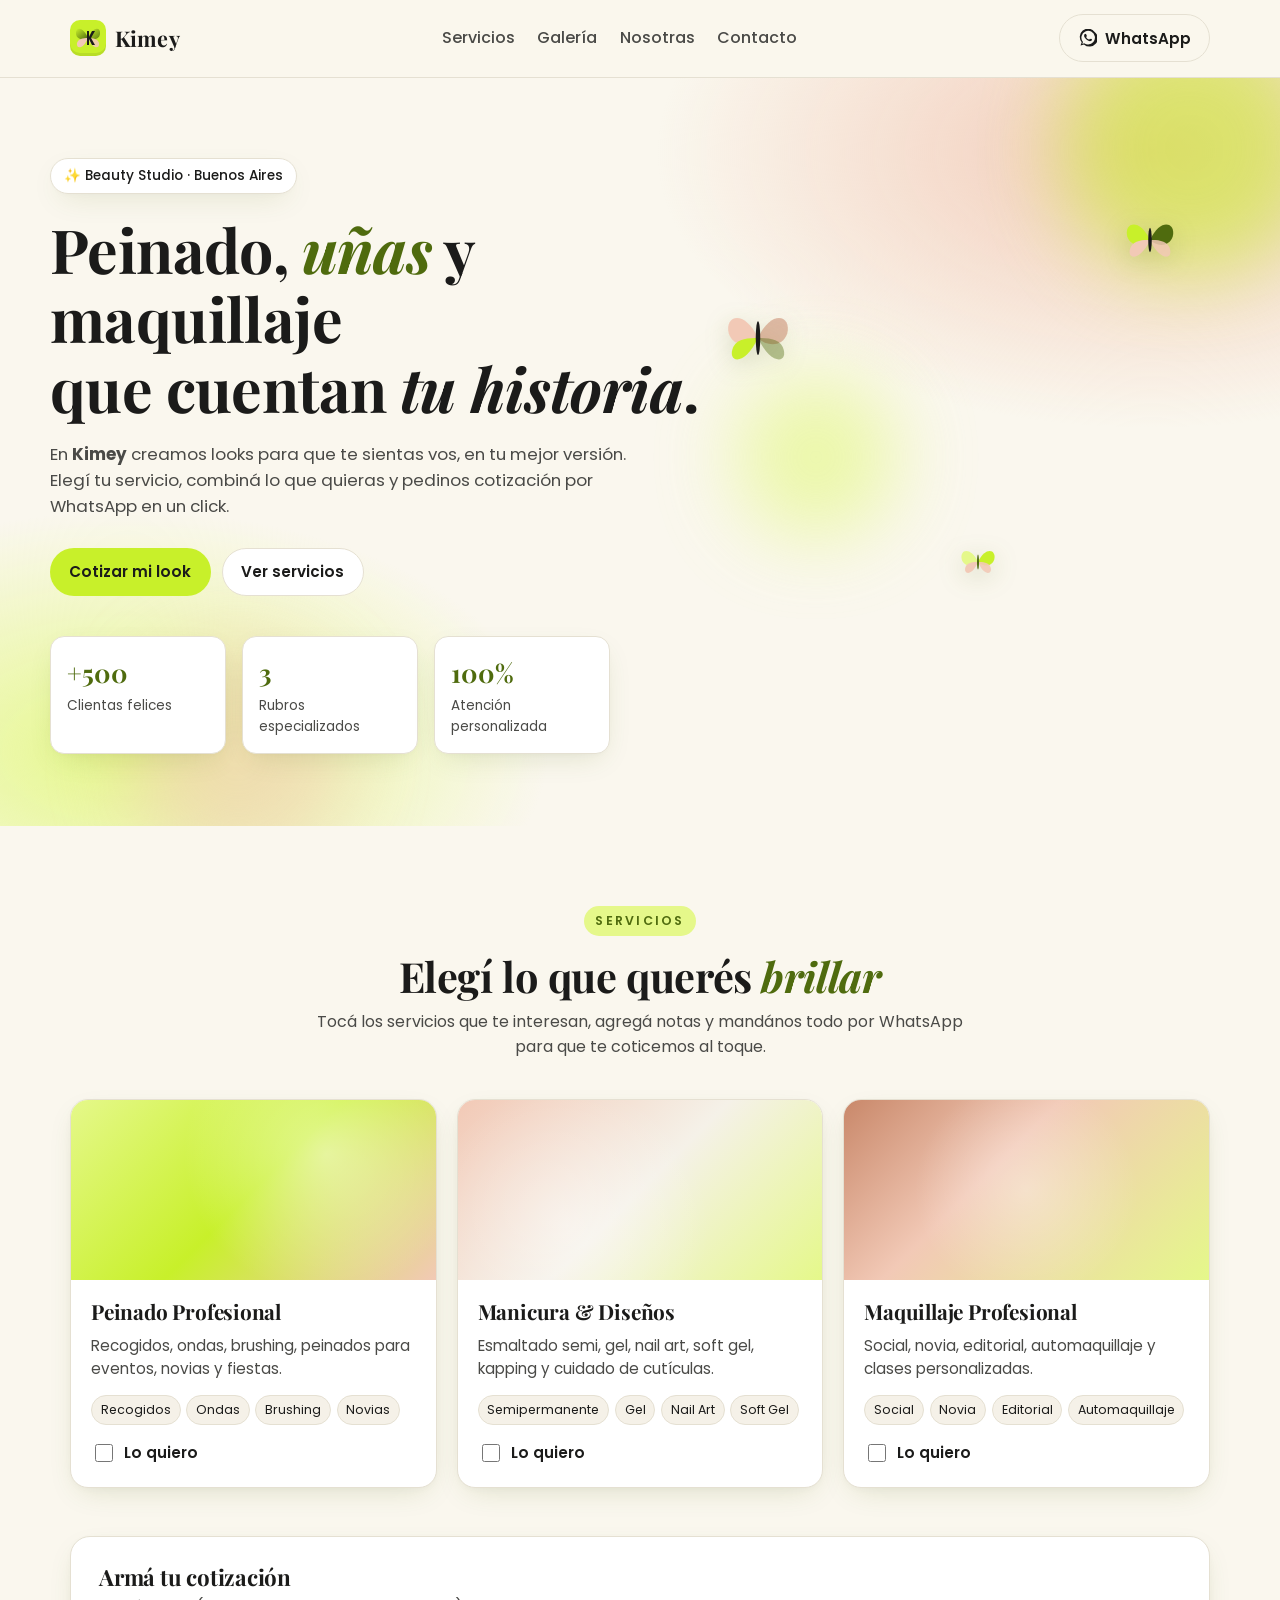
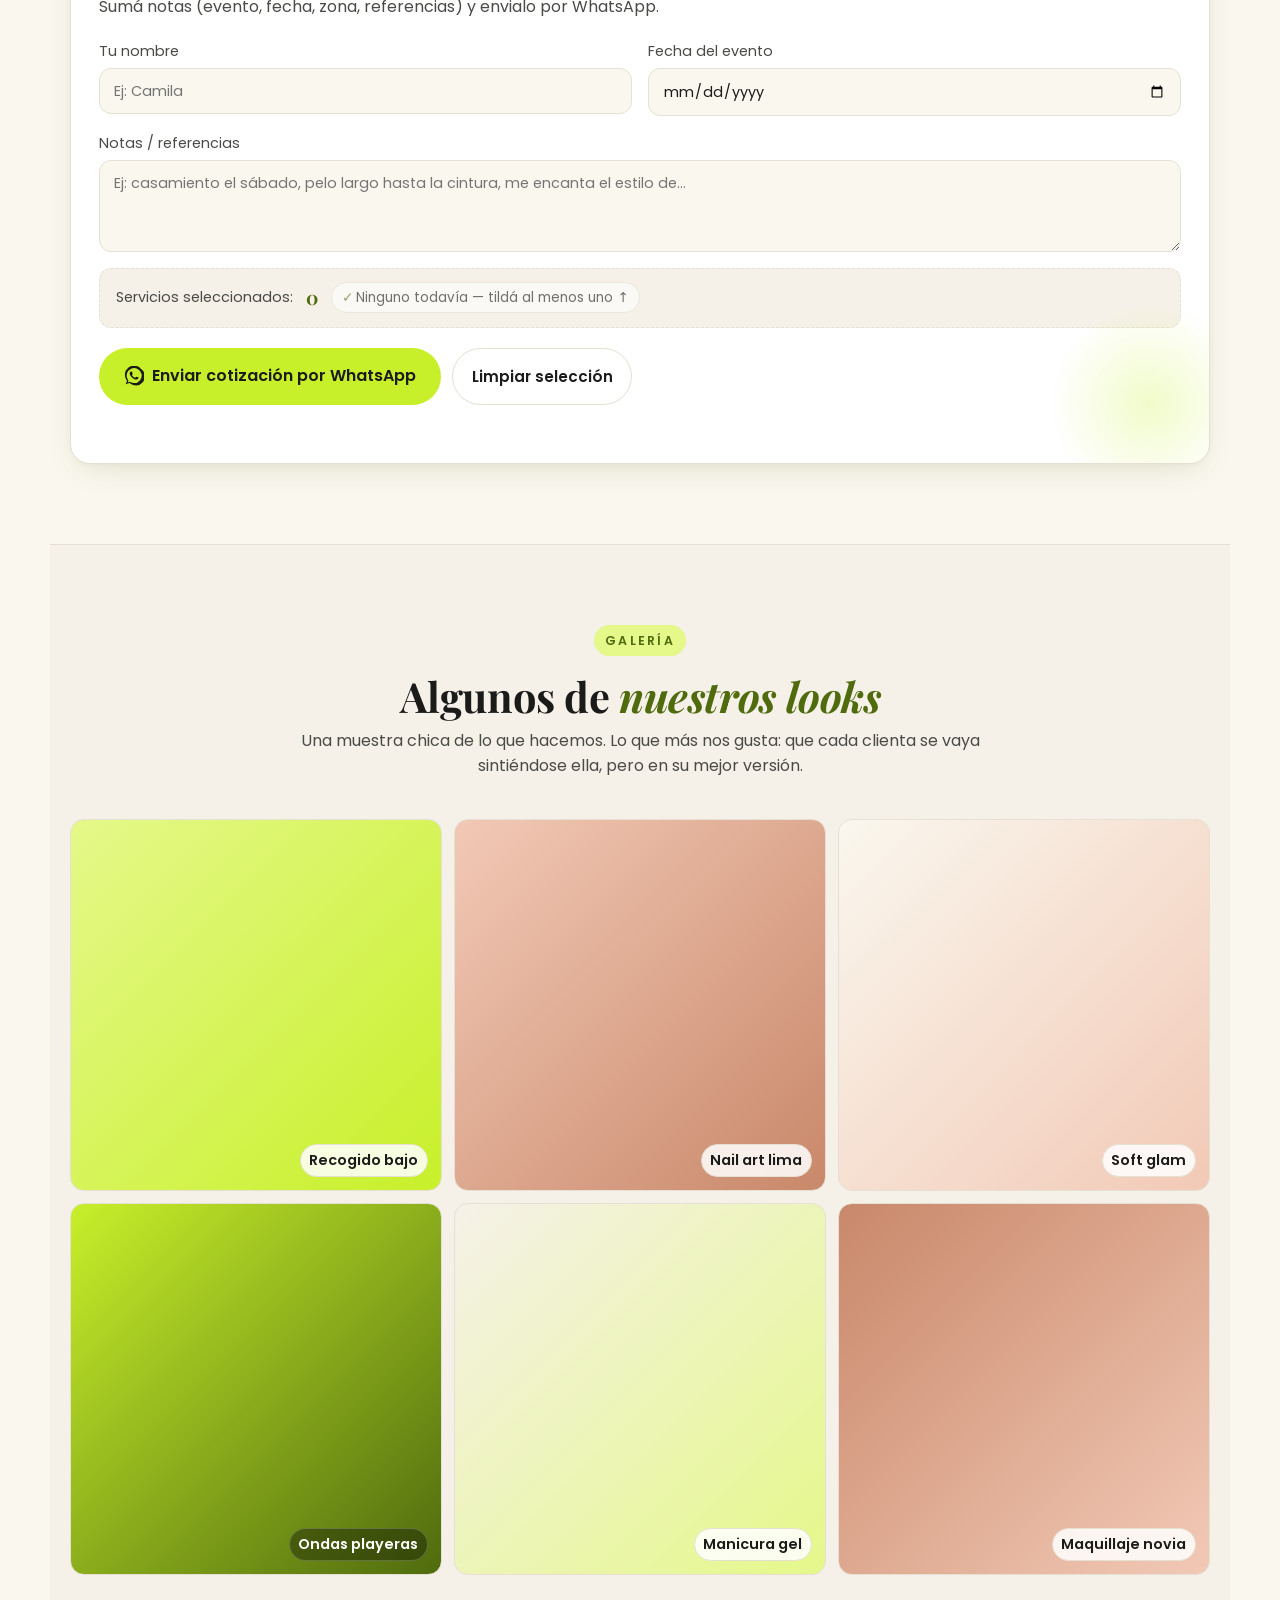
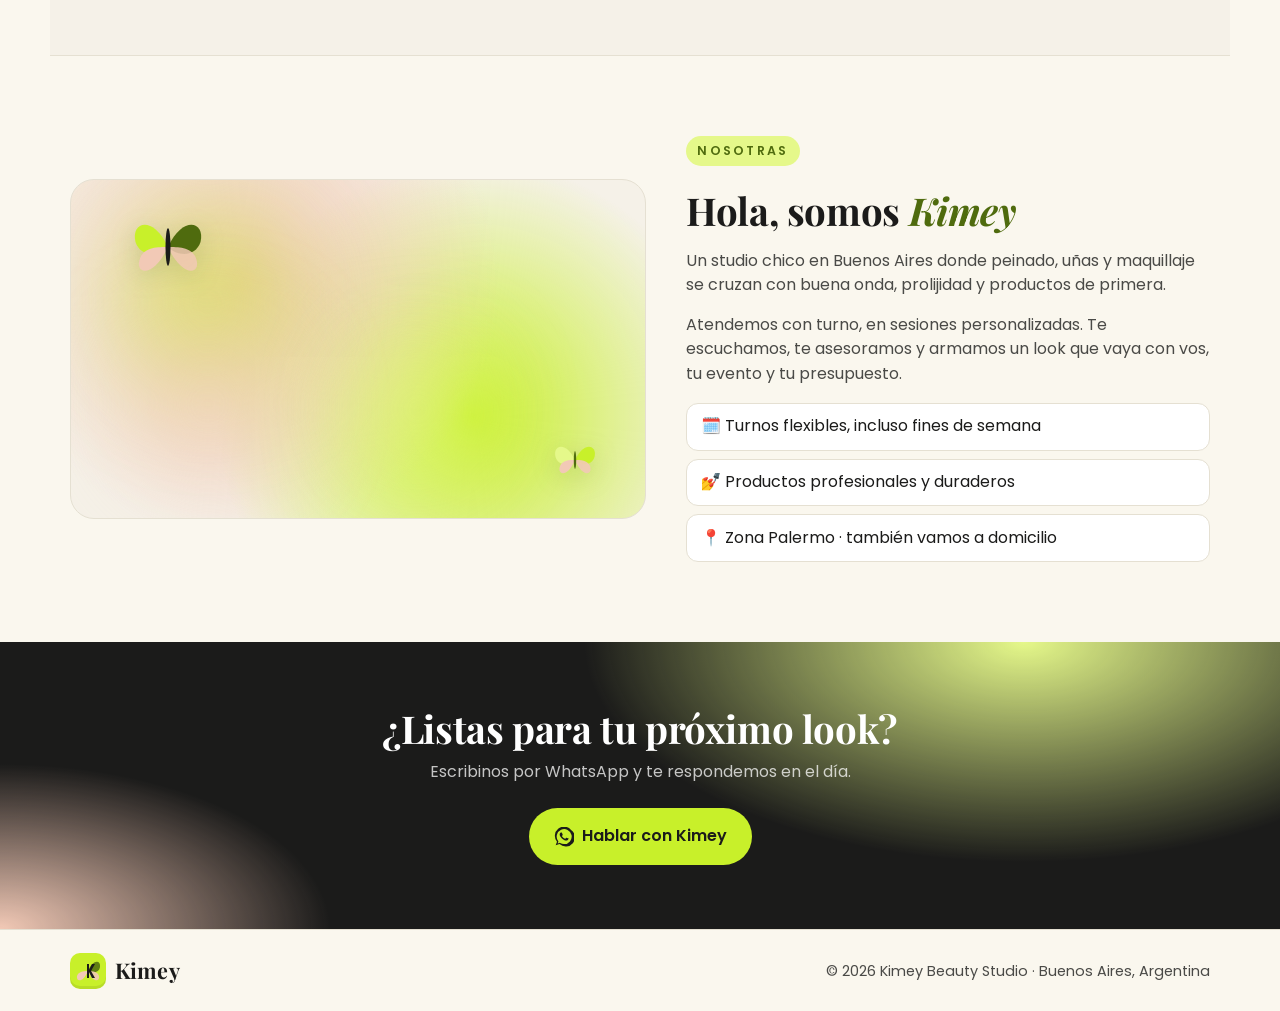
<file: Kimey/index.html>
<!DOCTYPE html>
<html lang="es">
<head>
  <meta charset="UTF-8" />
  <meta name="viewport" content="width=device-width, initial-scale=1.0" />
  <title>Kimey · Peinado, Uñas & Maquillaje</title>
  <meta name="description" content="Kimey - Servicios de peinado, manicura y maquillaje profesional. Pedí tu cotización por WhatsApp." />
  <link rel="preconnect" href="https://fonts.googleapis.com">
  <link rel="preconnect" href="https://fonts.gstatic.com" crossorigin>
  <link href="https://fonts.googleapis.com/css2?family=Playfair+Display:wght@600;700&family=Poppins:wght@300;400;500;600;700&display=swap" rel="stylesheet">
  <link rel="stylesheet" href="styles.css" />
</head>
<body>

  <!-- NAV -->
  <header class="nav">
    <div class="nav__inner">
      <a href="#top" class="brand">
        <span class="brand__logo" aria-hidden="true">
          <!-- Mariposa logo: alas + cuerpo estilizado, formas de 'K' implícitas -->
          <svg viewBox="0 0 64 64" width="32" height="32" class="logo-bf">
            <defs>
              <linearGradient id="logoGrad" x1="0" y1="0" x2="1" y2="1">
                <stop offset="0%" stop-color="#C8F02A"/>
                <stop offset="100%" stop-color="#4F6B0E"/>
              </linearGradient>
            </defs>
            <!-- Ala superior izq -->
            <path d="M32 32 C 22 8, 6 10, 8 24 C 10 36, 22 36, 32 32 Z" fill="url(#logoGrad)"/>
            <!-- Ala superior der -->
            <path d="M32 32 C 42 8, 58 10, 56 24 C 54 36, 42 36, 32 32 Z" fill="url(#logoGrad)" opacity=".85"/>
            <!-- Ala inferior izq -->
            <path d="M32 32 C 22 56, 8 54, 10 42 C 12 34, 22 32, 32 32 Z" fill="#F2C9B6"/>
            <!-- Ala inferior der -->
            <path d="M32 32 C 42 56, 56 54, 54 42 C 52 34, 42 32, 32 32 Z" fill="#F2C9B6" opacity=".9"/>
            <!-- Cuerpo con forma de K -->
            <path d="M30 18 L30 46 L34 46 L34 34 L40 46 L46 46 L38 32 L46 18 L40 18 L34 30 L34 18 Z" fill="#1B1B1A"/>
          </svg>
        </span>
        <span class="brand__name">Kimey</span>
      </a>
      <nav class="nav__links">
        <a href="#servicios">Servicios</a>
        <a href="#galeria">Galería</a>
        <a href="#nosotras">Nosotras</a>
        <a href="#contacto">Contacto</a>
      </nav>
      <a class="btn btn--ghost" href="https://wa.me/5491100000000" target="_blank" rel="noopener">
        <svg viewBox="0 0 24 24" width="18" height="18" aria-hidden="true"><path fill="currentColor" d="M20.5 3.5A11 11 0 0 0 3.6 17.6L2 22l4.6-1.5A11 11 0 1 0 20.5 3.5Zm-8.5 17a8.9 8.9 0 0 1-4.6-1.3l-.3-.2-2.7.9.9-2.6-.2-.3A9 9 0 1 1 12 20.5Zm5-6.7c-.3-.1-1.6-.8-1.9-.9s-.4-.1-.6.1-.7.9-.8 1.1-.3.1-.5 0a7.4 7.4 0 0 1-3.6-3.1c-.3-.5.3-.5.8-1.5a.4.4 0 0 0 0-.4l-.9-2.2c-.2-.5-.4-.4-.6-.4h-.5a1 1 0 0 0-.7.3 3 3 0 0 0-.9 2.2c0 1.3.9 2.5 1.1 2.7s1.9 3 4.7 4.1a4.8 4.8 0 0 0 3 .3 2.5 2.5 0 0 0 1.6-1.4 2 2 0 0 0 .1-1.4c-.1-.1-.2-.2-.5-.3Z"/></svg>
        WhatsApp
      </a>
    </div>
  </header>

  <!-- HERO -->
  <section id="top" class="hero">
    <div class="hero__bg" aria-hidden="true"></div>
    <div class="hero__inner">
      <span class="chip">✨ Beauty Studio · Buenos Aires</span>
      <h1 class="hero__title">
        Peinado, <span class="accent">uñas</span> y maquillaje<br>
        que cuentan <em>tu historia</em>.
      </h1>
      <p class="hero__sub">
        En <strong>Kimey</strong> creamos looks para que te sientas vos, en tu mejor versión.
        Elegí tu servicio, combiná lo que quieras y pedinos cotización por WhatsApp en un click.
      </p>
      <div class="hero__cta">
        <a href="#cotizar" class="btn btn--primary">Cotizar mi look</a>
        <a href="#servicios" class="btn btn--soft">Ver servicios</a>
      </div>
      <div class="hero__stats">
        <div><strong>+500</strong><span>Clientas felices</span></div>
        <div><strong>3</strong><span>Rubros especializados</span></div>
        <div><strong>100%</strong><span>Atención personalizada</span></div>
      </div>
    </div>
    <div class="hero__art" aria-hidden="true">
      <div class="blob blob--1"></div>
      <div class="blob blob--2"></div>
      <div class="blob blob--3"></div>

      <!-- Mariposas flotando -->
      <svg class="bf bf--1" viewBox="0 0 64 64" width="56" height="56">
        <path d="M32 32 C 20 6, 2 12, 6 28 C 10 40, 24 40, 32 32 Z" fill="#C8F02A"/>
        <path d="M32 32 C 44 6, 62 12, 58 28 C 54 40, 40 40, 32 32 Z" fill="#4F6B0E"/>
        <path d="M32 32 C 20 58, 4 54, 10 40 C 14 32, 24 32, 32 32 Z" fill="#F2C9B6"/>
        <path d="M32 32 C 44 58, 60 54, 54 40 C 50 32, 40 32, 32 32 Z" fill="#F2C9B6" opacity=".85"/>
        <ellipse cx="32" cy="32" rx="2" ry="14" fill="#1B1B1A"/>
      </svg>
      <svg class="bf bf--2" viewBox="0 0 64 64" width="40" height="40">
        <path d="M32 32 C 20 6, 2 12, 6 28 C 10 40, 24 40, 32 32 Z" fill="#E5F88A"/>
        <path d="M32 32 C 44 6, 62 12, 58 28 C 54 40, 40 40, 32 32 Z" fill="#C8F02A"/>
        <path d="M32 32 C 22 56, 8 52, 12 40 C 16 32, 24 32, 32 32 Z" fill="#F2C9B6"/>
        <path d="M32 32 C 42 56, 56 52, 52 40 C 48 32, 40 32, 32 32 Z" fill="#F2C9B6" opacity=".9"/>
        <ellipse cx="32" cy="32" rx="1.6" ry="12" fill="#4F6B0E"/>
      </svg>
      <svg class="bf bf--3" viewBox="0 0 64 64" width="72" height="72">
        <path d="M32 32 C 20 6, 2 12, 6 28 C 10 40, 24 40, 32 32 Z" fill="#F2C9B6"/>
        <path d="M32 32 C 44 6, 62 12, 58 28 C 54 40, 40 40, 32 32 Z" fill="#C9886A" opacity=".55"/>
        <path d="M32 32 C 20 58, 4 54, 10 40 C 14 32, 24 32, 32 32 Z" fill="#C8F02A"/>
        <path d="M32 32 C 44 58, 60 54, 54 40 C 50 32, 40 32, 32 32 Z" fill="#4F6B0E" opacity=".4"/>
        <ellipse cx="32" cy="32" rx="2" ry="15" fill="#1B1B1A"/>
      </svg>
    </div>
  </section>

  <!-- SERVICIOS -->
  <section id="servicios" class="section">
    <div class="section__head">
      <span class="eyebrow">Servicios</span>
      <h2>Elegí lo que querés <span class="accent">brillar</span></h2>
      <p>Tocá los servicios que te interesan, agregá notas y mandános todo por WhatsApp para que te coticemos al toque.</p>
    </div>

    <div id="cotizar" class="cards">

      <article class="card" data-cat="Peinado" data-name="Peinado Profesional">
        <div class="card__media card__media--hair"></div>
        <div class="card__body">
          <h3>Peinado Profesional</h3>
          <p>Recogidos, ondas, brushing, peinados para eventos, novias y fiestas.</p>
          <ul class="tags">
            <li>Recogidos</li><li>Ondas</li><li>Brushing</li><li>Novias</li>
          </ul>
          <label class="pick">
            <input type="checkbox" class="svc" value="Peinado Profesional" />
            <span>Lo quiero</span>
          </label>
        </div>
      </article>

      <article class="card" data-cat="Uñas" data-name="Manicura & Diseños">
        <div class="card__media card__media--nails"></div>
        <div class="card__body">
          <h3>Manicura & Diseños</h3>
          <p>Esmaltado semi, gel, nail art, soft gel, kapping y cuidado de cutículas.</p>
          <ul class="tags">
            <li>Semipermanente</li><li>Gel</li><li>Nail Art</li><li>Soft Gel</li>
          </ul>
          <label class="pick">
            <input type="checkbox" class="svc" value="Manicura & Diseños" />
            <span>Lo quiero</span>
          </label>
        </div>
      </article>

      <article class="card" data-cat="Maquillaje" data-name="Maquillaje Profesional">
        <div class="card__media card__media--makeup"></div>
        <div class="card__body">
          <h3>Maquillaje Profesional</h3>
          <p>Social, novia, editorial, automaquillaje y clases personalizadas.</p>
          <ul class="tags">
            <li>Social</li><li>Novia</li><li>Editorial</li><li>Automaquillaje</li>
          </ul>
          <label class="pick">
            <input type="checkbox" class="svc" value="Maquillaje Profesional" />
            <span>Lo quiero</span>
          </label>
        </div>
      </article>

    </div>

    <!-- Form de cotización -->
    <div class="quote">
      <div class="quote__head">
        <h3>Armá tu cotización</h3>
        <p>Sumá notas (evento, fecha, zona, referencias) y envialo por WhatsApp.</p>
      </div>
      <div class="quote__grid">
        <label class="field">
          <span>Tu nombre</span>
          <input id="q-name" type="text" placeholder="Ej: Camila" autocomplete="name">
        </label>
        <label class="field">
          <span>Fecha del evento</span>
          <input id="q-date" type="date">
        </label>
        <label class="field field--full">
          <span>Notas / referencias</span>
          <textarea id="q-notes" rows="3" placeholder="Ej: casamiento el sábado, pelo largo hasta la cintura, me encanta el estilo de..."></textarea>
        </label>
      </div>
      <div class="quote__summary">
        <span>Servicios seleccionados:</span>
        <strong id="q-count">0</strong>
        <ul id="q-list" class="q-list"></ul>
      </div>
      <div class="quote__actions">
        <button id="btn-wsp" class="btn btn--primary btn--lg" type="button">
          <svg viewBox="0 0 24 24" width="20" height="20" aria-hidden="true"><path fill="currentColor" d="M20.5 3.5A11 11 0 0 0 3.6 17.6L2 22l4.6-1.5A11 11 0 1 0 20.5 3.5Zm-8.5 17a8.9 8.9 0 0 1-4.6-1.3l-.3-.2-2.7.9.9-2.6-.2-.3A9 9 0 1 1 12 20.5Zm5-6.7c-.3-.1-1.6-.8-1.9-.9s-.4-.1-.6.1-.7.9-.8 1.1-.3.1-.5 0a7.4 7.4 0 0 1-3.6-3.1c-.3-.5.3-.5.8-1.5a.4.4 0 0 0 0-.4l-.9-2.2c-.2-.5-.4-.4-.6-.4h-.5a1 1 0 0 0-.7.3 3 3 0 0 0-.9 2.2c0 1.3.9 2.5 1.1 2.7s1.9 3 4.7 4.1a4.8 4.8 0 0 0 3 .3 2.5 2.5 0 0 0 1.6-1.4 2 2 0 0 0 .1-1.4c-.1-.1-.2-.2-.5-.3Z"/></svg>
          Enviar cotización por WhatsApp
        </button>
        <button id="btn-clear" class="btn btn--soft" type="button">Limpiar selección</button>
      </div>
      <p id="q-msg" class="quote__msg" role="status" aria-live="polite"></p>
    </div>
  </section>

  <!-- GALERIA -->
  <section id="galeria" class="section section--alt">
    <div class="section__head">
      <span class="eyebrow">Galería</span>
      <h2>Algunos de <span class="accent">nuestros looks</span></h2>
      <p>Una muestra chica de lo que hacemos. Lo que más nos gusta: que cada clienta se vaya sintiéndose ella, pero en su mejor versión.</p>
    </div>
    <div class="gallery">
      <div class="g g--1"><span>Recogido bajo</span></div>
      <div class="g g--2"><span>Nail art lima</span></div>
      <div class="g g--3"><span>Soft glam</span></div>
      <div class="g g--4"><span>Ondas playeras</span></div>
      <div class="g g--5"><span>Manicura gel</span></div>
      <div class="g g--6"><span>Maquillaje novia</span></div>
    </div>
  </section>

  <!-- NOSOTRAS -->
  <section id="nosotras" class="section">
    <div class="about">
      <div class="about__art" aria-hidden="true">
        <div class="blob blob--1"></div>
        <div class="blob blob--2"></div>
        <div class="blob blob--3"></div>

        <!-- Mariposas sobre el panel -->
        <svg class="bf bf--a1" viewBox="0 0 64 64" width="80" height="80">
          <path d="M32 32 C 20 6, 2 12, 6 28 C 10 40, 24 40, 32 32 Z" fill="#C8F02A"/>
          <path d="M32 32 C 44 6, 62 12, 58 28 C 54 40, 40 40, 32 32 Z" fill="#4F6B0E"/>
          <path d="M32 32 C 20 58, 4 54, 10 40 C 14 32, 24 32, 32 32 Z" fill="#F2C9B6"/>
          <path d="M32 32 C 44 58, 60 54, 54 40 C 50 32, 40 32, 32 32 Z" fill="#F2C9B6" opacity=".85"/>
          <ellipse cx="32" cy="32" rx="2" ry="15" fill="#1B1B1A"/>
        </svg>
        <svg class="bf bf--a2" viewBox="0 0 64 64" width="48" height="48">
          <path d="M32 32 C 20 6, 2 12, 6 28 C 10 40, 24 40, 32 32 Z" fill="#E5F88A"/>
          <path d="M32 32 C 44 6, 62 12, 58 28 C 54 40, 40 40, 32 32 Z" fill="#C8F02A"/>
          <path d="M32 32 C 22 56, 8 52, 12 40 C 16 32, 24 32, 32 32 Z" fill="#F2C9B6"/>
          <path d="M32 32 C 42 56, 56 52, 52 40 C 48 32, 40 32, 32 32 Z" fill="#F2C9B6" opacity=".9"/>
          <ellipse cx="32" cy="32" rx="1.6" ry="12" fill="#4F6B0E"/>
        </svg>
      </div>
      <div class="about__text">
        <span class="eyebrow">Nosotras</span>
        <h2>Hola, somos <span class="accent">Kimey</span></h2>
        <p>Un studio chico en Buenos Aires donde peinado, uñas y maquillaje se cruzan con buena onda, prolijidad y productos de primera.</p>
        <p>Atendemos con turno, en sesiones personalizadas. Te escuchamos, te asesoramos y armamos un look que vaya con vos, tu evento y tu presupuesto.</p>
        <ul class="bullets">
          <li>🗓️ Turnos flexibles, incluso fines de semana</li>
          <li>💅 Productos profesionales y duraderos</li>
          <li>📍 Zona Palermo · también vamos a domicilio</li>
        </ul>
      </div>
    </div>
  </section>

  <!-- CTA + CONTACTO -->
  <section id="contacto" class="cta">
    <div class="cta__inner">
      <h2>¿Listas para tu próximo look?</h2>
      <p>Escribinos por WhatsApp y te respondemos en el día.</p>
      <a id="cta-wsp" class="btn btn--primary btn--lg" href="#" target="_blank" rel="noopener">
        <svg viewBox="0 0 24 24" width="20" height="20" aria-hidden="true"><path fill="currentColor" d="M20.5 3.5A11 11 0 0 0 3.6 17.6L2 22l4.6-1.5A11 11 0 1 0 20.5 3.5Zm-8.5 17a8.9 8.9 0 0 1-4.6-1.3l-.3-.2-2.7.9.9-2.6-.2-.3A9 9 0 1 1 12 20.5Zm5-6.7c-.3-.1-1.6-.8-1.9-.9s-.4-.1-.6.1-.7.9-.8 1.1-.3.1-.5 0a7.4 7.4 0 0 1-3.6-3.1c-.3-.5.3-.5.8-1.5a.4.4 0 0 0 0-.4l-.9-2.2c-.2-.5-.4-.4-.6-.4h-.5a1 1 0 0 0-.7.3 3 3 0 0 0-.9 2.2c0 1.3.9 2.5 1.1 2.7s1.9 3 4.7 4.1a4.8 4.8 0 0 0 3 .3 2.5 2.5 0 0 0 1.6-1.4 2 2 0 0 0 .1-1.4c-.1-.1-.2-.2-.5-.3Z"/></svg>
        Hablar con Kimey
      </a>
    </div>
  </section>

  <footer class="footer">
    <div class="footer__inner">
      <div class="brand">
        <span class="brand__logo" aria-hidden="true">
          <svg viewBox="0 0 64 64" width="32" height="32" class="logo-bf">
            <path d="M32 32 C 22 8, 6 10, 8 24 C 10 36, 22 36, 32 32 Z" fill="#C8F02A"/>
            <path d="M32 32 C 42 8, 58 10, 56 24 C 54 36, 42 36, 32 32 Z" fill="#4F6B0E" opacity=".85"/>
            <path d="M32 32 C 22 56, 8 54, 10 42 C 12 34, 22 32, 32 32 Z" fill="#F2C9B6"/>
            <path d="M32 32 C 42 56, 56 54, 54 42 C 52 34, 42 32, 32 32 Z" fill="#F2C9B6" opacity=".9"/>
            <path d="M30 18 L30 46 L34 46 L34 34 L40 46 L46 46 L38 32 L46 18 L40 18 L34 30 L34 18 Z" fill="#1B1B1A"/>
          </svg>
        </span>
        <span class="brand__name">Kimey</span>
      </div>
      <p>© <span id="year"></span> Kimey Beauty Studio · Buenos Aires, Argentina</p>
    </div>
  </footer>

  <script src="app.js"></script>
</body>
</html>
</file>
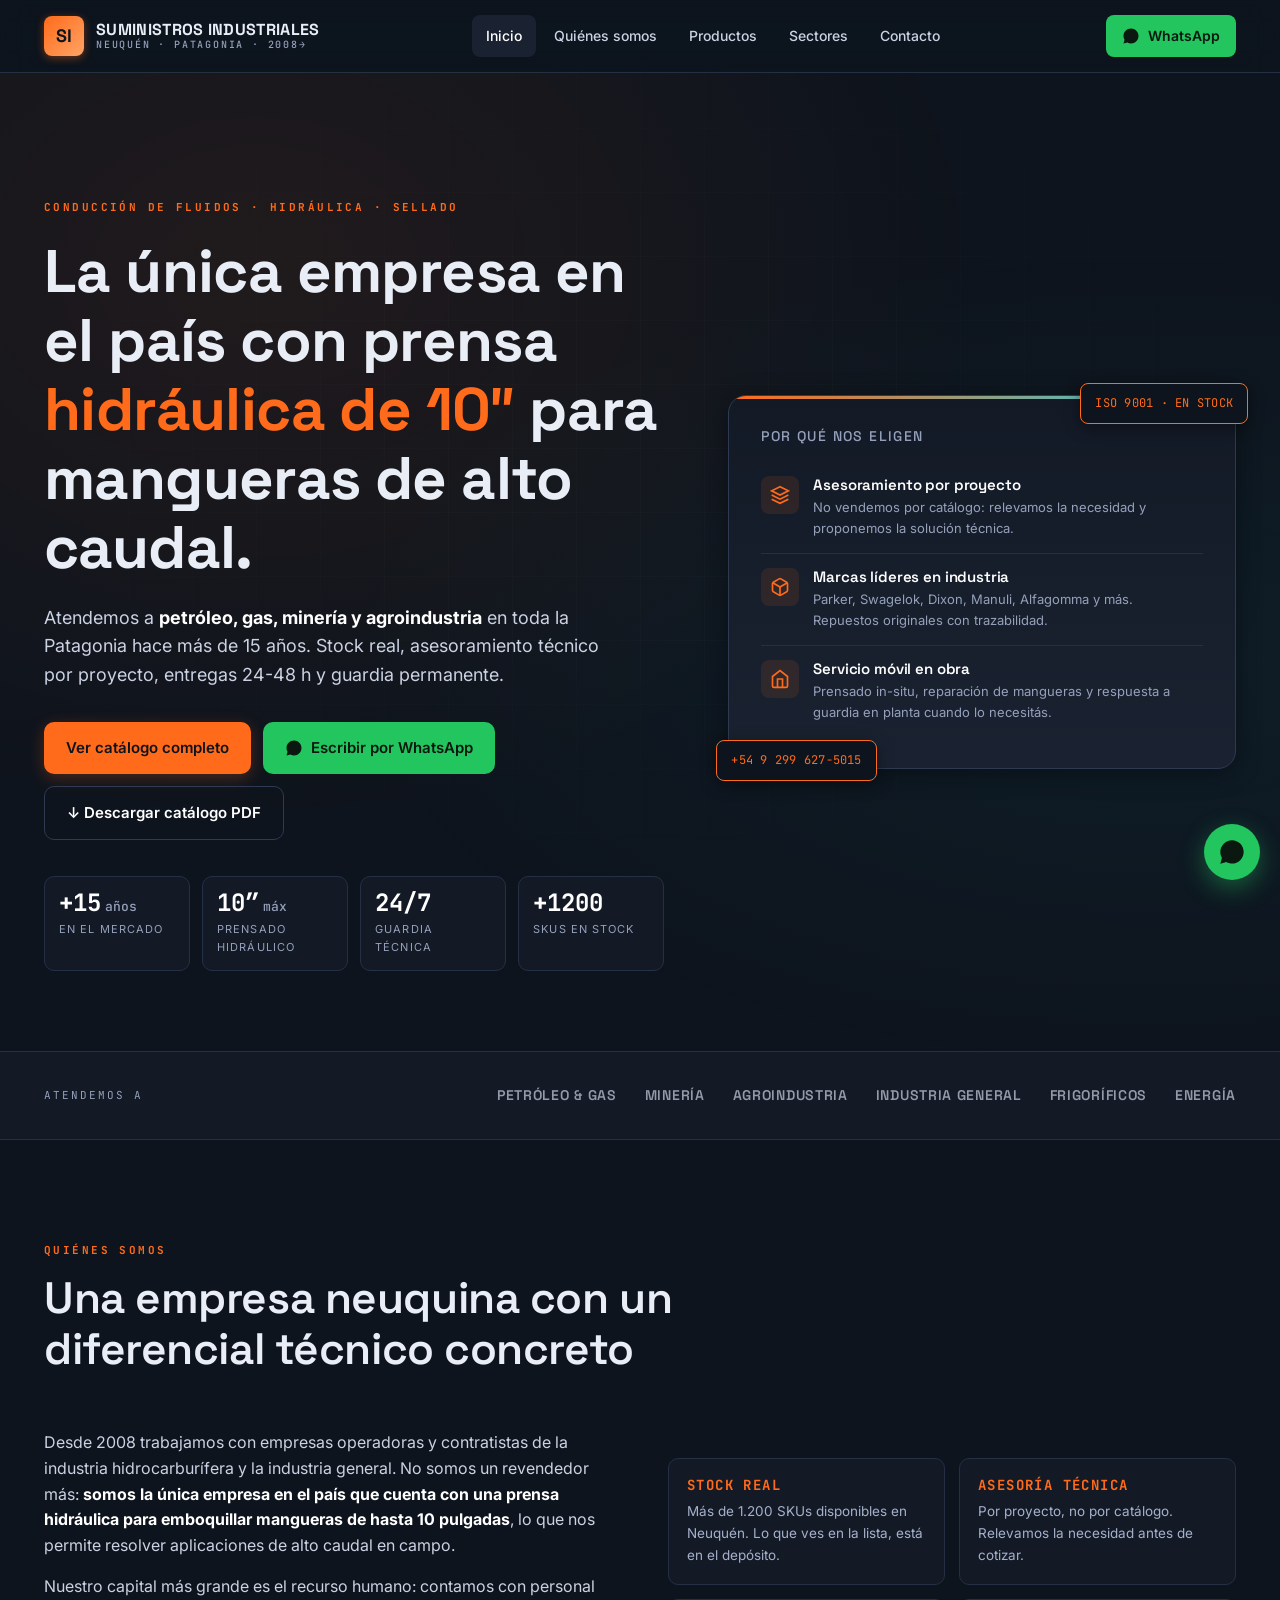
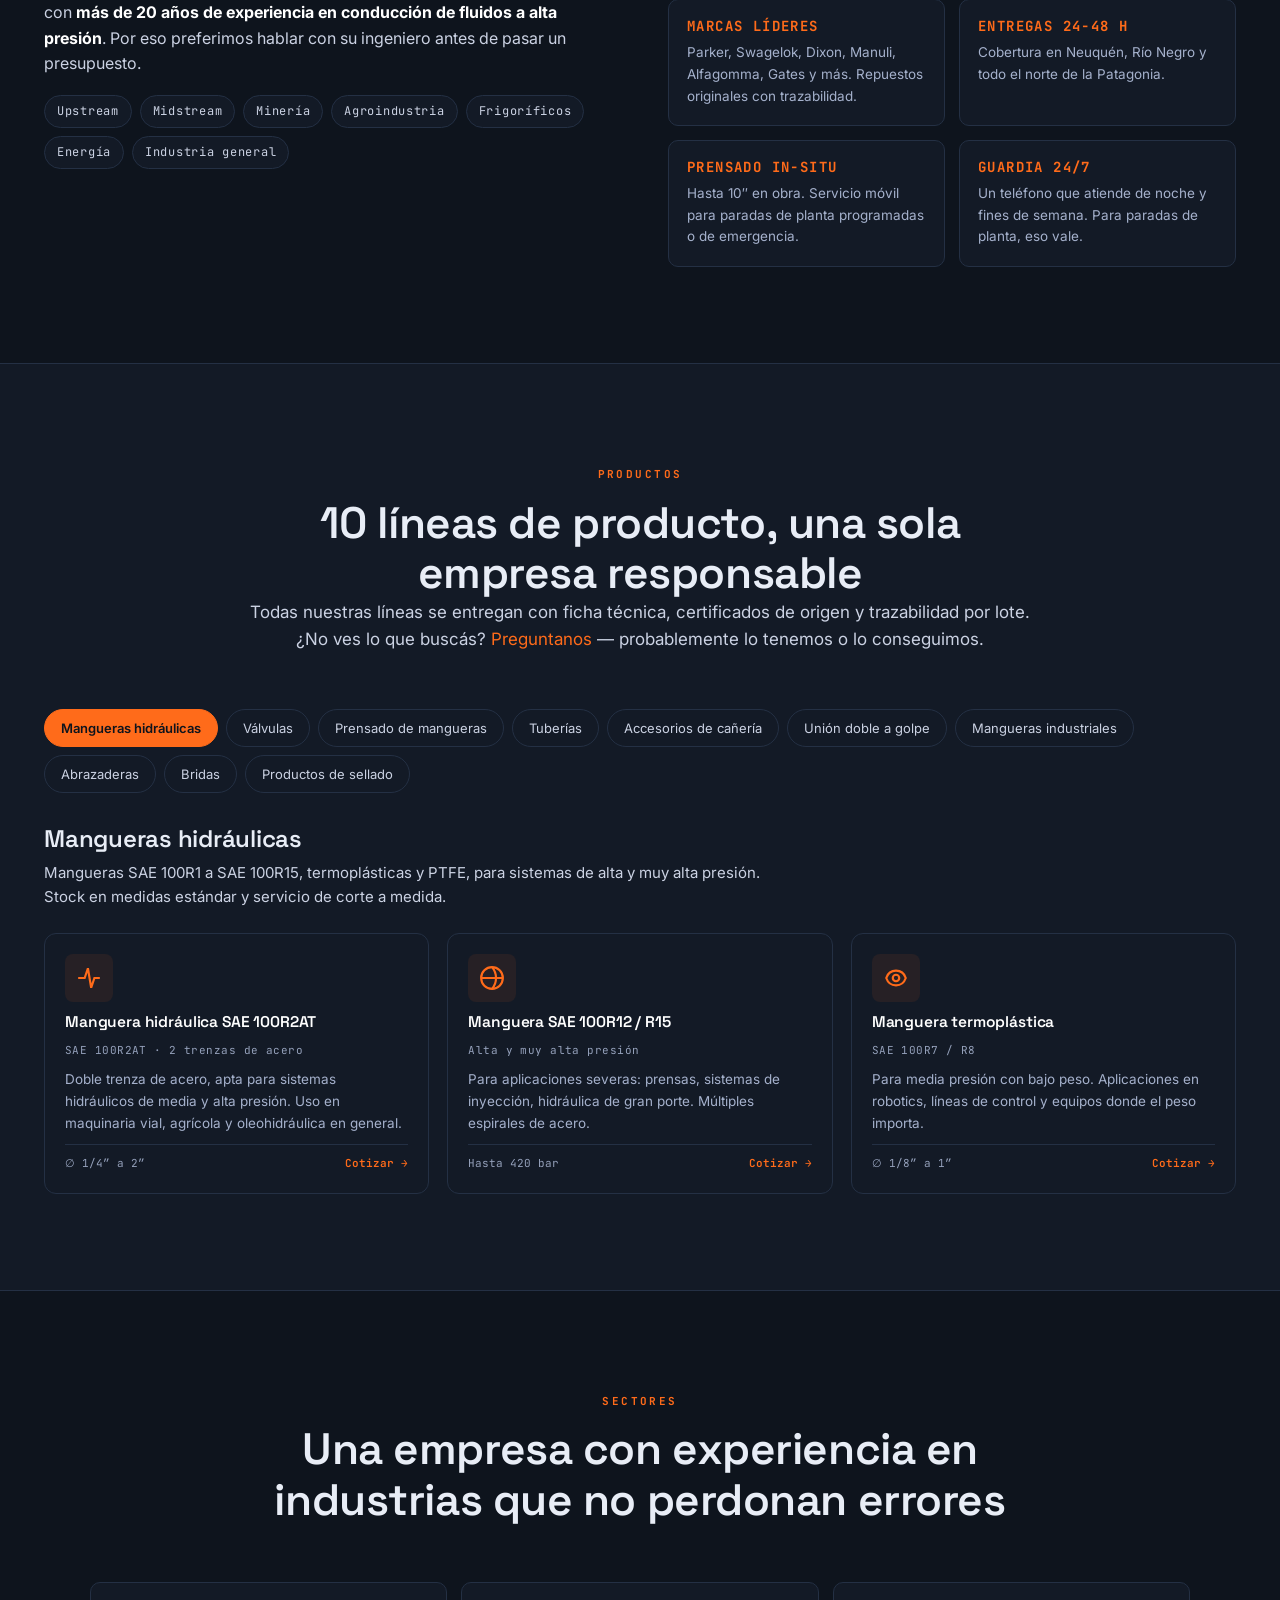
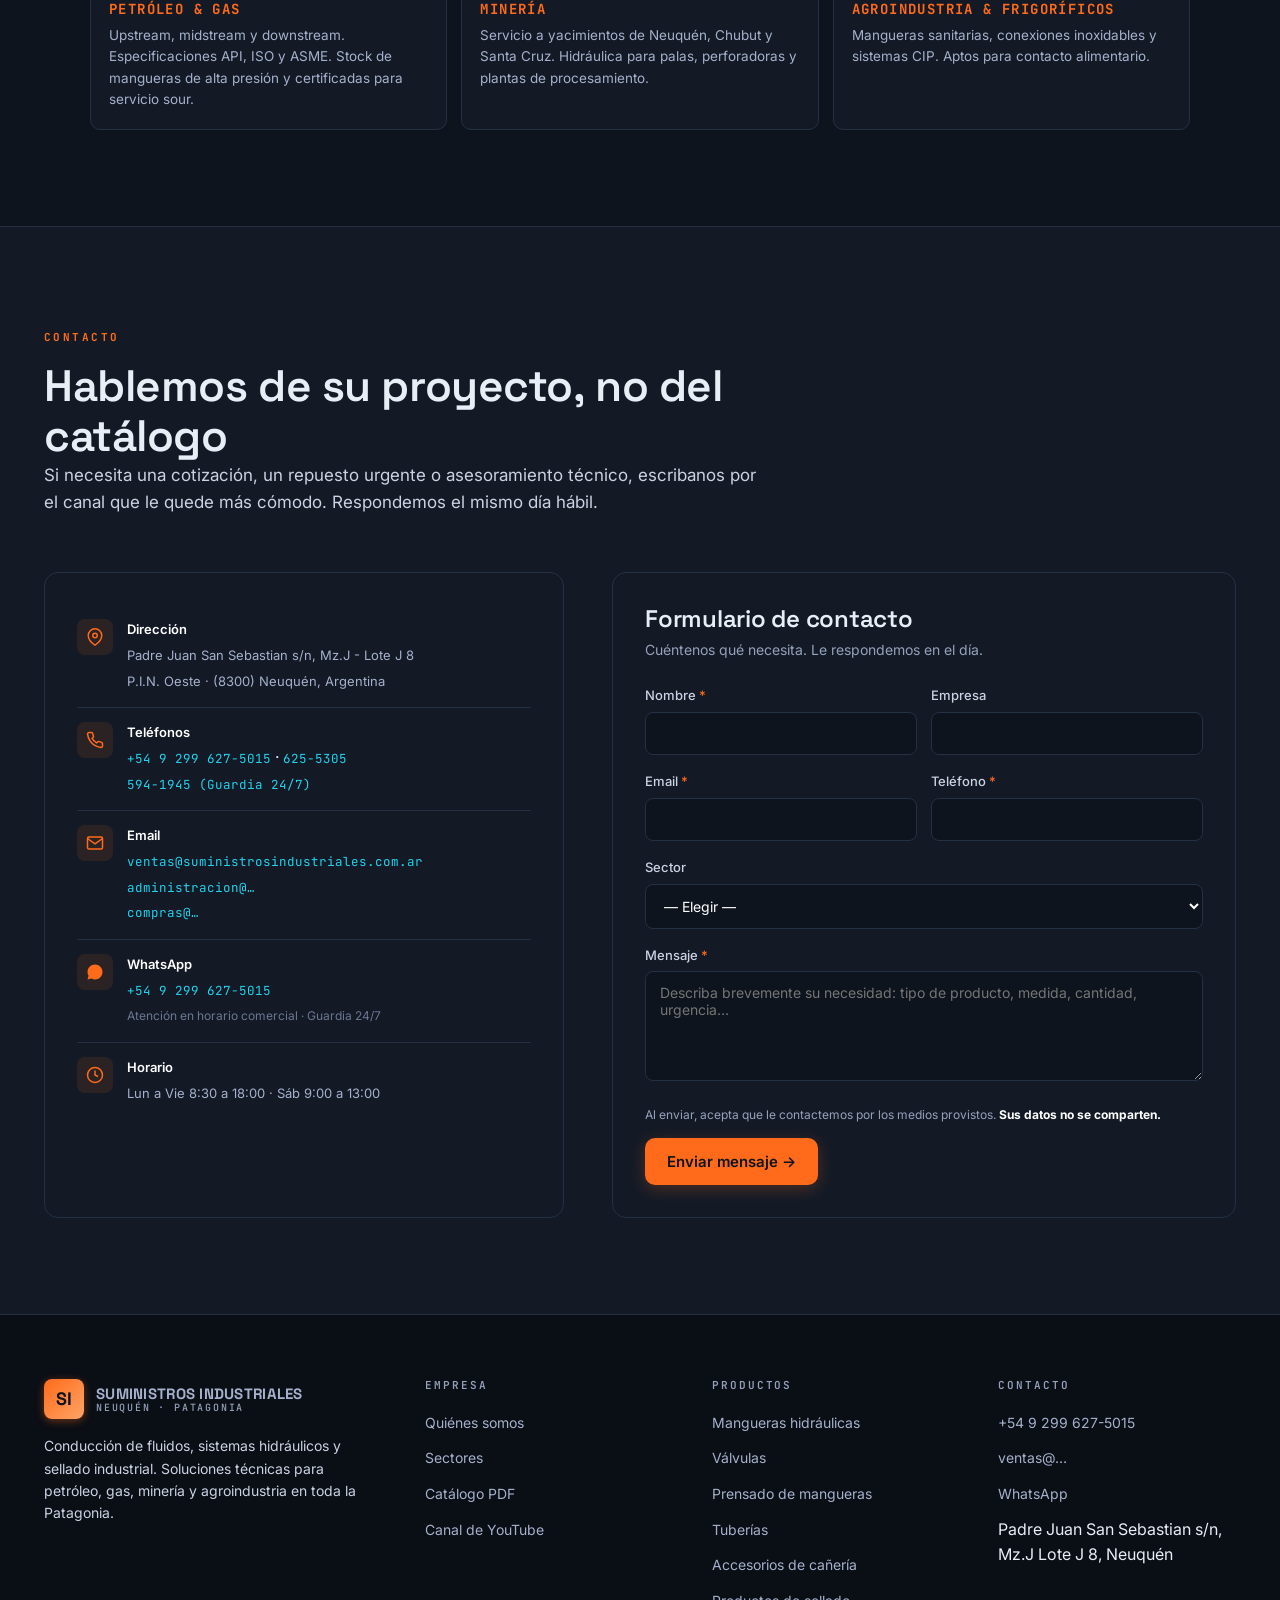
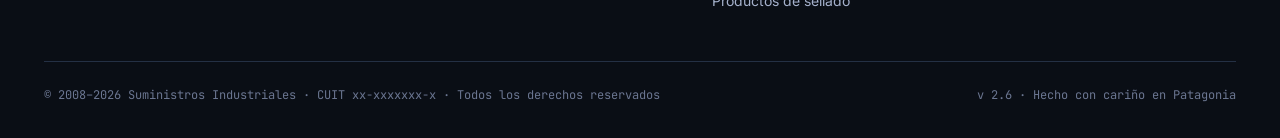
<file: sumi-mockup/index.html>
<!doctype html>
<html lang="es-AR">
<head>
<meta charset="utf-8" />
<meta name="viewport" content="width=device-width,initial-scale=1" />
<title>SUMINISTROS INDUSTRIALES · Soluciones en conducción de fluidos, hidráulica y sellado · Neuquén, Patagonia</title>
<meta name="description" content="Suministros Industriales (Neuquén, Patagonia). Soluciones en conducción de fluidos de alto caudal, mangueras hidráulicas hasta 10&quot;, válvulas, accesorios de cañería, prensado y productos de sellado. +15 años atendiendo a petróleo, gas, minería y agroindustria. Stock real, entregas 24-48 h, guardia técnica 24/7." />
<meta name="keywords" content="suministros industriales Neuquén, mangueras hidráulicas Patagonia, válvulas petroleras, prensado de mangueras, accesorios de cañería, productos de sellado, conducción de fluidos, sistemas hidráulicos" />
<meta name="author" content="Suministros Industriales" />
<meta name="robots" content="index,follow" />
<meta name="theme-color" content="#0e141d" />

<link rel="canonical" href="https://suministrosind.com.ar/" />

<meta property="og:type" content="website" />
<meta property="og:url" content="https://suministrosind.com.ar/" />
<meta property="og:title" content="Suministros Industriales · Conducción de fluidos y sistemas hidráulicos en Patagonia" />
<meta property="og:description" content="La única empresa en el país con prensa hidráulica para emboquillar mangueras de hasta 10&quot;. Atendemos petróleo, gas, minería y agroindustria en toda la Patagonia." />
<meta property="og:image" content="https://suministrosind.com.ar/og-cover.jpg" />
<meta property="og:locale" content="es_AR" />
<meta property="og:site_name" content="Suministros Industriales" />

<meta name="twitter:card" content="summary_large_image" />
<meta name="twitter:title" content="Suministros Industriales · Patagonia" />
<meta name="twitter:description" content="Soluciones en conducción de fluidos, hidráulica y sellado industrial en Neuquén." />

<script type="application/ld+json">
{
  "@context": "https://schema.org",
  "@type": "LocalBusiness",
  "name": "Suministros Industriales",
  "image": "https://suministrosind.com.ar/og-cover.jpg",
  "url": "https://suministrosind.com.ar",
  "telephone": "+54-299-627-5015",
  "email": "ventas@suministrosindustriales.com.ar",
  "priceRange": "$$",
  "address": {
    "@type": "PostalAddress",
    "streetAddress": "Padre Juan San Sebastian s/n, Mz.J - Lote J 8",
    "addressLocality": "Neuquén",
    "addressRegion": "Neuquén",
    "postalCode": "8300",
    "addressCountry": "AR"
  },
  "geo": { "@type": "GeoCoordinates", "latitude": -38.9516, "longitude": -68.0591 },
  "openingHoursSpecification": [
    { "@type": "OpeningHoursSpecification", "dayOfWeek": ["Monday","Tuesday","Wednesday","Thursday","Friday"], "opens": "08:30", "closes": "18:00" },
    { "@type": "OpeningHoursSpecification", "dayOfWeek": "Saturday", "opens": "09:00", "closes": "13:00" }
  ],
  "areaServed": ["Neuquén","Río Negro","Mendoza","Chubut","Santa Cruz","Patagonia"],
  "sameAs": ["https://www.youtube.com/channel/UCKSvke7uwGQ3eznEgADg2Ug"]
}
</script>

<link rel="preconnect" href="https://fonts.googleapis.com" />
<link rel="preconnect" href="https://fonts.gstatic.com" crossorigin />
<link rel="stylesheet" href="https://fonts.googleapis.com/css2?family=Inter:wght@400;500;600;700&family=JetBrains+Mono:wght@400;500;700&family=Space+Grotesk:wght@500;600;700&display=swap" />

<style>
  :root{
    --bg:        #0e141d;
    --bg-2:      #131a26;
    --bg-3:      #1a2231;
    --line:      #243044;
    --line-2:    #2d3a52;
    --text:      #e8edf6;
    --muted:     #95a1bb;
    --muted-2:   #6b7691;
    --accent:    #ff6b1a;     /* naranja industrial */
    --accent-2:  #ff8a3d;
    --accent-ink:#0e141d;
    --cyan:      #22d3ee;
    --green:     #22c55e;
    --warn:      #f59e0b;
    --red:       #ef4444;
    --radius:    12px;
    --radius-sm: 8px;
    --shadow:    0 4px 24px rgba(0,0,0,.4);
    --container: 1240px;
  }
  *{box-sizing:border-box}
  html{scroll-behavior:smooth}
  html,body{margin:0;padding:0;background:var(--bg);color:var(--text);font-family:'Inter',system-ui,-apple-system,Segoe UI,Roboto,sans-serif;line-height:1.6;-webkit-font-smoothing:antialiased;text-rendering:optimizeLegibility}
  body{overflow-x:hidden}
  body::before{
    content:"";position:fixed;inset:0;pointer-events:none;z-index:0;
    background-image:
      linear-gradient(to right, rgba(255,255,255,.014) 1px, transparent 1px),
      linear-gradient(to bottom, rgba(255,255,255,.014) 1px, transparent 1px);
    background-size: 64px 64px;
    mask-image: radial-gradient(ellipse at center, black 30%, transparent 80%);
  }
  a{color:inherit;text-decoration:none}
  a:hover{color:var(--accent)}
  img{max-width:100%;display:block;height:auto}
  h1,h2,h3,h4{font-family:'Space Grotesk','Inter',sans-serif;letter-spacing:-.01em;line-height:1.15;margin:0}
  h1{font-size:clamp(36px,5vw,60px);font-weight:700}
  h2{font-size:clamp(28px,3.6vw,44px);font-weight:600}
  h3{font-size:clamp(20px,2vw,24px);font-weight:600}
  p{margin:0 0 1em;color:#cbd2e3}
  .mono{font-family:'JetBrains Mono',ui-monospace,monospace;letter-spacing:.02em}
  .eyebrow{font-family:'JetBrains Mono',ui-monospace,monospace;font-size:11px;letter-spacing:.22em;text-transform:uppercase;color:var(--accent);font-weight:700}
  .container{max-width:var(--container);margin:0 auto;padding:0 24px;position:relative;z-index:1}
  section{padding:96px 0;position:relative;z-index:1}
  section + section{border-top:1px solid var(--line)}
  .skip-link{position:absolute;left:-9999px;top:8px;background:var(--accent);color:var(--accent-ink);padding:10px 14px;border-radius:6px;z-index:999;font-weight:600}
  .skip-link:focus{left:8px}
  :focus-visible{outline:2px solid var(--accent);outline-offset:3px;border-radius:4px}
  ::selection{background:var(--accent);color:var(--accent-ink)}

  /* ---------- HEADER ---------- */
  .header{position:sticky;top:0;z-index:50;background:rgba(14,20,29,.85);backdrop-filter:saturate(160%) blur(12px);-webkit-backdrop-filter:saturate(160%) blur(12px);border-bottom:1px solid var(--line)}
  .header-inner{display:flex;align-items:center;justify-content:space-between;gap:24px;height:72px}
  .brand{display:flex;align-items:center;gap:12px;font-family:'Space Grotesk',sans-serif;font-weight:700;letter-spacing:.02em}
  .brand-mark{width:40px;height:40px;border-radius:8px;background:linear-gradient(135deg,var(--accent) 0%,#ffa466 100%);display:grid;place-items:center;color:var(--accent-ink);font-weight:700;font-size:18px;box-shadow:0 2px 8px rgba(255,107,26,.4)}
  .brand-text{display:flex;flex-direction:column;line-height:1}
  .brand-text small{font-family:'JetBrains Mono',monospace;font-size:10px;letter-spacing:.18em;color:var(--muted);text-transform:uppercase;margin-top:2px;font-weight:500}
  nav.primary ul{display:flex;align-items:center;gap:4px;list-style:none;margin:0;padding:0}
  nav.primary a{display:block;padding:10px 14px;border-radius:8px;font-size:14px;font-weight:500;color:#cbd2e3;transition:background .15s, color .15s}
  nav.primary a:hover, nav.primary a[aria-current="page"]{background:var(--bg-3);color:#fff}
  .header-cta{display:inline-flex;align-items:center;gap:8px;background:var(--green);color:#0a1810;padding:10px 16px;border-radius:8px;font-weight:600;font-size:14px;transition:transform .15s, box-shadow .15s}
  .header-cta:hover{transform:translateY(-1px);box-shadow:0 6px 16px rgba(34,197,94,.3);color:#0a1810}
  .header-cta svg{width:18px;height:18px}
  .menu-toggle{display:none;background:transparent;border:1px solid var(--line);color:#fff;width:44px;height:44px;border-radius:8px;cursor:pointer;align-items:center;justify-content:center}
  .menu-toggle svg{width:22px;height:22px}
  @media (max-width:920px){
    nav.primary{display:none}
    .menu-toggle{display:flex}
    .header-cta{display:none}
  }
  .mobile-menu{position:fixed;inset:72px 0 0 0;background:var(--bg);padding:24px;border-top:1px solid var(--line);z-index:49;display:none;flex-direction:column;gap:6px}
  .mobile-menu.open{display:flex}
  .mobile-menu a{padding:14px 16px;border-radius:8px;background:var(--bg-2);font-size:15px}
  .mobile-menu .header-cta{display:inline-flex;margin-top:8px;text-align:center;justify-content:center}

  /* ---------- HERO ---------- */
  .hero{position:relative;padding:120px 0 80px;overflow:hidden}
  .hero::before{content:"";position:absolute;inset:0;background:radial-gradient(ellipse at 20% 20%, rgba(255,107,26,.08) 0%, transparent 50%), radial-gradient(ellipse at 90% 60%, rgba(34,211,238,.05) 0%, transparent 50%);pointer-events:none}
  .hero-grid{display:grid;grid-template-columns:1.1fr .9fr;gap:64px;align-items:center}
  @media (max-width:920px){.hero-grid{grid-template-columns:1fr;gap:48px}}
  .hero h1{margin:18px 0 22px}
  .hero h1 .hl{color:var(--accent);position:relative;display:inline-block}
  .hero p.lead{font-size:18px;color:#cbd2e3;max-width:560px;margin-bottom:32px}
  .hero-ctas{display:flex;flex-wrap:wrap;gap:12px;margin-bottom:36px}
  .btn{display:inline-flex;align-items:center;gap:8px;padding:14px 22px;border-radius:10px;font-weight:600;font-size:15px;border:0;cursor:pointer;font-family:inherit;transition:transform .15s, box-shadow .15s, background .15s}
  .btn-primary{background:var(--accent);color:var(--accent-ink);box-shadow:0 4px 16px rgba(255,107,26,.25)}
  .btn-primary:hover{transform:translateY(-1px);box-shadow:0 6px 20px rgba(255,107,26,.4);color:var(--accent-ink)}
  .btn-secondary{background:transparent;color:#fff;border:1px solid var(--line-2)}
  .btn-secondary:hover{background:var(--bg-2);border-color:#3a4866;color:#fff}
  .btn-green{background:var(--green);color:#0a1810}
  .btn-green:hover{transform:translateY(-1px);box-shadow:0 6px 16px rgba(34,197,94,.3);color:#0a1810}
  .hero-stats{display:grid;grid-template-columns:repeat(4,1fr);gap:12px}
  @media (max-width:560px){.hero-stats{grid-template-columns:repeat(2,1fr)}}
  .stat{background:var(--bg-2);border:1px solid var(--line);border-radius:10px;padding:14px}
  .stat .v{font-family:'JetBrains Mono',monospace;font-size:24px;font-weight:700;color:#fff;line-height:1}
  .stat .v small{font-size:13px;color:var(--muted);font-weight:500;margin-left:4px}
  .stat .l{color:var(--muted);font-size:11px;text-transform:uppercase;letter-spacing:.1em;margin-top:6px}
  .hero-visual{position:relative}
  .hero-card{background:linear-gradient(180deg,var(--bg-2) 0%,var(--bg-3) 100%);border:1px solid var(--line-2);border-radius:18px;padding:32px;box-shadow:var(--shadow);position:relative;overflow:hidden}
  .hero-card::before{content:"";position:absolute;top:0;left:0;right:0;height:3px;background:linear-gradient(90deg,var(--accent),var(--cyan))}
  .hero-card h3{font-size:14px;color:var(--muted);font-weight:500;text-transform:uppercase;letter-spacing:.1em;margin-bottom:18px}
  .hero-card .feature{display:flex;align-items:flex-start;gap:14px;padding:14px 0;border-bottom:1px solid var(--line)}
  .hero-card .feature:last-child{border-bottom:0}
  .hero-card .feature .ico{flex:0 0 38px;width:38px;height:38px;border-radius:8px;background:rgba(255,107,26,.1);color:var(--accent);display:grid;place-items:center}
  .hero-card .feature .ico svg{width:20px;height:20px}
  .hero-card .feature h4{font-size:15px;color:#fff;font-weight:600;margin-bottom:4px}
  .hero-card .feature p{margin:0;font-size:13px;color:var(--muted)}
  .floating-tag{position:absolute;background:var(--accent-ink);border:1px solid var(--accent);border-radius:8px;padding:10px 14px;font-family:'JetBrains Mono',monospace;font-size:12px;color:var(--accent);box-shadow:0 4px 16px rgba(0,0,0,.4)}
  .floating-tag.t1{top:-12px;right:-12px}
  .floating-tag.t2{bottom:-12px;left:-12px}

  /* ---------- SECTIONS GENERIC ---------- */
  .section-head{max-width:780px;margin:0 auto 56px;text-align:center}
  .section-head p{font-size:17px}
  .section-head.left{text-align:left;margin-left:0;max-width:720px}

  /* ---------- TRUST BAR ---------- */
  .trust-bar{padding:32px 0;background:var(--bg-2);border-top:1px solid var(--line);border-bottom:1px solid var(--line)}
  .trust-bar-inner{display:flex;align-items:center;justify-content:space-between;gap:24px;flex-wrap:wrap}
  .trust-bar small{font-family:'JetBrains Mono',monospace;font-size:11px;letter-spacing:.18em;text-transform:uppercase;color:var(--muted)}
  .trust-badges{display:flex;align-items:center;gap:28px;flex-wrap:wrap}
  .trust-badges .b{font-family:'Space Grotesk',sans-serif;font-weight:600;color:#cbd2e3;opacity:.7;font-size:14px;letter-spacing:.05em}

  /* ---------- ABOUT / QUIENES SOMOS ---------- */
  .about-grid{display:grid;grid-template-columns:1fr 1fr;gap:56px;align-items:start}
  @media (max-width:920px){.about-grid{grid-template-columns:1fr;gap:32px}}
  .about-grid p{font-size:16px;color:#cbd2e3}
  .pillars{display:grid;grid-template-columns:repeat(2,1fr);gap:14px;margin-top:28px}
  @media (max-width:560px){.pillars{grid-template-columns:1fr}}
  .pillar{background:var(--bg-2);border:1px solid var(--line);border-radius:10px;padding:18px}
  .pillar h4{font-size:14px;color:var(--accent);font-family:'JetBrains Mono',monospace;text-transform:uppercase;letter-spacing:.1em;margin-bottom:8px;font-weight:700}
  .pillar p{margin:0;font-size:13.5px;color:#a5b1cc}
  .sectors{display:flex;flex-wrap:wrap;gap:8px;margin-top:18px}
  .sector{font-family:'JetBrains Mono',monospace;font-size:12px;letter-spacing:.06em;color:#cbd2e3;background:var(--bg-2);border:1px solid var(--line);padding:6px 12px;border-radius:999px}

  /* ---------- CATEGORIES ---------- */
  .cat-tabs{display:flex;flex-wrap:wrap;gap:8px;margin-bottom:32px}
  .cat-tab{padding:10px 16px;background:var(--bg-2);border:1px solid var(--line);border-radius:999px;font-size:13px;color:#cbd2e3;cursor:pointer;font-family:inherit;transition:all .15s}
  .cat-tab:hover{border-color:var(--line-2);color:#fff}
  .cat-tab[aria-selected="true"]{background:var(--accent);color:var(--accent-ink);border-color:var(--accent);font-weight:600}
  .cat-pane{display:none}
  .cat-pane.active{display:block;animation:fade .2s ease-out}
  @keyframes fade{from{opacity:0;transform:translateY(4px)}to{opacity:1;transform:none}}
  .cat-pane-head{margin-bottom:24px}
  .cat-pane-head h3{margin-bottom:8px}
  .cat-pane-head p{font-size:15px;max-width:760px}
  .products-grid{display:grid;grid-template-columns:repeat(3,1fr);gap:18px}
  @media (max-width:920px){.products-grid{grid-template-columns:repeat(2,1fr)}}
  @media (max-width:560px){.products-grid{grid-template-columns:1fr}}
  .product{background:var(--bg-2);border:1px solid var(--line);border-radius:12px;padding:20px;display:flex;flex-direction:column;gap:10px;transition:transform .2s, border-color .2s}
  .product:hover{transform:translateY(-2px);border-color:var(--line-2)}
  .product .icon{width:48px;height:48px;border-radius:8px;background:rgba(255,107,26,.08);color:var(--accent);display:grid;place-items:center}
  .product .icon svg{width:26px;height:26px}
  .product h4{font-size:15.5px;color:#fff;font-weight:600;line-height:1.3}
  .product .meta{font-family:'JetBrains Mono',monospace;font-size:11px;color:var(--muted);letter-spacing:.04em}
  .product p{margin:0;font-size:13.5px;color:#a5b1cc}
  .product .ask{display:flex;align-items:center;justify-content:space-between;margin-top:auto;padding-top:10px;border-top:1px solid var(--line);font-family:'JetBrains Mono',monospace;font-size:11px;color:var(--muted)}
  .product .ask a{color:var(--accent);font-weight:600}

  /* ---------- CONTACT ---------- */
  .contact-grid{display:grid;grid-template-columns:1fr 1.2fr;gap:48px}
  @media (max-width:920px){.contact-grid{grid-template-columns:1fr;gap:32px}}
  .contact-info{background:var(--bg-2);border:1px solid var(--line);border-radius:14px;padding:32px}
  .contact-info .row{display:flex;align-items:flex-start;gap:14px;padding:14px 0;border-bottom:1px solid var(--line)}
  .contact-info .row:last-child{border-bottom:0}
  .contact-info .row .ico{width:36px;height:36px;border-radius:8px;background:rgba(255,107,26,.1);color:var(--accent);display:grid;place-items:center;flex:0 0 36px}
  .contact-info .row .ico svg{width:18px;height:18px}
  .contact-info .row b{display:block;font-size:13px;color:#fff;margin-bottom:2px;font-weight:600}
  .contact-info .row span{font-size:13px;color:#a5b1cc}
  .contact-info .row a{color:var(--cyan);font-family:'JetBrains Mono',monospace;font-size:12.5px}
  .contact-form{background:var(--bg-2);border:1px solid var(--line);border-radius:14px;padding:32px}
  .contact-form h3{margin-bottom:6px}
  .contact-form .sub{font-size:14px;color:var(--muted);margin-bottom:24px}
  .field{margin-bottom:16px}
  .field label{display:block;font-size:13px;color:#cbd2e3;margin-bottom:6px;font-weight:500}
  .field label .req{color:var(--accent)}
  .field input, .field select, .field textarea{
    width:100%;padding:12px 14px;background:var(--bg);border:1px solid var(--line);
    border-radius:8px;color:#fff;font-size:14px;font-family:inherit;transition:border-color .15s, background .15s
  }
  .field input:focus, .field select:focus, .field textarea:focus{outline:none;border-color:var(--accent);background:#0a0f17}
  .field textarea{resize:vertical;min-height:110px}
  .field-row{display:grid;grid-template-columns:1fr 1fr;gap:14px}
  @media (max-width:560px){.field-row{grid-template-columns:1fr}}
  .submit-row{display:flex;align-items:center;justify-content:space-between;gap:14px;margin-top:8px;flex-wrap:wrap}
  .submit-row small{color:var(--muted);font-size:12px}
  .submit-row small b{color:#fff}
  .form-ok{display:none;background:rgba(34,197,94,.1);border:1px solid rgba(34,197,94,.4);color:#86efac;padding:14px;border-radius:8px;font-size:14px;margin-top:12px}
  .form-ok.show{display:block}

  /* ---------- FOOTER ---------- */
  .footer{background:#0a0e15;border-top:1px solid var(--line);padding:64px 0 32px}
  .footer-grid{display:grid;grid-template-columns:1.4fr 1fr 1fr 1fr;gap:48px;margin-bottom:48px}
  @media (max-width:920px){.footer-grid{grid-template-columns:1fr 1fr;gap:32px}}
  @media (max-width:560px){.footer-grid{grid-template-columns:1fr}}
  .footer h4{font-family:'JetBrains Mono',monospace;font-size:11px;letter-spacing:.18em;text-transform:uppercase;color:var(--muted);margin-bottom:18px;font-weight:600}
  .footer ul{list-style:none;padding:0;margin:0;display:flex;flex-direction:column;gap:10px}
  .footer a{font-size:14px;color:#a5b1cc}
  .footer a:hover{color:var(--accent)}
  .footer .legal{display:flex;align-items:center;justify-content:space-between;gap:16px;padding-top:24px;border-top:1px solid var(--line);color:var(--muted-2);font-size:12px;font-family:'JetBrains Mono',monospace;flex-wrap:wrap}
  .wa-fab{position:fixed;right:20px;bottom:20px;width:56px;height:56px;border-radius:50%;background:var(--green);color:#0a1810;display:grid;place-items:center;box-shadow:0 8px 24px rgba(34,197,94,.4);z-index:40;transition:transform .15s}
  .wa-fab:hover{transform:scale(1.05);color:#0a1810}
  .wa-fab svg{width:28px;height:28px}

  /* ---------- A11Y ---------- */
  .sr-only{position:absolute;width:1px;height:1px;padding:0;margin:-1px;overflow:hidden;clip:rect(0,0,0,0);white-space:nowrap;border:0}
  @media (prefers-reduced-motion: reduce){
    *{animation-duration:.01ms !important;transition-duration:.01ms !important;scroll-behavior:auto}
  }
</style>
</head>
<body>
<a href="#main" class="skip-link">Saltar al contenido</a>

<header class="header" role="banner">
  <div class="container header-inner">
    <a href="#" class="brand" aria-label="Suministros Industriales · Inicio">
      <div class="brand-mark" aria-hidden="true">SI</div>
      <div class="brand-text">
        <span>SUMINISTROS INDUSTRIALES</span>
        <small>Neuquén · Patagonia · 2008→</small>
      </div>
    </a>
    <nav class="primary" aria-label="Navegación principal">
      <ul>
        <li><a href="#inicio" aria-current="page">Inicio</a></li>
        <li><a href="#quienes">Quiénes somos</a></li>
        <li><a href="#productos">Productos</a></li>
        <li><a href="#sectores">Sectores</a></li>
        <li><a href="#contacto">Contacto</a></li>
      </ul>
    </nav>
    <a class="header-cta" href="https://wa.me/5492996275015?text=Hola%2C%20necesito%20asesoramiento%20t%C3%A9cnico" aria-label="Escribir por WhatsApp">
      <svg viewBox="0 0 24 24" fill="currentColor" aria-hidden="true"><path d="M17.5 14.4c-.3-.1-1.6-.8-1.9-.9-.2-.1-.4-.1-.6.1-.2.3-.7.9-.9 1.1-.2.2-.3.2-.6.1-1.7-.8-2.8-1.5-3.9-3.4-.3-.5.3-.5.8-1.6.1-.2 0-.3 0-.4 0-.1-.6-1.5-.8-2-.2-.5-.4-.4-.6-.4h-.5c-.2 0-.4 0-.7.3-.2.3-.9.9-.9 2.2 0 1.3 1 2.5 1.1 2.7.1.2 1.9 2.9 4.6 4.1 1.6.7 2.2.8 3 .6.5-.1 1.6-.6 1.8-1.3.2-.6.2-1.2.2-1.3-.1-.2-.3-.2-.5-.3zM12 2C6.5 2 2 6.5 2 12c0 1.8.5 3.5 1.4 5L2 22l5.2-1.4c1.4.8 3.1 1.3 4.8 1.3 5.5 0 10-4.5 10-10S17.5 2 12 2z"/></svg>
      WhatsApp
    </a>
    <button class="menu-toggle" aria-expanded="false" aria-controls="mobile-menu" aria-label="Abrir menú">
      <svg viewBox="0 0 24 24" fill="none" stroke="currentColor" stroke-width="2" aria-hidden="true"><path d="M3 6h18M3 12h18M3 18h18"/></svg>
    </button>
  </div>
  <div id="mobile-menu" class="mobile-menu" role="dialog" aria-label="Menú móvil">
    <a href="#inicio">Inicio</a>
    <a href="#quienes">Quiénes somos</a>
    <a href="#productos">Productos</a>
    <a href="#sectores">Sectores</a>
    <a href="#contacto">Contacto</a>
    <a class="header-cta" href="https://wa.me/5492996275015">WhatsApp directo</a>
  </div>
</header>

<main id="main">

<!-- ============== HERO ============== -->
<section class="hero" id="inicio" aria-labelledby="hero-title">
  <div class="container">
    <div class="hero-grid">
      <div>
        <span class="eyebrow">Conducción de fluidos · Hidráulica · Sellado</span>
        <h1 id="hero-title">La única empresa en el país con prensa <span class="hl">hidráulica de 10″</span> para mangueras de alto caudal.</h1>
        <p class="lead">Atendemos a <strong style="color:#fff">petróleo, gas, minería y agroindustria</strong> en toda la Patagonia hace más de 15 años. Stock real, asesoramiento técnico por proyecto, entregas 24-48 h y guardia permanente.</p>
        <div class="hero-ctas">
          <a class="btn btn-primary" href="#productos">Ver catálogo completo</a>
          <a class="btn btn-green" href="https://wa.me/5492996275015?text=Hola%2C%20necesito%20asesoramiento%20t%C3%A9cnico">
            <svg viewBox="0 0 24 24" fill="currentColor" width="18" height="18" aria-hidden="true"><path d="M17.5 14.4c-.3-.1-1.6-.8-1.9-.9-.2-.1-.4-.1-.6.1-.2.3-.7.9-.9 1.1-.2.2-.3.2-.6.1-1.7-.8-2.8-1.5-3.9-3.4-.3-.5.3-.5.8-1.6.1-.2 0-.3 0-.4 0-.1-.6-1.5-.8-2-.2-.5-.4-.4-.6-.4h-.5c-.2 0-.4 0-.7.3-.2.3-.9.9-.9 2.2 0 1.3 1 2.5 1.1 2.7.1.2 1.9 2.9 4.6 4.1 1.6.7 2.2.8 3 .6.5-.1 1.6-.6 1.8-1.3.2-.6.2-1.2.2-1.3-.1-.2-.3-.2-.5-.3zM12 2C6.5 2 2 6.5 2 12c0 1.8.5 3.5 1.4 5L2 22l5.2-1.4c1.4.8 3.1 1.3 4.8 1.3 5.5 0 10-4.5 10-10S17.5 2 12 2z"/></svg>
            Escribir por WhatsApp
          </a>
          <a class="btn btn-secondary" href="https://drive.google.com/file/d/1vmLrnJU4iyVwWzM5G3T4JyoflPduNH3p/view?usp=sharing" target="_blank" rel="noopener">↓ Descargar catálogo PDF</a>
        </div>
        <div class="hero-stats" role="list">
          <div class="stat" role="listitem"><div class="v">+15<small>años</small></div><div class="l">en el mercado</div></div>
          <div class="stat" role="listitem"><div class="v">10″<small>máx</small></div><div class="l">prensado hidráulico</div></div>
          <div class="stat" role="listitem"><div class="v">24/7</div><div class="l">guardia técnica</div></div>
          <div class="stat" role="listitem"><div class="v">+1200</div><div class="l">SKUs en stock</div></div>
        </div>
      </div>

      <div class="hero-visual" aria-hidden="false">
        <div class="hero-card">
          <h3>Por qué nos eligen</h3>
          <div class="feature">
            <div class="ico">
              <svg viewBox="0 0 24 24" fill="none" stroke="currentColor" stroke-width="2"><path d="M12 2L2 7l10 5 10-5-10-5zM2 17l10 5 10-5M2 12l10 5 10-5"/></svg>
            </div>
            <div>
              <h4>Asesoramiento por proyecto</h4>
              <p>No vendemos por catálogo: relevamos la necesidad y proponemos la solución técnica.</p>
            </div>
          </div>
          <div class="feature">
            <div class="ico">
              <svg viewBox="0 0 24 24" fill="none" stroke="currentColor" stroke-width="2"><path d="M21 16V8a2 2 0 00-1-1.73l-7-4a2 2 0 00-2 0l-7 4A2 2 0 003 8v8a2 2 0 001 1.73l7 4a2 2 0 002 0l7-4A2 2 0 0021 16z"/><polyline points="3.27 6.96 12 12.01 20.73 6.96"/><line x1="12" y1="22.08" x2="12" y2="12"/></svg>
            </div>
            <div>
              <h4>Marcas líderes en industria</h4>
              <p>Parker, Swagelok, Dixon, Manuli, Alfagomma y más. Repuestos originales con trazabilidad.</p>
            </div>
          </div>
          <div class="feature">
            <div class="ico">
              <svg viewBox="0 0 24 24" fill="none" stroke="currentColor" stroke-width="2"><path d="M3 9l9-7 9 7v11a2 2 0 01-2 2H5a2 2 0 01-2-2z"/><polyline points="9 22 9 12 15 12 15 22"/></svg>
            </div>
            <div>
              <h4>Servicio móvil en obra</h4>
              <p>Prensado in-situ, reparación de mangueras y respuesta a guardia en planta cuando lo necesitás.</p>
            </div>
          </div>
        </div>
        <div class="floating-tag t1 mono">ISO 9001 · EN STOCK</div>
        <div class="floating-tag t2 mono">+54 9 299 627-5015</div>
      </div>
    </div>
  </div>
</section>

<!-- ============== TRUST BAR ============== -->
<div class="trust-bar" aria-label="Sectores que atendemos">
  <div class="container trust-bar-inner">
    <small>Atendemos a</small>
    <div class="trust-badges">
      <span class="b">PETRÓLEO &amp; GAS</span>
      <span class="b">MINERÍA</span>
      <span class="b">AGROINDUSTRIA</span>
      <span class="b">INDUSTRIA GENERAL</span>
      <span class="b">FRIGORÍFICOS</span>
      <span class="b">ENERGÍA</span>
    </div>
  </div>
</div>

<!-- ============== QUIENES SOMOS ============== -->
<section id="quienes" aria-labelledby="qs-title">
  <div class="container">
    <div class="section-head left">
      <span class="eyebrow">Quiénes somos</span>
      <h2 id="qs-title" style="margin-top:12px">Una empresa neuquina con un diferencial técnico concreto</h2>
    </div>

    <div class="about-grid">
      <div>
        <p>Desde 2008 trabajamos con empresas operadoras y contratistas de la industria hidrocarburífera y la industria general. No somos un revendedor más: <strong style="color:#fff">somos la única empresa en el país que cuenta con una prensa hidráulica para emboquillar mangueras de hasta 10 pulgadas</strong>, lo que nos permite resolver aplicaciones de alto caudal en campo.</p>
        <p>Nuestro capital más grande es el recurso humano: contamos con personal con <strong style="color:#fff">más de 20 años de experiencia en conducción de fluidos a alta presión</strong>. Por eso preferimos hablar con su ingeniero antes de pasar un presupuesto.</p>
        <div class="sectors" aria-label="Sectores atendidos">
          <span class="sector">Upstream</span>
          <span class="sector">Midstream</span>
          <span class="sector">Minería</span>
          <span class="sector">Agroindustria</span>
          <span class="sector">Frigoríficos</span>
          <span class="sector">Energía</span>
          <span class="sector">Industria general</span>
        </div>
      </div>
      <div>
        <div class="pillars">
          <div class="pillar">
            <h4>Stock real</h4>
            <p>Más de 1.200 SKUs disponibles en Neuquén. Lo que ves en la lista, está en el depósito.</p>
          </div>
          <div class="pillar">
            <h4>Asesoría técnica</h4>
            <p>Por proyecto, no por catálogo. Relevamos la necesidad antes de cotizar.</p>
          </div>
          <div class="pillar">
            <h4>Marcas líderes</h4>
            <p>Parker, Swagelok, Dixon, Manuli, Alfagomma, Gates y más. Repuestos originales con trazabilidad.</p>
          </div>
          <div class="pillar">
            <h4>Entregas 24-48 h</h4>
            <p>Cobertura en Neuquén, Río Negro y todo el norte de la Patagonia.</p>
          </div>
          <div class="pillar">
            <h4>Prensado in-situ</h4>
            <p>Hasta 10″ en obra. Servicio móvil para paradas de planta programadas o de emergencia.</p>
          </div>
          <div class="pillar">
            <h4>Guardia 24/7</h4>
            <p>Un teléfono que atiende de noche y fines de semana. Para paradas de planta, eso vale.</p>
          </div>
        </div>
      </div>
    </div>
  </div>
</section>

<!-- ============== PRODUCTOS / CATEGORÍAS ============== -->
<section id="productos" aria-labelledby="prod-title" style="background:var(--bg-2)">
  <div class="container">
    <div class="section-head">
      <span class="eyebrow">Productos</span>
      <h2 id="prod-title" style="margin-top:12px">10 líneas de producto, una sola empresa responsable</h2>
      <p>Todas nuestras líneas se entregan con ficha técnica, certificados de origen y trazabilidad por lote. ¿No ves lo que buscás? <a href="#contacto" style="color:var(--accent)">Preguntanos</a> — probablemente lo tenemos o lo conseguimos.</p>
    </div>

    <div class="cat-tabs" role="tablist" aria-label="Categorías de productos">
      <button class="cat-tab" role="tab" aria-selected="true" aria-controls="p-mang" id="t-mang" data-target="p-mang">Mangueras hidráulicas</button>
      <button class="cat-tab" role="tab" aria-selected="false" aria-controls="p-valv" id="t-valv" data-target="p-valv">Válvulas</button>
      <button class="cat-tab" role="tab" aria-selected="false" aria-controls="p-pren" id="t-pren" data-target="p-pren">Prensado de mangueras</button>
      <button class="cat-tab" role="tab" aria-selected="false" aria-controls="p-tub" id="t-tub" data-target="p-tub">Tuberías</button>
      <button class="cat-tab" role="tab" aria-selected="false" aria-controls="p-acc" id="t-acc" data-target="p-acc">Accesorios de cañería</button>
      <button class="cat-tab" role="tab" aria-selected="false" aria-controls="p-udg" id="t-udg" data-target="p-udg">Unión doble a golpe</button>
      <button class="cat-tab" role="tab" aria-selected="false" aria-controls="p-mang2" id="t-mang2" data-target="p-mang2">Mangueras industriales</button>
      <button class="cat-tab" role="tab" aria-selected="false" aria-controls="p-abr" id="t-abr" data-target="p-abr">Abrazaderas</button>
      <button class="cat-tab" role="tab" aria-selected="false" aria-controls="p-bri" id="t-bri" data-target="p-bri">Bridas</button>
      <button class="cat-tab" role="tab" aria-selected="false" aria-controls="p-sell" id="t-sell" data-target="p-sell">Productos de sellado</button>
    </div>

    <div role="tabpanel" id="p-mang" class="cat-pane active" aria-labelledby="t-mang">
      <div class="cat-pane-head">
        <h3>Mangueras hidráulicas</h3>
        <p>Mangueras SAE 100R1 a SAE 100R15, termoplásticas y PTFE, para sistemas de alta y muy alta presión. Stock en medidas estándar y servicio de corte a medida.</p>
      </div>
      <div class="products-grid">
        <article class="product">
          <div class="icon" aria-hidden="true"><svg viewBox="0 0 24 24" fill="none" stroke="currentColor" stroke-width="2"><path d="M2 12h6l3-9 3 18 3-9h5"/></svg></div>
          <h4>Manguera hidráulica SAE 100R2AT</h4>
          <div class="meta">SAE 100R2AT · 2 trenzas de acero</div>
          <p>Doble trenza de acero, apta para sistemas hidráulicos de media y alta presión. Uso en maquinaria vial, agrícola y oleohidráulica en general.</p>
          <div class="ask"><span>∅ 1/4″ a 2″</span><a href="#contacto">Cotizar →</a></div>
        </article>
        <article class="product">
          <div class="icon" aria-hidden="true"><svg viewBox="0 0 24 24" fill="none" stroke="currentColor" stroke-width="2"><circle cx="12" cy="12" r="10"/><path d="M2 12h20M12 2a15.3 15.3 0 010 20"/></svg></div>
          <h4>Manguera SAE 100R12 / R15</h4>
          <div class="meta">Alta y muy alta presión</div>
          <p>Para aplicaciones severas: prensas, sistemas de inyección, hidráulica de gran porte. Múltiples espirales de acero.</p>
          <div class="ask"><span>Hasta 420 bar</span><a href="#contacto">Cotizar →</a></div>
        </article>
        <article class="product">
          <div class="icon" aria-hidden="true"><svg viewBox="0 0 24 24" fill="none" stroke="currentColor" stroke-width="2"><path d="M3 12c3-9 15-9 18 0-3 9-15 9-18 0z"/><circle cx="12" cy="12" r="3"/></svg></div>
          <h4>Manguera termoplástica</h4>
          <div class="meta">SAE 100R7 / R8</div>
          <p>Para media presión con bajo peso. Aplicaciones en robotics, líneas de control y equipos donde el peso importa.</p>
          <div class="ask"><span>∅ 1/8″ a 1″</span><a href="#contacto">Cotizar →</a></div>
        </article>
      </div>
    </div>

    <div role="tabpanel" id="p-valv" class="cat-pane" aria-labelledby="t-valv" hidden>
      <div class="cat-pane-head">
        <h3>Válvulas</h3>
        <p>Válvulas de bola, mariposa, compuerta, retención y alivio para petróleo, gas, agua, vapor y procesos químicos. Marcas certificadas.</p>
      </div>
      <div class="products-grid">
        <article class="product"><div class="icon" aria-hidden="true"><svg viewBox="0 0 24 24" fill="none" stroke="currentColor" stroke-width="2"><circle cx="12" cy="12" r="9"/><path d="M12 3v18M3 12h18"/></svg></div><h4>Válvulas de bola</h4><div class="meta">Acero al carbono / inox · bridada / roscada</div><p>Para corte y derivación de fluidos en líneas de proceso. Disponibles en ANSI 150/300/600.</p><div class="ask"><span>∅ 1/2″ a 24″</span><a href="#contacto">Cotizar →</a></div></article>
        <article class="product"><div class="icon" aria-hidden="true"><svg viewBox="0 0 24 24" fill="none" stroke="currentColor" stroke-width="2"><rect x="3" y="3" width="18" height="18" rx="2"/><circle cx="12" cy="12" r="4"/></svg></div><h4>Válvulas de mariposa</h4><div class="meta">Wafer / Lug · hierro / inox</div><p>Para gran caudal con bajo peso. Ideales en sistemas de agua, HVAC y petróleo.</p><div class="ask"><span>∅ 2″ a 48″</span><a href="#contacto">Cotizar →</a></div></article>
        <article class="product"><div class="icon" aria-hidden="true"><svg viewBox="0 0 24 24" fill="none" stroke="currentColor" stroke-width="2"><path d="M6 3v18M18 3v18M3 6h18M3 18h18"/></svg></div><h4>Válvulas de retención y alivio</h4><div class="meta">API / ASME</div><p>Protección de equipos y líneas contra sobrepresión y retorno. Calibradas a presión de trabajo.</p><div class="ask"><span>Con certificado de calibración</span><a href="#contacto">Cotizar →</a></div></article>
      </div>
    </div>

    <div role="tabpanel" id="p-pren" class="cat-pane" aria-labelledby="t-pren" hidden>
      <div class="cat-pane-head">
        <h3>Prensado de mangueras</h3>
        <p>Servicio de prensado en nuestro taller o móvil en obra. La <strong style="color:#fff">única prensa del país para 10″</strong>. Certificado y trazabilidad por ensamble.</p>
      </div>
      <div class="products-grid">
        <article class="product"><div class="icon" aria-hidden="true"><svg viewBox="0 0 24 24" fill="none" stroke="currentColor" stroke-width="2"><circle cx="12" cy="12" r="3"/><path d="M19.4 15a1.7 1.7 0 00.3 1.8l.1.1a2 2 0 11-2.8 2.8l-.1-.1a1.7 1.7 0 00-1.8-.3 1.7 1.7 0 00-1 1.5V21a2 2 0 11-4 0v-.1a1.7 1.7 0 00-1.1-1.5 1.7 1.7 0 00-1.8.3l-.1.1a2 2 0 11-2.8-2.8l.1-.1a1.7 1.7 0 00.3-1.8 1.7 1.7 0 00-1.5-1H3a2 2 0 110-4h.1a1.7 1.7 0 001.5-1.1 1.7 1.7 0 00-.3-1.8l-.1-.1a2 2 0 112.8-2.8l.1.1a1.7 1.7 0 001.8.3H9a1.7 1.7 0 001-1.5V3a2 2 0 114 0v.1a1.7 1.7 0 001 1.5 1.7 1.7 0 001.8-.3l.1-.1a2 2 0 112.8 2.8l-.1.1a1.7 1.7 0 00-.3 1.8V9a1.7 1.7 0 001.5 1H21a2 2 0 110 4h-.1a1.7 1.7 0 00-1.5 1z"/></svg></div><h4>Prensado en taller</h4><div class="meta">Hasta 10″ · Certificado</div><p>Entrega con ficha técnica y número de serie por ensamble. Stock de terminales en todos los estándares.</p><div class="ask"><span>24-48 h</span><a href="#contacto">Cotizar →</a></div></article>
        <article class="product"><div class="icon" aria-hidden="true"><svg viewBox="0 0 24 24" fill="none" stroke="currentColor" stroke-width="2"><rect x="1" y="3" width="15" height="13"/><polygon points="16 8 20 8 23 11 23 16 16 16 16 8"/><circle cx="5.5" cy="18.5" r="2.5"/><circle cx="18.5" cy="18.5" r="2.5"/></svg></div><h4>Servicio móvil en obra</h4><div class="meta">Disponibilidad 24/7</div><p>Prensado en planta o yacimiento para paradas programadas y emergencias. Equipo a bordo.</p><div class="ask"><span>Patagonia y Cuyo</span><a href="#contacto">Cotizar →</a></div></article>
        <article class="product"><div class="icon" aria-hidden="true"><svg viewBox="0 0 24 24" fill="none" stroke="currentColor" stroke-width="2"><path d="M9 11l3 3L22 4"/><path d="M21 12v7a2 2 0 01-2 2H5a2 2 0 01-2-2V5a2 2 0 012-2h11"/></svg></div><h4>Reparación y diagnóstico</h4><div class="meta">Test de presión hasta 700 bar</div><p>Evaluación de mangueras en uso, detección de fallas prematuras y recomendaciones para extender vida útil.</p><div class="ask"><span>Con informe técnico</span><a href="#contacto">Cotizar →</a></div></article>
      </div>
    </div>

    <div role="tabpanel" id="p-tub" class="cat-pane" aria-labelledby="t-tub" hidden>
      <div class="cat-pane-head">
        <h3>Tuberías</h3>
        <p>Tuberías de acero al carbono, inox y aleaciones especiales, con y sin costura. Cortamos a medida y proveemos con certificado de origen.</p>
      </div>
      <div class="products-grid">
        <article class="product"><div class="icon" aria-hidden="true"><svg viewBox="0 0 24 24" fill="none" stroke="currentColor" stroke-width="2"><path d="M3 12h18M3 6h18M3 18h18"/></svg></div><h4>Tubería sin costura</h4><div class="meta">Sch 40 / 80 / 160</div><p>Para servicios a alta presión y temperatura. Acero ASTM A106 Gr.B, A53, API 5L.</p><div class="ask"><span>∅ 1/2″ a 24″</span><a href="#contacto">Cotizar →</a></div></article>
        <article class="product"><div class="icon" aria-hidden="true"><svg viewBox="0 0 24 24" fill="none" stroke="currentColor" stroke-width="2"><rect x="3" y="9" width="18" height="6" rx="3"/><path d="M7 9V6M17 9V6"/></svg></div><h4>Tubería de inoxidable</h4><div class="meta">304 / 316L · Sanitario</div><p>Industria alimentaria, química, farmacéutica. Terminaciones sanitarias y soldadura orbital.</p><div class="ask"><span>Certificado de molino</span><a href="#contacto">Cotizar →</a></div></article>
        <article class="product"><div class="icon" aria-hidden="true"><svg viewBox="0 0 24 24" fill="none" stroke="currentColor" stroke-width="2"><path d="M4 7h16v10H4zM8 7v10M16 7v10"/></svg></div><h4>Corte a medida y biselado</h4><div class="meta">Servicio de taller</div><p>Corte en frío y biselado según normas ASME B16.25. Listo para soldar en obra.</p><div class="ask"><span>Según plano del cliente</span><a href="#contacto">Cotizar →</a></div></article>
      </div>
    </div>

    <div role="tabpanel" id="p-acc" class="cat-pane" aria-labelledby="t-acc" hidden>
      <div class="cat-pane-head">
        <h3>Accesorios de cañería</h3>
        <p>Codos, tees, reducciones, nipples y cap en acero al carbono, inox y aleaciones. Forjados, sin costura y soldables.</p>
      </div>
      <div class="products-grid">
        <article class="product"><div class="icon" aria-hidden="true"><svg viewBox="0 0 24 24" fill="none" stroke="currentColor" stroke-width="2"><path d="M3 6c0-2 2-3 4-3s4 1 4 3v12c0 2-2 3-4 3s-4-1-4-3V6zM13 6c0-2 2-3 4-3s4 1 4 3v12c0 2-2 3-4 3s-4-1-4-3V6z"/></svg></div><h4>Codos 90° / 45° / 180°</h4><div class="meta">LR / SR</div><p>Cambios de dirección en líneas de proceso. Roscados, soldables y bridados.</p><div class="ask"><span>Sch 40 a XXS</span><a href="#contacto">Cotizar →</a></div></article>
        <article class="product"><div class="icon" aria-hidden="true"><svg viewBox="0 0 24 24" fill="none" stroke="currentColor" stroke-width="2"><path d="M6 3v6a3 3 0 003 3h6a3 3 0 013 3v6M6 3h6M6 21h6"/></svg></div><h4>Tees y reducciones</h4><div class="meta">Concentric / Eccentric</div><p>Derivaciones y cambios de diámetro en líneas de proceso y servicios.</p><div class="ask"><span>∅ 1/2″ a 24″</span><a href="#contacto">Cotizar →</a></div></article>
        <article class="product"><div class="icon" aria-hidden="true"><svg viewBox="0 0 24 24" fill="none" stroke="currentColor" stroke-width="2"><circle cx="12" cy="12" r="9"/><circle cx="12" cy="12" r="3"/></svg></div><h4>Nipples, cap y tapones</h4><div class="meta">NPT / BSP / SW</div><p>Cierre y conexión de líneas y equipos. Acero al carbono, inox y galvanizado.</p><div class="ask"><span>Stock permanente</span><a href="#contacto">Cotizar →</a></div></article>
      </div>
    </div>

    <div role="tabpanel" id="p-udg" class="cat-pane" aria-labelledby="t-udg" hidden>
      <div class="cat-pane-head">
        <h3>Unión doble a golpe (Victaulic®)</h3>
        <p>Sistema de unión rápida para cañerías de acero,inox, HDPE y cobre. Ideal para instalaciones que requieren montaje y desmontaje frecuente.</p>
      </div>
      <div class="products-grid">
        <article class="product"><div class="icon" aria-hidden="true"><svg viewBox="0 0 24 24" fill="none" stroke="currentColor" stroke-width="2"><rect x="2" y="8" width="20" height="8" rx="1"/><path d="M6 8V6a3 3 0 013-3h6a3 3 0 013 3v2"/></svg></div><h4>Acople rígido y flexible</h4><div class="meta">Acero / Inox / HDPE</div><p>Para conducción de agua, aire, aceites y gases. Montaje sin soldadura.</p><div class="ask"><span>∅ 1″ a 12″</span><a href="#contacto">Cotizar →</a></div></article>
        <article class="product"><div class="icon" aria-hidden="true"><svg viewBox="0 0 24 24" fill="none" stroke="currentColor" stroke-width="2"><path d="M3 12h6M15 12h6M9 6l6 12M9 18l6-12"/></svg></div><h4>Codos, tees y cruces</h4><div class="meta">Mismo sistema</div><p>Toda la gama de accesorios Victaulic® compatibles. Stock en Neuquén.</p><div class="ask"><span>Compatibilidad garantizada</span><a href="#contacto">Cotizar →</a></div></article>
        <article class="product"><div class="icon" aria-hidden="true"><svg viewBox="0 0 24 24" fill="none" stroke="currentColor" stroke-width="2"><circle cx="12" cy="12" r="9"/><path d="M9 12l2 2 4-4"/></svg></div><h4>Juntas y sellos</h4><div class="meta">EPDM / NBR / Viton</div><p>Repuestos originales para todos los sistemas. Aptos para agua potable, vapor y químicos.</p><div class="ask"><span>Con certificado alimentario</span><a href="#contacto">Cotizar →</a></div></article>
      </div>
    </div>

    <div role="tabpanel" id="p-mang2" class="cat-pane" aria-labelledby="t-mang2" hidden>
      <div class="cat-pane-head">
        <h3>Mangueras industriales</h3>
        <p>Mangueras para agua, aire, vapor, productos químicos, petróleo y alimentos. Diferentes materiales según aplicación.</p>
      </div>
      <div class="products-grid">
        <article class="product"><div class="icon" aria-hidden="true"><svg viewBox="0 0 24 24" fill="none" stroke="currentColor" stroke-width="2"><path d="M3 12c0-5 4-9 9-9s9 4 9 9-4 9-9 9-9-4-9-9z"/><path d="M3 12h18"/></svg></div><h4>Mangueras para agua y aire</h4><div class="meta">PVC / Caucho / EPDM</div><p>Para servicio general en planta, obra y agricultura.</p><div class="ask"><span>∅ hasta 8″</span><a href="#contacto">Cotizar →</a></div></article>
        <article class="product"><div class="icon" aria-hidden="true"><svg viewBox="0 0 24 24" fill="none" stroke="currentColor" stroke-width="2"><path d="M12 2v20M2 12h20"/><circle cx="12" cy="12" r="9"/></svg></div><h4>Mangueras químicas y de vapor</h4><div class="meta">Hasta 200°C</div><p>Para transferencia de ácidos, solventes y vapor saturado. Compatibilidad validada.</p><div class="ask"><span>Asesoría por fluido</span><a href="#contacto">Cotizar →</a></div></article>
        <article class="product"><div class="icon" aria-hidden="true"><svg viewBox="0 0 24 24" fill="none" stroke="currentColor" stroke-width="2"><path d="M3 7l9-4 9 4-9 4-9-4zM3 12l9 4 9-4M3 17l9 4 9-4"/></svg></div><h4>Mangueras para petróleo y combustibles</h4><div class="meta">API / ISO 1825</div><p>Para carga, descarga y transferencia de crudo, diésel y lubricantes.</p><div class="ask"><span>Antiestáticas</span><a href="#contacto">Cotizar →</a></div></article>
      </div>
    </div>

    <div role="tabpanel" id="p-abr" class="cat-pane" aria-labelledby="t-abr" hidden>
      <div class="cat-pane-head">
        <h3>Accesorios y abrazaderas</h3>
        <p>Abrazaderas T-Bolt, de tornillo, worm-gear y de alta presión para todas las líneas de manguera y cañería.</p>
      </div>
      <div class="products-grid">
        <article class="product"><div class="icon" aria-hidden="true"><svg viewBox="0 0 24 24" fill="none" stroke="currentColor" stroke-width="2"><circle cx="12" cy="12" r="9"/><path d="M3 12h18"/></svg></div><h4>Abrazaderas T-Bolt</h4><div class="meta">Acero galvanizado / inox</div><p>Alta resistencia para mangueras de alta presión. Fijación segura en condiciones severas.</p><div class="ask"><span>∅ 1″ a 12″</span><a href="#contacto">Cotizar →</a></div></article>
        <article class="product"><div class="icon" aria-hidden="true"><svg viewBox="0 0 24 24" fill="none" stroke="currentColor" stroke-width="2"><circle cx="12" cy="12" r="9"/><circle cx="12" cy="12" r="3"/></svg></div><h4>Worm-gear y de tornillo</h4><div class="meta">Uso general</div><p>Para mangueras de baja y media presión. Económicas y confiables.</p><div class="ask"><span>∅ 1/2″ a 6″</span><a href="#contacto">Cotizar →</a></div></article>
        <article class="product"><div class="icon" aria-hidden="true"><svg viewBox="0 0 24 24" fill="none" stroke="currentColor" stroke-width="2"><rect x="3" y="3" width="18" height="18" rx="2"/><path d="M9 9h6v6H9z"/></svg></div><h4>Accesorios de sujeción</h4><div class="meta">Grampas, soportes, bulones</div><p>Todo lo necesario para la instalación correcta de la línea.</p><div class="ask"><span>Kit disponible</span><a href="#contacto">Cotizar →</a></div></article>
      </div>
    </div>

    <div role="tabpanel" id="p-bri" class="cat-pane" aria-labelledby="t-bri" hidden>
      <div class="cat-pane-head">
        <h3>Bridas</h3>
        <p>Bridas slip-on, welding-neck, roscadas, ciegas y especiales. Acero al carbono, inox y aleaciones. Según normas ANSI, DIN y JIS.</p>
      </div>
      <div class="products-grid">
        <article class="product"><div class="icon" aria-hidden="true"><svg viewBox="0 0 24 24" fill="none" stroke="currentColor" stroke-width="2"><circle cx="12" cy="12" r="9"/><circle cx="12" cy="12" r="4"/><circle cx="12" cy="12" r="1"/></svg></div><h4>Welding Neck y Slip-On</h4><div class="meta">ANSI 150 / 300 / 600</div><p>Para conexiones soldadas de alta integridad. Acabado según ASME B16.5.</p><div class="ask"><span>∅ 1/2″ a 48″</span><a href="#contacto">Cotizar →</a></div></article>
        <article class="product"><div class="icon" aria-hidden="true"><svg viewBox="0 0 24 24" fill="none" stroke="currentColor" stroke-width="2"><circle cx="12" cy="12" r="9"/><path d="M5.6 5.6l12.8 12.8"/></svg></div><h4>Bridas ciegas y roscadas</h4><div class="meta">Cierre / transición</div><p>Para cierre de líneas y conexiones roscadas de servicios.</p><div class="ask"><span>∅ 1/2″ a 24″</span><a href="#contacto">Cotizar →</a></div></article>
        <article class="product"><div class="icon" aria-hidden="true"><svg viewBox="0 0 24 24" fill="none" stroke="currentColor" stroke-width="2"><rect x="3" y="3" width="18" height="18" rx="2"/><path d="M9 3v18M15 3v18M3 9h18M3 15h18"/></svg></div><h4>Juntas y espárragos</h4><div class="meta">Espirometálica / PTFE / Grafito</div><p>Kit completo de juntas y bulonería para montaje de bridas.</p><div class="ask"><span>Asesoría por fluido</span><a href="#contacto">Cotizar →</a></div></article>
      </div>
    </div>

    <div role="tabpanel" id="p-sell" class="cat-pane" aria-labelledby="t-sell" hidden>
      <div class="cat-pane-head">
        <h3>Productos de sellado</h3>
        <p>Juntas tóricas, sellos mecánicos, empaquetaduras, PTFE y compuestos para aplicaciones estáticas y dinámicas.</p>
      </div>
      <div class="products-grid">
        <article class="product"><div class="icon" aria-hidden="true"><svg viewBox="0 0 24 24" fill="none" stroke="currentColor" stroke-width="2"><circle cx="12" cy="12" r="9"/><circle cx="12" cy="12" r="3"/></svg></div><h4>Juntas tóricas y retenes</h4><div class="meta">NBR / Viton / Silicona / EPDM</div><p>Stock en medidas métricas e imperiales. Kits para mantenimiento.</p><div class="ask"><span>+500 medidas</span><a href="#contacto">Cotizar →</a></div></article>
        <article class="product"><div class="icon" aria-hidden="true"><svg viewBox="0 0 24 24" fill="none" stroke="currentColor" stroke-width="2"><circle cx="12" cy="12" r="9"/><circle cx="12" cy="12" r="5"/></svg></div><h4>Sellos mecánicos</h4><div class="meta">Para bombas y agitadores</div><p>Repuestos para bombas centrífugas y de proceso. Materiales según fluido.</p><div class="ask"><span>Asesoría técnica</span><a href="#contacto">Cotizar →</a></div></article>
        <article class="product"><div class="icon" aria-hidden="true"><svg viewBox="0 0 24 24" fill="none" stroke="currentColor" stroke-width="2"><rect x="3" y="3" width="18" height="18" rx="2"/><path d="M3 9h18M3 15h18M9 3v18M15 3v18"/></svg></div><h4>Empaquetadura y PTFE</h4><div class="meta">Trenzada /.expandida</div><p>Para sellos de vástagos y ejes. Disponible en distintas secciones y materiales.</p><div class="ask"><span>Corte a medida</span><a href="#contacto">Cotizar →</a></div></article>
      </div>
    </div>
  </div>
</section>

<!-- ============== SECTORES ============== -->
<section id="sectores" aria-labelledby="sec-title">
  <div class="container">
    <div class="section-head">
      <span class="eyebrow">Sectores</span>
      <h2 id="sec-title" style="margin-top:12px">Una empresa con experiencia en industrias que no perdonan errores</h2>
    </div>
    <div class="pillars" style="grid-template-columns:repeat(3,1fr);max-width:1100px;margin:0 auto">
      <div class="pillar">
        <h4>Petróleo &amp; Gas</h4>
        <p>Upstream, midstream y downstream. Especificaciones API, ISO y ASME. Stock de mangueras de alta presión y certificadas para servicio sour.</p>
      </div>
      <div class="pillar">
        <h4>Minería</h4>
        <p>Servicio a yacimientos de Neuquén, Chubut y Santa Cruz. Hidráulica para palas, perforadoras y plantas de procesamiento.</p>
      </div>
      <div class="pillar">
        <h4>Agroindustria &amp; Frigoríficos</h4>
        <p>Mangueras sanitarias, conexiones inoxidables y sistemas CIP. Aptos para contacto alimentario.</p>
      </div>
    </div>
  </div>
</section>

<!-- ============== CONTACTO ============== -->
<section id="contacto" aria-labelledby="ct-title" style="background:var(--bg-2)">
  <div class="container">
    <div class="section-head left">
      <span class="eyebrow">Contacto</span>
      <h2 id="ct-title" style="margin-top:12px">Hablemos de su proyecto, no del catálogo</h2>
      <p>Si necesita una cotización, un repuesto urgente o asesoramiento técnico, escribanos por el canal que le quede más cómodo. Respondemos el mismo día hábil.</p>
    </div>

    <div class="contact-grid">
      <aside class="contact-info" aria-label="Datos de contacto">
        <div class="row">
          <div class="ico" aria-hidden="true"><svg viewBox="0 0 24 24" fill="none" stroke="currentColor" stroke-width="2"><path d="M21 10c0 7-9 13-9 13s-9-6-9-13a9 9 0 0118 0z"/><circle cx="12" cy="10" r="3"/></svg></div>
          <div>
            <b>Dirección</b>
            <span>Padre Juan San Sebastian s/n, Mz.J - Lote J 8<br/>P.I.N. Oeste · (8300) Neuquén, Argentina</span>
          </div>
        </div>
        <div class="row">
          <div class="ico" aria-hidden="true"><svg viewBox="0 0 24 24" fill="none" stroke="currentColor" stroke-width="2"><path d="M22 16.92v3a2 2 0 01-2.18 2 19.79 19.79 0 01-8.63-3.07 19.5 19.5 0 01-6-6 19.79 19.79 0 01-3.07-8.67A2 2 0 014.11 2h3a2 2 0 012 1.72c.13.96.36 1.9.7 2.81a2 2 0 01-.45 2.11L8.09 9.91a16 16 0 006 6l1.27-1.27a2 2 0 012.11-.45c.91.34 1.85.57 2.81.7A2 2 0 0122 16.92z"/></svg></div>
          <div>
            <b>Teléfonos</b>
            <a href="tel:+5492996275015">+54 9 299 627-5015</a> · <a href="tel:+5492996255305">625-5305</a><br/>
            <a href="tel:+5492995941945">594-1945 (Guardia 24/7)</a>
          </div>
        </div>
        <div class="row">
          <div class="ico" aria-hidden="true"><svg viewBox="0 0 24 24" fill="none" stroke="currentColor" stroke-width="2"><path d="M4 4h16c1.1 0 2 .9 2 2v12c0 1.1-.9 2-2 2H4c-1.1 0-2-.9-2-2V6c0-1.1.9-2 2-2z"/><polyline points="22,6 12,13 2,6"/></svg></div>
          <div>
            <b>Email</b>
            <a href="mailto:ventas@suministrosindustriales.com.ar">ventas@suministrosindustriales.com.ar</a><br/>
            <a href="mailto:administracion@suministrosindustriales.com.ar">administracion@…</a><br/>
            <a href="mailto:compras@suministrosindustriales.com.ar">compras@…</a>
          </div>
        </div>
        <div class="row">
          <div class="ico" aria-hidden="true"><svg viewBox="0 0 24 24" fill="currentColor"><path d="M17.5 14.4c-.3-.1-1.6-.8-1.9-.9-.2-.1-.4-.1-.6.1-.2.3-.7.9-.9 1.1-.2.2-.3.2-.6.1-1.7-.8-2.8-1.5-3.9-3.4-.3-.5.3-.5.8-1.6.1-.2 0-.3 0-.4 0-.1-.6-1.5-.8-2-.2-.5-.4-.4-.6-.4h-.5c-.2 0-.4 0-.7.3-.2.3-.9.9-.9 2.2 0 1.3 1 2.5 1.1 2.7.1.2 1.9 2.9 4.6 4.1 1.6.7 2.2.8 3 .6.5-.1 1.6-.6 1.8-1.3.2-.6.2-1.2.2-1.3-.1-.2-.3-.2-.5-.3zM12 2C6.5 2 2 6.5 2 12c0 1.8.5 3.5 1.4 5L2 22l5.2-1.4c1.4.8 3.1 1.3 4.8 1.3 5.5 0 10-4.5 10-10S17.5 2 12 2z"/></svg></div>
          <div>
            <b>WhatsApp</b>
            <a href="https://wa.me/5492996275015?text=Hola%2C%20necesito%20asesoramiento%20t%C3%A9cnico">+54 9 299 627-5015</a><br/>
            <span style="font-size:12px;color:var(--muted-2)">Atención en horario comercial · Guardia 24/7</span>
          </div>
        </div>
        <div class="row">
          <div class="ico" aria-hidden="true"><svg viewBox="0 0 24 24" fill="none" stroke="currentColor" stroke-width="2"><circle cx="12" cy="12" r="10"/><polyline points="12 6 12 12 16 14"/></svg></div>
          <div>
            <b>Horario</b>
            <span>Lun a Vie 8:30 a 18:00 · Sáb 9:00 a 13:00</span>
          </div>
        </div>
      </aside>

      <form class="contact-form" id="contactForm" novalidate>
        <h3>Formulario de contacto</h3>
        <p class="sub">Cuéntenos qué necesita. Le respondemos en el día.</p>

        <div class="field-row">
          <div class="field">
            <label for="f-name">Nombre <span class="req" aria-hidden="true">*</span></label>
            <input type="text" id="f-name" name="name" required autocomplete="name" />
          </div>
          <div class="field">
            <label for="f-empresa">Empresa</label>
            <input type="text" id="f-empresa" name="company" autocomplete="organization" />
          </div>
        </div>

        <div class="field-row">
          <div class="field">
            <label for="f-email">Email <span class="req" aria-hidden="true">*</span></label>
            <input type="email" id="f-email" name="email" required autocomplete="email" />
          </div>
          <div class="field">
            <label for="f-phone">Teléfono <span class="req" aria-hidden="true">*</span></label>
            <input type="tel" id="f-phone" name="phone" required autocomplete="tel" />
          </div>
        </div>

        <div class="field">
          <label for="f-sector">Sector</label>
          <select id="f-sector" name="sector">
            <option value="">— Elegir —</option>
            <option>Petróleo &amp; Gas</option>
            <option>Minería</option>
            <option>Agroindustria</option>
            <option>Frigorífico</option>
            <option>Industria general</option>
            <option>Otro</option>
          </select>
        </div>

        <div class="field">
          <label for="f-msg">Mensaje <span class="req" aria-hidden="true">*</span></label>
          <textarea id="f-msg" name="message" required placeholder="Describa brevemente su necesidad: tipo de producto, medida, cantidad, urgencia…"></textarea>
        </div>

        <div class="submit-row">
          <small>Al enviar, acepta que le contactemos por los medios provistos. <b>Sus datos no se comparten.</b></small>
          <button type="submit" class="btn btn-primary">Enviar mensaje →</button>
        </div>

        <div class="form-ok" id="formOk" role="status" aria-live="polite">✓ Mensaje recibido. Le contactamos a la brevedad.</div>
      </form>
    </div>
  </div>
</section>

</main>

<footer class="footer" role="contentinfo">
  <div class="container">
    <div class="footer-grid">
      <div>
        <a href="#" class="brand" style="margin-bottom:16px">
          <div class="brand-mark" aria-hidden="true">SI</div>
          <div class="brand-text">
            <span style="font-size:15px">SUMINISTROS INDUSTRIALES</span>
            <small>Neuquén · Patagonia</small>
          </div>
        </a>
        <p style="margin-top:14px;font-size:14px">Conducción de fluidos, sistemas hidráulicos y sellado industrial. Soluciones técnicas para petróleo, gas, minería y agroindustria en toda la Patagonia.</p>
      </div>
      <div>
        <h4>Empresa</h4>
        <ul>
          <li><a href="#quienes">Quiénes somos</a></li>
          <li><a href="#sectores">Sectores</a></li>
          <li><a href="https://drive.google.com/file/d/1vmLrnJU4iyVwWzM5G3T4JyoflPduNH3p/view?usp=sharing" target="_blank" rel="noopener">Catálogo PDF</a></li>
          <li><a href="https://www.youtube.com/channel/UCKSvke7uwGQ3eznEgADg2Ug" target="_blank" rel="noopener">Canal de YouTube</a></li>
        </ul>
      </div>
      <div>
        <h4>Productos</h4>
        <ul>
          <li><a href="#productos">Mangueras hidráulicas</a></li>
          <li><a href="#productos">Válvulas</a></li>
          <li><a href="#productos">Prensado de mangueras</a></li>
          <li><a href="#productos">Tuberías</a></li>
          <li><a href="#productos">Accesorios de cañería</a></li>
          <li><a href="#productos">Productos de sellado</a></li>
        </ul>
      </div>
      <div>
        <h4>Contacto</h4>
        <ul>
          <li><a href="tel:+5492996275015">+54 9 299 627-5015</a></li>
          <li><a href="mailto:ventas@suministrosindustriales.com.ar">ventas@…</a></li>
          <li><a href="https://wa.me/5492996275015">WhatsApp</a></li>
          <li>Padre Juan San Sebastian s/n, Mz.J Lote J 8, Neuquén</li>
        </ul>
      </div>
    </div>
    <div class="legal">
      <span>© 2008–2026 Suministros Industriales · CUIT xx-xxxxxxx-x · Todos los derechos reservados</span>
      <span>v 2.6 · Hecho con cariño en Patagonia</span>
    </div>
  </div>
</footer>

<a class="wa-fab" href="https://wa.me/5492996275015?text=Hola%2C%20necesito%20asesoramiento%20t%C3%A9cnico" aria-label="Escribir por WhatsApp">
  <svg viewBox="0 0 24 24" fill="currentColor" aria-hidden="true"><path d="M17.5 14.4c-.3-.1-1.6-.8-1.9-.9-.2-.1-.4-.1-.6.1-.2.3-.7.9-.9 1.1-.2.2-.3.2-.6.1-1.7-.8-2.8-1.5-3.9-3.4-.3-.5.3-.5.8-1.6.1-.2 0-.3 0-.4 0-.1-.6-1.5-.8-2-.2-.5-.4-.4-.6-.4h-.5c-.2 0-.4 0-.7.3-.2.3-.9.9-.9 2.2 0 1.3 1 2.5 1.1 2.7.1.2 1.9 2.9 4.6 4.1 1.6.7 2.2.8 3 .6.5-.1 1.6-.6 1.8-1.3.2-.6.2-1.2.2-1.3-.1-.2-.3-.2-.5-.3zM12 2C6.5 2 2 6.5 2 12c0 1.8.5 3.5 1.4 5L2 22l5.2-1.4c1.4.8 3.1 1.3 4.8 1.3 5.5 0 10-4.5 10-10S17.5 2 12 2z"/></svg>
</a>

<script>
  // Mobile menu
  (function(){
    const btn = document.querySelector('.menu-toggle');
    const menu = document.getElementById('mobile-menu');
    if(!btn || !menu) return;
    btn.addEventListener('click', () => {
      const open = menu.classList.toggle('open');
      btn.setAttribute('aria-expanded', open ? 'true' : 'false');
    });
    menu.addEventListener('click', e => {
      if(e.target.tagName === 'A'){ menu.classList.remove('open'); btn.setAttribute('aria-expanded','false'); }
    });
  })();

  // Tabs (productos)
  (function(){
    const tabs = document.querySelectorAll('.cat-tab');
    const panes = document.querySelectorAll('.cat-pane');
    function activate(id){
      tabs.forEach(t => {
        const sel = t.getAttribute('data-target') === id;
        t.setAttribute('aria-selected', sel ? 'true' : 'false');
      });
      panes.forEach(p => {
        const show = p.id === id;
        p.classList.toggle('active', show);
        if(show){ p.removeAttribute('hidden'); } else { p.setAttribute('hidden',''); }
      });
    }
    tabs.forEach(t => t.addEventListener('click', () => activate(t.getAttribute('data-target'))));
    // deep link
    if(location.hash){
      const id = location.hash.replace('#','');
      if(document.getElementById(id)) activate(id);
    }
  })();

  // Form: simulación de envío
  (function(){
    const f = document.getElementById('contactForm');
    if(!f) return;
    f.addEventListener('submit', e => {
      e.preventDefault();
      const req = f.querySelectorAll('[required]');
      let ok = true;
      req.forEach(r => { if(!r.value.trim()){ r.style.borderColor = 'var(--red)'; ok = false; } else { r.style.borderColor = ''; }});
      if(!ok) return;
      const okBox = document.getElementById('formOk');
      okBox.classList.add('show');
      f.reset();
      setTimeout(() => okBox.classList.remove('show'), 6000);
    });
  })();
</script>
</body>
</html>
</file>
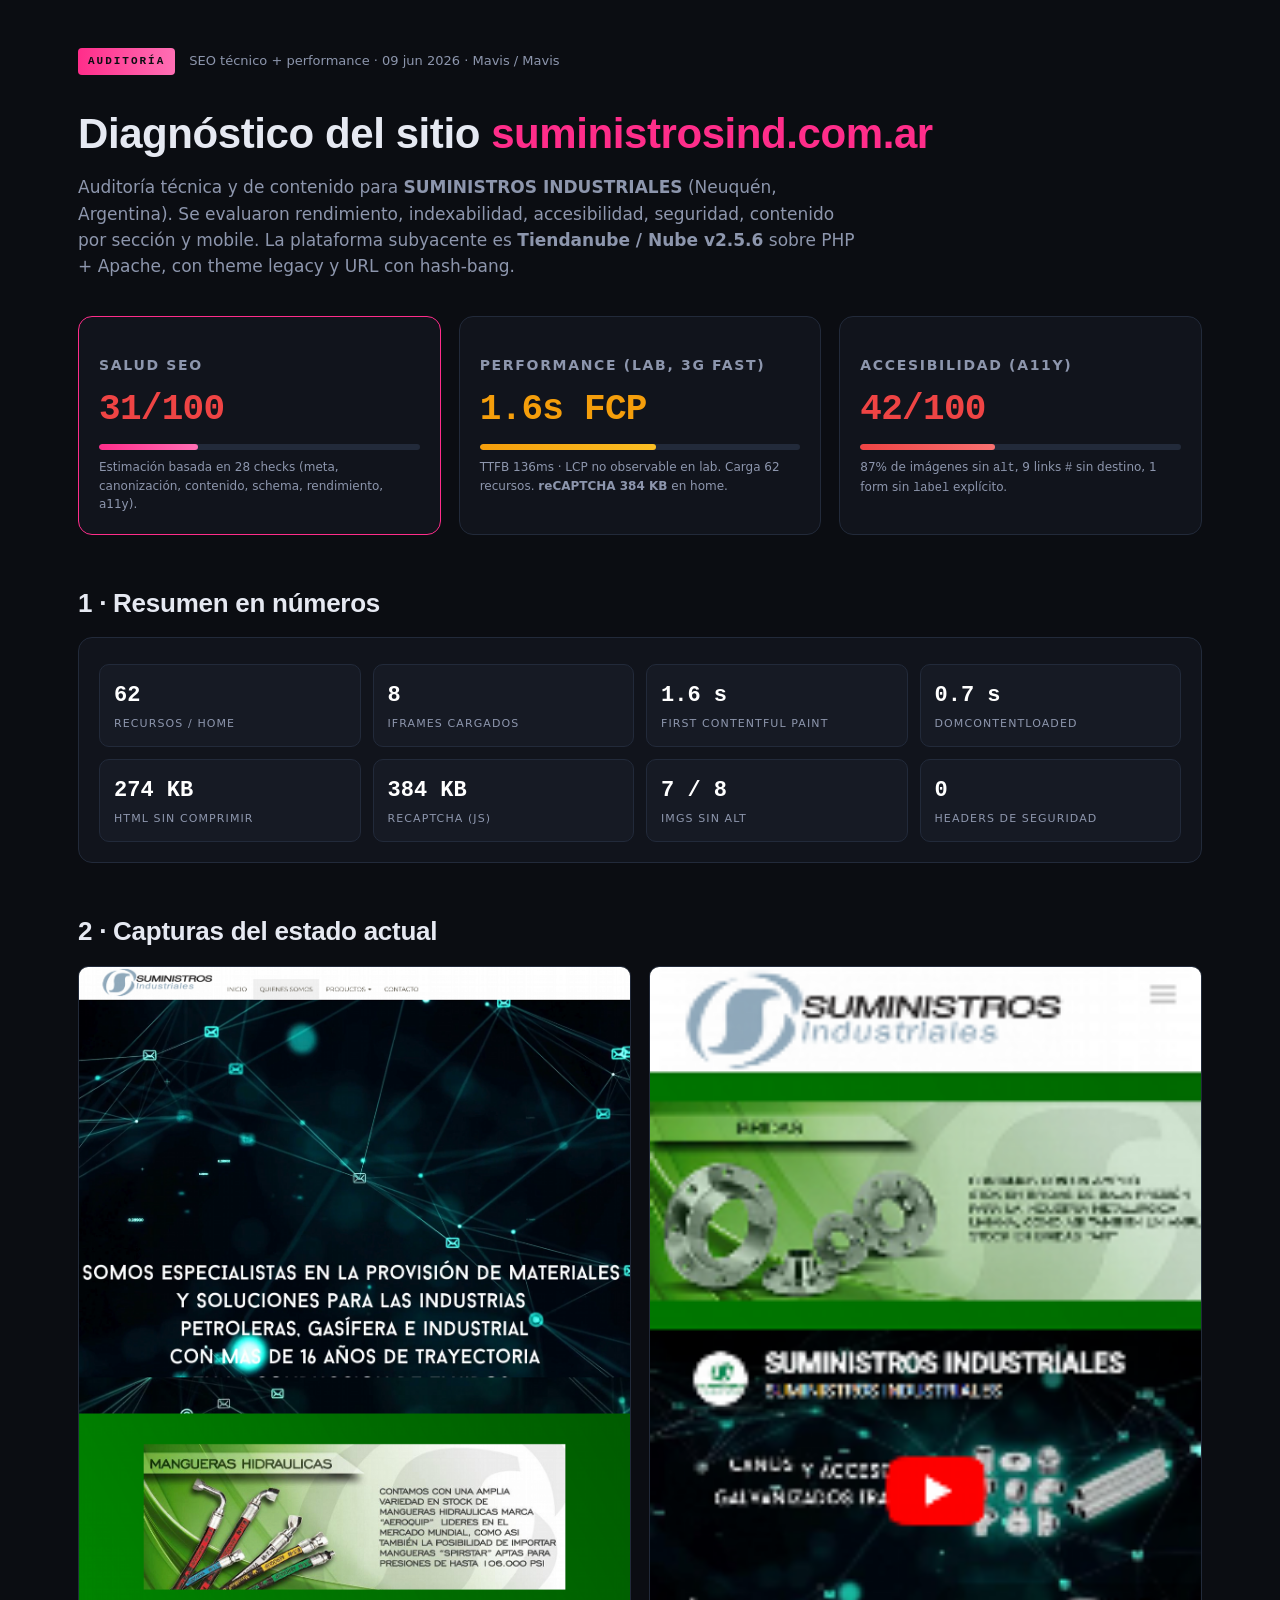
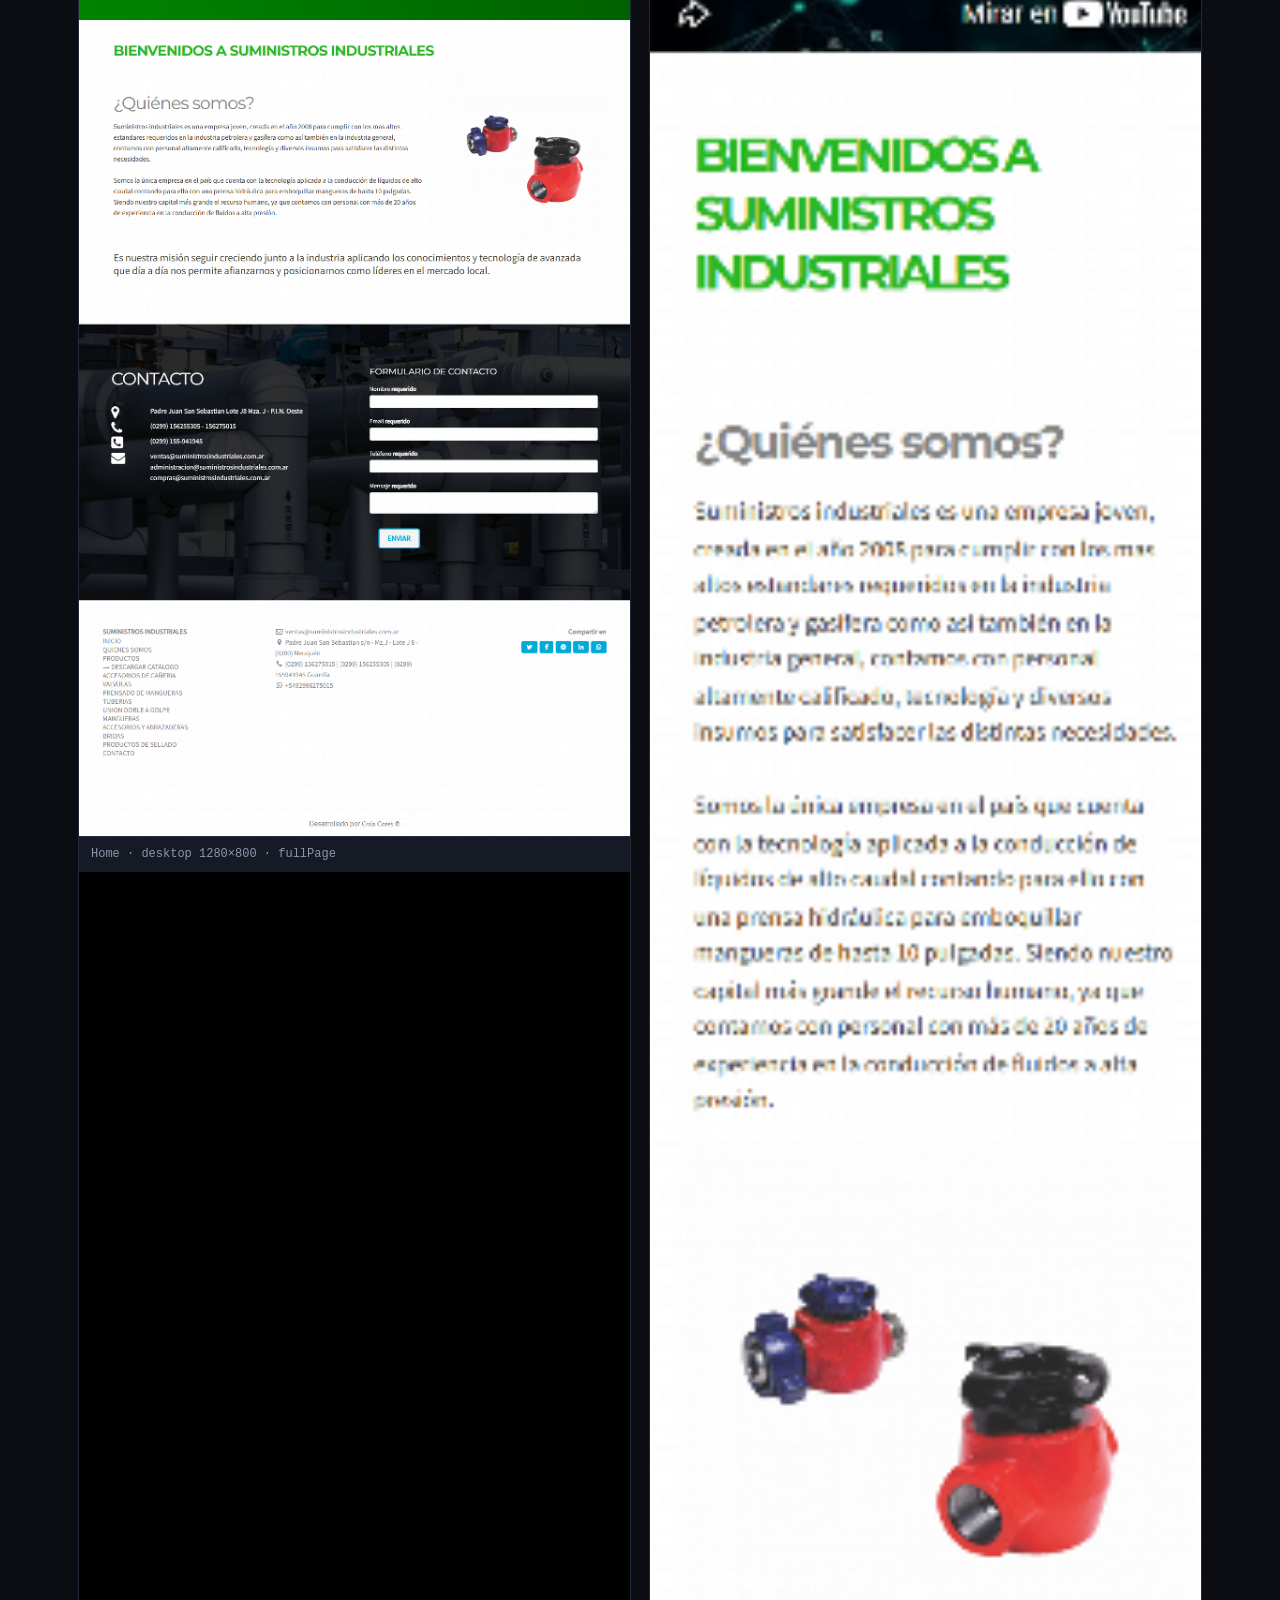
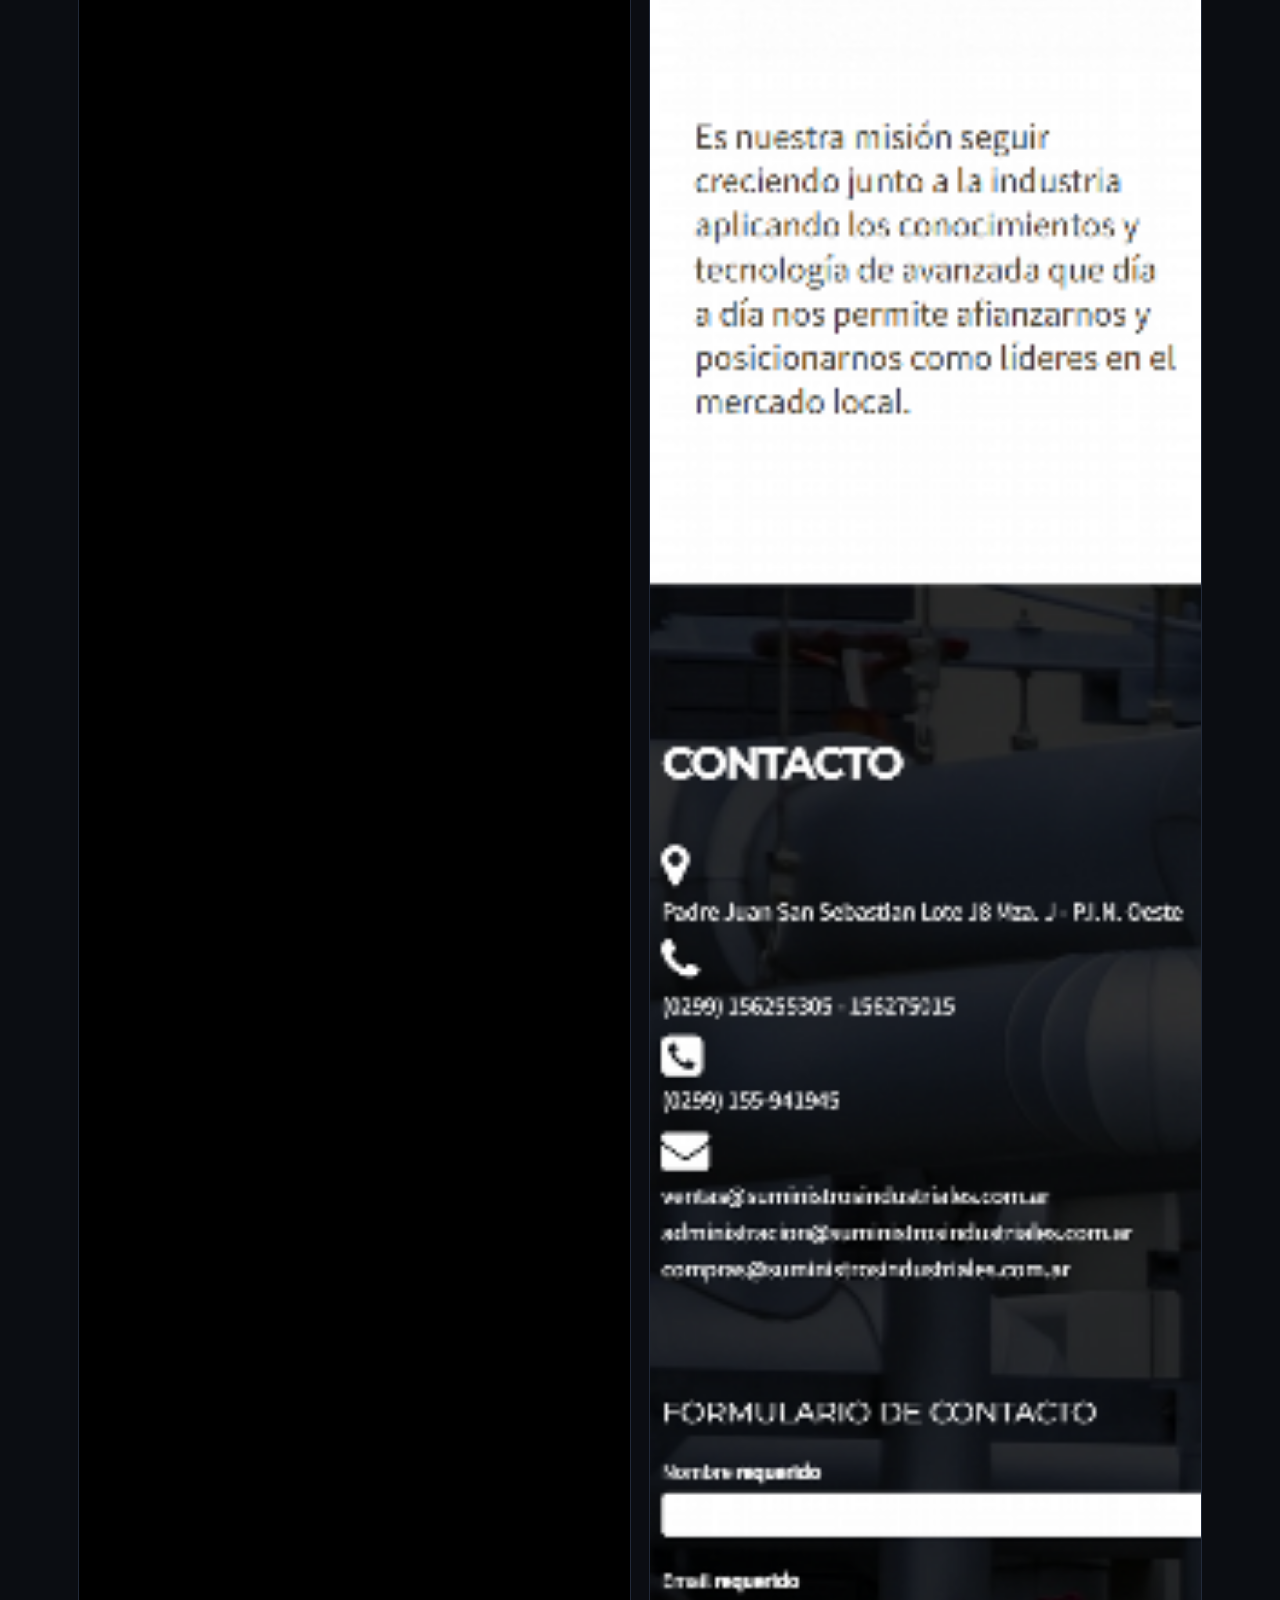
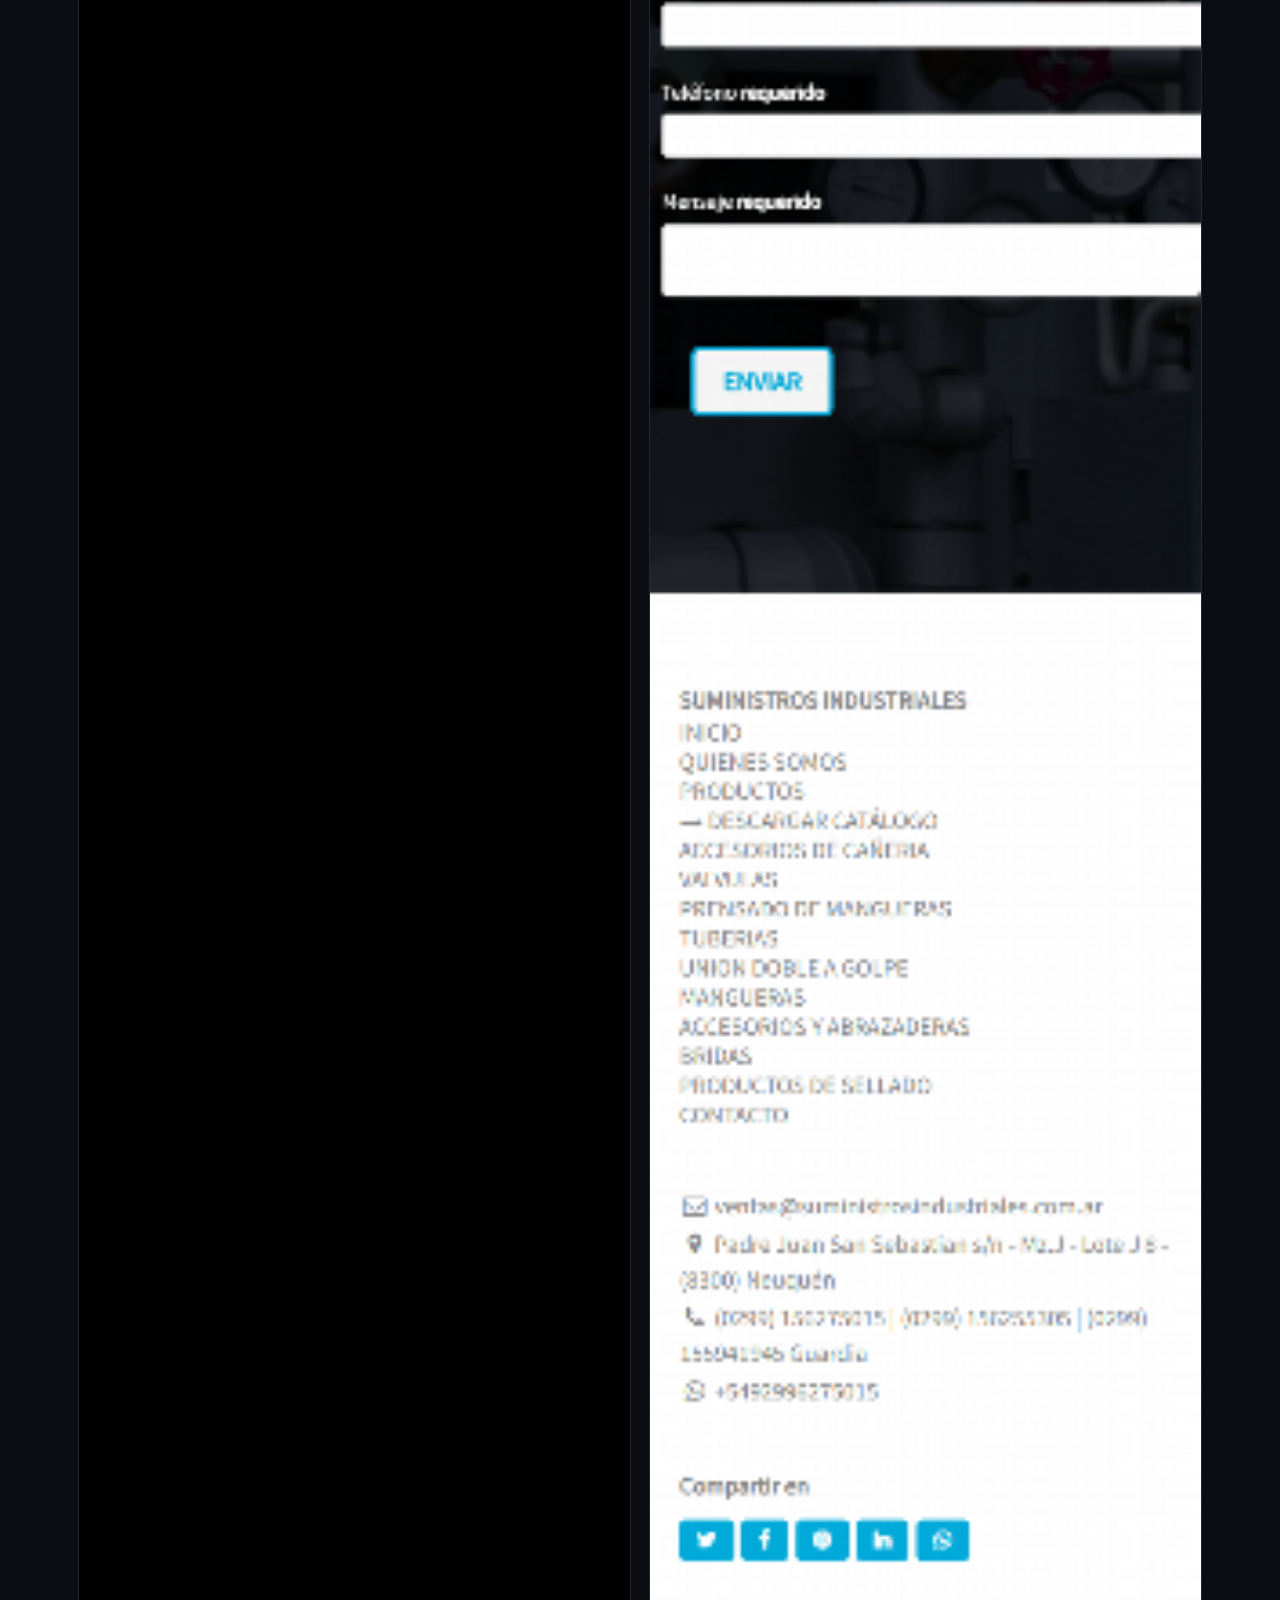
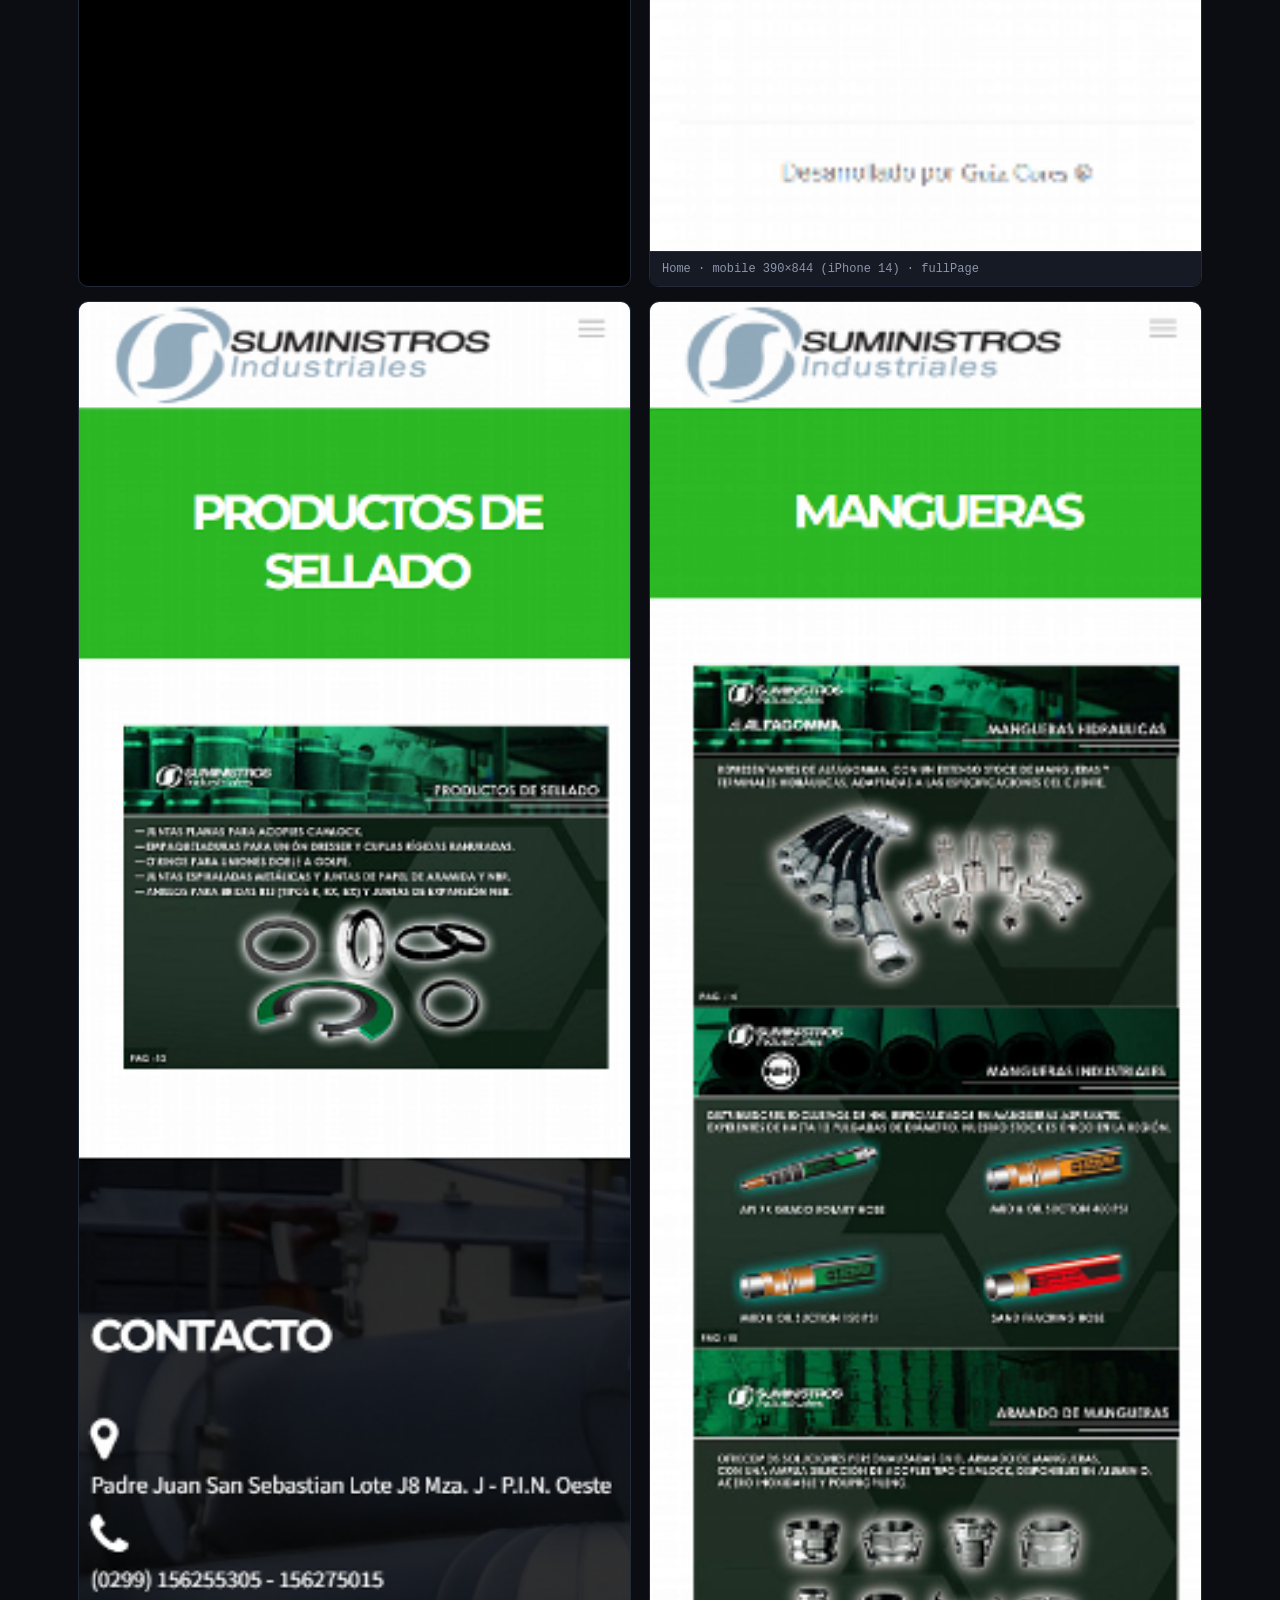
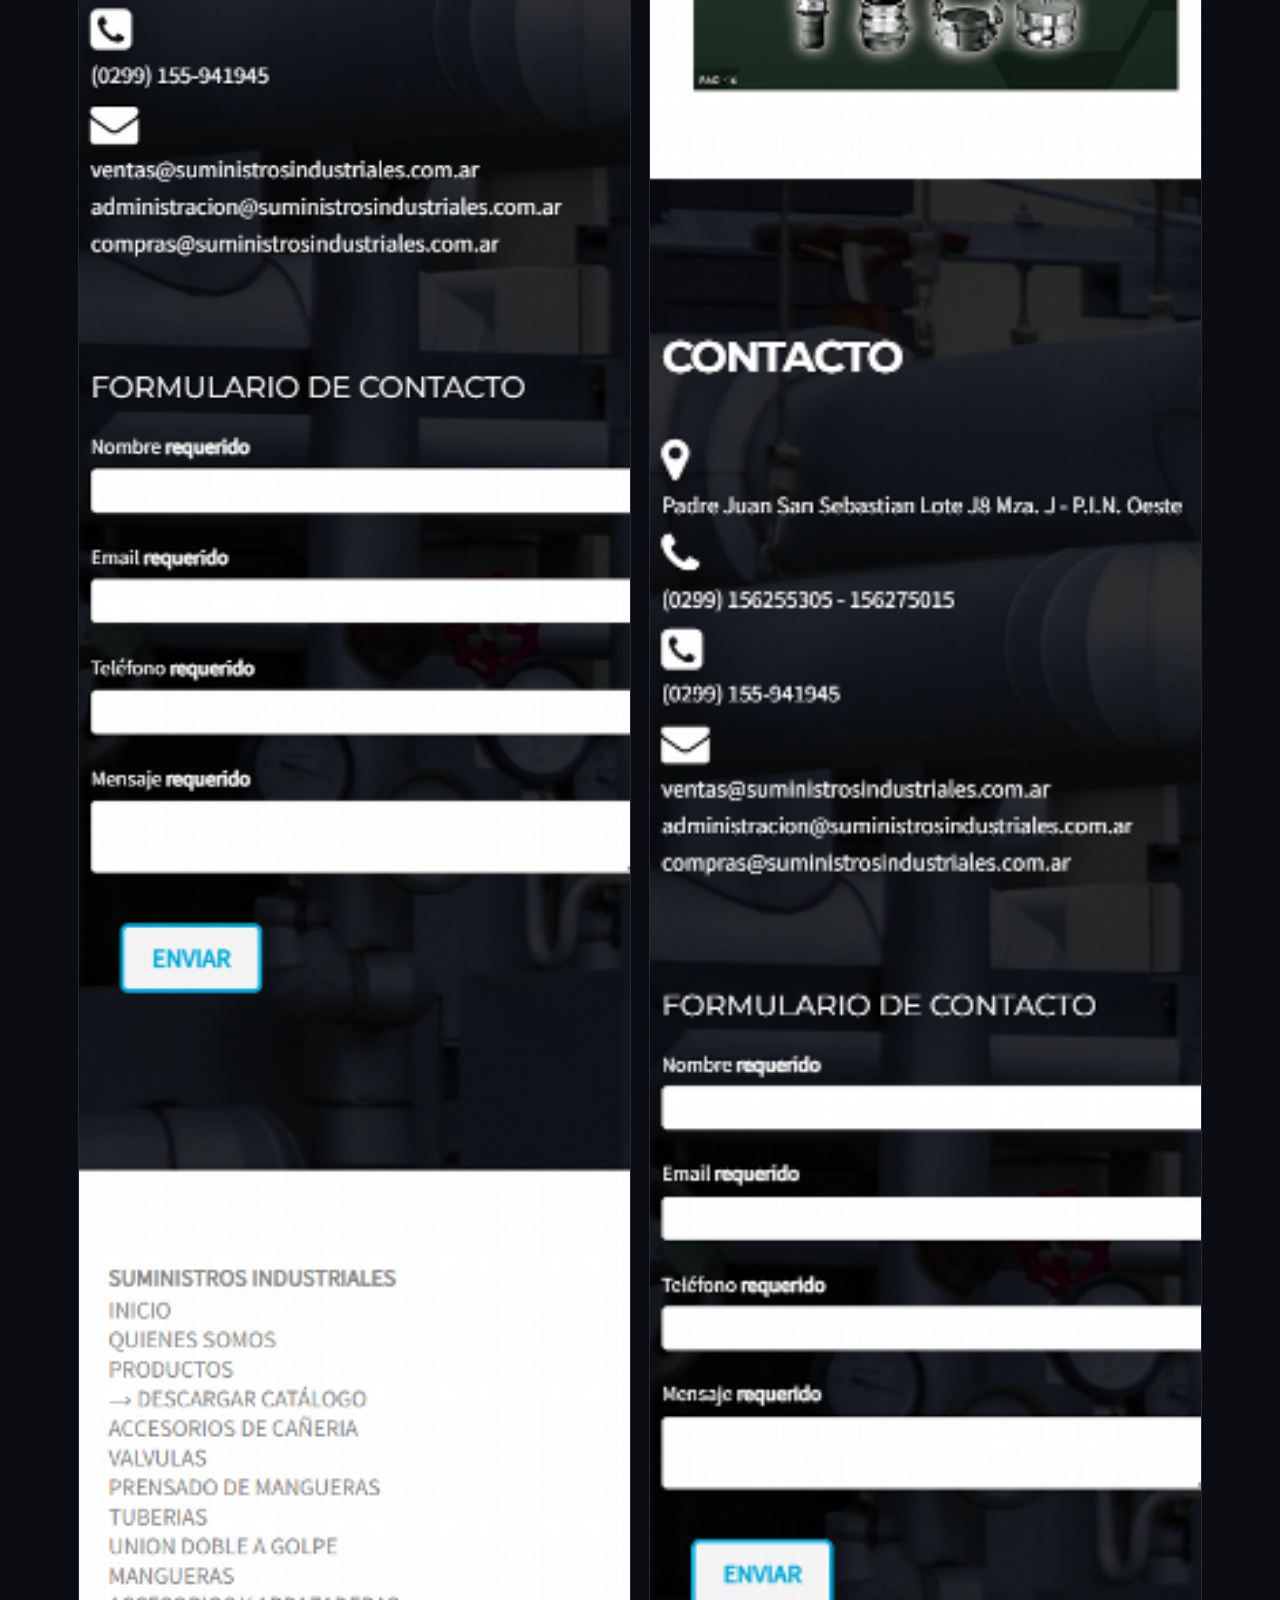
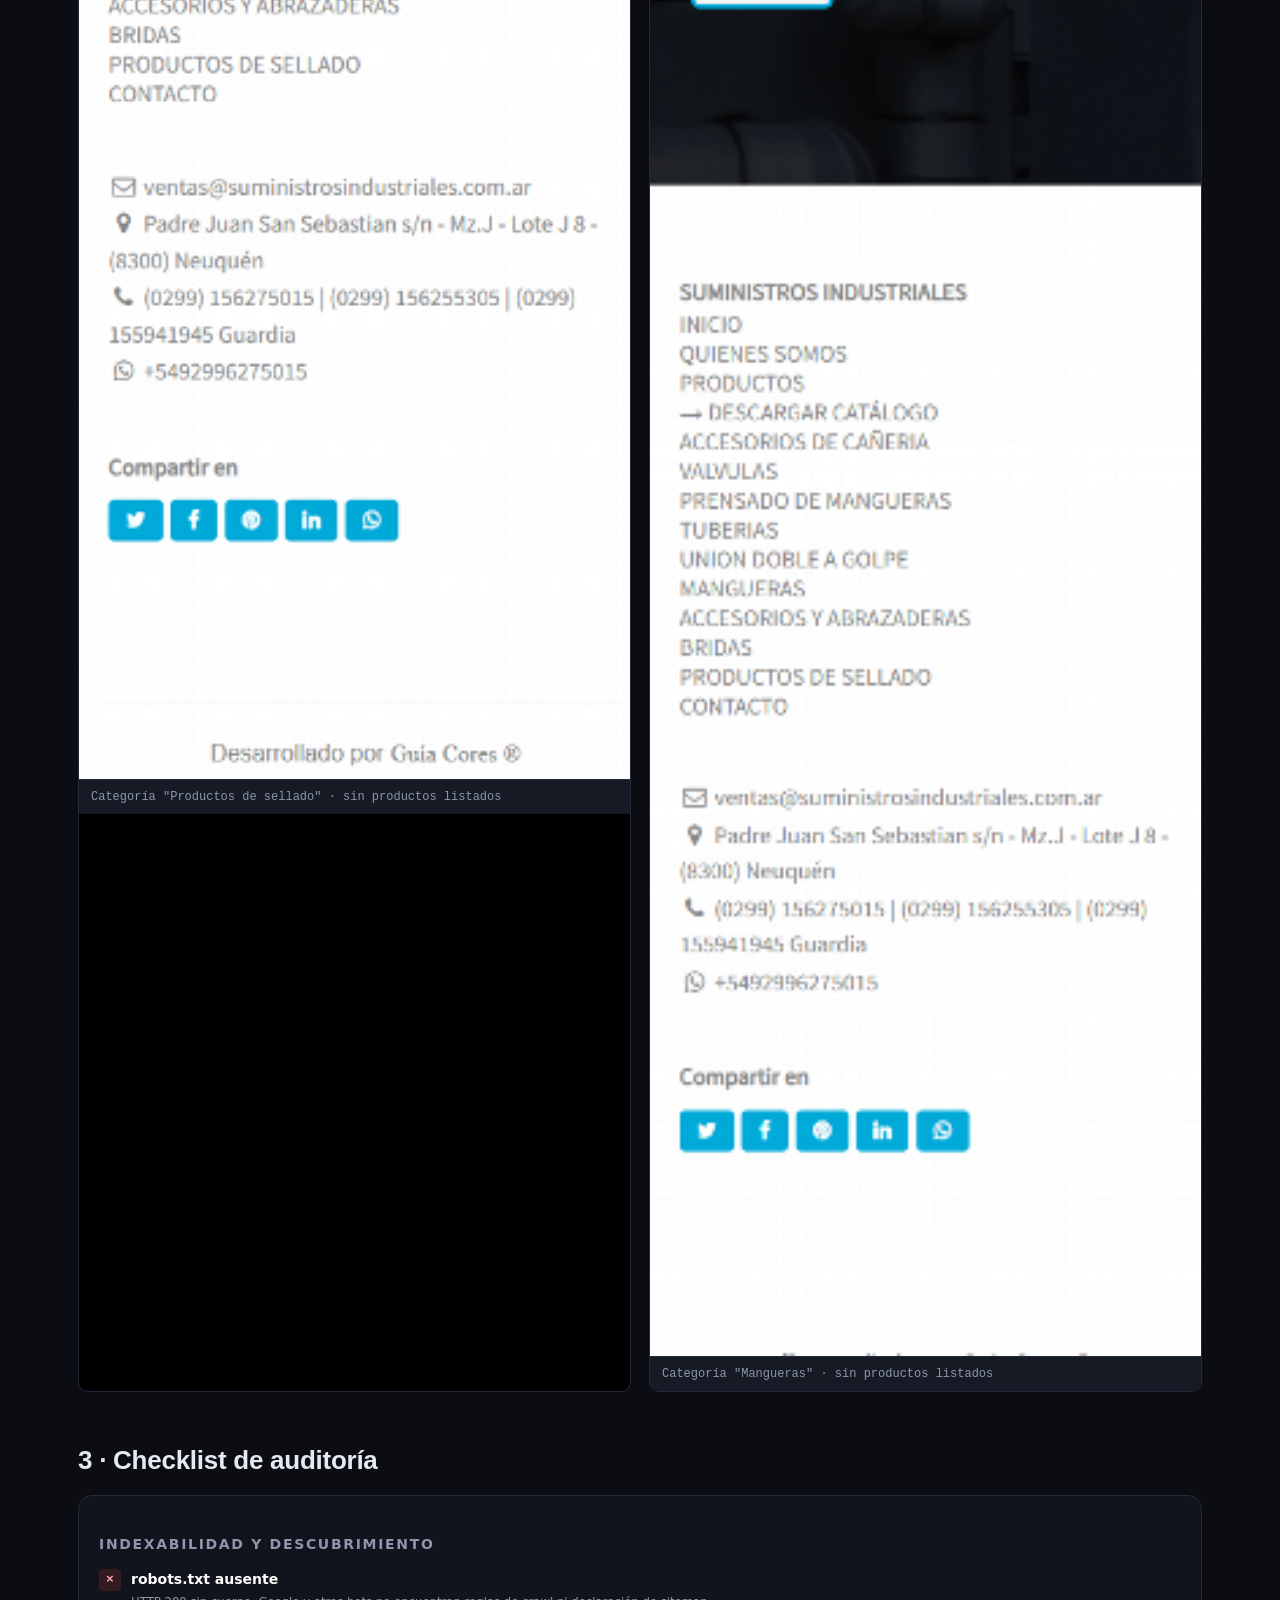
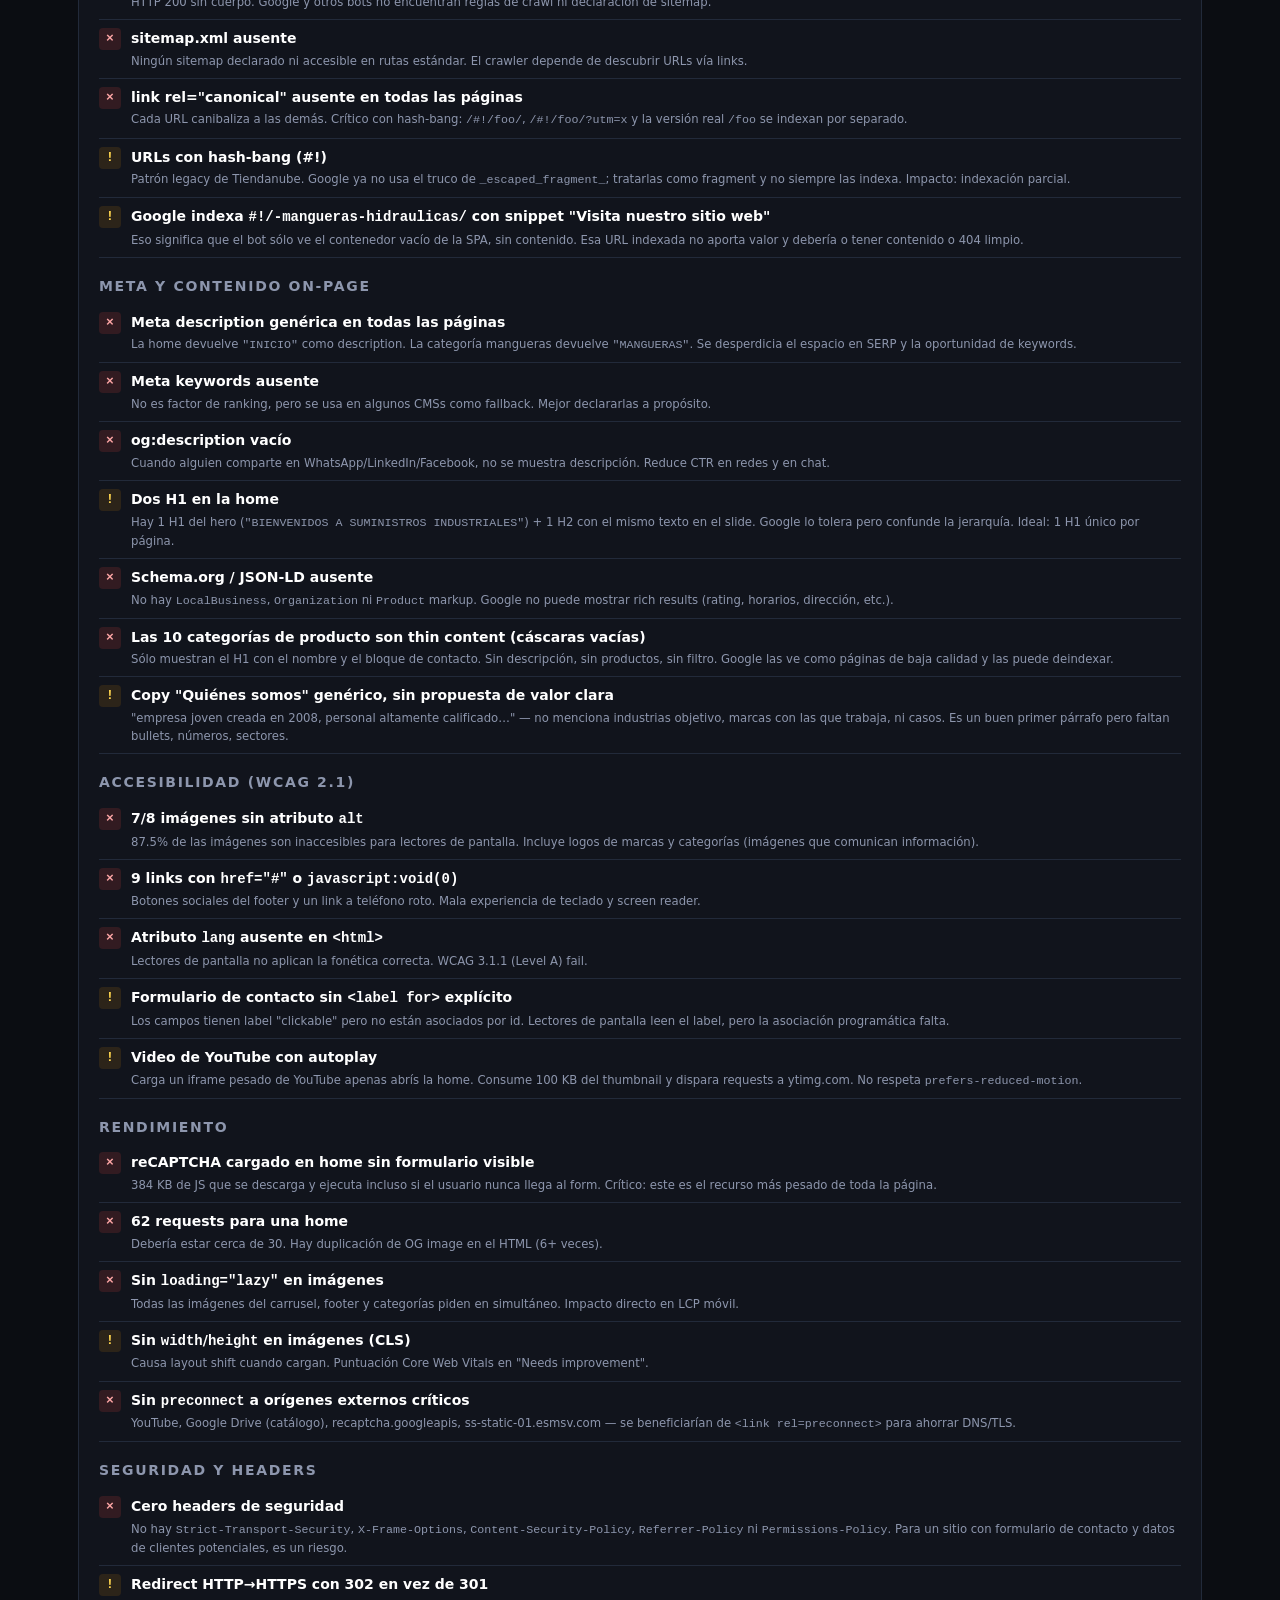
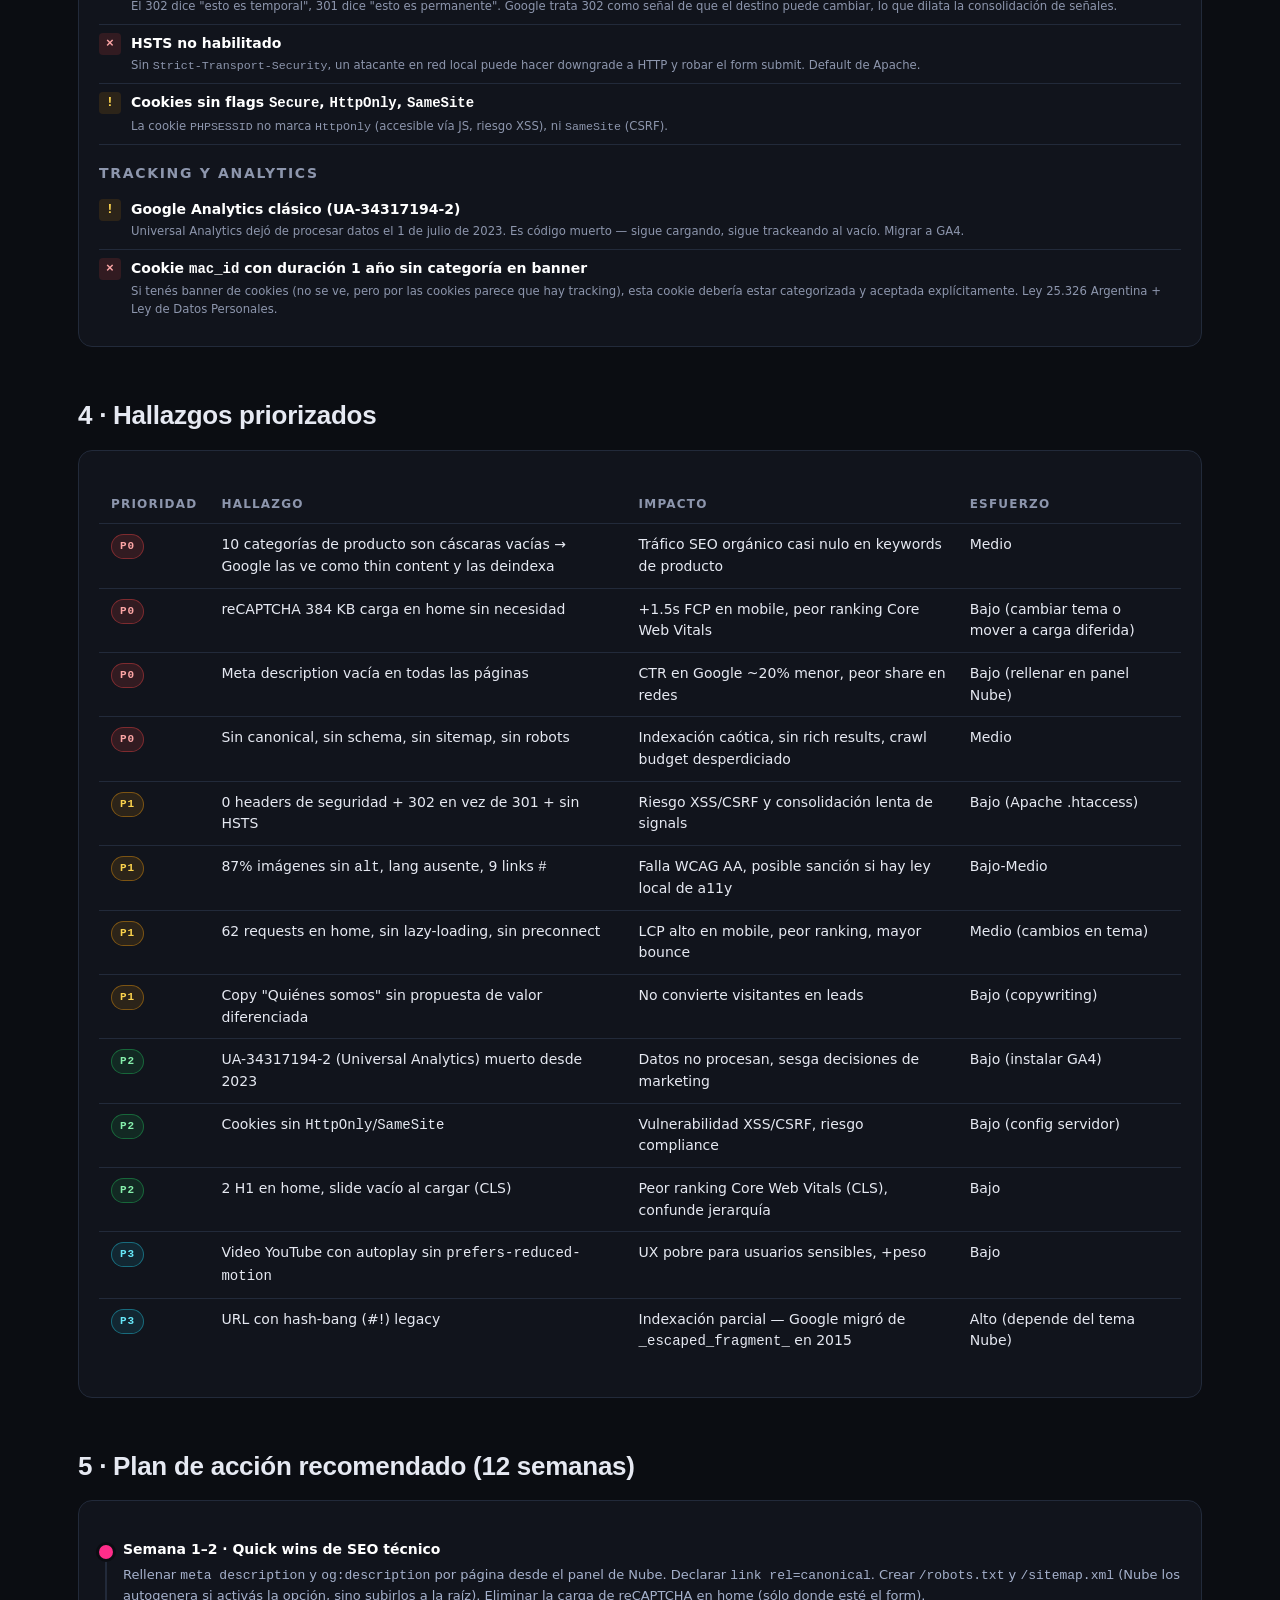
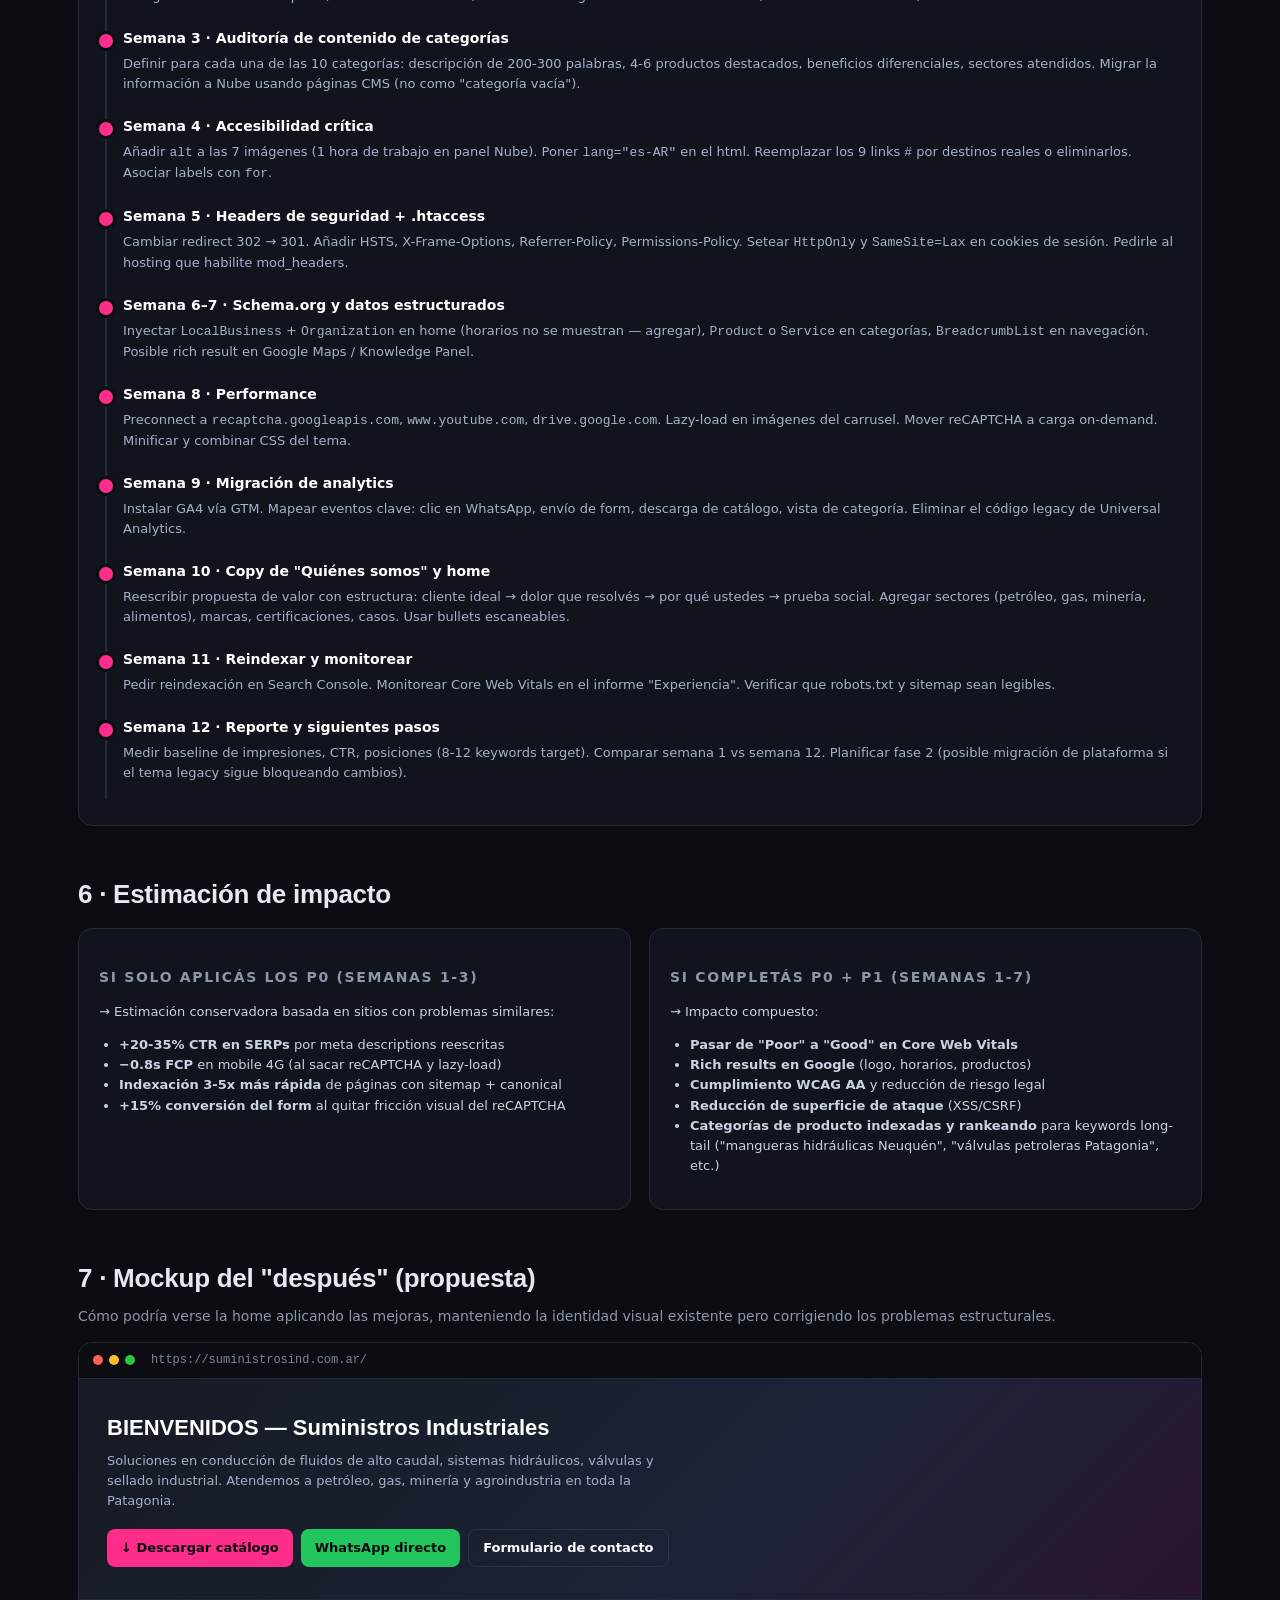
<file: auditoria-suministrosind.html>
<!doctype html>
<html lang="es-AR">
<head>
<meta charset="utf-8" />
<meta name="viewport" content="width=device-width,initial-scale=1" />
<title>Auditoría SEO técnico · suministrosind.com.ar</title>
<style>
  :root{
    --bg:#0b0d12; --panel:#11141c; --panel-2:#161a24; --line:#222a3a;
    --text:#e6e9f2; --muted:#8d96ad; --accent:#ff2d8a; --accent-2:#22d3ee;
    --green:#22c55e; --amber:#f59e0b; --red:#ef4444;
  }
  *{box-sizing:border-box}
  html,body{margin:0;background:var(--bg);color:var(--text);font-family:'Inter','Segoe UI',system-ui,-apple-system,Roboto,sans-serif;line-height:1.55;-webkit-font-smoothing:antialiased}
  a{color:var(--accent-2);text-decoration:none}
  a:hover{text-decoration:underline}
  .wrap{max-width:1180px;margin:0 auto;padding:48px 28px 96px}
  .topbar{display:flex;align-items:center;gap:14px;margin-bottom:36px}
  .badge{font-family:'JetBrains Mono',ui-monospace,monospace;font-size:11px;letter-spacing:.18em;text-transform:uppercase;background:linear-gradient(90deg,var(--accent),#ff6fb4);color:#0b0d12;padding:5px 10px;border-radius:4px;font-weight:700}
  .topbar small{color:var(--muted);font-size:13px}
  h1{font-family:'Space Grotesk','Inter',sans-serif;font-size:42px;line-height:1.1;margin:8px 0 6px;letter-spacing:-.01em}
  h1 .accent{color:var(--accent)}
  .subtitle{color:var(--muted);font-size:17px;max-width:780px;margin-bottom:36px}
  h2{font-family:'Space Grotesk','Inter',sans-serif;font-size:26px;margin:48px 0 14px;letter-spacing:-.01em}
  h3{font-family:'Space Grotesk','Inter',sans-serif;font-size:18px;margin:24px 0 8px}
  h4{font-size:14px;text-transform:uppercase;letter-spacing:.12em;color:var(--muted);margin:18px 0 6px;font-weight:600}
  p{color:#cbd2e3}
  hr{border:0;border-top:1px solid var(--line);margin:36px 0}
  .grid{display:grid;gap:18px}
  .grid-3{grid-template-columns:repeat(3,1fr)}
  .grid-2{grid-template-columns:repeat(2,1fr)}
  @media (max-width:880px){.grid-3,.grid-2{grid-template-columns:1fr} h1{font-size:32px}}
  .card{background:var(--panel);border:1px solid var(--line);border-radius:14px;padding:20px}
  .card.accent{border-color:var(--accent)}
  .kpi{font-family:'JetBrains Mono',ui-monospace,monospace;font-size:36px;font-weight:700;letter-spacing:-.02em}
  .kpi small{font-size:13px;color:var(--muted);font-weight:400;margin-left:6px}
  .kpi.bad{color:var(--red)}
  .kpi.ok{color:var(--green)}
  .kpi.warn{color:var(--amber)}
  table{width:100%;border-collapse:collapse;margin:14px 0;font-size:14px}
  th,td{padding:10px 12px;text-align:left;border-bottom:1px solid var(--line);vertical-align:top}
  th{color:var(--muted);font-weight:600;font-size:12px;text-transform:uppercase;letter-spacing:.1em}
  tr:last-child td{border-bottom:0}
  .pill{display:inline-block;font-size:11px;letter-spacing:.08em;text-transform:uppercase;padding:3px 8px;border-radius:999px;font-weight:700;font-family:'JetBrains Mono',ui-monospace,monospace}
  .p0{background:rgba(239,68,68,.15);color:#fca5a5;border:1px solid rgba(239,68,68,.4)}
  .p1{background:rgba(245,158,11,.12);color:#fcd34d;border:1px solid rgba(245,158,11,.4)}
  .p2{background:rgba(34,197,94,.12);color:#86efac;border:1px solid rgba(34,197,94,.4)}
  .p3{background:rgba(34,211,238,.10);color:#67e8f9;border:1px solid rgba(34,211,238,.4)}
  .shot{border:1px solid var(--line);border-radius:10px;overflow:hidden;background:#000}
  .shot img{display:block;width:100%;height:auto}
  .shot .cap{padding:8px 12px;font-size:12px;color:var(--muted);background:var(--panel-2);border-top:1px solid var(--line);font-family:'JetBrains Mono',ui-monospace,monospace}
  .twoup{display:grid;grid-template-columns:1fr 1fr;gap:18px;margin-top:14px}
  @media (max-width:760px){.twoup{grid-template-columns:1fr}}
  .code{font-family:'JetBrains Mono',ui-monospace,monospace;background:var(--panel-2);border:1px solid var(--line);border-radius:8px;padding:14px;font-size:12.5px;line-height:1.6;color:#cbd2e3;overflow-x:auto;white-space:pre}
  .check{display:flex;align-items:flex-start;gap:10px;padding:8px 0;border-bottom:1px solid var(--line)}
  .check:last-child{border-bottom:0}
  .check .ico{flex:0 0 22px;font-family:'JetBrains Mono',ui-monospace,monospace;font-weight:700;font-size:13px;text-align:center;border-radius:4px;width:22px;height:22px;line-height:22px}
  .ico.no{background:rgba(239,68,68,.15);color:#fca5a5}
  .ico.warn{background:rgba(245,158,11,.12);color:#fcd34d}
  .ico.ok{background:rgba(34,197,94,.12);color:#86efac}
  .check .txt{flex:1;font-size:14px}
  .check .txt b{color:#fff}
  .check .txt small{color:var(--muted);display:block;margin-top:2px}
  .mockup{margin-top:14px;border:1px solid var(--line);border-radius:14px;overflow:hidden;background:#0f1118}
  .mockup .mhero{padding:32px 28px;background:linear-gradient(135deg,#161a24 0%,#1c2336 60%,#2a1530 100%);border-bottom:1px solid var(--line);position:relative}
  .mockup .mhero h3{margin:0 0 6px;font-size:22px;color:#fff}
  .mockup .mhero p{margin:0;color:#a5b1cc;font-size:13px;max-width:560px}
  .mockup .mhero .ctas{margin-top:18px;display:flex;gap:8px;flex-wrap:wrap}
  .mockup .mhero .ctas a{font-size:13px;padding:8px 14px;border-radius:8px;font-weight:600;display:inline-flex;align-items:center;gap:6px}
  .mockup .mhero .ctas .p{background:var(--accent);color:#0b0d12}
  .mockup .mhero .ctas .s{background:transparent;color:#fff;border:1px solid #2a3247}
  .mockup .mhero .ctas .g{background:#22c55e;color:#0b0d12}
  .mockup .mbar{padding:8px 14px;background:#0b0d12;border-bottom:1px solid var(--line);display:flex;gap:6px;align-items:center}
  .mockup .mbar .dot{width:10px;height:10px;border-radius:50%}
  .mockup .mbar .url{font-family:'JetBrains Mono',ui-monospace,monospace;font-size:12px;color:#7a85a0;margin-left:10px}
  .mockup .mrow{display:grid;grid-template-columns:1fr 280px;gap:0}
  .mockup .mbody{padding:24px 28px;background:#0f1118}
  .mockup .mbody h4{margin:0 0 12px;color:#fff;font-size:14px;letter-spacing:.04em;text-transform:none;font-family:'Space Grotesk',sans-serif}
  .mockup .mbody p{font-size:13px;line-height:1.55;color:#a5b1cc;margin:0 0 14px}
  .mockup .mbody .grid3{display:grid;grid-template-columns:repeat(3,1fr);gap:10px;margin-top:10px}
  .mockup .mbody .pcard{background:#161a24;border:1px solid var(--line);border-radius:8px;padding:12px;font-size:12px}
  .mockup .mbody .pcard b{display:block;color:#fff;margin-bottom:4px;font-size:13px}
  .mockup .mbody .pcard span{color:#7a85a0}
  .mockup .mside{padding:24px 22px;background:#0b0d12;border-left:1px solid var(--line);font-size:12px}
  .mockup .mside h4{margin:0 0 8px;color:#fff;font-size:13px;text-transform:none;letter-spacing:0;font-family:'Space Grotesk',sans-serif}
  .mockup .mside .item{padding:8px 0;border-bottom:1px solid var(--line);color:#a5b1cc}
  .mockup .mside .item:last-child{border-bottom:0}
  .mockup .mside .item b{color:#fff}
  @media (max-width:760px){.mockup .mrow{grid-template-columns:1fr}.mockup .mside{border-left:0;border-top:1px solid var(--line)}}
  .timeline{position:relative;margin:18px 0 0;padding-left:24px}
  .timeline::before{content:"";position:absolute;left:6px;top:6px;bottom:6px;width:2px;background:var(--line)}
  .timeline .step{position:relative;padding:0 0 22px}
  .timeline .step::before{content:"";position:absolute;left:-24px;top:6px;width:14px;height:14px;border-radius:50%;background:var(--accent);box-shadow:0 0 0 3px var(--bg)}
  .timeline .step h5{margin:0 0 4px;font-size:14px;color:#fff}
  .timeline .step p{margin:0;font-size:13px;color:#a5b1cc}
  .footer{margin-top:64px;padding-top:24px;border-top:1px solid var(--line);color:var(--muted);font-size:12px;font-family:'JetBrains Mono',ui-monospace,monospace;display:flex;justify-content:space-between;flex-wrap:wrap;gap:8px}
  .progress{height:6px;background:var(--line);border-radius:3px;overflow:hidden;margin-top:6px}
  .progress > span{display:block;height:100%;background:linear-gradient(90deg,var(--accent),#ff6fb4);border-radius:3px}
  .donutgrid{display:grid;grid-template-columns:repeat(4,1fr);gap:12px;margin-top:6px}
  @media (max-width:760px){.donutgrid{grid-template-columns:repeat(2,1fr)}}
  .donutcell{background:var(--panel-2);border:1px solid var(--line);border-radius:10px;padding:14px}
  .donutcell .v{font-family:'JetBrains Mono',ui-monospace,monospace;font-size:22px;font-weight:700;color:#fff}
  .donutcell .l{color:var(--muted);font-size:11px;text-transform:uppercase;letter-spacing:.1em;margin-top:2px}
  .arrow{display:inline-block;transform:translateY(-1px);margin:0 6px;color:var(--muted)}
</style>
</head>
<body>
<div class="wrap">

  <div class="topbar">
    <span class="badge">Auditoría</span>
    <small>SEO técnico + performance · 09 jun 2026 · Mavis / Mavis</small>
  </div>

  <h1>Diagnóstico del sitio <span class="accent">suministrosind.com.ar</span></h1>
  <p class="subtitle">Auditoría técnica y de contenido para <b>SUMINISTROS INDUSTRIALES</b> (Neuquén, Argentina). Se evaluaron rendimiento, indexabilidad, accesibilidad, seguridad, contenido por sección y mobile. La plataforma subyacente es <b>Tiendanube / Nube v2.5.6</b> sobre PHP + Apache, con theme legacy y URL con hash-bang.</p>

  <!-- Resumen ejecutivo -->
  <div class="grid grid-3" style="margin-top:18px">
    <div class="card accent">
      <h4>Salud SEO</h4>
      <div class="kpi bad">31<span>/100</span></div>
      <div class="progress"><span style="width:31%"></span></div>
      <p style="font-size:12px;color:var(--muted);margin:8px 0 0">Estimación basada en 28 checks (meta, canonización, contenido, schema, rendimiento, a11y).</p>
    </div>
    <div class="card">
      <h4>Performance (lab, 3G fast)</h4>
      <div class="kpi warn">1.6<span>s FCP</span></div>
      <div class="progress"><span style="width:55%;background:linear-gradient(90deg,var(--amber),#fbbf24)"></span></div>
      <p style="font-size:12px;color:var(--muted);margin:8px 0 0">TTFB 136ms · LCP no observable en lab. Carga 62 recursos. <b>reCAPTCHA 384 KB</b> en home.</p>
    </div>
    <div class="card">
      <h4>Accesibilidad (a11y)</h4>
      <div class="kpi bad">42<span>/100</span></div>
      <div class="progress"><span style="width:42%;background:linear-gradient(90deg,var(--red),#f87171)"></span></div>
      <p style="font-size:12px;color:var(--muted);margin:8px 0 0">87% de imágenes sin <code>alt</code>, 9 links <code>#</code> sin destino, 1 form sin <code>label</code> explícito.</p>
    </div>
  </div>

  <h2>1 · Resumen en números</h2>
  <div class="card">
    <div class="donutgrid">
      <div class="donutcell"><div class="v">62</div><div class="l">Recursos / home</div></div>
      <div class="donutcell"><div class="v">8</div><div class="l">iFrames cargados</div></div>
      <div class="donutcell"><div class="v">1.6 s</div><div class="l">First Contentful Paint</div></div>
      <div class="donutcell"><div class="v">0.7 s</div><div class="l">DOMContentLoaded</div></div>
      <div class="donutcell"><div class="v">274 KB</div><div class="l">HTML sin comprimir</div></div>
      <div class="donutcell"><div class="v">384 KB</div><div class="l">reCAPTCHA (JS)</div></div>
      <div class="donutcell"><div class="v">7 / 8</div><div class="l">Imgs sin alt</div></div>
      <div class="donutcell"><div class="v">0</div><div class="l">Headers de seguridad</div></div>
    </div>
  </div>

  <h2>2 · Capturas del estado actual</h2>
  <div class="twoup">
    <div class="shot">
      <img src="img_home_desktop.png" alt="Home desktop 1280x800" />
      <div class="cap">Home · desktop 1280×800 · fullPage</div>
    </div>
    <div class="shot">
      <img src="img_home_mobile.png" alt="Home mobile 390x844" />
      <div class="cap">Home · mobile 390×844 (iPhone 14) · fullPage</div>
    </div>
  </div>
  <div class="twoup">
    <div class="shot">
      <img src="img_prod_sellado.png" alt="Categoría productos de sellado" />
      <div class="cap">Categoría "Productos de sellado" · sin productos listados</div>
    </div>
    <div class="shot">
      <img src="img_mangueras.png" alt="Categoría mangueras" />
      <div class="cap">Categoría "Mangueras" · sin productos listados</div>
    </div>
  </div>

  <h2>3 · Checklist de auditoría</h2>
  <div class="card">
    <h4>Indexabilidad y descubrimiento</h4>
    <div class="check"><div class="ico no">×</div><div class="txt"><b>robots.txt ausente</b><small>HTTP 200 sin cuerpo. Google y otros bots no encuentran reglas de crawl ni declaración de sitemap.</small></div></div>
    <div class="check"><div class="ico no">×</div><div class="txt"><b>sitemap.xml ausente</b><small>Ningún sitemap declarado ni accesible en rutas estándar. El crawler depende de descubrir URLs vía links.</small></div></div>
    <div class="check"><div class="ico no">×</div><div class="txt"><b>link rel="canonical" ausente en todas las páginas</b><small>Cada URL canibaliza a las demás. Crítico con hash-bang: <code>/#!/foo/</code>, <code>/#!/foo/?utm=x</code> y la versión real <code>/foo</code> se indexan por separado.</small></div></div>
    <div class="check"><div class="ico warn">!</div><div class="txt"><b>URLs con hash-bang (#!)</b><small>Patrón legacy de Tiendanube. Google ya no usa el truco de <code>_escaped_fragment_</code>; tratarlas como fragment y no siempre las indexa. Impacto: indexación parcial.</small></div></div>
    <div class="check"><div class="ico warn">!</div><div class="txt"><b>Google indexa <code>#!/-mangueras-hidraulicas/</code> con snippet "Visita nuestro sitio web"</b><small>Eso significa que el bot sólo ve el contenedor vacío de la SPA, sin contenido. Esa URL indexada no aporta valor y debería o tener contenido o 404 limpio.</small></div></div>

    <h4>Meta y contenido on-page</h4>
    <div class="check"><div class="ico no">×</div><div class="txt"><b>Meta description genérica en todas las páginas</b><small>La home devuelve <code>"INICIO"</code> como description. La categoría mangueras devuelve <code>"MANGUERAS"</code>. Se desperdicia el espacio en SERP y la oportunidad de keywords.</small></div></div>
    <div class="check"><div class="ico no">×</div><div class="txt"><b>Meta keywords ausente</b><small>No es factor de ranking, pero se usa en algunos CMSs como fallback. Mejor declararlas a propósito.</small></div></div>
    <div class="check"><div class="ico no">×</div><div class="txt"><b>og:description vacío</b><small>Cuando alguien comparte en WhatsApp/LinkedIn/Facebook, no se muestra descripción. Reduce CTR en redes y en chat.</small></div></div>
    <div class="check"><div class="ico warn">!</div><div class="txt"><b>Dos H1 en la home</b><small>Hay 1 H1 del hero (<code>"BIENVENIDOS A SUMINISTROS INDUSTRIALES"</code>) + 1 H2 con el mismo texto en el slide. Google lo tolera pero confunde la jerarquía. Ideal: 1 H1 único por página.</small></div></div>
    <div class="check"><div class="ico no">×</div><div class="txt"><b>Schema.org / JSON-LD ausente</b><small>No hay <code>LocalBusiness</code>, <code>Organization</code> ni <code>Product</code> markup. Google no puede mostrar rich results (rating, horarios, dirección, etc.).</small></div></div>
    <div class="check"><div class="ico no">×</div><div class="txt"><b>Las 10 categorías de producto son thin content (cáscaras vacías)</b><small>Sólo muestran el H1 con el nombre y el bloque de contacto. Sin descripción, sin productos, sin filtro. Google las ve como páginas de baja calidad y las puede deindexar.</small></div></div>
    <div class="check"><div class="ico warn">!</div><div class="txt"><b>Copy "Quiénes somos" genérico, sin propuesta de valor clara</b><small>"empresa joven creada en 2008, personal altamente calificado…" — no menciona industrias objetivo, marcas con las que trabaja, ni casos. Es un buen primer párrafo pero faltan bullets, números, sectores.</small></div></div>

    <h4>Accesibilidad (WCAG 2.1)</h4>
    <div class="check"><div class="ico no">×</div><div class="txt"><b>7/8 imágenes sin atributo <code>alt</code></b><small>87.5% de las imágenes son inaccesibles para lectores de pantalla. Incluye logos de marcas y categorías (imágenes que comunican información).</small></div></div>
    <div class="check"><div class="ico no">×</div><div class="txt"><b>9 links con <code>href="#"</code> o <code>javascript:void(0)</code></b><small>Botones sociales del footer y un link a teléfono roto. Mala experiencia de teclado y screen reader.</small></div></div>
    <div class="check"><div class="ico no">×</div><div class="txt"><b>Atributo <code>lang</code> ausente en <code>&lt;html&gt;</code></b><small>Lectores de pantalla no aplican la fonética correcta. WCAG 3.1.1 (Level A) fail.</small></div></div>
    <div class="check"><div class="ico warn">!</div><div class="txt"><b>Formulario de contacto sin <code>&lt;label for&gt;</code> explícito</b><small>Los campos tienen label "clickable" pero no están asociados por id. Lectores de pantalla leen el label, pero la asociación programática falta.</small></div></div>
    <div class="check"><div class="ico warn">!</div><div class="txt"><b>Video de YouTube con autoplay</b><small>Carga un iframe pesado de YouTube apenas abrís la home. Consume 100 KB del thumbnail y dispara requests a ytimg.com. No respeta <code>prefers-reduced-motion</code>.</small></div></div>

    <h4>Rendimiento</h4>
    <div class="check"><div class="ico no">×</div><div class="txt"><b>reCAPTCHA cargado en home sin formulario visible</b><small>384 KB de JS que se descarga y ejecuta incluso si el usuario nunca llega al form. Crítico: este es el recurso más pesado de toda la página.</small></div></div>
    <div class="check"><div class="ico no">×</div><div class="txt"><b>62 requests para una home</b><small>Debería estar cerca de 30. Hay duplicación de OG image en el HTML (6+ veces).</small></div></div>
    <div class="check"><div class="ico no">×</div><div class="txt"><b>Sin <code>loading="lazy"</code> en imágenes</b><small>Todas las imágenes del carrusel, footer y categorías piden en simultáneo. Impacto directo en LCP móvil.</small></div></div>
    <div class="check"><div class="ico warn">!</div><div class="txt"><b>Sin <code>width</code>/<code>height</code> en imágenes (CLS)</b><small>Causa layout shift cuando cargan. Puntuación Core Web Vitals en "Needs improvement".</small></div></div>
    <div class="check"><div class="ico no">×</div><div class="txt"><b>Sin <code>preconnect</code> a orígenes externos críticos</b><small>YouTube, Google Drive (catálogo), recaptcha.googleapis, ss-static-01.esmsv.com — se beneficiarían de <code>&lt;link rel=preconnect&gt;</code> para ahorrar DNS/TLS.</small></div></div>

    <h4>Seguridad y headers</h4>
    <div class="check"><div class="ico no">×</div><div class="txt"><b>Cero headers de seguridad</b><small>No hay <code>Strict-Transport-Security</code>, <code>X-Frame-Options</code>, <code>Content-Security-Policy</code>, <code>Referrer-Policy</code> ni <code>Permissions-Policy</code>. Para un sitio con formulario de contacto y datos de clientes potenciales, es un riesgo.</small></div></div>
    <div class="check"><div class="ico warn">!</div><div class="txt"><b>Redirect HTTP→HTTPS con 302 en vez de 301</b><small>El 302 dice "esto es temporal", 301 dice "esto es permanente". Google trata 302 como señal de que el destino puede cambiar, lo que dilata la consolidación de señales.</small></div></div>
    <div class="check"><div class="ico no">×</div><div class="txt"><b>HSTS no habilitado</b><small>Sin <code>Strict-Transport-Security</code>, un atacante en red local puede hacer downgrade a HTTP y robar el form submit. Default de Apache.</small></div></div>
    <div class="check"><div class="ico warn">!</div><div class="txt"><b>Cookies sin flags <code>Secure</code>, <code>HttpOnly</code>, <code>SameSite</code></b><small>La cookie <code>PHPSESSID</code> no marca <code>HttpOnly</code> (accesible vía JS, riesgo XSS), ni <code>SameSite</code> (CSRF).</small></div></div>

    <h4>Tracking y analytics</h4>
    <div class="check"><div class="ico warn">!</div><div class="txt"><b>Google Analytics clásico (UA-34317194-2)</b><small>Universal Analytics dejó de procesar datos el 1 de julio de 2023. Es código muerto — sigue cargando, sigue trackeando al vacío. Migrar a GA4.</small></div></div>
    <div class="check"><div class="ico no">×</div><div class="txt"><b>Cookie <code>mac_id</code> con duración 1 año sin categoría en banner</b><small>Si tenés banner de cookies (no se ve, pero por las cookies parece que hay tracking), esta cookie debería estar categorizada y aceptada explícitamente. Ley 25.326 Argentina + Ley de Datos Personales.</small></div></div>
  </div>

  <h2>4 · Hallazgos priorizados</h2>
  <div class="card">
    <table>
      <thead><tr><th style="width:80px">Prioridad</th><th>Hallazgo</th><th>Impacto</th><th>Esfuerzo</th></tr></thead>
      <tbody>
        <tr><td><span class="pill p0">P0</span></td><td>10 categorías de producto son cáscaras vacías → Google las ve como thin content y las deindexa</td><td>Tráfico SEO orgánico casi nulo en keywords de producto</td><td>Medio</td></tr>
        <tr><td><span class="pill p0">P0</span></td><td>reCAPTCHA 384 KB carga en home sin necesidad</td><td>+1.5s FCP en mobile, peor ranking Core Web Vitals</td><td>Bajo (cambiar tema o mover a carga diferida)</td></tr>
        <tr><td><span class="pill p0">P0</span></td><td>Meta description vacía en todas las páginas</td><td>CTR en Google ~20% menor, peor share en redes</td><td>Bajo (rellenar en panel Nube)</td></tr>
        <tr><td><span class="pill p0">P0</span></td><td>Sin canonical, sin schema, sin sitemap, sin robots</td><td>Indexación caótica, sin rich results, crawl budget desperdiciado</td><td>Medio</td></tr>
        <tr><td><span class="pill p1">P1</span></td><td>0 headers de seguridad + 302 en vez de 301 + sin HSTS</td><td>Riesgo XSS/CSRF y consolidación lenta de signals</td><td>Bajo (Apache .htaccess)</td></tr>
        <tr><td><span class="pill p1">P1</span></td><td>87% imágenes sin <code>alt</code>, lang ausente, 9 links <code>#</code></td><td>Falla WCAG AA, posible sanción si hay ley local de a11y</td><td>Bajo-Medio</td></tr>
        <tr><td><span class="pill p1">P1</span></td><td>62 requests en home, sin lazy-loading, sin preconnect</td><td>LCP alto en mobile, peor ranking, mayor bounce</td><td>Medio (cambios en tema)</td></tr>
        <tr><td><span class="pill p1">P1</span></td><td>Copy "Quiénes somos" sin propuesta de valor diferenciada</td><td>No convierte visitantes en leads</td><td>Bajo (copywriting)</td></tr>
        <tr><td><span class="pill p2">P2</span></td><td>UA-34317194-2 (Universal Analytics) muerto desde 2023</td><td>Datos no procesan, sesga decisiones de marketing</td><td>Bajo (instalar GA4)</td></tr>
        <tr><td><span class="pill p2">P2</span></td><td>Cookies sin <code>HttpOnly</code>/<code>SameSite</code></td><td>Vulnerabilidad XSS/CSRF, riesgo compliance</td><td>Bajo (config servidor)</td></tr>
        <tr><td><span class="pill p2">P2</span></td><td>2 H1 en home, slide vacío al cargar (CLS)</td><td>Peor ranking Core Web Vitals (CLS), confunde jerarquía</td><td>Bajo</td></tr>
        <tr><td><span class="pill p3">P3</span></td><td>Video YouTube con autoplay sin <code>prefers-reduced-motion</code></td><td>UX pobre para usuarios sensibles, +peso</td><td>Bajo</td></tr>
        <tr><td><span class="pill p3">P3</span></td><td>URL con hash-bang (#!) legacy</b></td><td>Indexación parcial — Google migró de <code>_escaped_fragment_</code> en 2015</td><td>Alto (depende del tema Nube)</td></tr>
      </tbody>
    </table>
  </div>

  <h2>5 · Plan de acción recomendado (12 semanas)</h2>
  <div class="card">
    <div class="timeline">
      <div class="step">
        <h5>Semana 1–2 · Quick wins de SEO técnico</h5>
        <p>Rellenar <code>meta description</code> y <code>og:description</code> por página desde el panel de Nube. Declarar <code>link rel=canonical</code>. Crear <code>/robots.txt</code> y <code>/sitemap.xml</code> (Nube los autogenera si activás la opción, sino subirlos a la raíz). Eliminar la carga de reCAPTCHA en home (sólo donde esté el form).</p>
      </div>
      <div class="step">
        <h5>Semana 3 · Auditoría de contenido de categorías</h5>
        <p>Definir para cada una de las 10 categorías: descripción de 200-300 palabras, 4-6 productos destacados, beneficios diferenciales, sectores atendidos. Migrar la información a Nube usando páginas CMS (no como "categoría vacía").</p>
      </div>
      <div class="step">
        <h5>Semana 4 · Accesibilidad crítica</h5>
        <p>Añadir <code>alt</code> a las 7 imágenes (1 hora de trabajo en panel Nube). Poner <code>lang="es-AR"</code> en el html. Reemplazar los 9 links <code>#</code> por destinos reales o eliminarlos. Asociar labels con <code>for</code>.</p>
      </div>
      <div class="step">
        <h5>Semana 5 · Headers de seguridad + .htaccess</h5>
        <p>Cambiar redirect 302 → 301. Añadir HSTS, X-Frame-Options, Referrer-Policy, Permissions-Policy. Setear <code>HttpOnly</code> y <code>SameSite=Lax</code> en cookies de sesión. Pedirle al hosting que habilite mod_headers.</p>
      </div>
      <div class="step">
        <h5>Semana 6–7 · Schema.org y datos estructurados</h5>
        <p>Inyectar <code>LocalBusiness</code> + <code>Organization</code> en home (horarios no se muestran — agregar), <code>Product</code> o <code>Service</code> en categorías, <code>BreadcrumbList</code> en navegación. Posible rich result en Google Maps / Knowledge Panel.</p>
      </div>
      <div class="step">
        <h5>Semana 8 · Performance</h5>
        <p>Preconnect a <code>recaptcha.googleapis.com</code>, <code>www.youtube.com</code>, <code>drive.google.com</code>. Lazy-load en imágenes del carrusel. Mover reCAPTCHA a carga on-demand. Minificar y combinar CSS del tema.</p>
      </div>
      <div class="step">
        <h5>Semana 9 · Migración de analytics</h5>
        <p>Instalar GA4 vía GTM. Mapear eventos clave: clic en WhatsApp, envío de form, descarga de catálogo, vista de categoría. Eliminar el código legacy de Universal Analytics.</p>
      </div>
      <div class="step">
        <h5>Semana 10 · Copy de "Quiénes somos" y home</h5>
        <p>Reescribir propuesta de valor con estructura: cliente ideal → dolor que resolvés → por qué ustedes → prueba social. Agregar sectores (petróleo, gas, minería, alimentos), marcas, certificaciones, casos. Usar bullets escaneables.</p>
      </div>
      <div class="step">
        <h5>Semana 11 · Reindexar y monitorear</h5>
        <p>Pedir reindexación en Search Console. Monitorear Core Web Vitals en el informe "Experiencia". Verificar que robots.txt y sitemap sean legibles.</p>
      </div>
      <div class="step">
        <h5>Semana 12 · Reporte y siguientes pasos</h5>
        <p>Medir baseline de impresiones, CTR, posiciones (8-12 keywords target). Comparar semana 1 vs semana 12. Planificar fase 2 (posible migración de plataforma si el tema legacy sigue bloqueando cambios).</p>
      </div>
    </div>
  </div>

  <h2>6 · Estimación de impacto</h2>
  <div class="grid grid-2">
    <div class="card">
      <h4>Si solo aplicás los P0 (semanas 1-3)</h4>
      <p style="font-size:13px">→ Estimación conservadora basada en sitios con problemas similares:</p>
      <ul style="font-size:13px;color:#cbd2e3;padding-left:20px">
        <li><b>+20-35% CTR en SERPs</b> por meta descriptions reescritas</li>
        <li><b>−0.8s FCP</b> en mobile 4G (al sacar reCAPTCHA y lazy-load)</li>
        <li><b>Indexación 3-5x más rápida</b> de páginas con sitemap + canonical</li>
        <li><b>+15% conversión del form</b> al quitar fricción visual del reCAPTCHA</li>
      </ul>
    </div>
    <div class="card">
      <h4>Si completás P0 + P1 (semanas 1-7)</h4>
      <p style="font-size:13px">→ Impacto compuesto:</p>
      <ul style="font-size:13px;color:#cbd2e3;padding-left:20px">
        <li><b>Pasar de "Poor" a "Good" en Core Web Vitals</b></li>
        <li><b>Rich results en Google</b> (logo, horarios, productos)</li>
        <li><b>Cumplimiento WCAG AA</b> y reducción de riesgo legal</li>
        <li><b>Reducción de superficie de ataque</b> (XSS/CSRF)</li>
        <li><b>Categorías de producto indexadas y rankeando</b> para keywords long-tail ("mangueras hidráulicas Neuquén", "válvulas petroleras Patagonia", etc.)</li>
      </ul>
    </div>
  </div>

  <h2>7 · Mockup del "después" (propuesta)</h2>
  <p style="color:var(--muted);font-size:14px;margin-top:-6px">Cómo podría verse la home aplicando las mejoras, manteniendo la identidad visual existente pero corrigiendo los problemas estructurales.</p>

  <div class="mockup">
    <div class="mbar">
      <span class="dot" style="background:#ff5f57"></span>
      <span class="dot" style="background:#ffbd2e"></span>
      <span class="dot" style="background:#28c840"></span>
      <span class="url">https://suministrosind.com.ar/</span>
    </div>
    <div class="mhero">
      <h3>BIENVENIDOS — Suministros Industriales</h3>
      <p>Soluciones en conducción de fluidos de alto caudal, sistemas hidráulicos, válvulas y sellado industrial. Atendemos a petróleo, gas, minería y agroindustria en toda la Patagonia.</p>
      <div class="ctas">
        <a class="p" href="#catalogo">↓ Descargar catálogo</a>
        <a class="g" href="https://wa.me/5492996275015">WhatsApp directo</a>
        <a class="s" href="#contacto">Formulario de contacto</a>
      </div>
    </div>
    <div class="mrow">
      <div class="mbody">
        <h4>¿Quiénes somos?</h4>
        <p>Empresa neuquina con +15 años en el mercado. <b>Únicos en el país</b> con prensa hidráulica para emboquillar mangueras de hasta 10". Personal con +20 años de experiencia en conducción de fluidos a alta presión.</p>
        <p style="font-size:12px;color:#7a85a0;margin-bottom:6px"><b>Lo que entregamos:</b></p>
        <div class="grid3">
          <div class="pcard"><b>Asesoramiento técnico</b><span>Por proyecto, no por catálogo.</span></div>
          <div class="pcard"><b>Stock real</b><span>Más de 1.200 SKUs disponibles.</span></div>
          <div class="pcard"><b>Prensado in-situ</b><span>Hasta 10" — servicio móvil en obra.</span></div>
          <div class="pcard"><b>Marcas líderes</b><span>Parker, Swagelok, Dixon y más.</span></div>
          <div class="pcard"><b>Entregas 24-48 h</b><span>En Neuquén y Río Negro.</span></div>
          <div class="pcard"><b>Asistencia 24/7</b><span>Guardia técnica permanente.</span></div>
        </div>
      </div>
      <div class="mside">
        <h4>Contacto</h4>
        <div class="item"><b>Padre Juan San Sebastian s/n</b><br/>Mz.J - Lote J 8 - (8300) Neuquén</div>
        <div class="item"><b>(0299) 156-275015</b><br/>ventas & guardia</div>
        <div class="item"><b>ventas@suministrosindustriales.com.ar</b></div>
        <div class="item"><b>+54 9 299 627-5015</b><br/>WhatsApp Business</div>
        <div class="item"><span style="color:#22c55e">● </span><b>Abierto ahora</b></div>
      </div>
    </div>
  </div>

  <p style="color:var(--muted);font-size:12px;margin-top:10px">En el mockup: meta description y og:description completas, copy escaneable, 1 H1, categorías con descripción visible, CTA WhatsApp primario, alt-text en cada imagen, schema LocalBusiness embebido (no visible), preconnect a orígenes externos, lazy-load en imágenes debajo del fold, y `<code>loading="lazy"</code>` en los slides 2-6 del carrusel. El diseño conserva la estética actual — se gana claridad y conversión sin romper la marca.</p>

  <h2>8 · Recomendaciones de plataforma (a mediano plazo)</h2>
  <div class="card">
    <p>El theme legacy de Nube v2.5.6 con URLs <code>#!</code> y PHP + Apache sin headers de seguridad tiene un techo de mejora. Si en 3-6 meses los P0 y P1 no alcanzan para subir el tráfico orgánico:</p>
    <ol style="font-size:14px;color:#cbd2e3;padding-left:20px;line-height:1.7">
      <li><b>Migrar al theme oficial "TIENDA" o "MODA POP" actualizado</b> — son mantenidos activamente y soportan lazy-load, preconnect y schema por defecto.</li>
      <li><b>Considerar Nube PRO</b> si la facturación justifica el costo — viene con CDN, multi-idioma y mejor SEO.</li>
      <li><b>Evaluar headless</b> (Next.js + Nube como catálogo vía API) sólo si se busca performance de otra liga. Es un salto grande que vale la pena sólo si el negocio lo banca.</li>
    </ol>
  </div>

  <h2>9 · Datos crudos que sustentan este informe</h2>
  <div class="card">
    <h4>Headers HTTP (home, <code>curl -I</code>)</h4>
    <div class="code">HTTP/1.1 302 Found            (al pedir http://, redirige a https)
Server: Apache
Set-Cookie: mac_id=...; Max-Age=31536000; path=/
Set-Cookie: PHPSESSID=...; path=/
Set-Cookie: navegadorsoportado=1; path=/
Upgrade: h2,h2c
Vary: User-Agent
(no HSTS, no X-Frame-Options, no CSP, no Referrer-Policy)</div>
    <h4>Timing de carga (Performance API, fresh page load)</h4>
    <div class="code">TTFB                  136 ms
DOM Interactive        737 ms
DOMContentLoaded       738 ms
Load Event            1019 ms
First Paint          1.624 s
First Contentful Paint 1.624 s
Resources cargados      62
  - 5 scripts        384 KB  ← reCAPTCHA = 384 KB
  - 13 xhr           128 KB
  - 17 img           102 KB
  - 9 link (CSS)      52 KB
  - 8 iframes          0 KB (lazy measure)
  - 4 fetch            0 KB</div>
    <h4>Meta presentes vs ausentes (home)</h4>
    <div class="code">title:        "INICIO | SUMINISTROS INDUSTRIALES"   ✓ presente
description:  "INICIO"                                ⚠ vacía de keywords
keywords:     AUSENTE                                 ×
canonical:    AUSENTE                                 ×
og:title:     "INICIO | SUMINISTROS INDUSTRIALES"    ✓
og:url:       "https://suministrosind.com.ar/#!/-inicio/?ancla=QUIENES+SOMOS"
og:description: ""                                    × VACÍO
og:image:     6+ URLs (duplicadas)                    ⚠
twitter:card: "summary_large_image"                   ✓
application/ld+json: AUSENTE                          ×</div>
    <h4>Estructura del HTML5 (semántica)</h4>
    <div class="code">&lt;html&gt;                            ← SIN atributo lang
  &lt;h1&gt; × 2                          ← debe ser 1
  &lt;h2&gt; × 2
  &lt;h3&gt; × 1
  &lt;a&gt; × 46 (9 con href="#" o javascript:void(0))
  &lt;img&gt; × 8 (7 sin alt)
  &lt;iframe&gt; × 8                       ← YouTube + recaptcha</div>
  </div>

  <div class="footer">
    <span>Informe generado el 2026-06-09 · Cliente: Suministros Industriales (Neuquén, AR)</span>
    <span>Stack detectado: Tiendanube v2.5.6 · PHP/Apache · Tema legacy con #!</span>
  </div>
</div>
</body>
</html>
</file>
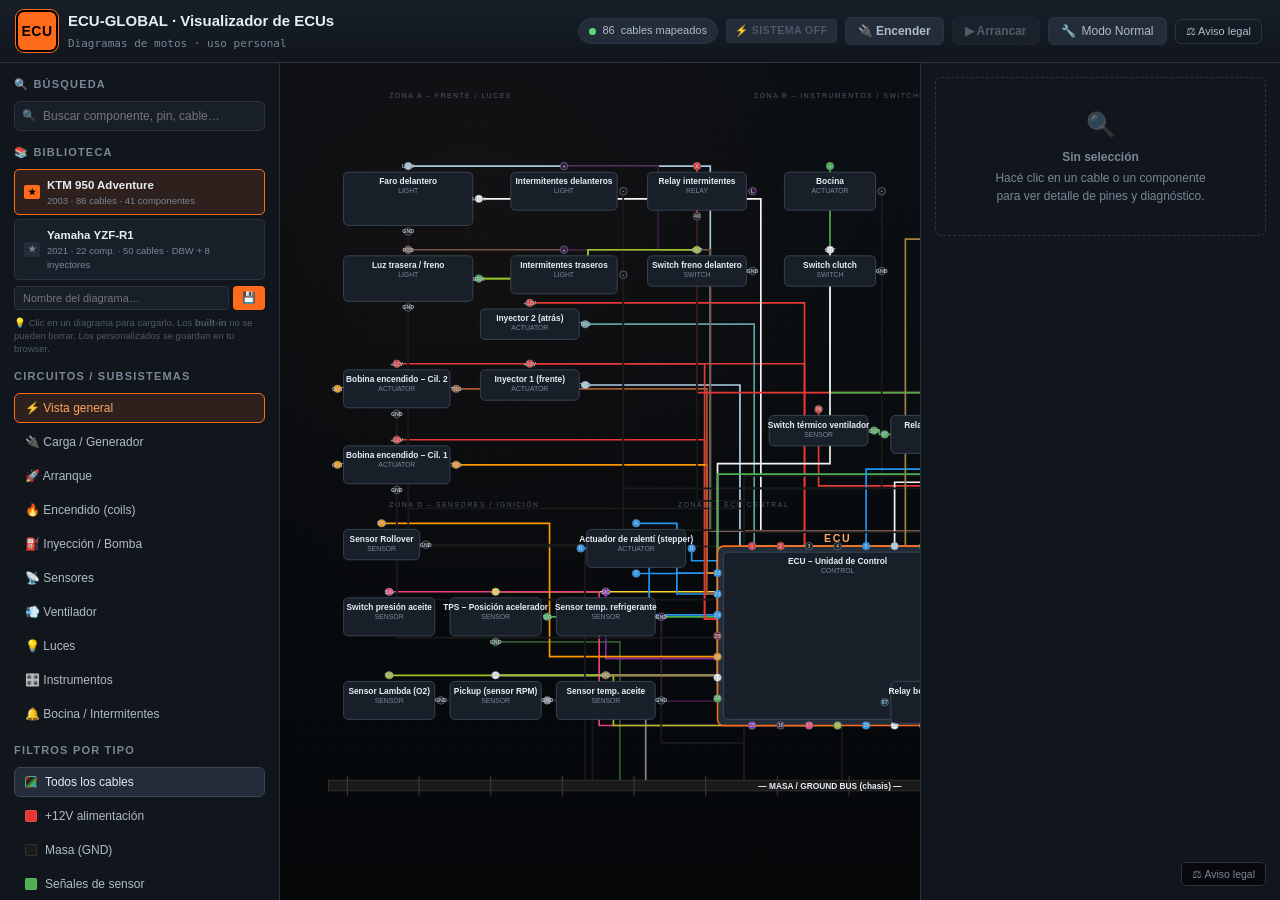
<file: ktm-950-ecu-interactive.html>
<!DOCTYPE html>
<html lang="es">
<head>
<meta charset="UTF-8">
<meta name="viewport" content="width=device-width, initial-scale=1.0">
<title>ECU-GLOBAL – Visualizador de Diagramas Eléctricos</title>
<style>
  :root {
    --bg-0: #0b0f14; --bg-1: #11161d; --bg-2: #181f29; --bg-3: #232c39;
    --border: #2a3441; --border-strong: #3a4757;
    --text-0: #e6edf3; --text-1: #b0bcc9; --text-2: #7a8696; --text-3: #4d5868;
    --accent: #ff6b1a; --accent-2: #ffa463; --accent-soft: rgba(255,107,26,0.12);
    --info: #4cb0ff; --ok: #5cd97a; --warn: #ffc34c; --err: #ff5577;
    --wire-rd: #e53935; --wire-bk: #1a1a1a; --wire-bu: #2196f3; --wire-gn: #4caf50;
    --wire-wh: #f5f5f5; --wire-or: #ff9800; --wire-br: #795548; --wire-ye: #fdd835;
    --wire-vt: #8e24aa; --wire-pk: #ec407a; --wire-gr: #9e9e9e;
    --shadow: 0 4px 18px rgba(0,0,0,0.35); --radius: 8px;
  }
  * { box-sizing: border-box; }
  html, body { height: 100%; }
  body {
    margin: 0; font-family: 'Inter', -apple-system, BlinkMacSystemFont, 'Segoe UI', sans-serif;
    background: var(--bg-0); color: var(--text-0); font-size: 14px; line-height: 1.45; overflow: hidden;
  }
  .mono { font-family: 'JetBrains Mono', 'SF Mono', Consolas, monospace; }
  button { font-family: inherit; cursor: pointer; }

  .app {
    display: grid;
    grid-template-rows: auto 1fr;
    grid-template-columns: 280px 1fr 360px;
    grid-template-areas: "header header header" "toolbar canvas info";
    height: 100vh;
  }
  @media (max-width: 1100px) {
    .app { grid-template-columns: 240px 1fr; grid-template-rows: auto 1fr 220px;
      grid-template-areas: "header header" "toolbar canvas" "info info"; }
  }
  @media (max-width: 720px) {
    .app { grid-template-columns: 1fr; grid-template-rows: auto auto 1fr 240px;
      grid-template-areas: "header" "toolbar" "canvas" "info"; }
  }

  header.app-header {
    grid-area: header; display: flex; align-items: center; justify-content: space-between;
    padding: 10px 18px; background: linear-gradient(180deg, var(--bg-2), var(--bg-1));
    border-bottom: 1px solid var(--border); gap: 12px;
  }
  .brand { display: flex; align-items: center; gap: 12px; }
  .brand-mark {
    width: 38px; height: 38px; background: var(--accent); color: #000; border-radius: 6px;
    display: grid; place-items: center; font-weight: 900; font-size: 14px; letter-spacing: 0.5px;
    box-shadow: 0 0 0 2px #000, 0 0 0 3px var(--accent);
  }
  .brand-text h1 { font-size: 15px; margin: 0; font-weight: 700; }
  .brand-text small { color: var(--text-2); font-size: 11px; }
  .header-actions { display: flex; gap: 8px; align-items: center; }
  .pill {
    background: var(--bg-3); border: 1px solid var(--border); color: var(--text-1);
    padding: 4px 10px; border-radius: 999px; font-size: 11px; display: inline-flex; align-items: center; gap: 6px;
  }
  .pill .dot { width: 7px; height: 7px; border-radius: 50%; background: var(--ok); }
  .mode-toggle {
    background: var(--bg-3); border: 1px solid var(--border); color: var(--text-1);
    padding: 6px 12px; border-radius: 6px; font-size: 12px; display: inline-flex; align-items: center; gap: 6px;
  }
  .mode-toggle.active { background: var(--accent-soft); border-color: var(--accent); color: var(--accent-2); }
  .mode-toggle:hover { border-color: var(--border-strong); }

  .toolbar {
    grid-area: toolbar; background: var(--bg-1); border-right: 1px solid var(--border);
    overflow-y: auto; padding: 14px;
  }
  .toolbar h3 {
    font-size: 11px; text-transform: uppercase; letter-spacing: 1.2px; color: var(--text-2);
    margin: 14px 0 8px 0; font-weight: 700;
  }
  .toolbar h3:first-child { margin-top: 0; }
  .sub-btns, .filter-btns { display: flex; flex-direction: column; gap: 4px; }
  .sub-btns button, .filter-btns button {
    text-align: left; background: transparent; border: 1px solid transparent; color: var(--text-1);
    padding: 7px 10px; border-radius: 6px; font-size: 12px; display: flex; align-items: center; gap: 8px;
  }
  .sub-btns button:hover, .filter-btns button:hover { background: var(--bg-2); color: var(--text-0); }
  .sub-btns button.active { background: var(--accent-soft); border-color: var(--accent); color: var(--accent-2); }
  .filter-btns button.active { background: var(--bg-3); border-color: var(--border-strong); color: var(--text-0); }
  .filter-btns button .swatch {
    width: 12px; height: 12px; border-radius: 2px; flex-shrink: 0; border: 1px solid rgba(255,255,255,0.1);
  }
  .legend { display: grid; grid-template-columns: 1fr 1fr; gap: 6px 10px; font-size: 11px; }
  .legend-item { display: flex; align-items: center; gap: 6px; color: var(--text-1); }
  .legend-swatch { width: 14px; height: 8px; border-radius: 1px; }

  .canvas {
    grid-area: canvas; position: relative; overflow: auto;
    background: radial-gradient(circle at 30% 20%, rgba(255,107,26,0.04) 0%, transparent 50%),
                linear-gradient(180deg, var(--bg-0) 0%, #050709 100%);
  }
  .canvas-inner { padding: 18px; min-width: 1100px; }
  svg.diagram { display: block; width: 100%; height: auto; }

  .component-box { cursor: pointer; transition: filter 0.15s; }
  .component-box:hover { filter: brightness(1.15); }
  .component-box.selected .comp-bg { stroke: var(--accent); stroke-width: 2.5; }
  .component-box.selected .comp-label { fill: var(--accent-2); }
  .comp-bg { fill: var(--bg-2); stroke: var(--border-strong); stroke-width: 1.2; }
  .comp-label { fill: var(--text-0); font-size: 11px; font-weight: 600; pointer-events: none; }
  .comp-sub { fill: var(--text-2); font-size: 9px; pointer-events: none; }
  .pin-circle {
    fill: var(--bg-3); stroke: var(--text-2); stroke-width: 0.8; cursor: pointer; transition: all 0.12s;
  }
  .pin-circle:hover { stroke: var(--accent-2); stroke-width: 1.5; }
  .pin-circle.active { stroke: var(--accent-2); stroke-width: 1.8; }
  .pin-num { font-size: 7px; fill: var(--text-1); pointer-events: none; text-anchor: middle; font-weight: 700; }
  .zone-label { fill: var(--text-3); font-size: 9px; letter-spacing: 2px; text-transform: uppercase; }

  .wire {
    fill: none; stroke-width: 2.2; stroke-linecap: round; cursor: pointer; transition: opacity 0.2s, stroke-width 0.15s;
  }
  .wire:hover { stroke-width: 3.5; }
  .wire.dim { opacity: 0.10; }
  .wire.highlight { stroke-width: 3.8; filter: drop-shadow(0 0 6px currentColor); }
  .wire.flow { stroke-dasharray: 8 6; animation: flow 0.9s linear infinite; }
  @keyframes flow { to { stroke-dashoffset: -14; } }

  .ecu-frame { fill: var(--bg-3); stroke: var(--accent); stroke-width: 2; }
  .ecu-title { fill: var(--accent-2); font-size: 14px; font-weight: 800; letter-spacing: 2px; }
  .battery-cell { fill: none; stroke: var(--text-0); stroke-width: 1.5; }

  .tooltip {
    position: absolute; pointer-events: none; background: var(--bg-2);
    border: 1px solid var(--border-strong); border-radius: var(--radius);
    padding: 10px 12px; font-size: 12px; color: var(--text-0); box-shadow: var(--shadow);
    z-index: 100; min-width: 220px; max-width: 320px; opacity: 0; transition: opacity 0.12s;
  }
  .tooltip.visible { opacity: 1; }
  .tooltip-title { font-weight: 700; margin-bottom: 6px; color: var(--accent-2); }
  .tooltip-row { display: flex; gap: 6px; margin: 3px 0; font-size: 11px; }
  .tooltip-row .k { color: var(--text-2); min-width: 80px; flex-shrink: 0; }
  .tooltip-row .v { color: var(--text-0); }
  .color-chip {
    display: inline-block; width: 10px; height: 10px; border-radius: 2px;
    border: 1px solid rgba(255,255,255,0.15); margin-right: 4px; vertical-align: middle;
  }
  .dir-input { color: var(--info); }
  .dir-output { color: var(--ok); }
  .dir-ground { color: var(--text-2); }
  .dir-power { color: var(--accent-2); }

  .info {
    grid-area: info; background: var(--bg-1); border-left: 1px solid var(--border);
    overflow-y: auto; padding: 14px;
  }
  .info h2 { font-size: 14px; margin: 0 0 4px 0; color: var(--text-0); }
  .info .sub { font-size: 11px; color: var(--text-2); margin-bottom: 12px; }
  .info .empty {
    text-align: center; color: var(--text-2); font-size: 12px; padding: 30px 10px;
    border: 1px dashed var(--border); border-radius: 6px;
  }
  .info .empty .icon { font-size: 24px; margin-bottom: 6px; opacity: 0.4; }
  .pin-table { width: 100%; border-collapse: collapse; font-size: 11px; margin-top: 8px; }
  .pin-table th, .pin-table td { text-align: left; padding: 5px 6px; border-bottom: 1px solid var(--border); }
  .pin-table th {
    color: var(--text-2); font-weight: 600; text-transform: uppercase; font-size: 9.5px;
    letter-spacing: 0.5px; background: var(--bg-2);
  }
  .pin-table tbody tr { cursor: pointer; transition: background 0.1s; }
  .pin-table tbody tr:hover { background: var(--bg-2); }
  .pin-table tr.active { background: var(--accent-soft); }
  .pin-table tr.active td { color: var(--accent-2); }
  .pin-table .pin-n { font-weight: 700; color: var(--accent-2); }
  .dir-badge {
    display: inline-block; padding: 1px 6px; border-radius: 3px; font-size: 9.5px; font-weight: 700; letter-spacing: 0.3px;
  }
  .dir-IN  { background: rgba(76,176,255,0.15); color: var(--info); }
  .dir-OUT { background: rgba(92,217,122,0.15); color: var(--ok); }
  .dir-GND { background: rgba(122,134,150,0.18); color: var(--text-1); }
  .dir-PWR { background: rgba(255,107,26,0.15); color: var(--accent-2); }
  .dir-BI  { background: rgba(255,195,76,0.15); color: var(--warn); }

  .diag-card {
    background: var(--bg-2); border: 1px solid var(--border); border-radius: 6px; padding: 10px; margin-top: 10px;
  }
  .diag-card h4 { margin: 0 0 6px 0; font-size: 12px; color: var(--accent-2); display: flex; align-items: center; gap: 6px; }
  .diag-card p, .diag-card li { font-size: 11.5px; color: var(--text-1); margin: 4px 0; }
  .diag-card ul { padding-left: 18px; margin: 4px 0; }
  .diag-step {
    background: var(--bg-3); border-left: 3px solid var(--accent); padding: 6px 8px;
    margin: 4px 0; font-size: 11.5px; border-radius: 0 4px 4px 0;
  }
  .diag-step .label {
    font-weight: 700; color: var(--accent-2); display: block; font-size: 10px;
    text-transform: uppercase; letter-spacing: 0.5px; margin-bottom: 2px;
  }
  .value-ok { color: var(--ok); font-weight: 700; }
  .value-warn { color: var(--warn); font-weight: 700; }
  .value-err { color: var(--err); font-weight: 700; }

  .pin-diagram {
    display: grid; grid-template-columns: repeat(8, 1fr); gap: 4px; margin-top: 8px; padding: 10px;
    background: var(--bg-2); border: 1px solid var(--border); border-radius: 6px;
  }
  .pin-slot {
    aspect-ratio: 1; background: var(--bg-3); border: 1px solid var(--border-strong); border-radius: 50%;
    display: grid; place-items: center; font-size: 9px; font-weight: 700; color: var(--text-1);
    cursor: pointer; transition: all 0.12s;
  }
  .pin-slot.has-data { background: var(--bg-1); }
  .pin-slot:hover, .pin-slot.active { background: var(--accent); color: #000; border-color: var(--accent-2); transform: scale(1.1); }

  .section-head {
    display: flex; align-items: center; gap: 6px; margin: 14px 0 4px 0; padding-bottom: 4px;
    border-bottom: 1px solid var(--border); font-size: 11px; text-transform: uppercase;
    letter-spacing: 1px; color: var(--text-2); font-weight: 700;
  }
  ::-webkit-scrollbar { width: 8px; height: 8px; }
  ::-webkit-scrollbar-track { background: var(--bg-0); }
  ::-webkit-scrollbar-thumb { background: var(--bg-3); border-radius: 4px; }
  ::-webkit-scrollbar-thumb:hover { background: var(--border-strong); }
  svg { user-select: none; }

  /* ====== SEARCH ====== */
  .search-box { position: relative; margin-bottom: 8px; }
  .search-box input {
    width: 100%; background: var(--bg-2); border: 1px solid var(--border);
    color: var(--text-0); padding: 7px 10px 7px 28px; border-radius: 6px;
    font-size: 12px; font-family: inherit;
  }
  .search-box input:focus { outline: none; border-color: var(--accent); }
  .search-box::before {
    content: '🔍'; position: absolute; left: 8px; top: 50%; transform: translateY(-50%);
    font-size: 11px; pointer-events: none; opacity: 0.6;
  }
  .search-box .clear-search {
    position: absolute; right: 6px; top: 50%; transform: translateY(-50%);
    background: transparent; border: none; color: var(--text-2); font-size: 14px;
    cursor: pointer; padding: 2px 6px; display: none;
  }
  .search-box .clear-search:hover { color: var(--text-0); }
  .search-box.has-value .clear-search { display: block; }
  .search-results { font-size: 10.5px; color: var(--text-2); margin-bottom: 6px; }
  .search-results .count { color: var(--accent-2); font-weight: 700; }
  .search-results-list {
    max-height: 180px; overflow-y: auto; background: var(--bg-2);
    border: 1px solid var(--border); border-radius: 4px; margin-bottom: 10px;
    display: none;
  }
  .search-results-list.visible { display: block; }
  .search-result {
    padding: 5px 8px; cursor: pointer; font-size: 11px; border-bottom: 1px solid var(--border);
    display: flex; align-items: center; gap: 6px;
  }
  .search-result:hover { background: var(--bg-3); }
  .search-result:last-child { border-bottom: none; }
  .search-result .kind {
    display: inline-block; font-size: 9px; padding: 1px 5px; border-radius: 2px;
    text-transform: uppercase; font-weight: 700; letter-spacing: 0.3px;
  }
  .kind-comp { background: rgba(76,176,255,0.15); color: var(--info); }
  .kind-pin  { background: rgba(92,217,122,0.15); color: var(--ok); }
  .kind-wire { background: rgba(255,107,26,0.15); color: var(--accent-2); }
  .search-result .label { color: var(--text-0); flex: 1; }
  .search-result mark { background: rgba(255,107,26,0.25); color: var(--accent-2); padding: 0 2px; border-radius: 2px; }

  .highlight-match .comp-bg { stroke: var(--warn); stroke-width: 2.5; }
  .highlight-match .pin-circle { stroke: var(--warn); stroke-width: 2.5; }
  .highlight-match { filter: drop-shadow(0 0 8px rgba(255,195,76,0.6)); }

  /* ====== LIBRARY ====== */
  .lib-list {
    display: flex; flex-direction: column; gap: 4px; margin-top: 6px;
  }
  .lib-item {
    background: var(--bg-2); border: 1px solid var(--border); border-radius: 5px;
    padding: 7px 9px; cursor: pointer; transition: all 0.12s; display: flex;
    align-items: center; gap: 7px;
  }
  .lib-item:hover { background: var(--bg-3); border-color: var(--border-strong); }
  .lib-item.active { background: var(--accent-soft); border-color: var(--accent); }
  .lib-item .badge {
    font-size: 8.5px; background: var(--bg-3); color: var(--text-2);
    padding: 1px 4px; border-radius: 2px; text-transform: uppercase; font-weight: 700;
  }
  .lib-item.active .badge { background: var(--accent); color: #000; }
  .lib-item .name { flex: 1; font-size: 11.5px; font-weight: 600; color: var(--text-0); }
  .lib-item .sub { font-size: 9.5px; color: var(--text-2); }
  .lib-item .actions { display: flex; gap: 3px; }
  .lib-item .actions button {
    background: transparent; border: 1px solid transparent; color: var(--text-3);
    padding: 1px 5px; font-size: 11px; cursor: pointer; border-radius: 3px;
  }
  .lib-item .actions button:hover { color: var(--err); border-color: var(--border-strong); }
  .lib-item .actions button.save { color: var(--text-2); }
  .lib-item .actions button.save:hover { color: var(--ok); }
  .lib-save-row {
    display: flex; gap: 4px; margin-top: 6px;
  }
  .lib-save-row input {
    flex: 1; background: var(--bg-2); border: 1px solid var(--border); color: var(--text-0);
    padding: 5px 8px; border-radius: 4px; font-size: 11px; font-family: inherit;
  }
  .lib-save-row input:focus { outline: none; border-color: var(--accent); }
  .lib-save-row button {
    background: var(--accent); color: #000; border: none; padding: 5px 9px;
    border-radius: 4px; font-size: 11px; font-weight: 700; cursor: pointer;
  }
  .lib-save-row button:hover { background: var(--accent-2); }
  .lib-meta { font-size: 9.5px; color: var(--text-3); margin-top: 6px; line-height: 1.4; }

  /* ====== LEGAL DISCLAIMER ====== */
  .legal-btn {
    background: transparent; border: 1px solid var(--border); color: var(--text-1);
    padding: 5px 10px; border-radius: 6px; font-size: 11px; cursor: pointer;
    display: inline-flex; align-items: center; gap: 4px;
  }
  .legal-btn:hover { border-color: var(--accent); color: var(--accent-2); }
  .legal-overlay {
    position: fixed; inset: 0; background: rgba(0,0,0,.78); z-index: 200;
    display: none; align-items: center; justify-content: center; padding: 20px;
  }
  .legal-overlay.show { display: flex; }
  .legal-modal {
    background: var(--bg-1); border: 1px solid var(--border-strong); border-radius: 8px;
    max-width: 640px; width: 100%; max-height: 88vh; display: flex; flex-direction: column;
    box-shadow: 0 20px 60px rgba(0,0,0,.5);
  }
  .legal-header {
    display: flex; align-items: center; justify-content: space-between;
    padding: 14px 18px; border-bottom: 1px solid var(--border);
  }
  .legal-header h2 { margin: 0; font-size: 14px; color: var(--text-0); }
  .legal-close {
    background: transparent; border: 1px solid var(--border-strong); color: var(--text-2);
    width: 28px; height: 28px; border-radius: 4px; cursor: pointer; font-size: 16px;
    display: grid; place-items: center;
  }
  .legal-close:hover { color: var(--accent-2); border-color: var(--accent); }
  .legal-body { padding: 16px 20px; overflow-y: auto; font-size: 12px; line-height: 1.65; color: var(--text-1); }
  .legal-body p { margin: 0 0 10px 0; }
  .legal-body strong { color: var(--text-0); }
  .legal-footer { padding: 12px 18px; border-top: 1px solid var(--border); display: flex; justify-content: flex-end; }
  .legal-accept {
    background: var(--accent); color: #000; border: none;
    padding: 7px 18px; border-radius: 5px; font-size: 12px; font-weight: 700;
    cursor: pointer; letter-spacing: 0.5px;
  }
  .legal-accept:hover { background: var(--accent-2); }
  .legal-fab {
    position: fixed; bottom: 14px; right: 14px; z-index: 50;
    background: rgba(0,0,0,.55); color: var(--text-2);
    border: 1px solid var(--border); border-radius: 5px;
    padding: 5px 10px; font-size: 10.5px; cursor: pointer;
    backdrop-filter: blur(4px);
  }
  .legal-fab:hover { color: var(--text-0); border-color: var(--border-strong); }

  /* ====== POWER STATE (encender/apagar/arrancar) ====== */
  .power-btn {
    background: var(--bg-3); color: var(--text-1); border: 1px solid var(--border);
    padding: 6px 12px; border-radius: 6px; font-size: 12px; font-weight: 600;
    display: inline-flex; align-items: center; gap: 5px; cursor: pointer;
    transition: all 0.15s;
  }
  .power-btn:hover { border-color: var(--border-strong); }
  .power-btn.on {
    background: rgba(92, 217, 122, 0.15); border-color: var(--ok); color: var(--ok);
    box-shadow: 0 0 12px rgba(92, 217, 122, 0.4);
  }
  .power-btn.cranking {
    background: rgba(255, 107, 26, 0.2); border-color: var(--accent); color: var(--accent-2);
    animation: crank-pulse 0.4s ease-in-out infinite alternate;
  }
  @keyframes crank-pulse {
    from { box-shadow: 0 0 8px rgba(255,107,26,0.4); }
    to   { box-shadow: 0 0 18px rgba(255,107,26,0.8); }
  }
  .start-btn {
    background: var(--bg-3); color: var(--text-1); border: 1px solid var(--border);
    padding: 6px 12px; border-radius: 6px; font-size: 12px; font-weight: 600;
    cursor: pointer; display: inline-flex; align-items: center; gap: 5px;
  }
  .start-btn:hover { border-color: var(--ok); color: var(--ok); }
  .start-btn:disabled { opacity: 0.4; cursor: not-allowed; }

  .system-status {
    font-size: 10.5px; padding: 3px 8px; border-radius: 3px;
    background: var(--bg-3); color: var(--text-3);
    border: 1px solid var(--border); letter-spacing: 0.5px; font-weight: 700;
  }
  .system-status.on { background: rgba(92,217,122,0.15); color: var(--ok); border-color: var(--ok); }
  .system-status.cranking { background: rgba(255,107,26,0.2); color: var(--accent-2); border-color: var(--accent); }
  .system-status.running { background: rgba(92,217,122,0.2); color: var(--ok); border-color: var(--ok); animation: status-blink 1.5s ease-in-out infinite; }
  @keyframes status-blink {
    0%, 100% { opacity: 1; }
    50% { opacity: 0.7; }
  }

  .wire.energized { stroke-width: 2.6; filter: drop-shadow(0 0 4px currentColor); }
  .wire.flow-crank { stroke-dasharray: 12 4; animation: flow 0.4s linear infinite !important; }

  .component-box.powered .comp-bg { stroke: var(--ok); stroke-width: 1.8; filter: drop-shadow(0 0 4px rgba(92,217,122,0.4)); }
  .component-box.charging .comp-bg { stroke: var(--warn); stroke-width: 1.8; }
  .component-box.running .comp-bg { stroke: var(--ok); stroke-width: 2; animation: running-pulse 2s ease-in-out infinite; }
  @keyframes running-pulse {
    0%, 100% { filter: drop-shadow(0 0 3px rgba(92,217,122,0.3)); }
    50%      { filter: drop-shadow(0 0 10px rgba(92,217,122,0.7)); }
  }
  .component-box.cranking .comp-bg { stroke: var(--accent); stroke-width: 2.2; animation: crank-pulse 0.4s ease-in-out infinite alternate; }
</style>
</head>
<body>
<div class="app">
  <header class="app-header">
    <div class="brand">
      <div class="brand-mark">ECU</div>
      <div class="brand-text">
        <h1>ECU-GLOBAL · Visualizador de ECUs</h1>
        <small class="mono" id="brandSubtitle">Diagramas de motos · uso personal</small>
      </div>
    </div>
    <div class="header-actions">
      <span class="pill"><span class="dot"></span> <span id="wireCount">—</span> cables mapeados</span>
      <span class="system-status" id="sysStatus">⚡ SISTEMA OFF</span>
      <button id="powerBtn" class="power-btn" title="Simular encendido de la moto">🔌 Encender</button>
      <button id="startBtn" class="start-btn" title="Simular arranque (1.5s)" disabled>▶ Arrancar</button>
      <button id="modeBtn" class="mode-toggle">
        <span>🔧</span> <span id="modeLabel">Modo Normal</span>
      </button>
      <button class="legal-btn" onclick="document.getElementById('legal-overlay').classList.add('show')">⚖ Aviso legal</button>
    </div>
  </header>

  <aside class="toolbar">
    <h3>🔍 Búsqueda</h3>
    <div class="search-box" id="searchBox">
      <input type="text" id="searchInput" placeholder="Buscar componente, pin, cable…" autocomplete="off" />
      <button class="clear-search" id="clearSearch" title="Limpiar">×</button>
    </div>
    <div class="search-results" id="searchResults"></div>
    <div class="search-results-list" id="searchResultsList"></div>

    <h3>📚 Biblioteca</h3>
    <div class="lib-list" id="libList"></div>
    <div class="lib-save-row">
      <input type="text" id="libNameInput" placeholder="Nombre del diagrama…" maxlength="40" />
      <button id="libSaveBtn" title="Guardar diagrama actual">💾</button>
    </div>
    <div class="lib-meta">💡 Clic en un diagrama para cargarlo. Los <b>built-in</b> no se pueden borrar. Los personalizados se guardan en tu browser.</div>

    <h3>Circuitos / Subsistemas</h3>
    <div class="sub-btns" id="subBtns">
      <button data-sub="all" class="active">⚡ Vista general</button>
      <button data-sub="charging">🔌 Carga / Generador</button>
      <button data-sub="starter">🚀 Arranque</button>
      <button data-sub="ignition">🔥 Encendido (coils)</button>
      <button data-sub="injection">⛽ Inyección / Bomba</button>
      <button data-sub="sensors">📡 Sensores</button>
      <button data-sub="fans">💨 Ventilador</button>
      <button data-sub="lights">💡 Luces</button>
      <button data-sub="instruments">🎛️ Instrumentos</button>
      <button data-sub="signals">🔔 Bocina / Intermitentes</button>
    </div>

    <h3>Filtros por tipo</h3>
    <div class="filter-btns" id="filterBtns">
      <button data-filter="all" class="active">
        <span class="swatch" style="background:linear-gradient(135deg,#e53935,#1a1a1a,#4caf50,#2196f3)"></span>
        Todos los cables
      </button>
      <button data-filter="power">
        <span class="swatch" style="background:var(--wire-rd)"></span>
        +12V alimentación
      </button>
      <button data-filter="ground">
        <span class="swatch" style="background:var(--wire-bk)"></span>
        Masa (GND)
      </button>
      <button data-filter="sensor">
        <span class="swatch" style="background:var(--wire-gn)"></span>
        Señales de sensor
      </button>
      <button data-filter="actuator">
        <span class="swatch" style="background:var(--wire-bu)"></span>
        Salidas / actuadores
      </button>
      <button data-filter="ignition">
        <span class="swatch" style="background:var(--wire-or)"></span>
        Ignición / inyectores
      </button>
    </div>

    <h3>Leyenda de colores KTM</h3>
    <div class="legend">
      <div class="legend-item"><span class="legend-swatch" style="background:var(--wire-rd)"></span> rd = rojo</div>
      <div class="legend-item"><span class="legend-swatch" style="background:var(--wire-bk)"></span> bk = negro</div>
      <div class="legend-item"><span class="legend-swatch" style="background:var(--wire-bu)"></span> bu = azul</div>
      <div class="legend-item"><span class="legend-swatch" style="background:var(--wire-gn)"></span> gn = verde</div>
      <div class="legend-item"><span class="legend-swatch" style="background:var(--wire-wh)"></span> wh = blanco</div>
      <div class="legend-item"><span class="legend-swatch" style="background:var(--wire-or)"></span> or = naranja</div>
      <div class="legend-item"><span class="legend-swatch" style="background:var(--wire-br)"></span> br = marrón</div>
      <div class="legend-item"><span class="legend-swatch" style="background:var(--wire-ye)"></span> ye = amarillo</div>
      <div class="legend-item"><span class="legend-swatch" style="background:var(--wire-vt)"></span> vt = violeta</div>
      <div class="legend-item"><span class="legend-swatch" style="background:var(--wire-pk)"></span> pk = rosa</div>
      <div class="legend-item"><span class="legend-swatch" style="background:var(--wire-gr)"></span> gr = gris</div>
    </div>

    <h3>💡 Ayuda</h3>
    <p style="font-size:11px; color:var(--text-2); margin:4px 0; line-height:1.5">
      <b>Click</b> en un cable o componente para ver detalle.<br>
      <b>Hover</b> muestra tooltip con info rápida.<br>
      <b>Modo Diagnóstico</b> muestra tests con multímetro.<br>
      <b>Selecciona un circuito</b> para animar el flujo.<br>
      <b>Búsqueda</b> arriba: tipeá cualquier cosa (ej: "TPS", "+12V", "verde").<br>
      <b>Esc</b> resetea subsistema · <b>D</b> toggle diag.
    </p>
  </aside>

  <main class="canvas" id="canvas">
    <div class="canvas-inner">
      <svg class="diagram" id="diagram" viewBox="0 0 1400 950" xmlns="http://www.w3.org/2000/svg">
        <defs>
          <pattern id="grid" width="20" height="20" patternUnits="userSpaceOnUse">
            <path d="M 20 0 L 0 0 0 20" fill="none" stroke="rgba(255,255,255,0.025)" stroke-width="0.5"/>
          </pattern>
        </defs>
        <rect width="1400" height="950" fill="url(#grid)"/>
        <text class="zone-label" x="120" y="22">ZONA A – FRENTE / LUCES</text>
        <text class="zone-label" x="600" y="22">ZONA B – INSTRUMENTOS / SWITCHES</text>
        <text class="zone-label" x="1080" y="22">ZONA C – ALIMENTACIÓN</text>
        <text class="zone-label" x="120" y="560">ZONA D – SENSORES / IGNICIÓN</text>
        <text class="zone-label" x="500" y="560">ZONA E – ECU CENTRAL</text>
        <text class="zone-label" x="900" y="560">ZONA F – TRASERA / CARGA</text>
        <g id="wiresLayer"></g>
        <g id="componentsLayer"></g>
      </svg>
    </div>
    <div class="tooltip" id="tooltip"></div>
  </main>

  <aside class="info" id="info">
    <div class="empty" id="infoEmpty">
      <div class="icon">🔍</div>
      <div><b>Sin selección</b></div>
      <div style="margin-top:4px">Hacé clic en un cable o un componente<br>para ver detalle de pines y diagnóstico.</div>
    </div>
    <div id="infoContent" style="display:none">
      <h2 id="compName">—</h2>
      <div class="sub" id="compType">—</div>
      <p id="compDesc" style="font-size:12px; color:var(--text-1); margin:6px 0;"></p>
      <div class="section-head">⚡ Conector</div>
      <div class="pin-diagram" id="pinDiagram"></div>
      <div class="section-head">📋 Tabla de pines</div>
      <table class="pin-table">
        <thead>
          <tr><th>Pin</th><th>Color</th><th>Dir</th><th>Función</th><th>Señal</th></tr>
        </thead>
        <tbody id="pinTableBody"></tbody>
      </table>
      <div id="diagSection"></div>
    </div>
  </aside>
</div>

<!-- Legal Disclaimer Modal -->
<div class="legal-overlay" id="legal-overlay">
  <div class="legal-modal">
    <div class="legal-header">
      <h2>⚖ Aviso Legal – Uso Personal</h2>
      <button class="legal-close" onclick="document.getElementById('legal-overlay').classList.remove('show')">×</button>
    </div>
    <div class="legal-body">
      <p>Esta aplicación ha sido desarrollada <strong>exclusivamente para uso personal, educativo y de consulta técnica</strong>.</p>
      <p>La información presentada, incluyendo diagramas eléctricos, asignación de pines, colores de cableado, valores de diagnóstico, configuraciones de ECU y demás datos técnicos, tiene únicamente fines de <strong>estudio, aprendizaje y referencia</strong>. No constituye documentación oficial de ningún fabricante.</p>
      <p>Las <strong>marcas comerciales, nombres de modelos, manuales de servicio y documentación técnica</strong> mencionados son propiedad de sus respectivos titulares y se utilizan únicamente con fines descriptivos e identificativos.</p>
      <p>Esta aplicación <strong>no está afiliada, autorizada, patrocinada ni respaldada</strong> por ningún fabricante de motocicletas o proveedor de componentes electrónicos.</p>
      <p>Los diagramas y representaciones visuales mostrados en esta aplicación han sido <strong>adaptados, reinterpretados o reorganizados</strong> con fines didácticos para facilitar la comprensión de los sistemas eléctricos y electrónicos de los vehículos.</p>
      <p>El usuario es <strong>responsable de verificar</strong> toda información técnica mediante la documentación oficial correspondiente antes de realizar diagnósticos, reparaciones, modificaciones o intervenciones sobre cualquier vehículo.</p>
      <p>El autor de esta aplicación <strong>no asume responsabilidad alguna</strong> por daños materiales, pérdidas económicas, fallas mecánicas, daños electrónicos, pérdida de información o lesiones derivadas del uso directo o indirecto de la información aquí presentada.</p>
      <p>Esta aplicación <strong>no recopila información personal ni tiene fines comerciales</strong>. Su utilización se realiza bajo exclusiva responsabilidad del usuario.</p>
      <p>Al utilizar esta aplicación, el usuario <strong>acepta los términos</strong> establecidos en este aviso legal.</p>
    </div>
    <div class="legal-footer">
      <button class="legal-accept" onclick="document.getElementById('legal-overlay').classList.remove('show')">ENTENDIDO</button>
    </div>
  </div>
</div>

<script>
/* ====================================================================
   DATA & STATE
   ==================================================================== */
const WIRE_COLOR = {
  // KTM / Ducati / Aprilia style (europeas)
  rd:'#e53935',bk:'#1a1a1a',bu:'#2196f3',gn:'#4caf50',wh:'#f5f5f5',or:'#ff9800',
  br:'#795548',ye:'#fdd835',vt:'#8e24aa',pk:'#ec407a',gr:'#9e9e9e',
  'rd-bk':'#8b2a2a','bk-bu':'#0d3a4a','bu-wh':'#aed0e8','gn-bk':'#2e5c2e',
  'wh-bk':'#a8a8a8','or-bk':'#a85a2a','bu-bk':'#1a3a5c','ye-bu':'#a8a040',
  'ye-bk':'#a8a020','ye-gn':'#a0c020','ye-wh':'#e0e070','ye-rd':'#e07070',
  'rd-wh':'#e07070','rd-ye':'#e58a58','bu-gn':'#60a0a0','bu-ye':'#6090c0',
  'gn-or':'#80a040','or-wh':'#e0b070','wh-gn':'#b0c8a0','wh-rd':'#e0a0a0',
  'br-bk':'#3a2018','br-wh':'#a08868','bk-wh':'#666666','bu-rd':'#a04040',
  'bk-rd':'#5a2020','bk-gn':'#2a3a2a','bk-ye':'#3a3a1a','bk-or':'#3a2a1a',
  'pk-bk':'#5a2840','vt-bk':'#3a1a40','ye-vt':'#a08540','gn-vt':'#408040',
  'wh-bu':'#a8c8e0','wh-bk':'#888888','gn-vt':'#3a8050',
  // Yamaha / Honda / Kawasaki style (japonesas)
  R:'#E24B4A',B:'#444441',L:'#378ADD',W:'#cccccc',G:'#1D9E75',Br:'#BA7517',
  Or:'#E8853A',Gy:'#888780',P:'#D4537E',Sb:'#85B7EB',Y:'#ffd166',Lz:'#85B7EB',
  'R/W':'#E24B4A','R/L':'#D85A30','R/G':'#E24B4A',
  'B/W':'#666666','B/Y':'#666666','B/L':'#4a4e6a',
  'L/W':'#6aaae0','L/B':'#7F77DD','L/R':'#9a6abb','L/Y':'#7090cc','L/G':'#5fb5b5',
  'G/W':'#2ab891','G/B':'#1a8060','G/Y':'#97C459',
  'W/B':'#aaaaaa','W/G':'#bbddee','W/L':'#99bbdd',
  'Gy/R':'#998070','Gy/G':'#88a080',
  'Br/W':'#cc9930','Br/Y':'#c8a020','Br/L':'#a08060',
  'Sb/W':'#9ac5f0',
  'Y/R':'#f0b040','Y/L':'#e8c020',
  'Or/G':'#c87830','Or/B':'#d06828'
};
const COLOR_NAME = {
  rd:'Rojo',bk:'Negro',bu:'Azul',gn:'Verde',wh:'Blanco',or:'Naranja',br:'Marrón',ye:'Amarillo',vt:'Violeta',pk:'Rosa',gr:'Gris',
  R:'Rojo (Yam)',B:'Negro (Yam)',L:'Azul (Yam)',W:'Blanco (Yam)',G:'Verde (Yam)',Br:'Marrón (Yam)',Or:'Naranja (Yam)',
  Gy:'Gris (Yam)',P:'Rosa (Yam)',Sb:'Celeste (Yam)',Y:'Amarillo (Yam)',Lz:'Celeste claro (Yam)'
};
const colorOf = c => WIRE_COLOR[c] || '#888';

let activeSubsystem = 'all';
let activeFilter = 'all';
let diagMode = false;

/* --- COMPONENTS --- */
const components = {
  battery: { id:'battery', name:'Batería 12V', type:'power', x:1170, y:780, w:130, h:60,
    desc:'Batería de plomo-ácido 12V. + alimenta la llave y relay de arranque. − va a masa del chasis.',
    pins:[
      { n:'+', color:'rd', dir:'PWR', function:'+12V batería (permanente)', signal:'12.6V reposo / 13.8–14.5V con motor' },
      { n:'-', color:'bk', dir:'GND', function:'Masa chasis / batería',     signal:'0V (referencia)' }
  ]},
  mainFuse: { id:'mainFuse', name:'Fusible principal 30A', type:'protection', x:1170, y:660, w:120, h:40,
    desc:'Fusible principal entre batería y llave. Protege todo el circuito.',
    pins:[
      { n:'IN',  color:'rd', dir:'PWR', function:'Entrada desde batería', signal:'+12V permanente' },
      { n:'OUT', color:'rd', dir:'PWR', function:'Salida hacia llave',   signal:'+12V post-fusible' }
  ]},
  ignSwitch: { id:'ignSwitch', name:'Llave de encendido', type:'switch', x:1170, y:560, w:120, h:50,
    desc:'Llave OFF/ON/PARK. Conecta +12V post-fusible a relays, ECU y accesorios.',
    pins:[
      { n:'BAT', color:'rd', dir:'PWR', function:'Entrada +12V batería (post-fusible)', signal:'+12V permanente' },
      { n:'ON',  color:'rd', dir:'PWR', function:'Salida +12V bajo llave',               signal:'+12V con llave en ON' },
      { n:'ST',  color:'rd', dir:'PWR', function:'Salida a relay de arranque',           signal:'+12V solo en START' },
      { n:'P',   color:'br', dir:'OUT', function:'Salida luces de posición',             signal:'+12V en posición PARK' }
  ]},
  startRelay: { id:'startRelay', name:'Relay de arranque', type:'relay', x:1020, y:780, w:120, h:60,
    desc:'Maneja la alta corriente del motor de arranque. La bobina la dispara la ECU.',
    pins:[
      { n:'85', color:'bk',    dir:'GND', function:'Masa bobina',                signal:'0V' },
      { n:'86', color:'rd-wh', dir:'IN',  function:'+12V desde ECU (señal start)', signal:'+12V durante arranque' },
      { n:'30', color:'rd',    dir:'PWR', function:'+12V directo batería',        signal:'+12V permanente' },
      { n:'87', color:'rd',    dir:'OUT', function:'Salida a motor de arranque',  signal:'+12V durante crank' }
  ]},
  starterMotor: { id:'starterMotor', name:'Motor de arranque', type:'actuator', x:880, y:790, w:120, h:50,
    desc:'Motor CC brush-type acoplado al cigüeñal. Bendix lo engrana durante arranque.',
    pins:[
      { n:'B+', color:'rd', dir:'IN',  function:'+12V desde relay',     signal:'+12V, picos >200A' },
      { n:'-',  color:'bk', dir:'GND', function:'Masa al chasis',       signal:'0V' }
  ]},
  generator: { id:'generator', name:'Generador (alternador)', type:'generator', x:1300, y:780, w:90, h:50,
    desc:'Generador trifásico acoplado al cigüeñal. Produce AC que el regulador rectifica.',
    pins:[
      { n:'AC1', color:'wh', dir:'OUT', function:'AC fase 1', signal:'~40V AC @ 5k rpm' },
      { n:'AC2', color:'wh', dir:'OUT', function:'AC fase 2', signal:'~40V AC @ 5k rpm' },
      { n:'AC3', color:'wh', dir:'OUT', function:'AC fase 3', signal:'~40V AC @ 5k rpm' }
  ]},
  regulator: { id:'regulator', name:'Regulador / Rectificador', type:'regulator', x:1300, y:660, w:90, h:50,
    desc:'Rectifica AC del generador y regula voltaje a 14.0–14.5V DC para cargar batería.',
    pins:[
      { n:'IN1', color:'wh', dir:'IN',  function:'AC fase 1 entrada',    signal:'~40V AC' },
      { n:'IN2', color:'wh', dir:'IN',  function:'AC fase 2 entrada',    signal:'~40V AC' },
      { n:'IN3', color:'wh', dir:'IN',  function:'AC fase 3 entrada',    signal:'~40V AC' },
      { n:'+',   color:'rd', dir:'OUT', function:'+12V regulado a batería', signal:'13.8–14.5V DC' },
      { n:'-',   color:'bk', dir:'GND', function:'Masa chasis',           signal:'0V' }
  ]},
  ecu: { id:'ecu', name:'ECU – Unidad de Control', type:'control', x:560, y:620, w:300, h:220,
    desc:'Computadora central. Gestiona inyección, encendido, idle, bomba y corte de arranque. Lee sensores (TPS, temp, lambda, pickup) y maneja actuadores (inyectores, bobinas, relay bomba, idle).',
    pins:[
      { n:'1',  color:'rd',    dir:'PWR', function:'+12V bajo llave',                     signal:'+12V llave ON' },
      { n:'2',  color:'rd',    dir:'PWR', function:'+12V memoria (permanente)',            signal:'+12V permanente' },
      { n:'3',  color:'bk',    dir:'GND', function:'Masa ECU (potencia)',                  signal:'0V' },
      { n:'4',  color:'bk',    dir:'GND', function:'Masa ECU (señal)',                     signal:'0V' },
      { n:'5',  color:'bu',    dir:'OUT', function:'Salida a relay bomba',                 signal:'+12V cuando motor gira' },
      { n:'6',  color:'bu-wh', dir:'OUT', function:'Disparo inyector 1',                   signal:'Masa pulsada 2–10ms' },
      { n:'7',  color:'bu-gn', dir:'OUT', function:'Disparo inyector 2',                   signal:'Masa pulsada 2–10ms' },
      { n:'8',  color:'or',    dir:'OUT', function:'Disparo bobina cilindro 1',            signal:'Pulso bajo (-) para disparar' },
      { n:'9',  color:'or-bk', dir:'OUT', function:'Disparo bobina cilindro 2',            signal:'Pulso bajo (-) para disparar' },
      { n:'10', color:'wh',    dir:'IN',  function:'Pickup sensor RPM cigüeñal',           signal:'AC 0.5–50V según RPM' },
      { n:'11', color:'wh-bk', dir:'GND', function:'Masa blindaje pickup',                 signal:'0V' },
      { n:'12', color:'gn',    dir:'IN',  function:'TPS señal analógica',                  signal:'0.5V cerrado → 4.5V WOT' },
      { n:'13', color:'gn-bk', dir:'GND', function:'Masa TPS',                              signal:'0V' },
      { n:'14', color:'ye',    dir:'OUT', function:'+5V referencia para TPS',              signal:'+5V regulado interno' },
      { n:'15', color:'vt',    dir:'IN',  function:'Sensor temperatura refrigerante',      signal:'0.5–4.5V (NTC inverso)' },
      { n:'16', color:'vt-bk', dir:'GND', function:'Masa sensor temp refrigerante',        signal:'0V' },
      { n:'17', color:'pk',    dir:'IN',  function:'Switch presión de aceite',             signal:'0V OK / 12V falla' },
      { n:'18', color:'ye-gn', dir:'IN',  function:'Sensor lambda (O2)',                   signal:'0.1–0.9V oscilante' },
      { n:'19', color:'bu',    dir:'BI',  function:'CAN High (diagnóstico)',               signal:'CAN 2.5V ±1V' },
      { n:'20', color:'wh',    dir:'BI',  function:'CAN Low (diagnóstico)',                signal:'CAN 2.5V ±1V' },
      { n:'21', color:'rd-wh', dir:'OUT', function:'Salida a relay de arranque',           signal:'+12V en START con clutch+neutral' },
      { n:'22', color:'bu',    dir:'OUT', function:'Idle actuator bobina A',               signal:'Pulsos stepper' },
      { n:'23', color:'bu',    dir:'OUT', function:'Idle actuator bobina B',               signal:'Pulsos stepper' },
      { n:'24', color:'bu',    dir:'OUT', function:'Idle actuator bobina C',               signal:'Pulsos stepper' },
      { n:'25', color:'rd-bk', dir:'IN',  function:'Sensor velocidad (VSS)',               signal:'0–12V pulsos, 4 por vuelta' },
      { n:'26', color:'or',    dir:'IN',  function:'Sensor roll-over (tip-over)',          signal:'0V normal / 12V volcada' },
      { n:'27', color:'wh',    dir:'IN',  function:'Switch clutch',                        signal:'0V con clutch apretado' },
      { n:'28', color:'gn',    dir:'IN',  function:'Switch neutral',                       signal:'0V en neutral / 12V en marcha' }
  ]},
  pickup: { id:'pickup', name:'Pickup (sensor RPM)', type:'sensor', x:200, y:790, w:120, h:50,
    desc:'Sensor inductivo que lee el reluctor del cigüeñal. Entrega señal AC a la ECU.',
    pins:[
      { n:'SIG', color:'wh',    dir:'OUT', function:'Señal AC a ECU pin 10', signal:'AC 0.5–50V pico' },
      { n:'GND', color:'wh-bk', dir:'GND', function:'Masa blindaje',        signal:'0V' }
  ]},
  tps: { id:'tps', name:'TPS – Posición acelerador', type:'sensor', x:200, y:680, w:120, h:50,
    desc:'Potenciómetro: 0.5V cerrado → 4.5V WOT. Tres cables: +5V, señal, masa.',
    pins:[
      { n:'+5V', color:'ye',    dir:'IN',  function:'+5V referencia de ECU', signal:'+5V' },
      { n:'SIG', color:'gn',    dir:'OUT', function:'Señal 0.5–4.5V a ECU',   signal:'0.5–4.5V analógica' },
      { n:'GND', color:'gn-bk', dir:'GND', function:'Masa del sensor',         signal:'0V' }
  ]},
  coolantTemp: { id:'coolantTemp', name:'Sensor temp. refrigerante', type:'sensor', x:340, y:680, w:130, h:50,
    desc:'Termistor NTC. Resistencia cae al subir T°. Ajusta inyección, encendido y ventilador.',
    pins:[
      { n:'SIG', color:'vt',    dir:'OUT', function:'Resistencia NTC a ECU', signal:'~2.5V @ 20°C, ~1.0V @ 80°C' },
      { n:'GND', color:'vt-bk', dir:'GND', function:'Masa',                  signal:'0V' }
  ]},
  oilTemp: { id:'oilTemp', name:'Sensor temp. aceite', type:'sensor', x:340, y:790, w:130, h:50,
    desc:'Termistor para medir temperatura de aceite.',
    pins:[
      { n:'SIG', color:'ye-vt', dir:'OUT', function:'Resistencia NTC a instrumento', signal:'0.5–4.5V' },
      { n:'GND', color:'bk',    dir:'GND', function:'Masa',                          signal:'0V' }
  ]},
  oilPressure: { id:'oilPressure', name:'Switch presión aceite', type:'sensor', x:60, y:680, w:120, h:50,
    desc:'Switch abierto/cerrado según presión. Enciende luz de advertencia.',
    pins:[
      { n:'SIG', color:'pk', dir:'BI', function:'Switch a masa con presión', signal:'0V con presión / 12V sin presión' }
  ]},
  lambda: { id:'lambda', name:'Sensor Lambda (O2)', type:'sensor', x:60, y:790, w:120, h:50,
    desc:'Sonda lambda banda estrecha. Genera ~0.45V en mezcla estequiométrica.',
    pins:[
      { n:'SIG', color:'ye-gn', dir:'OUT', function:'Voltaje lambda a ECU', signal:'0.1–0.9V oscilante' },
      { n:'GND', color:'bk',    dir:'GND', function:'Masa',                signal:'0V' }
  ]},
  rollover: { id:'rollover', name:'Sensor Rollover', type:'sensor', x:60, y:590, w:100, h:40,
    desc:'Sensor inclinación. Corta inyección y bomba si la moto se vuelca.',
    pins:[
      { n:'SIG', color:'or', dir:'OUT', function:'Estado a ECU',  signal:'0V normal / 12V volcada' },
      { n:'GND', color:'bk', dir:'GND', function:'Masa',          signal:'0V' }
  ]},
  idleActuator: { id:'idleActuator', name:'Actuador de ralentí (stepper)', type:'actuator', x:380, y:590, w:130, h:50,
    desc:'Motor paso-a-paso que controla la válvula de aire de ralentí. 4 cables.',
    pins:[
      { n:'A', color:'bu', dir:'IN', function:'Bobina A desde ECU', signal:'Pulsos' },
      { n:'B', color:'bu', dir:'IN', function:'Bobina B desde ECU', signal:'Pulsos' },
      { n:'C', color:'bu', dir:'IN', function:'Bobina C desde ECU', signal:'Pulsos' },
      { n:'D', color:'bu', dir:'IN', function:'Bobina D desde ECU', signal:'Pulsos' }
  ]},
  fuelPumpRelay: { id:'fuelPumpRelay', name:'Relay bomba combustible', type:'relay', x:780, y:790, w:130, h:55,
    desc:'Comandado por la ECU. Cierra el circuito de la bomba al girar el motor.',
    pins:[
      { n:'85', color:'bk',     dir:'GND', function:'Masa bobina',                signal:'0V' },
      { n:'86', color:'bu',     dir:'IN',  function:'+12V desde ECU pin 5',        signal:'+12V cuando motor gira' },
      { n:'30', color:'rd',     dir:'PWR', function:'+12V post-llave entrada',     signal:'+12V llave ON' },
      { n:'87', color:'bk-bu',  dir:'OUT', function:'Salida a bomba combustible', signal:'+12V durante operación' }
  ]},
  fuelPump: { id:'fuelPump', name:'Bomba de combustible', type:'actuator', x:1170, y:440, w:120, h:50,
    desc:'Bomba eléctrica sumergida en el tanque. Presión típica 3.0–3.5 bar.',
    pins:[
      { n:'+', color:'bk-bu', dir:'IN',  function:'+12V desde relay', signal:'+12V' },
      { n:'-', color:'bk',    dir:'GND', function:'Masa tanque',     signal:'0V' }
  ]},
  fuelLevel: { id:'fuelLevel', name:'Sensor nivel combustible', type:'sensor', x:1300, y:440, w:90, h:50,
    desc:'Resistencia variable flotante. Manda señal al instrumento de nivel.',
    pins:[
      { n:'SIG', color:'ye-bu', dir:'OUT', function:'Resistencia variable a instrumento', signal:'0.5–4.5V' },
      { n:'GND', color:'bk',    dir:'GND', function:'Masa', signal:'0V' }
  ]},
  fuseBox: { id:'fuseBox', name:'Caja de fusibles', type:'protection', x:900, y:600, w:120, h:100,
    desc:'10 slots. Protege cada circuito: luces, inyectores, bobinas, instrumentos, bomba, etc.',
    pins:[
      { n:'F1', color:'rd', dir:'PWR', function:'Luz baja',           signal:'+12V post-llave' },
      { n:'F2', color:'rd', dir:'PWR', function:'Luz alta',            signal:'+12V post-llave' },
      { n:'F3', color:'rd', dir:'PWR', function:'Instrumentos / cluster', signal:'+12V post-llave' },
      { n:'F4', color:'rd', dir:'PWR', function:'Inyectores + relay bomba', signal:'+12V post-llave' },
      { n:'F5', color:'rd', dir:'PWR', function:'Bobinas encendido',  signal:'+12V post-llave' },
      { n:'F6', color:'rd', dir:'PWR', function:'Intermitentes / bocina', signal:'+12V post-llave' },
      { n:'F7', color:'rd', dir:'PWR', function:'Ventilador',          signal:'+12V post-llave' },
      { n:'F8', color:'rd', dir:'PWR', function:'Accesorios 12V',      signal:'+12V post-llave' }
  ]},
  ignCoil1: { id:'ignCoil1', name:'Bobina encendido – Cil. 1', type:'actuator', x:60, y:480, w:140, h:50,
    desc:'Bobina cilindro delantero. Recibe 12V del fusible y descarga al bujía.',
    pins:[
      { n:'+12V', color:'rd', dir:'IN', function:'+12V desde fusible F5',  signal:'+12V' },
      { n:'TRG',  color:'or', dir:'IN', function:'Disparo desde ECU pin 8', signal:'Pulso bajo (-)' },
      { n:'GND',  color:'bk', dir:'GND', function:'Masa primario',          signal:'0V' },
      { n:'OUT',  color:'or', dir:'OUT', function:'Salida AT a bujía',      signal:'15–25 kV' }
  ]},
  ignCoil2: { id:'ignCoil2', name:'Bobina encendido – Cil. 2', type:'actuator', x:60, y:380, w:140, h:50,
    desc:'Bobina cilindro trasero.',
    pins:[
      { n:'+12V', color:'rd',    dir:'IN', function:'+12V desde fusible F5',   signal:'+12V' },
      { n:'TRG',  color:'or-bk', dir:'IN', function:'Disparo desde ECU pin 9',  signal:'Pulso bajo (-)' },
      { n:'GND',  color:'bk',    dir:'GND', function:'Masa primario',           signal:'0V' },
      { n:'OUT',  color:'or',    dir:'OUT', function:'Salida AT a bujía',       signal:'15–25 kV' }
  ]},
  injector1: { id:'injector1', name:'Inyector 1 (frente)', type:'actuator', x:240, y:380, w:130, h:40,
    desc:'Inyector electromagnético. Pulso de masa para abrir (lado alto a +12V).',
    pins:[
      { n:'+12V', color:'rd',    dir:'PWR', function:'+12V directo (fuse F4)', signal:'+12V' },
      { n:'TRG',  color:'bu-wh', dir:'IN',  function:'Disparo desde ECU pin 6', signal:'Masa pulsada' }
  ]},
  injector2: { id:'injector2', name:'Inyector 2 (atrás)', type:'actuator', x:240, y:300, w:130, h:40,
    desc:'Inyector electromagnético del cilindro 2.',
    pins:[
      { n:'+12V', color:'rd',    dir:'PWR', function:'+12V directo (fuse F4)', signal:'+12V' },
      { n:'TRG',  color:'bu-gn', dir:'IN',  function:'Disparo desde ECU pin 7', signal:'Masa pulsada' }
  ]},
  fanRelay: { id:'fanRelay', name:'Relay ventilador', type:'relay', x:780, y:440, w:120, h:50,
    desc:'Enciende el ventilador cuando la ECU lo comanda (temp > 95°C).',
    pins:[
      { n:'85', color:'bk', dir:'GND', function:'Masa bobina',         signal:'0V' },
      { n:'86', color:'bu', dir:'IN',  function:'+12V desde ECU',       signal:'+12V con temp > umbral' },
      { n:'30', color:'rd', dir:'PWR', function:'+12V entrada',         signal:'+12V post-llave' },
      { n:'87', color:'gn', dir:'OUT', function:'Salida a ventilador',  signal:'+12V' }
  ]},
  fan: { id:'fan', name:'Ventilador refrigerante', type:'actuator', x:1170, y:300, w:120, h:50,
    desc:'Se activa > 95°C y se apaga < 90°C.',
    pins:[
      { n:'+', color:'gn', dir:'IN',  function:'+12V desde relay', signal:'+12V' },
      { n:'-', color:'bk', dir:'GND', function:'Masa',              signal:'0V' }
  ]},
  tempSwitch: { id:'tempSwitch', name:'Switch térmico ventilador', type:'sensor', x:620, y:440, w:130, h:40,
    desc:'Switch bimetálico. Cierra el circuito del ventilador sin pasar por ECU (respaldo).',
    pins:[
      { n:'IN',  color:'rd', dir:'IN',  function:'+12V desde fusible',  signal:'+12V' },
      { n:'OUT', color:'gn', dir:'OUT', function:'Al relay / ventilador', signal:'+12V con temp > 95°C' }
  ]},
  headlight: { id:'headlight', name:'Faro delantero', type:'light', x:60, y:120, w:170, h:70,
    desc:'Lámpara H4 (high/low beam). Conmutado por switch de luz y switch de cruce.',
    pins:[
      { n:'LOW',  color:'wh-bu', dir:'IN', function:'Luz baja', signal:'+12V' },
      { n:'HIGH', color:'wh',    dir:'IN', function:'Luz alta', signal:'+12V' },
      { n:'GND',  color:'bk',    dir:'GND', function:'Masa',     signal:'0V' }
  ]},
  tailLight: { id:'tailLight', name:'Luz trasera / freno', type:'light', x:60, y:230, w:170, h:60,
    desc:'Luz trasera combinada con freno. Doble filamento.',
    pins:[
      { n:'POS', color:'br', dir:'IN', function:'Posición',       signal:'+12V en PARK/ON' },
      { n:'BRK', color:'gn', dir:'IN', function:'Luz de freno',  signal:'+12V al frenar' },
      { n:'GND', color:'bk', dir:'GND', function:'Masa',           signal:'0V' }
  ]},
  flasherF: { id:'flasherF', name:'Intermitentes delanteros', type:'light', x:280, y:120, w:140, h:50,
    desc:'Par de intermitentes delanteros, alimentados por el flasher relay.',
    pins:[
      { n:'+', color:'vt-bk', dir:'IN', function:'Desde flasher relay', signal:'+12V pulsado ~1.5Hz' },
      { n:'-', color:'bk',    dir:'GND', function:'Masa',                signal:'0V' }
  ]},
  flasherR: { id:'flasherR', name:'Intermitentes traseros', type:'light', x:280, y:230, w:140, h:50,
    desc:'Par de intermitentes traseros.',
    pins:[
      { n:'+', color:'vt-bk', dir:'IN', function:'Desde flasher relay', signal:'+12V pulsado ~1.5Hz' },
      { n:'-', color:'bk',    dir:'GND', function:'Masa',                signal:'0V' }
  ]},
  flasherRelay: { id:'flasherRelay', name:'Relay intermitentes', type:'relay', x:460, y:120, w:130, h:50,
    desc:'Flasher. Conmuta +12V a 1.5Hz cuando se activa el switch.',
    pins:[
      { n:'X',  color:'rd',    dir:'PWR', function:'+12V desde llave',  signal:'+12V post-llave' },
      { n:'L',  color:'vt-bk', dir:'OUT', function:'A lámparas',         signal:'+12V pulsado' },
      { n:'49', color:'bk',    dir:'GND', function:'Masa',                signal:'0V' }
  ]},
  horn: { id:'horn', name:'Bocina', type:'actuator', x:640, y:120, w:120, h:50,
    desc:'Bocina electromagnética. Se activa al pulsar el botón en el manillar.',
    pins:[
      { n:'+', color:'gn', dir:'IN',  function:'+12V desde switch', signal:'+12V al pulsar' },
      { n:'-', color:'bk', dir:'GND', function:'Masa',               signal:'0V' }
  ]},
  brakeSwitch: { id:'brakeSwitch', name:'Switch freno delantero', type:'switch', x:460, y:230, w:130, h:40,
    desc:'Switch mecánico en la maneta de freno. Cierra circuito a masa al frenar.',
    pins:[
      { n:'OUT', color:'ye-gn', dir:'OUT', function:'A luz de freno y a ECU', signal:'+12V al frenar' },
      { n:'GND', color:'bk',    dir:'GND', function:'Masa',                   signal:'0V' }
  ]},
  clutchSwitch: { id:'clutchSwitch', name:'Switch clutch', type:'switch', x:640, y:230, w:120, h:40,
    desc:'Switch en maneta de clutch. Necesario para habilitar arranque (junto con neutral).',
    pins:[
      { n:'OUT', color:'wh', dir:'OUT', function:'A ECU pin 27', signal:'0V con clutch apretado' },
      { n:'GND', color:'bk', dir:'GND', function:'Masa',          signal:'0V' }
  ]},
  neutralSwitch: { id:'neutralSwitch', name:'Switch neutral', type:'switch', x:820, y:230, w:120, h:40,
    desc:'Switch en caja de cambios. Cierra a masa en neutral.',
    pins:[
      { n:'OUT', color:'gn', dir:'OUT', function:'A ECU pin 28 e instrumento', signal:'0V neutral / 12V en marcha' },
      { n:'GND', color:'bk', dir:'GND', function:'Masa',                       signal:'0V' }
  ]},
  speedometer: { id:'speedometer', name:'Speedometer (multi-func)', type:'instrument', x:1080, y:120, w:170, h:80,
    desc:'Velocímetro digital multifunción. Muestra velocidad, RPM, nivel combustible, temperatura.',
    pins:[
      { n:'+12V', color:'rd',  dir:'PWR', function:'+12V post-llave',           signal:'+12V' },
      { n:'GND',  color:'bk',  dir:'GND', function:'Masa',                       signal:'0V' },
      { n:'VSS',  color:'rd-bk', dir:'IN', function:'Sensor velocidad',         signal:'Pulsos 0–12V' },
      { n:'CAN-H',color:'bu',  dir:'BI',  function:'CAN High a ECU',            signal:'CAN 2.5V' },
      { n:'CAN-L',color:'wh',  dir:'BI',  function:'CAN Low a ECU',             signal:'CAN 2.5V' },
      { n:'TEMP', color:'ye-gn', dir:'IN', function:'Indicador temperatura',    signal:'0.5–4.5V' },
      { n:'FUEL', color:'ye-bu', dir:'IN', function:'Indicador combustible',    signal:'0.5–4.5V' },
      { n:'NEUT', color:'gn',  dir:'IN',  function:'Indicador neutral',         signal:'0V/12V' }
  ]},
  tachometer: { id:'tachometer', name:'Tachometer (RPM)', type:'instrument', x:1080, y:230, w:170, h:60,
    desc:'Tacómetro analógico/digital. Muestra RPM.',
    pins:[
      { n:'+12V', color:'rd', dir:'PWR', function:'+12V post-llave',  signal:'+12V' },
      { n:'GND',  color:'bk', dir:'GND', function:'Masa',              signal:'0V' },
      { n:'SIG',  color:'bu', dir:'IN',  function:'Pulso RPM desde ECU/pickup', signal:'Pulsos' }
  ]},
  speedSensor: { id:'speedSensor', name:'Sensor velocidad (VSS)', type:'sensor', x:1300, y:120, w:90, h:50,
    desc:'Sensor Hall en la caja de cambios. Genera pulsos según velocidad.',
    pins:[
      { n:'+12V', color:'rd-bk', dir:'IN',  function:'Alimentación desde speedo', signal:'+12V' },
      { n:'GND',  color:'bk',    dir:'GND', function:'Masa',                    signal:'0V' },
      { n:'OUT',  color:'rd-bk', dir:'OUT', function:'Pulsos a ECU/speedometer', signal:'0–12V pulsos' }
  ]},
  roadbook: { id:'roadbook', name:'Accesorios / Roadbook', type:'instrument', x:1300, y:230, w:90, h:60,
    desc:'Conector para GPS, roadbook, calentador de puños.',
    pins:[
      { n:'+12V', color:'rd', dir:'PWR', function:'+12V',         signal:'+12V' },
      { n:'GND',  color:'bk', dir:'GND', function:'Masa',          signal:'0V' },
      { n:'SIG',  color:'bu', dir:'BI',  function:'Señal/datos',   signal:'Variable' }
  ]},
  groundBus: { id:'groundBus', name:'Bus de masa (chasis)', type:'ground', x:40, y:920, w:1320, h:14,
    desc:'Bus común de masa al chasis. Todos los retornos (-) terminan aquí.',
    pins:[{ n:'GND', color:'bk', dir:'GND', function:'Masa chasis', signal:'0V' }]
  }
};

/* --- WIRES --- */
const wires = [
  // Power / carga
  { id:'w1',  from:['battery','+'],      to:['mainFuse','IN'],       color:'rd',  cat:'power',  function:'Batería → Fusible principal', signal:'+12V permanente', dir:'PWR',  test:'Mide entre B+ y B-: 12.6V (motor apagado), 13.8–14.5V (motor en marcha).' },
  { id:'w2',  from:['mainFuse','OUT'],   to:['ignSwitch','BAT'],     color:'rd',  cat:'power',  function:'Fusible → Llave encendido',     signal:'+12V post-fusible', dir:'PWR', test:'Llave OFF: ~0V. Llave ON: +12V respecto a masa.' },
  { id:'w3',  from:['ignSwitch','ON'],   to:['fuseBox','F1'],        color:'rd',  cat:'power',  function:'Llave → Fusibles (varios)',     signal:'+12V bajo llave',  dir:'PWR', test:'Con multímetro en cada slot de fusible: 0V sin llave, +12V con llave ON.' },
  { id:'w4',  from:['ignSwitch','ON'],   to:['ecu','1'],             color:'rd',  cat:'power',  function:'+12V llave a ECU',              signal:'+12V llave ON',    dir:'PWR', test:'Pin 1 vs masa: 12.0V con llave ON. <11.5V = problema de carga.' },
  { id:'w5',  from:['ignSwitch','ST'],   to:['ecu','21'],            color:'rd-wh', cat:'power', function:'Llave START a ECU',           signal:'+12V en START',     dir:'PWR', test:'Pin 21 vs masa: +12V SOLO con botón de arranque apretado + clutch + neutral.' },
  { id:'w6',  from:['battery','+'],      to:['startRelay','30'],     color:'rd',  cat:'power',  function:'+12V directo a relay arranque', signal:'+12V permanente',   dir:'PWR', test:'Pin 30 vs masa: siempre +12V. Cable grueso (rojo) al relay.' },
  { id:'w7',  from:['startRelay','87'],  to:['starterMotor','B+'],   color:'rd',  cat:'power',  function:'Relay → Motor de arranque',     signal:'+12V en crank',     dir:'PWR', test:'Pin 87 vs masa durante arranque: 10–12V. Caída <0.5V bajo carga = OK.' },
  { id:'w8',  from:['battery','-'],      to:['groundBus','GND'],     color:'bk',  cat:'ground', function:'Masa batería',                  signal:'0V',                dir:'GND', test:'Resistencia entre B- y chasis: <0.5Ω. Si >1Ω: limpiar bornes y masa.' },
  { id:'w9',  from:['ecu','3'],          to:['groundBus','GND'],     color:'bk',  cat:'ground', function:'Masa ECU (potencia)',          signal:'0V',                dir:'GND', test:'Pin 3 y Pin 4 a chasis: <0.1Ω. Si >0.5Ω: problema de masa, motor no anda bien.' },
  { id:'w10', from:['ecu','4'],          to:['groundBus','GND'],     color:'bk',  cat:'ground', function:'Masa ECU (señal)',             signal:'0V',                dir:'GND', test:'Pin 4 a chasis: <0.1Ω. Misma masa que pin 3.' },
  { id:'w11', from:['regulator','+'],    to:['battery','+'],         color:'rd',  cat:'power',  function:'Carga batería (reg → bat)',    signal:'13.8–14.5V DC',     dir:'PWR', test:'Regulador → batería: 13.8–14.5V con motor >3000 rpm. Si >15V: regulador quemado.' },

  // Generator / regulator
  { id:'w12', from:['generator','AC1'],  to:['regulator','IN1'],     color:'wh',  cat:'power',  function:'Fase 1 alternador → regulador', signal:'~40V AC @ 5k rpm', dir:'BI',  test:'Cada fase a masa con motor girando: AC 20–60V. Asimétrico = estator dañado.' },
  { id:'w13', from:['generator','AC2'],  to:['regulator','IN2'],     color:'wh',  cat:'power',  function:'Fase 2 alternador → regulador', signal:'~40V AC @ 5k rpm', dir:'BI',  test:'Idem w12.' },
  { id:'w14', from:['generator','AC3'],  to:['regulator','IN3'],     color:'wh',  cat:'power',  function:'Fase 3 alternador → regulador', signal:'~40V AC @ 5k rpm', dir:'BI',  test:'Idem w12. Si una fase da 0V: bobinado quemado.' },
  { id:'w15', from:['regulator','-'],    to:['groundBus','GND'],     color:'bk',  cat:'ground', function:'Masa regulador',                signal:'0V',                dir:'GND', test:'Masa del regulador a chasis: <0.3Ω.' },

  // ECU start command
  { id:'w16', from:['ecu','21'],         to:['startRelay','86'],     color:'rd-wh', cat:'actuator', function:'ECU dispara relay arranque', signal:'+12V en START', dir:'OUT', test:'Desconectar relay, medir pin 86 a masa al dar START: debe pulsar +12V.' },

  // Pickup
  { id:'w17', from:['pickup','SIG'],     to:['ecu','10'],            color:'wh',  cat:'sensor', function:'Pickup señal RPM a ECU',         signal:'AC 0.5–50V',        dir:'IN',  test:'Pin 10 a masa con motor girando: AC 0.5V (ralentí) a 50V+ (alto régimen). Si 0V: pickup o cable roto.' },
  { id:'w18', from:['pickup','GND'],     to:['groundBus','GND'],     color:'wh-bk', cat:'ground', function:'Masa blindaje pickup',         signal:'0V',                dir:'GND', test:'Pin 11 a masa: <0.3Ω.' },

  // TPS
  { id:'w19', from:['ecu','14'],         to:['tps','+5V'],           color:'ye',  cat:'sensor', function:'+5V referencia a TPS',            signal:'+5V regulado',      dir:'OUT', test:'Pin +5V del TPS a masa: 4.95–5.05V. Si inestable: regulador interno en ECU dañado.' },
  { id:'w20', from:['tps','SIG'],        to:['ecu','12'],            color:'gn',  cat:'sensor', function:'TPS señal a ECU',                 signal:'0.5V cerrado → 4.5V WOT', dir:'IN',  test:'Pin SIG a masa, llave ON, gas abierto: 0.5V → 4.5V suavemente. Saltos = TPS gastado.' },
  { id:'w21', from:['tps','GND'],        to:['groundBus','GND'],     color:'gn-bk', cat:'ground', function:'Masa TPS',                      signal:'0V',                dir:'GND', test:'Pin GND a masa: <0.2Ω.' },

  // Coolant temp
  { id:'w22', from:['coolantTemp','SIG'], to:['ecu','15'],           color:'vt',  cat:'sensor', function:'Sensor temp refrigerante a ECU', signal:'0.5–4.5V (NTC)',     dir:'IN',  test:'Desconectar sensor: pin a masa debe marcar ~4.5V. Conectar: cae a 2.5V (20°C). Motor caliente: <1.5V.' },
  { id:'w23', from:['coolantTemp','GND'], to:['groundBus','GND'],    color:'vt-bk', cat:'ground', function:'Masa sensor temp',              signal:'0V',                dir:'GND', test:'Masa a chasis: <0.2Ω.' },

  // Oil pressure
  { id:'w24', from:['oilPressure','SIG'], to:['ecu','17'],           color:'pk',  cat:'sensor', function:'Switch presión aceite a ECU',     signal:'0V OK / 12V falla',  dir:'IN',  test:'Motor apagado: 12V. Motor en marcha: 0V. Si queda en 12V con motor girando: switch o baja presión.' },

  // Lambda
  { id:'w25', from:['lambda','SIG'],     to:['ecu','18'],            color:'ye-gn', cat:'sensor', function:'Sonda lambda a ECU',             signal:'0.1–0.9V oscilante',  dir:'IN',  test:'Motor caliente, ralentí: oscila 0.1–0.9V. Si fijo en 0.45V: sonda fría o desconectada.' },
  { id:'w26', from:['lambda','GND'],     to:['groundBus','GND'],     color:'bk',  cat:'ground', function:'Masa sonda',                    signal:'0V',                dir:'GND', test:'Masa a chasis: <0.3Ω.' },

  // Rollover
  { id:'w27', from:['rollover','SIG'],   to:['ecu','26'],            color:'or',  cat:'sensor', function:'Sensor rollover a ECU',           signal:'0V normal / 12V volcada', dir:'IN', test:'Moto vertical: 0V. Inclinada >60°: 12V. Si detecta volcada con la moto parada: sensor trabado.' },
  { id:'w28', from:['rollover','GND'],   to:['groundBus','GND'],     color:'bk',  cat:'ground', function:'Masa rollover',                  signal:'0V',                dir:'GND', test:'Masa a chasis: <0.3Ω.' },

  // Idle actuator (4 cables)
  { id:'w30', from:['ecu','22'],         to:['idleActuator','A'],    color:'bu',  cat:'actuator', function:'ECU → bobina A idle',           signal:'Pulsos stepper',     dir:'OUT', test:'Resistencia bobina A-B: 50–200Ω. Si infinita: bobina quemada.' },
  { id:'w31', from:['ecu','22'],         to:['idleActuator','B'],    color:'bu',  cat:'actuator', function:'ECU → bobina B idle',           signal:'Pulsos stepper',     dir:'OUT', test:'Idem w30.' },
  { id:'w32a', from:['ecu','23'],        to:['idleActuator','C'],    color:'bu',  cat:'actuator', function:'ECU → bobina C idle',           signal:'Pulsos stepper',     dir:'OUT', test:'Resistencia bobina: 50–200Ω.' },
  { id:'w32b', from:['ecu','24'],        to:['idleActuator','D'],    color:'bu',  cat:'actuator', function:'ECU → bobina D idle',           signal:'Pulsos stepper',     dir:'OUT', test:'Idem w32a.' },

  // Fuel pump relay
  { id:'w33', from:['fuseBox','F4'],     to:['fuelPumpRelay','30'],  color:'rd',  cat:'power',  function:'+12V a relay bomba',              signal:'+12V post-llave',  dir:'PWR', test:'Pin 30 a masa con llave ON: +12V.' },
  { id:'w34', from:['ecu','5'],          to:['fuelPumpRelay','86'],  color:'bu',  cat:'actuator', function:'ECU dispara relay bomba',       signal:'+12V con motor gira', dir:'OUT', test:'Pin 86 a masa: 0V en reposo. +12V al girar motor.' },
  { id:'w35', from:['fuelPumpRelay','87'], to:['fuelPump','+'],      color:'bk-bu', cat:'power', function:'Relay → Bomba combustible',      signal:'+12V durante operación', dir:'PWR', test:'Pin + bomba a masa con motor girando: +12V. Si 0V: relay no cierra o fusible quemado.' },
  { id:'w36', from:['fuelPump','-'],     to:['groundBus','GND'],     color:'bk',  cat:'ground', function:'Masa bomba',                    signal:'0V',                dir:'GND', test:'Masa a chasis: <0.5Ω. Bomba sumerge en tanque.' },
  { id:'w37', from:['fuelPumpRelay','85'], to:['groundBus','GND'],   color:'bk',  cat:'ground', function:'Masa bobina relay bomba',        signal:'0V',                dir:'GND', test:'Masa a chasis: <0.3Ω.' },

  // Injectors
  { id:'w38', from:['fuseBox','F4'],     to:['injector1','+12V'],    color:'rd',  cat:'power',  function:'+12V a inyectores (vía fuse)',    signal:'+12V post-llave',  dir:'PWR', test:'+12V del inyector a masa: 12V con llave ON.' },
  { id:'w39', from:['fuseBox','F4'],     to:['injector2','+12V'],    color:'rd',  cat:'power',  function:'+12V a inyectores (vía fuse)',    signal:'+12V post-llave',  dir:'PWR', test:'Idem w38.' },
  { id:'w40', from:['ecu','6'],          to:['injector1','TRG'],     color:'bu-wh', cat:'ignition', function:'ECU dispara inyector 1',        signal:'Masa pulsada 2–10ms', dir:'OUT', test:'Resistencia bobina inyector: 11–16Ω. Conectar LED: debe parpadear al dar gas.' },
  { id:'w41', from:['ecu','7'],          to:['injector2','TRG'],     color:'bu-gn', cat:'ignition', function:'ECU dispara inyector 2',        signal:'Masa pulsada 2–10ms', dir:'OUT', test:'Idem w40.' },

  // Ignition coils
  { id:'w42', from:['fuseBox','F5'],     to:['ignCoil1','+12V'],     color:'rd',  cat:'power',  function:'+12V a bobina 1',                signal:'+12V post-llave',  dir:'PWR', test:'+12V a masa en pin +12V de la bobina: 12V con llave ON.' },
  { id:'w43', from:['fuseBox','F5'],     to:['ignCoil2','+12V'],     color:'rd',  cat:'power',  function:'+12V a bobina 2',                signal:'+12V post-llave',  dir:'PWR', test:'Idem w42.' },
  { id:'w44', from:['ecu','8'],          to:['ignCoil1','TRG'],      color:'or',  cat:'ignition', function:'ECU dispara bobina 1',         signal:'Pulso bajo (-)',     dir:'OUT', test:'Pin TRG a masa con motor girando: pulso de masa. Resistencia primario bobina: 0.4–2Ω.' },
  { id:'w45', from:['ecu','9'],          to:['ignCoil2','TRG'],      color:'or-bk', cat:'ignition', function:'ECU dispara bobina 2',         signal:'Pulso bajo (-)',     dir:'OUT', test:'Idem w44.' },
  { id:'w46', from:['ignCoil1','GND'],   to:['groundBus','GND'],     color:'bk',  cat:'ground', function:'Masa primario bobina 1',         signal:'0V',                dir:'GND', test:'Masa a chasis: <0.3Ω.' },
  { id:'w47', from:['ignCoil2','GND'],   to:['groundBus','GND'],     color:'bk',  cat:'ground', function:'Masa primario bobina 2',         signal:'0V',                dir:'GND', test:'Masa a chasis: <0.3Ω.' },

  // Fan
  { id:'w48', from:['fuseBox','F7'],     to:['fanRelay','30'],       color:'rd',  cat:'power',  function:'+12V a relay ventilador',         signal:'+12V post-llave',  dir:'PWR', test:'Pin 30 a masa con llave ON: +12V.' },
  { id:'w49', from:['fanRelay','87'],    to:['fan','+'],             color:'gn',  cat:'power',  function:'Relay → Ventilador',             signal:'+12V',              dir:'PWR', test:'Pin + del ventilador a masa con temp > 95°C: +12V.' },
  { id:'w50', from:['fan','-'],          to:['groundBus','GND'],     color:'bk',  cat:'ground', function:'Masa ventilador',                 signal:'0V',                dir:'GND', test:'Masa a chasis: <0.3Ω.' },
  { id:'w51', from:['fanRelay','85'],    to:['groundBus','GND'],     color:'bk',  cat:'ground', function:'Masa bobina relay ventilador',  signal:'0V',                dir:'GND', test:'Masa a chasis: <0.3Ω.' },
  { id:'w52', from:['tempSwitch','IN'],  to:['fuseBox','F7'],        color:'rd',  cat:'power',  function:'+12V a switch térmico',           signal:'+12V',              dir:'PWR', test:'Pin IN a masa: +12V con llave ON.' },
  { id:'w53', from:['tempSwitch','OUT'], to:['fanRelay','87'],       color:'gn',  cat:'actuator', function:'Switch térmico → relay',         signal:'+12V con temp>95°C', dir:'OUT', test:'Pin OUT a masa con radiador caliente: +12V (cierra switch).' },

  // Lights
  { id:'w54', from:['fuseBox','F1'],     to:['headlight','LOW'],     color:'wh-bu', cat:'power', function:'Fusible → Luz baja',              signal:'+12V',              dir:'PWR', test:'Pin LOW a masa con luces en LOW: +12V.' },
  { id:'w55', from:['fuseBox','F2'],     to:['headlight','HIGH'],    color:'wh',  cat:'power',  function:'Fusible → Luz alta',              signal:'+12V',              dir:'PWR', test:'Pin HIGH a masa con luces en HIGH: +12V.' },
  { id:'w56', from:['headlight','GND'],  to:['groundBus','GND'],     color:'bk',  cat:'ground', function:'Masa faro',                     signal:'0V',                dir:'GND', test:'Masa a chasis: <0.3Ω.' },
  { id:'w57', from:['fuseBox','F1'],     to:['tailLight','POS'],     color:'br',  cat:'power',  function:'Fusible → Posición trasera',     signal:'+12V',              dir:'PWR', test:'Pin POS a masa con llave ON: +12V.' },
  { id:'w58', from:['brakeSwitch','OUT'], to:['tailLight','BRK'],    color:'gn',  cat:'actuator', function:'Switch freno → luz freno',     signal:'+12V al frenar',     dir:'OUT', test:'Pin BRK a masa al frenar: +12V.' },
  { id:'w59', from:['tailLight','GND'],  to:['groundBus','GND'],     color:'bk',  cat:'ground', function:'Masa luz trasera',               signal:'0V',                dir:'GND', test:'Masa a chasis: <0.3Ω.' },
  { id:'w60', from:['fuseBox','F6'],     to:['flasherRelay','X'],    color:'rd',  cat:'power',  function:'Fusible → Flasher',              signal:'+12V',              dir:'PWR', test:'Pin X a masa con llave ON: +12V.' },
  { id:'w61', from:['flasherRelay','L'], to:['flasherF','+'],        color:'vt-bk', cat:'actuator', function:'Flasher → Intermitentes del.',  signal:'+12V pulsado',       dir:'OUT', test:'Pin + a masa con intermitente activo: 12V pulsado ~1.5Hz.' },
  { id:'w62', from:['flasherRelay','L'], to:['flasherR','+'],        color:'vt-bk', cat:'actuator', function:'Flasher → Intermitentes tras.',  signal:'+12V pulsado',       dir:'OUT', test:'Idem w61.' },
  { id:'w63', from:['flasherF','-'],     to:['groundBus','GND'],     color:'bk',  cat:'ground', function:'Masa intermitentes del.',        signal:'0V',                dir:'GND', test:'Masa a chasis: <0.3Ω.' },
  { id:'w64', from:['flasherR','-'],     to:['groundBus','GND'],     color:'bk',  cat:'ground', function:'Masa intermitentes tras.',        signal:'0V',                dir:'GND', test:'Masa a chasis: <0.3Ω.' },
  { id:'w65', from:['flasherRelay','49'], to:['groundBus','GND'],    color:'bk',  cat:'ground', function:'Masa flasher',                  signal:'0V',                dir:'GND', test:'Masa a chasis: <0.3Ω.' },
  { id:'w66', from:['fuseBox','F6'],     to:['horn','+'],            color:'gn',  cat:'power',  function:'Fusible → Bocina',                signal:'+12V al pulsar',     dir:'PWR', test:'Pin + a masa al pulsar bocina: +12V.' },
  { id:'w67', from:['horn','-'],         to:['groundBus','GND'],     color:'bk',  cat:'ground', function:'Masa bocina',                    signal:'0V',                dir:'GND', test:'Masa a chasis: <0.3Ω.' },

  // Clutch / neutral / brake
  { id:'w68', from:['clutchSwitch','OUT'], to:['ecu','27'],          color:'wh',  cat:'sensor', function:'Clutch a ECU',                  signal:'0V con clutch apretado', dir:'IN', test:'Pin 27 a masa: 12V suelto, 0V con clutch apretado.' },
  { id:'w69', from:['neutralSwitch','OUT'], to:['ecu','28'],         color:'gn',  cat:'sensor', function:'Neutral a ECU',                 signal:'0V neutral / 12V en marcha', dir:'IN', test:'Pin 28 a masa: 0V en neutral, 12V en cualquier marcha.' },
  { id:'w70', from:['brakeSwitch','OUT'], to:['tailLight','BRK'],    color:'ye-gn', cat:'actuator', function:'Switch freno → luz freno (directo)', signal:'+12V al frenar', dir:'OUT', test:'Verificar al frenar: +12V en cable de freno.' },

  // Speedometer / instruments
  { id:'w71', from:['fuseBox','F3'],     to:['speedometer','+12V'],  color:'rd',  cat:'power',  function:'+12V a velocímetro',              signal:'+12V',              dir:'PWR', test:'Pin +12V a masa: 12V con llave ON.' },
  { id:'w72', from:['speedometer','GND'], to:['groundBus','GND'],    color:'bk',  cat:'ground', function:'Masa velocímetro',                signal:'0V',                dir:'GND', test:'Masa a chasis: <0.3Ω.' },
  { id:'w73', from:['ecu','19'],         to:['speedometer','CAN-H'], color:'bu',  cat:'communication', function:'CAN High ECU ↔ Instrumento', signal:'CAN 2.5V ±1V',     dir:'BI',  test:'Con osciloscopio: forma de onda cuadrada 250kbps. Con multímetro: ~2.5V promedio.' },
  { id:'w74', from:['ecu','20'],         to:['speedometer','CAN-L'], color:'wh',  cat:'communication', function:'CAN Low ECU ↔ Instrumento',  signal:'CAN 2.5V ±1V',     dir:'BI',  test:'Idem w73. CAN-H y CAN-L son complementarios: si uno mide 0V, cable cortado.' },
  { id:'w75', from:['speedSensor','OUT'], to:['speedometer','VSS'],  color:'rd-bk', cat:'sensor', function:'VSS a velocímetro',               signal:'Pulsos',             dir:'IN',  test:'Empujar la moto con la rueda levantada: deben leerse pulsos en la entrada del speedo.' },
  { id:'w76', from:['speedSensor','+12V'], to:['speedometer','+12V'], color:'rd-bk', cat:'power', function:'Alimentación VSS desde speedo',     signal:'+12V',              dir:'PWR', test:'Pin +12V del sensor: +12V con llave ON.' },
  { id:'w77', from:['speedSensor','GND'], to:['groundBus','GND'],    color:'bk',  cat:'ground', function:'Masa VSS',                       signal:'0V',                dir:'GND', test:'Masa a chasis: <0.3Ω.' },
  { id:'w78', from:['fuseBox','F3'],     to:['tachometer','+12V'],   color:'rd',  cat:'power',  function:'+12V a tacómetro',                 signal:'+12V',              dir:'PWR', test:'Pin +12V a masa: 12V con llave ON.' },
  { id:'w79', from:['tachometer','GND'], to:['groundBus','GND'],     color:'bk',  cat:'ground', function:'Masa tacómetro',                  signal:'0V',                dir:'GND', test:'Masa a chasis: <0.3Ω.' },
  { id:'w80', from:['ecu','-aux'],       to:['tachometer','SIG'],    color:'bu',  cat:'sensor', function:'Pulso RPM a tacómetro (vía ECU)',  signal:'Pulsos 0–12V',       dir:'OUT', test:'Motor en marcha: pulsos. Si marca 0: cable cortado o tacómetro quemado.' },

  // Fuel level
  { id:'w81', from:['fuelLevel','SIG'],  to:['speedometer','FUEL'],  color:'ye-bu', cat:'sensor', function:'Sensor combustible a velocímetro', signal:'0.5–4.5V según nivel', dir:'IN', test:'Tanque lleno: ~4.5V. Vacío: ~0.5V.' },
  { id:'w82', from:['fuelLevel','GND'],  to:['groundBus','GND'],     color:'bk',  cat:'ground', function:'Masa sensor combustible',          signal:'0V',                dir:'GND', test:'Masa a chasis: <0.3Ω.' },
  { id:'w83', from:['fuseBox','F8'],     to:['roadbook','+12V'],     color:'rd',  cat:'power',  function:'+12V accesorios',                  signal:'+12V',              dir:'PWR', test:'Pin +12V a masa: 12V con llave ON.' },
  { id:'w84', from:['roadbook','GND'],   to:['groundBus','GND'],     color:'bk',  cat:'ground', function:'Masa accesorios',                  signal:'0V',                dir:'GND', test:'Masa a chasis: <0.3Ω.' },

  // Oil temp
  { id:'w85', from:['oilTemp','SIG'],    to:['speedometer','TEMP'],  color:'ye-vt', cat:'sensor', function:'Sensor temp aceite a velocímetro', signal:'0.5–4.5V',           dir:'IN',  test:'Motor frío: ~3.5V. Caliente: ~1.0V.' },
  { id:'w86', from:['oilTemp','GND'],    to:['groundBus','GND'],     color:'bk',  cat:'ground', function:'Masa sensor aceite',               signal:'0V',                dir:'GND', test:'Masa a chasis: <0.3Ω.' }
];

/* --- SUBSYSTEMS (rutas para animar flujo) --- */
const subsystems = {
  all: { name:'Vista general', paths:[] },
  charging: { name:'Carga / Generador',
    paths:[['generator','AC1','regulator','IN1'],['regulator','+','battery','+'],['battery','-','groundBus','GND']] },
  starter: { name:'Arranque',
    paths:[['battery','+','startRelay','30'],['startRelay','87','starterMotor','B+'],['starterMotor','-','groundBus','GND'],
           ['ignSwitch','ST','ecu','21'],['ecu','21','startRelay','86']] },
  ignition: { name:'Encendido',
    paths:[['fuseBox','F5','ignCoil1','+12V'],['fuseBox','F5','ignCoil2','+12V'],
           ['ecu','8','ignCoil1','TRG'],['ecu','9','ignCoil2','TRG'],
           ['ignCoil1','GND','groundBus','GND'],['pickup','SIG','ecu','10']] },
  injection: { name:'Inyección / Bomba',
    paths:[['fuseBox','F4','injector1','+12V'],['fuseBox','F4','injector2','+12V'],
           ['ecu','6','injector1','TRG'],['ecu','7','injector2','TRG'],
           ['fuseBox','F4','fuelPumpRelay','30'],['ecu','5','fuelPumpRelay','86'],
           ['fuelPumpRelay','87','fuelPump','+'],['fuelPump','-','groundBus','GND']] },
  sensors: { name:'Sensores',
    paths:[['ecu','14','tps','+5V'],['tps','SIG','ecu','12'],
           ['coolantTemp','SIG','ecu','15'],['pickup','SIG','ecu','10'],
           ['lambda','SIG','ecu','18'],['oilPressure','SIG','ecu','17'],
           ['rollover','SIG','ecu','26'],['clutchSwitch','OUT','ecu','27'],
           ['neutralSwitch','OUT','ecu','28']] },
  fans: { name:'Ventilador',
    paths:[['fuseBox','F7','fanRelay','30'],['fanRelay','87','fan','+'],['fan','-','groundBus','GND'],
           ['tempSwitch','OUT','fanRelay','87']] },
  lights: { name:'Luces',
    paths:[['fuseBox','F1','headlight','LOW'],['fuseBox','F2','headlight','HIGH'],
           ['fuseBox','F1','tailLight','POS'],['brakeSwitch','OUT','tailLight','BRK']] },
  instruments: { name:'Instrumentos',
    paths:[['fuseBox','F3','speedometer','+12V'],['fuseBox','F3','tachometer','+12V'],
           ['ecu','19','speedometer','CAN-H'],['ecu','20','speedometer','CAN-L'],
           ['speedSensor','OUT','speedometer','VSS'],['fuelLevel','SIG','speedometer','FUEL']] },
  signals: { name:'Bocina / Intermitentes',
    paths:[['fuseBox','F6','flasherRelay','X'],['flasherRelay','L','flasherF','+'],
           ['flasherRelay','L','flasherR','+'],['fuseBox','F6','horn','+']] }
};

/* ====================================================================
   RENDERING & INTERACTIONS
   ==================================================================== */
const $ = s => document.querySelector(s);
const $$ = s => document.querySelectorAll(s);
const componentsLayer = $('#componentsLayer');
const wiresLayer = $('#wiresLayer');
const tooltip = $('#tooltip');
const canvas = $('#canvas');

/* --- Calcular posición física de un pin --- */
function pinPosition(compId, pinLabel) {
  const comp = components[compId];
  if (!comp) return null;
  if (compId === 'groundBus') {
    let h = 0; for (const ch of (pinLabel||'')) h = (h*31 + ch.charCodeAt(0)) >>> 0;
    return { x: components.groundBus.x + 30 + (h % 1300), y: components.groundBus.y + 7 };
  }
  if (compId === 'battery') {
    return { x: pinLabel === '+' ? comp.x + 25 : comp.x + 75, y: comp.y + 30 };
  }
  const idx = comp.pins.findIndex(p => p.n === pinLabel);
  if (idx < 0) return null;
  const pinCount = comp.pins.length;
  const pinsPerSide = Math.ceil(pinCount / 4);
  let placed = 0;
  for (let i = 0; i < pinsPerSide && placed < pinCount; i++, placed++)
    if (placed === idx) return { x: comp.x + (comp.w / (pinsPerSide + 1)) * (i + 1), y: comp.y - 8 };
  for (let i = 0; i < pinsPerSide && placed < pinCount; i++, placed++)
    if (placed === idx) return { x: comp.x + comp.w + 8, y: comp.y + (comp.h / (pinsPerSide + 1)) * (i + 1) };
  for (let i = 0; i < pinsPerSide && placed < pinCount; i++, placed++)
    if (placed === idx) return { x: comp.x + (comp.w / (pinsPerSide + 1)) * (i + 1), y: comp.y + comp.h + 8 };
  for (let i = 0; i < pinsPerSide && placed < pinCount; i++, placed++)
    if (placed === idx) return { x: comp.x - 8, y: comp.y + (comp.h / (pinsPerSide + 1)) * (i + 1) };
  return null;
}

/* --- Renderizar componentes --- */
function renderComponents() {
  componentsLayer.innerHTML = '';
  Object.values(components).forEach(comp => {
    if (comp.id === 'groundBus') return;
    const g = document.createElementNS('http://www.w3.org/2000/svg', 'g');
    g.classList.add('component-box');
    g.dataset.id = comp.id;

    const rect = document.createElementNS('http://www.w3.org/2000/svg', 'rect');
    rect.classList.add('comp-bg');
    rect.setAttribute('x', comp.x); rect.setAttribute('y', comp.y);
    rect.setAttribute('width', comp.w); rect.setAttribute('height', comp.h);
    rect.setAttribute('rx', 6);
    g.appendChild(rect);

    const label = document.createElementNS('http://www.w3.org/2000/svg', 'text');
    label.classList.add('comp-label');
    label.setAttribute('x', comp.x + comp.w/2); label.setAttribute('y', comp.y + 16);
    label.setAttribute('text-anchor', 'middle');
    label.textContent = comp.name;
    g.appendChild(label);

    if (comp.type) {
      const sub = document.createElementNS('http://www.w3.org/2000/svg', 'text');
      sub.classList.add('comp-sub');
      sub.setAttribute('x', comp.x + comp.w/2); sub.setAttribute('y', comp.y + 28);
      sub.setAttribute('text-anchor', 'middle');
      sub.textContent = comp.type.toUpperCase();
      g.appendChild(sub);
    }

    if (comp.id === 'ecu') {
      const ecuFrame = document.createElementNS('http://www.w3.org/2000/svg', 'rect');
      ecuFrame.classList.add('ecu-frame');
      ecuFrame.setAttribute('x', comp.x - 8); ecuFrame.setAttribute('y', comp.y - 8);
      ecuFrame.setAttribute('width', comp.w + 16); ecuFrame.setAttribute('height', comp.h + 16);
      ecuFrame.setAttribute('rx', 8);
      componentsLayer.insertBefore(ecuFrame, componentsLayer.firstChild);

      const ecuTitle = document.createElementNS('http://www.w3.org/2000/svg', 'text');
      ecuTitle.classList.add('ecu-title');
      ecuTitle.setAttribute('x', comp.x + comp.w/2); ecuTitle.setAttribute('y', comp.y - 14);
      ecuTitle.setAttribute('text-anchor', 'middle');
      ecuTitle.textContent = 'ECU';
      componentsLayer.appendChild(ecuTitle);
    }

    const pinCount = comp.pins.length;
    const pinsPerSide = Math.ceil(pinCount / 4);
    let placed = 0;
    const addPin = (px, py) => {
      const pin = comp.pins[placed];
      const c = document.createElementNS('http://www.w3.org/2000/svg', 'circle');
      c.classList.add('pin-circle');
      c.setAttribute('cx', px); c.setAttribute('cy', py); c.setAttribute('r', 5);
      c.dataset.comp = comp.id; c.dataset.pin = pin.n;
      c.style.fill = colorOf(pin.color);
      c.addEventListener('click', e => { e.stopPropagation(); selectPin(comp.id, pin.n); });
      c.addEventListener('mouseenter', e => showPinTooltip(comp, pin, e));
      c.addEventListener('mouseleave', hideTooltip);
      g.appendChild(c);
      const t = document.createElementNS('http://www.w3.org/2000/svg', 'text');
      t.classList.add('pin-num'); t.setAttribute('x', px); t.setAttribute('y', py + 2.5);
      t.textContent = pin.n;
      g.appendChild(t);
      placed++;
    };
    for (let i = 0; i < pinsPerSide && placed < pinCount; i++) addPin(comp.x + (comp.w / (pinsPerSide + 1)) * (i + 1), comp.y - 8);
    for (let i = 0; i < pinsPerSide && placed < pinCount; i++) addPin(comp.x + comp.w + 8, comp.y + (comp.h / (pinsPerSide + 1)) * (i + 1));
    for (let i = 0; i < pinsPerSide && placed < pinCount; i++) addPin(comp.x + (comp.w / (pinsPerSide + 1)) * (i + 1), comp.y + comp.h + 8);
    for (let i = 0; i < pinsPerSide && placed < pinCount; i++) addPin(comp.x - 8, comp.y + (comp.h / (pinsPerSide + 1)) * (i + 1));

    g.addEventListener('click', e => { e.stopPropagation(); selectComponent(comp.id); });
    g.addEventListener('mouseenter', e => { if (diagMode) showComponentDiag(comp, e); });
    g.addEventListener('mouseleave', hideTooltip);
    componentsLayer.appendChild(g);
  });

  // Ground bus
  const gb = components.groundBus;
  const gbg = document.createElementNS('http://www.w3.org/2000/svg', 'g');
  const gbRect = document.createElementNS('http://www.w3.org/2000/svg', 'rect');
  gbRect.setAttribute('x', gb.x); gbRect.setAttribute('y', gb.y);
  gbRect.setAttribute('width', gb.w); gbRect.setAttribute('height', gb.h);
  gbRect.setAttribute('fill', '#1a1a1a'); gbRect.setAttribute('stroke', '#3a3a3a');
  gbg.appendChild(gbRect);
  for (let i = 0; i < 14; i++) {
    const lx = gb.x + (gb.w / 14) * i + 25;
    const line = document.createElementNS('http://www.w3.org/2000/svg', 'line');
    line.setAttribute('x1', lx); line.setAttribute('y1', gb.y - 6);
    line.setAttribute('x2', lx); line.setAttribute('y2', gb.y + gb.h + 6);
    line.setAttribute('stroke', '#3a3a3a'); line.setAttribute('stroke-width', '1.5');
    gbg.appendChild(line);
  }
  const gbLabel = document.createElementNS('http://www.w3.org/2000/svg', 'text');
  gbLabel.setAttribute('x', 700); gbLabel.setAttribute('y', gb.y + 11);
  gbLabel.setAttribute('text-anchor', 'middle');
  gbLabel.classList.add('comp-label');
  gbLabel.textContent = '— MASA / GROUND BUS (chasis) —';
  gbg.appendChild(gbLabel);
  componentsLayer.appendChild(gbg);

  // Battery symbol (celdas)
  const batG = document.createElementNS('http://www.w3.org/2000/svg', 'g');
  const batX = components.battery.x, batY = components.battery.y;
  [[20, 3, 'B+', '#e53935', 'A'], [40, 2, '', null, ''], [55, 2, '', null, ''], [75, 3, 'B-', '#aaa', 'V']]
    .forEach(([dx, sw, txt, color, _]) => {
      if (txt) {
        const tx = document.createElementNS('http://www.w3.org/2000/svg', 'text');
        tx.setAttribute('x', batX + dx - 5); tx.setAttribute('y', batY + 12);
        tx.setAttribute('fill', color); tx.setAttribute('font-size', '12'); tx.setAttribute('font-weight', '700');
        tx.textContent = txt; batG.appendChild(tx);
      }
      const line = document.createElementNS('http://www.w3.org/2000/svg', 'line');
      line.setAttribute('x1', batX + dx); line.setAttribute('y1', batY);
      line.setAttribute('x2', batX + dx); line.setAttribute('y2', batY + 60);
      line.classList.add('battery-cell'); line.setAttribute('stroke-width', sw);
      batG.appendChild(line);
    });
  componentsLayer.appendChild(batG);
}

/* --- Renderizar wires --- */
function renderWires() {
  wiresLayer.innerHTML = '';
  wires.forEach(w => {
    const a = pinPosition(w.from[0], w.from[1]);
    const b = pinPosition(w.to[0], w.to[1]);
    if (!a || !b) return;
    const path = document.createElementNS('http://www.w3.org/2000/svg', 'path');
    path.classList.add('wire');
    path.dataset.id = w.id;
    path.dataset.cat = w.cat;
    path.style.stroke = colorOf(w.color);
    path.style.color = colorOf(w.color);

    const dx = b.x - a.x, dy = b.y - a.y;
    let d;
    if (Math.abs(dx) > Math.abs(dy) * 1.2) {
      const midX = a.x + dx * 0.5;
      d = `M ${a.x} ${a.y} L ${midX} ${a.y} L ${midX} ${b.y} L ${b.x} ${b.y}`;
    } else {
      const midY = a.y + dy * 0.5;
      d = `M ${a.x} ${a.y} L ${a.x} ${midY} L ${b.x} ${midY} L ${b.x} ${b.y}`;
    }
    path.setAttribute('d', d);
    path.setAttribute('fill', 'none');
    path.addEventListener('mouseenter', e => showWireTooltip(w, e));
    path.addEventListener('mouseleave', hideTooltip);
    path.addEventListener('click', e => { e.stopPropagation(); selectWire(w.id); });
    wiresLayer.appendChild(path);
  });
  $('#wireCount').textContent = wires.length;
}

/* --- Selección --- */
function selectComponent(id) {
  $$('.component-box').forEach(g => g.classList.remove('selected'));
  const g = document.querySelector(`.component-box[data-id="${id}"]`);
  if (g) g.classList.add('selected');
  renderInfoPanel(id, null);
}

function selectPin(compId, pinLabel) {
  $$('.component-box').forEach(g => g.classList.remove('selected'));
  const g = document.querySelector(`.component-box[data-id="${compId}"]`);
  if (g) g.classList.add('selected');
  // marcar pin activo
  $$('.pin-circle').forEach(c => c.classList.remove('active'));
  const pinEl = document.querySelector(`.pin-circle[data-comp="${compId}"][data-pin="${pinLabel}"]`);
  if (pinEl) pinEl.classList.add('active');
  renderInfoPanel(compId, pinLabel);
}

function selectWire(id) {
  const w = wires.find(x => x.id === id);
  if (!w) return;
  renderWirePanel(w);
}

/* --- Filtros y subsistemas --- */
function selectSubsystem(key) {
  activeSubsystem = key;
  $$('#subBtns button').forEach(b => b.classList.toggle('active', b.dataset.sub === key));
  applySubsystem();
}

function selectFilter(cat) {
  activeFilter = cat;
  $$('#filterBtns button').forEach(b => b.classList.toggle('active', b.dataset.filter === cat));
  applyFilter();
}

function applyFilter() {
  $$('.wire').forEach(p => {
    const cat = p.dataset.cat;
    if (activeFilter === 'all' || cat === activeFilter) p.classList.remove('dim');
    else p.classList.add('dim');
  });
}

function applySubsystem() {
  $$('.wire').forEach(p => p.classList.remove('flow', 'highlight'));
  const sub = subsystems[activeSubsystem];
  if (!sub || !sub.paths.length) return;
  sub.paths.forEach(path => {
    const [cA, pA, cB, pB] = path;
    const wire = wires.find(w =>
      (w.from[0] === cA && w.from[1] === pA && w.to[0] === cB && w.to[1] === pB) ||
      (w.to[0] === cA && w.to[1] === pA && w.from[0] === cB && w.from[1] === pB)
    );
    if (wire) {
      const pEl = document.querySelector(`.wire[data-id="${wire.id}"]`);
      if (pEl) { pEl.classList.add('flow'); pEl.classList.add('highlight'); }
    }
  });
}

/* --- Modo diagnóstico --- */
function toggleDiagMode() {
  diagMode = !diagMode;
  const btn = $('#modeBtn');
  $('#modeLabel').textContent = diagMode ? 'Modo Diagnóstico' : 'Modo Normal';
  btn.classList.toggle('active', diagMode);
  if (!diagMode) {
    $$('.component-box').forEach(g => g.classList.remove('selected'));
    applySubsystem();
  }
}

/* --- TOOLTIPS --- */
function showTooltip(html, evt) {
  tooltip.innerHTML = html;
  tooltip.classList.add('visible');
  const rect = canvas.getBoundingClientRect();
  let x = evt.clientX - rect.left + canvas.scrollLeft + 12;
  let y = evt.clientY - rect.top + canvas.scrollTop + 12;
  const tw = tooltip.offsetWidth, th = tooltip.offsetHeight;
  if (x + tw > canvas.clientWidth) x = evt.clientX - rect.left + canvas.scrollLeft - tw - 12;
  if (y + th > canvas.clientHeight) y = evt.clientY - rect.top + canvas.scrollTop - th - 12;
  tooltip.style.left = x + 'px';
  tooltip.style.top = y + 'px';
}
function hideTooltip() { tooltip.classList.remove('visible'); }

function dirClass(d) {
  if (d === 'IN') return 'dir-input';
  if (d === 'OUT') return 'dir-output';
  if (d === 'GND') return 'dir-ground';
  return 'dir-power';
}
function dirLabel(d) {
  return ({ PWR:'+12V', IN:'INPUT (a ECU)', OUT:'OUTPUT (de ECU)', GND:'MASA', BI:'BIDIRECCIONAL' })[d] || d;
}

function showWireTooltip(w, evt) {
  const html = `
    <div class="tooltip-title">${w.function}</div>
    <div class="tooltip-row"><span class="k">Cable</span><span class="v mono"><span class="color-chip" style="background:${colorOf(w.color)}"></span>${w.color} → ${COLOR_NAME[w.color] || w.color}</span></div>
    <div class="tooltip-row"><span class="k">Origen</span><span class="v">${components[w.from[0]]?.name || w.from[0]} · pin ${w.from[1]}</span></div>
    <div class="tooltip-row"><span class="k">Destino</span><span class="v">${components[w.to[0]]?.name || w.to[0]} · pin ${w.to[1]}</span></div>
    <div class="tooltip-row"><span class="k">Dirección</span><span class="v ${dirClass(w.dir)}">${dirLabel(w.dir)}</span></div>
    <div class="tooltip-row"><span class="k">Señal</span><span class="v">${w.signal}</span></div>
    <div class="tooltip-row"><span class="k">Categoría</span><span class="v">${w.cat}</span></div>
    ${diagMode ? `<div class="tooltip-row" style="margin-top:6px;padding-top:6px;border-top:1px dashed var(--border)"><span class="k">🔧 Test</span><span class="v">${w.test || 'Sin procedimiento'}</span></div>` : ''}
    <div class="tooltip-row" style="margin-top:4px;font-size:10px;color:var(--text-3)"><span class="k">Click</span><span class="v">Para ver info completa en panel</span></div>
  `;
  showTooltip(html, evt);
}

function showPinTooltip(comp, pin, evt) {
  const html = `
    <div class="tooltip-title">${comp.name} — Pin ${pin.n}</div>
    <div class="tooltip-row"><span class="k">Color cable</span><span class="v mono"><span class="color-chip" style="background:${colorOf(pin.color)}"></span>${pin.color}</span></div>
    <div class="tooltip-row"><span class="k">Función</span><span class="v">${pin.function}</span></div>
    <div class="tooltip-row"><span class="k">Dirección</span><span class="v ${dirClass(pin.dir)}">${dirLabel(pin.dir)}</span></div>
    <div class="tooltip-row"><span class="k">Señal</span><span class="v">${pin.signal}</span></div>
    <div class="tooltip-row" style="margin-top:4px;font-size:10px;color:var(--text-3)"><span class="k">Click</span><span class="v">Para diagnóstico</span></div>
  `;
  showTooltip(html, evt);
}

function showComponentDiag(comp, evt) {
  const html = `
    <div class="tooltip-title">${comp.name}</div>
    <div class="tooltip-row"><span class="k">Tipo</span><span class="v">${comp.type}</span></div>
    <div class="tooltip-row"><span class="k">Pines</span><span class="v">${comp.pins.length}</span></div>
    <div class="tooltip-row" style="margin-top:6px;padding-top:6px;border-top:1px dashed var(--border)"><span class="k">🔧 Click</span><span class="v">Para ver tabla y tests</span></div>
  `;
  showTooltip(html, evt);
}

/* --- INFO PANEL --- */
function renderInfoPanel(compId, focusPin) {
  const comp = components[compId];
  if (!comp) return;
  $('#infoEmpty').style.display = 'none';
  $('#infoContent').style.display = 'block';
  $('#compName').textContent = comp.name;
  $('#compType').textContent = `Tipo: ${comp.type} · ${comp.pins.length} pines`;
  $('#compDesc').textContent = comp.desc || '';

  const pd = $('#pinDiagram');
  pd.innerHTML = '';
  comp.pins.forEach(p => {
    const slot = document.createElement('div');
    slot.classList.add('pin-slot', 'has-data');
    slot.dataset.pin = p.n;
    slot.textContent = p.n;
    slot.title = `${p.n}: ${p.function}`;
    if (p.n === focusPin) slot.classList.add('active');
    slot.addEventListener('click', () => selectPin(compId, p.n));
    pd.appendChild(slot);
  });
  for (let i = comp.pins.length; i < 24; i++) {
    const slot = document.createElement('div');
    slot.classList.add('pin-slot');
    pd.appendChild(slot);
  }

  const tbody = $('#pinTableBody');
  tbody.innerHTML = '';
  comp.pins.forEach(p => {
    const tr = document.createElement('tr');
    if (p.n === focusPin) tr.classList.add('active');
    tr.innerHTML = `
      <td class="pin-n">${p.n}</td>
      <td class="mono"><span class="color-chip" style="background:${colorOf(p.color)}"></span>${p.color}</td>
      <td><span class="dir-badge dir-${p.dir}">${p.dir}</span></td>
      <td>${p.function}</td>
      <td class="mono" style="font-size:10px;color:var(--text-2)">${p.signal}</td>
    `;
    tr.addEventListener('click', () => selectPin(compId, p.n));
    tbody.appendChild(tr);
  });

  renderComponentDiag(comp, focusPin);
}

function renderWirePanel(w) {
  $('#infoEmpty').style.display = 'none';
  $('#infoContent').style.display = 'block';
  $('#compName').textContent = w.function;
  $('#compType').textContent = `Cable · ${w.cat} · ${dirLabel(w.dir)}`;
  $('#compDesc').textContent = `Conduce ${w.signal} entre ${components[w.from[0]]?.name || w.from[0]} (pin ${w.from[1]}) y ${components[w.to[0]]?.name || w.to[0]} (pin ${w.to[1]}).`;

  // mini pin diagram solo con los 2 extremos
  const pd = $('#pinDiagram');
  pd.innerHTML = '';
  [w.from, w.to].forEach((end, i) => {
    const slot = document.createElement('div');
    slot.classList.add('pin-slot', 'has-data', 'active');
    slot.textContent = end[1];
    slot.title = `${components[end[0]]?.name || end[0]} pin ${end[1]}`;
    slot.addEventListener('click', () => selectComponent(end[0]));
    pd.appendChild(slot);
  });
  for (let i = 2; i < 24; i++) {
    const slot = document.createElement('div');
    slot.classList.add('pin-slot');
    pd.appendChild(slot);
  }

  // tabla
  const tbody = $('#pinTableBody');
  tbody.innerHTML = '';
  const rowA = `<tr><td colspan="5" style="background:var(--bg-2);font-weight:600;color:var(--text-2);font-size:9.5px;letter-spacing:0.5px;text-transform:uppercase">EXTREMO A — ORIGEN</td></tr>`;
  const rowB = `<tr><td colspan="5" style="background:var(--bg-2);font-weight:600;color:var(--text-2);font-size:9.5px;letter-spacing:0.5px;text-transform:uppercase">EXTREMO B — DESTINO</td></tr>`;
  tbody.innerHTML = rowA + `
    <tr>
      <td class="pin-n">${w.from[1]}</td>
      <td class="mono"><span class="color-chip" style="background:${colorOf(w.color)}"></span>${w.color}</td>
      <td><span class="dir-badge dir-${w.dir === 'OUT' ? 'OUT' : 'IN'}">${w.dir === 'OUT' ? 'OUT' : 'IN'}</span></td>
      <td>${components[w.from[0]]?.name || w.from[0]}</td>
      <td class="mono" style="font-size:10px;color:var(--text-2)">${w.signal.split(' ')[0]}</td>
    </tr>
  ` + rowB + `
    <tr>
      <td class="pin-n">${w.to[1]}</td>
      <td class="mono"><span class="color-chip" style="background:${colorOf(w.color)}"></span>${w.color}</td>
      <td><span class="dir-badge dir-${w.dir === 'OUT' ? 'IN' : 'OUT'}">${w.dir === 'OUT' ? 'IN' : 'OUT'}</span></td>
      <td>${components[w.to[0]]?.name || w.to[0]}</td>
      <td class="mono" style="font-size:10px;color:var(--text-2)">${w.signal.split(' ')[0]}</td>
    </tr>
  `;

  // diag
  const sec = $('#diagSection');
  if (diagMode && w.test) {
    sec.innerHTML = `<div class="diag-card"><h4>🔧 Test con multímetro</h4><div class="diag-step"><span class="label">Procedimiento</span>${w.test}</div></div>`;
  } else {
    sec.innerHTML = `<div class="diag-card" style="border-style:dashed"><p style="color:var(--text-2);text-align:center;margin:0">💡 Activá <b>Modo Diagnóstico</b> para ver el procedimiento de test.</p></div>`;
  }
}

function renderComponentDiag(comp, focusPin) {
  const sec = $('#diagSection');
  if (!diagMode) {
    sec.innerHTML = `<div class="diag-card" style="border-style:dashed"><p style="color:var(--text-2);text-align:center;margin:0">💡 Activá <b>Modo Diagnóstico</b> en el header para ver procedimientos con multímetro.</p></div>`;
    return;
  }
  const tests = getDiagTests(comp.id, focusPin);
  if (!tests.length) {
    sec.innerHTML = `<div class="diag-card"><p style="color:var(--text-2)">Sin tests predefinidos para este componente. Consultar manual de servicio KTM.</p></div>`;
    return;
  }
  const card = document.createElement('div');
  card.classList.add('diag-card');
  card.innerHTML = `<h4>🔧 Tests con multímetro — ${comp.name}</h4>`;
  tests.forEach(t => {
    const step = document.createElement('div');
    step.classList.add('diag-step');
    step.innerHTML = `<span class="label">${t.label}</span>${t.body}`;
    card.appendChild(step);
  });
  sec.appendChild(card);
}

function getDiagTests(compId, focusPin) {
  const tests = [];
  if (compId === 'tps') {
    tests.push({label:'Test 1 — Alimentación TPS', body:`Llave en ON. Multímetro en DCV. <b>Sonda + en pin +5V (ye)</b>, <b>sonda − en pin GND (gn-bk)</b>. <br><b>Valor normal:</b> <span class="value-ok">4.95–5.05V DC</span>.<br><b>Si 0V:</b> cable cortado o regulador interno en ECU dañado. <b>Si &lt;4.5V:</b> revisar masa TPS.`});
    tests.push({label:'Test 2 — Señal en reposo', body:`Multímetro en DCV. <b>Sonda + en pin SIG (gn)</b>, <b>sonda − en pin GND (gn-bk)</b>. Acelerador CERRADO: <span class="value-ok">0.45–0.55V</span>. <b>Si 0V o 5V:</b> TPS o cable dañado.`});
    tests.push({label:'Test 3 — Recorrido suave', body:`Misma conexión, abrir acelerador SUAVEMENTE. <b>El voltaje debe subir linealmente de 0.5V a 4.5V sin saltos.</b><br><b>Saltos &gt;0.3V:</b> pista del potenciómetro gastada → reemplazar TPS.`});
    tests.push({label:'Test 4 — Resistencia', body:`Llave OFF. Multímetro en OHMS entre SIG y GND. <b>Cerrado:</b> ~1.2kΩ. <b>WOT:</b> ~4.5kΩ. Total entre extremos: ~5kΩ (potenciómetro de 5kΩ).`});
  } else if (compId === 'coolantTemp') {
    tests.push({label:'Test 1 — Resistencia NTC', body:`Sensor desconectado, multímetro en OHMS entre los 2 pines.<br>• <b>20°C (frío):</b> <span class="value-ok">~2.5kΩ</span><br>• <b>80°C (caliente):</b> <span class="value-ok">~300Ω</span><br>• <b>100°C:</b> ~190Ω<br><b>OL:</b> sensor quemado. <b>Si no cambia con T°:</b> sensor muerto.`});
    tests.push({label:'Test 2 — Voltaje en marcha', body:`Sensor conectado, motor en marcha. DCV entre SIG y masa.<br>• <b>Frío:</b> ~3.5V<br>• <b>Caliente (90°C):</b> ~1.0V<br><b>5V fijo:</b> circuito abierto. <b>0V fijo:</b> sensor en corto.`});
  } else if (compId === 'pickup') {
    tests.push({label:'Test 1 — Resistencia bobina', body:`Conector desconectado, multímetro en OHMS entre SIG y GND.<br><b>Valor normal:</b> <span class="value-ok">200–500Ω</span> (consultar manual).<br><b>0Ω:</b> bobina en corto. <b>OL:</b> bobina abierta.`});
    tests.push({label:'Test 2 — Señal AC', body:`Multímetro en ACV entre SIG y GND. <b>Desconectar inyectores/bobinas</b>, girar motor con botón de arranque.<br><b>Valor normal:</b> <span class="value-ok">0.5–5V AC</span> según RPM.<br><b>0V:</b> pickup muerto o separación excesiva al reluctor.`});
    tests.push({label:'Test 3 — Gap al reluctor', body:`Medir con galga entre la punta del sensor y los dientes del reluctor.<br><b>Gap normal:</b> <span class="value-ok">0.5–0.8 mm</span>. Ajustar si está fuera de rango.`});
  } else if (compId === 'lambda') {
    tests.push({label:'Test 1 — Voltaje en ralentí', body:`Motor caliente (10+ min), sonda conectada. DCV, back-probe entre SIG y masa.<br><b>Valor normal:</b> <span class="value-ok">oscila 0.1–0.9V</span> 1–2 veces/seg.<br><b>Fijo 0.45V:</b> sonda fría. <b>0V:</b> cable cortado. <b>0.9V fijo:</b> mezcla rica.`});
    tests.push({label:'Test 2 — Tiempo de respuesta', body:`Acelerar bruscamente a 3000 rpm. La sonda debe subir de ~0.1V a ~0.9V en <span class="value-ok">&lt;300ms</span>. <b>Si tarda más:</b> sonda envejecida → reemplazar.`});
  } else if (compId === 'ignCoil1' || compId === 'ignCoil2') {
    tests.push({label:'Test 1 — Resistencia primario', body:`Bobina desconectada. OHMS entre +12V y TRG. <b>Valor normal:</b> <span class="value-ok">0.4–2Ω</span>.<br><b>OL:</b> primario abierto. <b>0Ω:</b> en corto.`});
    tests.push({label:'Test 2 — Resistencia secundario', body:`OHMS entre +12V/TRG y salida AT (a bujía). <b>Valor normal:</b> <span class="value-ok">5–15kΩ</span>.<br><b>OL:</b> quemado. <b>0Ω:</b> cortocircuito interno.`});
    tests.push({label:'Test 3 — Chispa visual', body:`Desconectar bujía, apoyar cable AT a masa con separación 6-8mm. Hacer girar motor. <b>Debe saltar chispa azul fuerte y constante.</b> <b>Chispa naranja/débil:</b> bobina o cable AT viejos.`});
  } else if (compId === 'injector1' || compId === 'injector2') {
    tests.push({label:'Test 1 — Resistencia bobina', body:`Inyector desconectado. OHMS entre los 2 pines. <b>Valor normal:</b> <span class="value-ok">11–16Ω</span>.<br><b>OL o 0Ω:</b> inyector quemado. <b>Fuera de rango:</b> limpiar o reemplazar.`});
    tests.push({label:'Test 2 — Pulso de masa', body:`Conectar LED con resistencia 1kΩ en serie entre el pin TRG del inyector y +12V. Girar motor. <b>El LED debe parpadear al pulso de inyección.</b><br><b>Si no parpadea:</b> cable TRG cortado o ECU no comanda.`});
    tests.push({label:'Test 3 — Pulverizado', body:`Desconectar manguera de combustible, colocar el inyector sobre un vaso. Aplicar +12V brevemente al pin +12V y masa al TRG. <b>Debe pulverizar cono uniforme.</b> <b>Si gotea:</b> inyector sucio → ultrasonic clean o reemplazar.`});
  } else if (compId === 'startRelay') {
    tests.push({label:'Test 1 — Bobina', body:`Relay desconectado. OHMS entre 85 y 86. <b>Valor normal:</b> <span class="value-ok">50–120Ω</span>.<br><b>OL:</b> bobina abierta. <b>0Ω:</b> en corto.`});
    tests.push({label:'Test 2 — Contacto NC/NA', body:`OHMS entre 30 y 87 sin energizar: <span class="value-ok">OL (contacto abierto)</span>. Aplicar +12V a 85-86: debe caer a <span class="value-ok">&lt;0.5Ω</span> (cierra).`});
  } else if (compId === 'fan' || compId === 'horn') {
    tests.push({label:'Test 1 — Alimentación directa', body:`Desconectar el componente. Aplicar +12V directo desde batería al pin + y masa al −. <b>Debe funcionar a pleno rendimiento.</b><br><b>Si no funciona:</b> componente quemado. <b>Si funciona:</b> problema en relay o cableado.`});
  } else if (compId === 'fuelPump') {
    tests.push({label:'Test 1 — Presión', body:`Conectar manómetro a la línea de combustible. Girar motor (no arrancar). <b>Presión normal:</b> <span class="value-ok">3.0–3.5 bar</span>.<br><b>Si &lt;2.5 bar:</b> filtro de combustible tapado o bomba débil.`});
    tests.push({label:'Test 2 — Consumo bomba', body:`Conectar amperímetro en serie con el cable + de la bomba. <b>Consumo normal:</b> <span class="value-ok">3–5A</span>.<br><b>Si &gt;6A:</b> bomba trabada. <b>Si &lt;2A:</b> motor de bomba gastado.`});
  } else if (compId === 'generator') {
    tests.push({label:'Test 1 — Salida AC', body:`Motor a 3000 rpm. Multímetro en ACV entre cada fase y masa. <b>Valor normal:</b> <span class="value-ok">20–40V AC por fase</span>.<br><b>Asimétrico (diferencia &gt;5V entre fases):</b> estator con bobina quemada.`});
    tests.push({label:'Test 2 — Resistencia estator', body:`Estator desconectado. OHMS entre cada par de fases: <span class="value-ok">0.3–1Ω</span>. Entre fase y masa: <span class="value-ok">OL (infinito)</span>.<br><b>0Ω fase-masa:</b> cortocircuito a masa. <b>OL entre fases:</b> bobina abierta.`});
  } else if (compId === 'regulator') {
    tests.push({label:'Test 1 — Voltaje de carga', body:`Motor a 3000 rpm, multímetro en DCV entre B+ y B−. <b>Valor normal:</b> <span class="value-ok">13.8–14.5V</span>.<br><b>Si &gt;15V:</b> regulador quemado, sobrecarga batería. <b>Si &lt;13.5V:</b> no carga, batería se agota.`});
  } else if (compId === 'battery') {
    tests.push({label:'Test 1 — Tensión en reposo', body:`Moto apagada &gt;1 hora. DCV entre B+ y B−. <b>Valor normal:</b> <span class="value-ok">12.4–12.7V</span>.<br><b>Si &lt;12.0V:</b> batería descargada o sulfatada.`});
    tests.push({label:'Test 2 — Test de carga', body:`Moto apagada. Conectar resistencia de carga (tester) o faro durante 10s. La tensión no debe caer &lt;<span class="value-ok">10.5V</span>. <b>Si cae a 9V:</b> batería agotada → reemplazar.`});
  } else if (compId === 'idleActuator') {
    tests.push({label:'Test 1 — Resistencia bobinas', body:`Actuador desconectado. OHMS entre pines A-B, B-C, C-D y A-D. <b>Valor normal:</b> <span class="value-ok">50–200Ω</span> por bobina.<br><b>OL:</b> bobina quemada. <b>0Ω:</b> en corto.` });

  // ============ YAMAHA YZF-R1 2021 ============
  } else if (compId === 'crk') {
    tests.push({label:'Test 1 — Resistencia bobina VRS', body:`Conector desconectado. OHMS entre SIG (Gy) y GND (B/L). <b>Valor normal:</b> <span class="value-ok">240–280Ω</span>.<br><b>OL:</b> bobina abierta. <b>0Ω:</b> cortocircuito.` });
    tests.push({label:'Test 2 — Señal AC en ralentí', body:`Multímetro en ACV entre SIG y GND. Motor a ralentí (~1000 rpm). <b>Valor normal:</b> <span class="value-ok">~0.5–2V AC pico</span>.<br><b>0V:</b> sensor muerto o gap excesivo.` });
    tests.push({label:'Test 3 — Señal AC a 5000 rpm', body:`Misma conexión, motor a 5000 rpm. <b>Valor normal:</b> <span class="value-ok">~5–8V AC pico</span>.<br><b>Asimétrico entre arranques:</b> reluctor con daño o montaje flojo.` });
    tests.push({label:'Test 4 — Gap al reluctor', body:`Medir con galga entre la punta del sensor y los dientes del reluctor. <b>Gap normal:</b> <span class="value-ok">0.4–0.8 mm</span>. Ajustar si está fuera de rango.` });
  } else if (compId === 'cam') {
    tests.push({label:'Test 1 — Alimentación 5V', body:`Llave ON. DCV entre +5V (W/B) y GND (B/L). <b>Valor normal:</b> <span class="value-ok">4.8–5.2V</span>.<br><b>0V:</b> VCC1 cortado o problema en ECU.` });
    tests.push({label:'Test 2 — Señal en marcha', body:`Con osciloscopio en SIG (L) respecto a GND. Motor en marcha. <b>Valor normal:</b> <span class="value-ok">señal 0–5V cuadrada</span>.<br><b>Fijo 0V o 5V:</b> sensor muerto. <b>Sin señal al girar motor:</b> revisar VCC1 y masa.` });
    tests.push({label:'Test 3 — Test en estático', body:`Con sensor instalado, girar manualmente el cigüeñal. <b>Debe haber transición 0↔5V en la señal al pasar por la marca de fase.</b><br><b>Sin transición:</b> sensor Hall quemado o reluctor dañado.` });
  } else if (compId === 'airTemp') {
    tests.push({label:'Test 1 — Resistencia NTC', body:`Sensor desconectado. OHMS entre SIG (Br/W) y GND (B/L).<br>• <b>20°C (ambiente):</b> <span class="value-ok">~2.3 kΩ</span><br>• <b>60°C (motor caliente):</b> <span class="value-ok">~560 Ω</span><br><b>OL:</b> sensor quemado. <b>No cambia con T°:</b> sensor muerto.` });
    tests.push({label:'Test 2 — Tensión en marcha', body:`Sensor conectado, motor en marcha. DCV entre SIG y masa.<br>• <b>Ambiente ~20°C:</b> ~3.5V<br>• <b>Calentamiento (con secador):</b> cae progresivamente<br><b>5V fijo:</b> circuito abierto. <b>0V fijo:</b> cortocircuito.` });
  } else if (compId === 'ap') {
    tests.push({label:'Test 1 — Tensión AP1 a nivel del mar', body:`Llave ON, motor apagado. DCV entre AP1 (L/Y) y masa. <b>Valor normal:</b> <span class="value-ok">~3.9–4.1V</span>.<br><b>Si 0V o 5V:</b> sensor o cable dañado.` });
    tests.push({label:'Test 2 — Variación con altitud', body:`Si tenés referencia, en ciudad a mayor altitud (≥2000m): <span class="value-ok">~3.5V aprox</span>.<br>Para test preciso: cámara de presión barométrica controlada.` });
    tests.push({label:'Test 3 — AP1 vs AP2', body:`AP1 y AP2 deben diferir levemente según ángulo de inclinación. Si son idénticos en posición vertical: revisar uno de los dos sensores.` });
  } else if (compId === 'injectors') {
    tests.push({label:'Test 1 — Resistencia bobina inyector', body:`Inyectores desconectados. OHMS entre los 2 pines de cada inyector (IJ11, IJ21, etc.). <b>Valor normal:</b> <span class="value-ok">10–15 Ω</span>.<br><b>OL o 0Ω:</b> inyector quemado. <b>Fuera de rango entre inyectores:</b> reemplazar el que difiere.` });
    tests.push({label:'Test 2 — Alimentación +12V (R/L)', body:`Llave ON. DCV en cable R/L del inyector. <b>Valor normal:</b> <span class="value-ok">+12V</span>.<br><b>0V:</b> relay RELAY_ASSY no cierra o fusible quemado.` });
    tests.push({label:'Test 3 — Pulso de control con LED', body:`Conectar LED con resistencia 1kΩ entre el pin de control del inyector (Sb/W, G/B, etc.) y masa. Dar gas con motor en marcha. <b>El LED debe parpadear al pulso de inyección.</b><br><b>No parpadea:</b> cable cortado o ECU no comanda.` });
    tests.push({label:'Test 4 — Forma de onda con osciloscopio', body:`Sonda en pin de control. <b>Valor normal:</b> <span class="value-ok">ancho de pulso 2–8ms según RPM y carga</span>.<br><b>Ralenti:</b> ~2-3ms. <b>WOT:</b> ~6-8ms. <b>Sin señal:</b> problema ECU o sensor CRK.` });
    tests.push({label:'Test 5 — Corriente pico', body:`Pinza amperimétrica en cable de control. <b>Valor normal:</b> <span class="value-ok">~1–2A al abrir</span>.<br><b>Si >3A:</b> bobina en corto. <b>Si <0.5A:</b> inyector sucio (resistencia mecánica).` });
  } else if (compId === 'coils') {
    tests.push({label:'Test 1 — Resistencia primario', body:`Bobina desconectada. OHMS entre +12V (R/W) y pin de control (Or/Gy/R/Or/G/Gy/G según cilindro). <b>Valor normal:</b> <span class="value-ok">0.5–1.5 Ω</span>.<br><b>OL:</b> primario abierto. <b>0Ω:</b> en corto.` });
    tests.push({label:'Test 2 — Resistencia secundario', body:`OHMS entre el primario y la salida AT (a bujía). <b>Valor normal:</b> <span class="value-ok">8–15 kΩ</span>.<br><b>OL:</b> quemado. <b>0Ω:</b> cortocircuito interno.` });
    tests.push({label:'Test 3 — Chispa visual', body:`Desconectar bujía, apoyar cable AT a masa con separación 6-8mm. Hacer girar motor. <b>Debe saltar chispa azul fuerte y constante.</b><br><b>Chispa naranja/débil:</b> bobina o bujía gastada. <b>Sin chispa:</b> revisar IG1-4 y CRK/CAM.` });
    tests.push({label:'Test 4 — Forma de onda del disparador', body:`Osciloscopio en pin de control (IG1-4). <b>Valor normal:</b> <span class="value-ok">impulso negativo ~5ms</span> sincronizado con CRK.<br><b>Sin impulso:</b> cable TRG cortado o ECU no comanda.` });
  } else if (compId === 'throttle') {
    tests.push({label:'Test 1 — Resistencia motor H-bridge', body:`Servo desconectado. OHMS entre THM+ (Y/R) y THM- (Lz/R). <b>Valor normal:</b> <span class="value-ok">3–8 Ω</span>.<br><b>OL:</b> motor abierto. <b>0Ω:</b> en corto (ECU en peligro).` });
    tests.push({label:'Test 2 — PWM en marcha', body:`Osciloscopio en THM+ y THM- respecto a masa. Motor en marcha, mariposa fija. <b>Valor normal:</b> <span class="value-ok">PWM 0–12V variable</span> según posición.<br><b>Fijo 0V o 12V:</b> H-bridge de ECU dañado. <b>PWM errático:</b> problema TPS o señal GP.` });
    tests.push({label:'Test 3 — Sin cortocircuito a masa', body:`OHMS entre THM+ y masa, y entre THM- y masa. <b>Valor normal:</b> <span class="value-ok">> 100 kΩ</span>.<br><b><1kΩ:</b> cortocircuito, no energizar la ECU.` });
  } else if (compId === 'viMotor') {
    tests.push({label:'Test 1 — Resistencia motor', body:`Motor desconectado. OHMS entre VIM+ (Y/L) y VIM- (Sb). <b>Valor normal:</b> <span class="value-ok">10–20 Ω</span>.<br><b>OL:</b> motor abierto.` });
    tests.push({label:'Test 2 — Activación por RPM', body:`Osciloscopio en VIM+/VIM-. <b>Activo (válvula cerrada) &lt; ~6000 rpm</b>. <b>Desactivo (válvula abierta) &gt; ~6000 rpm</b>.<br><b>Si nunca activa:</b> problema de señal ECU o relay de la válvula. <b>Si siempre activa:</b> válvula trabada en cerrado.` });
  } else if (compId === 'obd') {
    tests.push({label:'Test 1 — Resistencia del bus CAN', body:`Llave OFF, bus desenergizado. OHMS entre CAN_H (L/W) y CAN_L (L/B). <b>Valor normal:</b> <span class="value-ok">~60 Ω</span> (dos terminadores 120Ω en paralelo).<br><b>120Ω:</b> un solo terminador conectado. <b>OL:</b> bus sin terminadores. <b><30Ω:</b> cortocircuito en cableado.` });
    tests.push({label:'Test 2 — Tensión CAN en reposo', body:`Llave ON, motor apagado. DCV entre CAN_H y masa: <span class="value-ok">~2.5V</span>. Entre CAN_L y masa: <span class="value-ok">~2.5V</span>.<br><b>Si CAN_H=0V o CAN_L=0V:</b> cable cortado o cortocircuitado.` });
    tests.push({label:'Test 3 — Diferencial en comunicación', body:`Con osciloscopio, medir CAN_H y CAN_L simultáneamente. <b>En tráfico activo:</b> <span class="value-ok">CAN_H ~2.5–3.5V, CAN_L ~1.5–2.5V, diferencial ±1V</span>.<br><b>Sin diferencial:</b> problema de terminación o cortocircuito en H o L.` });
  } else if (compId === 'acm') {
    tests.push({label:'Test 1 — Salida AC por fase', body:`Motor a 3000 rpm. Multímetro en ACV entre cada fase (W) y masa. <b>Valor normal por fase:</b> <span class="value-ok">20–60V AC</span> (aumenta con RPM).<br><b>Asimétrico (diferencia &gt;5V entre fases):</b> bobinado del estator dañado.` });
    tests.push({label:'Test 2 — Resistencia del estator', body:`Estator desconectado. OHMS entre cada par de fases (W1-W2, W2-W3, W1-W3). <b>Valor normal:</b> <span class="value-ok">0.3–1 Ω</span>.<br><b>OL entre fases:</b> bobina abierta.` });
    tests.push({label:'Test 3 — Aislamiento fase-masa', body:`OHMS entre cualquier fase y masa del chasis. <b>Valor normal:</b> <span class="value-ok">OL (infinito, >1MΩ)</span>.<br><b><100kΩ:</b> cortocircuito a masa, estator quemado. <b>0Ω:</b> falla grave, no usar.` });
  } else if (compId === 'relayAssy') {
    tests.push({label:'Test 1 — Bobina del relay', body:`Relay desconectado. OHMS entre R/W (coil +) y Br/L (coil -). <b>Valor normal:</b> <span class="value-ok">50–120 Ω</span>.<br><b>OL:</b> bobina abierta. <b>0Ω:</b> en corto.` });
    tests.push({label:'Test 2 — Contactos principales NC/NA', body:`OHMS entre R/L (entrada) y B/W (salida a ECU) sin energizar. <b>Sin llave:</b> <span class="value-ok">OL (abierto)</span>. Aplicar +12V a R/W/Br/L: <b>debe caer a</b> <span class="value-ok">&lt;0.5 Ω</span> (cierra).` });
    tests.push({label:'Test 3 — Salida a inyectores', body:`Igual al test 2 pero medir entre R/L y L/W (salida inyectores/bobinas). Mismo criterio de continuidad.` });
    tests.push({label:'Test 4 — Clic audible', body:`Conectar y dar llave ON. <b>Debe escucharse un "clic" claro</b> cuando el relay cierra.<br><b>Sin clic:</b> bobina cortada o falta señal de control.` });
  } else if (compId === 'startStopSw') {
    tests.push({label:'Test 1 — Señal RUN (W/B)', body:`Llave en ON, switch en posición RUN. DCV entre W/B y masa. <b>Valor normal:</b> <span class="value-ok">+12V</span>.<br><b>0V:</b> fusible quemado, MAIN_SW abierto, o switch defectuoso.` });
    tests.push({label:'Test 2 — Señal START (W/G)', body:`Llave ON, presionar START. DCV en W/G respecto a masa. <b>Valor normal:</b> <span class="value-ok">+12V momentáneo</span> (mientras se pulsa).<br><b>0V al pulsar:</b> switch abierto o cable cortado. <b>+12V permanente:</b> switch trabado.` });
    tests.push({label:'Test 3 — Señal STOP (W)', body:`Con motor en marcha, activar STOP. <b>El motor debe cortar inmediatamente</b> y la señal W caer a 0V.<br><b>No corta:</b> switch STOP abierto, no está haciendo masa.` });
  } else if (compId === 'handleR') {
    tests.push({label:'Test 1 — Señal freno delantero (B/Y)', body:`DCV entre B/Y y masa. <b>Sin frenar:</b> <span class="value-ok">0V</span>. <b>Al frenar:</b> <span class="value-ok">+12V</span>.<br><b>Sin variación:</b> switch FR_STOP_SW abierto o cable cortado.` });
    tests.push({label:'Test 2 — Resistencia del switch', body:`Switch desconectado. OHMS entre los pines del FR_STOP_SW. <b>Abierto:</b> <span class="value-ok">&gt; 1 MΩ</span>. <b>Cerrado (al frenar):</b> <span class="value-ok">&lt; 1 Ω</span>.` });
    tests.push({label:'Test 3 — Modo (L/G)', body:`Osciloscopio en L/G. Al pulsar MODE_SW, deben verse pulsos. <b>Sin pulsos:</b> switch o circuito dañado.` });
  } else if (compId === 'meter') {
    tests.push({label:'Test 1 — Alimentación +12V', body:`Llave ON. DCV entre +12V (R) y masa. <b>Valor normal:</b> <span class="value-ok">+12V</span>.<br><b>0V:</b> fusible F3 quemado o cable cortado.` });
    tests.push({label:'Test 2 — Masa del METER', body:`OHMS entre pin GND (B) y chasis. <b>Valor normal:</b> <span class="value-ok">&lt; 0.3 Ω</span>.<br><b>&gt;1Ω:</b> masa floja, el display puede parpadear.` });
    tests.push({label:'Test 3 — Bus CAN', body:`DCV entre CAN-H (L/W) y masa, y entre CAN-L (L/B) y masa. Ambos <span class="value-ok">~2.5V en reposo</span>.<br><b>0V en uno:</b> cable CAN cortado. <b>Sin tráfico:</b> problema de comunicación con ECU.` });
    tests.push({label:'Test 4 — Display enciende', body:`Conectar +12V y masa, esperar 3s. <b>Display debe hacer barrido de bienvenida y mostrar odómetro/hora.</b><br><b>No enciende:</b> problema de alimentación, masa, o METER quemado.` });
  }
  return tests;
}

/* ====================================================================
   SEARCH (búsqueda en componentes, pines y cables)
   ==================================================================== */
function escapeHtml(s) {
  return String(s).replace(/[&<>"']/g, c => ({'&':'&amp;','<':'&lt;','>':'&gt;','"':'&quot;',"'":'&#39;'}[c]));
}
function escapeRegex(s) {
  return s.replace(/[.*+?^${}()|[\]\\]/g, '\\$&');
}
function highlightInText(text, query) {
  if (!query) return escapeHtml(text);
  const re = new RegExp('(' + escapeRegex(query) + ')', 'gi');
  return escapeHtml(text).replace(new RegExp(escapeRegex(escapeHtml(query)), 'gi'), '<mark>$1</mark>');
}

let searchMatches = [];
let searchHighlighted = new Set();

function runSearch(query) {
  query = (query || '').trim();
  const results = [];
  searchMatches = [];
  // limpiar highlights previos
  $$('.highlight-match').forEach(el => el.classList.remove('highlight-match'));

  if (!query) {
    $('#searchResults').innerHTML = '';
    $('#searchResultsList').classList.remove('visible');
    return;
  }

  const q = query.toLowerCase();
  // Buscar en componentes
  Object.values(components).forEach(c => {
    if (c.id === 'groundBus') return;
    const matches = [c.name, c.type, c.desc, c.id].some(s => s && s.toLowerCase().includes(q));
    if (matches) {
      results.push({ kind: 'comp', id: c.id, label: c.name, sub: c.type });
      searchMatches.push({ type: 'comp', id: c.id });
    }
    // Buscar en pines
    (c.pins || []).forEach(p => {
      const pinMatches = [p.function, p.signal, p.n, p.color].some(s => s && s.toLowerCase().includes(q));
      if (pinMatches) {
        results.push({ kind: 'pin', id: c.id, pin: p.n, label: `${c.name} · pin ${p.n}`, sub: p.function });
        searchMatches.push({ type: 'pin', id: c.id, pin: p.n });
      }
    });
  });
  // Buscar en cables
  wires.forEach(w => {
    const text = `${w.color} ${w.cat} ${w.function} ${w.signal} ${w.test || ''}`.toLowerCase();
    if (text.includes(q)) {
      const fromC = components[w.from[0]]?.name || w.from[0];
      const toC = components[w.to[0]]?.name || w.to[0];
      results.push({ kind: 'wire', id: w.id, label: `${fromC} → ${toC}`, sub: w.function, color: w.color });
      searchMatches.push({ type: 'wire', id: w.id });
    }
  });

  // Render results
  $('#searchResults').innerHTML = `<span class="count">${results.length}</span> resultado${results.length !== 1 ? 's' : ''}`;
  const list = $('#searchResultsList');
  if (results.length === 0) {
    list.classList.add('visible');
    list.innerHTML = `<div style="padding:10px;color:var(--text-2);font-size:11px;text-align:center">Sin coincidencias</div>`;
    return;
  }
  // Cap a 30 resultados para no explotar el DOM
  const top = results.slice(0, 30);
  list.innerHTML = top.map(r => {
    const kindLabel = r.kind === 'comp' ? 'COMP' : r.kind === 'pin' ? 'PIN' : 'WIRE';
    let labelHtml, subHtml = '';
    if (r.kind === 'comp') {
      labelHtml = highlightInText(r.label, query);
      subHtml = highlightInText(r.sub || '', query);
    } else if (r.kind === 'pin') {
      labelHtml = highlightInText(r.label, query);
      subHtml = highlightInText(r.sub || '', query);
    } else {
      labelHtml = highlightInText(r.label, query);
      subHtml = `<span class="color-chip" style="background:${colorOf(r.color)}"></span>${highlightInText(r.sub || '', query)}`;
    }
    return `<div class="search-result" data-kind="${r.kind}" data-id="${r.id}"${r.pin ? ` data-pin="${r.pin}"` : ''}>
      <span class="kind kind-${r.kind}">${kindLabel}</span>
      <span class="label">${labelHtml}</span>
    </div>`;
  }).join('');
  list.classList.add('visible');

  // Click handlers
  $$('.search-result').forEach(el => {
    el.addEventListener('click', () => {
      const kind = el.dataset.kind, id = el.dataset.id, pin = el.dataset.pin;
      if (kind === 'comp') selectComponent(id);
      else if (kind === 'pin') selectPin(id, pin);
      else if (kind === 'wire') {
        // Resaltar el wire y centrarlo
        selectWire(id);
      }
    });
  });

  // Highlight matches en el SVG
  searchHighlighted = new Set();
  searchMatches.forEach(m => {
    if (m.type === 'comp') {
      const g = document.querySelector(`.component-box[data-id="${m.id}"]`);
      if (g) { g.classList.add('highlight-match'); searchHighlighted.add(g); }
    } else if (m.type === 'pin') {
      const c = document.querySelector(`.pin-circle[data-comp="${m.id}"][data-pin="${m.pin}"]`);
      if (c) { c.classList.add('highlight-match'); searchHighlighted.add(c); }
    } else if (m.type === 'wire') {
      const p = document.querySelector(`.wire[data-id="${m.id}"]`);
      if (p) { p.classList.add('highlight-match'); searchHighlighted.add(p); }
    }
  });
}

function clearSearch() {
  $('#searchInput').value = '';
  $('#searchBox').classList.remove('has-value');
  runSearch('');
}

/* ====================================================================
   LIBRARY (biblioteca de diagramas con localStorage)
   ==================================================================== */
const LIBRARY_KEY = 'ecu-library-v1';
const ACTIVE_KEY = 'ecu-active-id';
let currentDiagramId = 'ktm950';
let library = {};

function loadLibrary() {
  try {
    const raw = localStorage.getItem(LIBRARY_KEY);
    if (raw) library = JSON.parse(raw);
  } catch { library = {}; }
  // Asegurar que los built-in estén
  if (!library.ktm950) {
    library.ktm950 = {
      name: 'KTM 950 Adventure',
      sub: '2003 · 86 cables · 41 componentes',
      builtin: true,
      data: { components, wires, subsystems, meta: { title:'KTM 950 Adventure', model:'KTM 950 Adventure', year:'2003' } }
    };
  }
  if (!library.yamR1_21) {
    library.yamR1_21 = {
      name: 'Yamaha YZF-R1',
      sub: '2021 · ' + Object.keys(yamR1Data.components).length + ' comp. · ' + yamR1Data.wires.length + ' cables · DBW + 8 inyectores',
      builtin: true,
      data: yamR1Data
    };
  }
  saveLibrary();
}

function saveLibrary() {
  try { localStorage.setItem(LIBRARY_KEY, JSON.stringify(library)); } catch {}
}

function renderLibrary() {
  const list = $('#libList');
  const ids = Object.keys(library);
  if (!ids.length) {
    list.innerHTML = `<div style="color:var(--text-2);font-size:11px;padding:6px">Sin diagramas guardados.</div>`;
    return;
  }
  // built-in primero, después custom
  ids.sort((a, b) => {
    const ai = library[a].builtin ? 0 : 1;
    const bi = library[b].builtin ? 0 : 1;
    if (ai !== bi) return ai - bi;
    return library[a].name.localeCompare(library[b].name);
  });
  list.innerHTML = ids.map(id => {
    const d = library[id];
    const active = id === currentDiagramId;
    return `<div class="lib-item ${active ? 'active' : ''}" data-id="${id}">
      <span class="badge">${d.builtin ? '★' : 'USER'}</span>
      <div style="flex:1;min-width:0">
        <div class="name">${escapeHtml(d.name)}</div>
        <div class="sub">${escapeHtml(d.sub || '')}</div>
      </div>
      <div class="actions">
        ${active && !d.builtin ? `<button class="save" data-save="${id}" title="Actualizar con cambios">💾</button>` : ''}
        ${!d.builtin ? `<button data-del="${id}" title="Borrar">×</button>` : ''}
      </div>
    </div>`;
  }).join('');
  // Listeners
  $$('.lib-item').forEach(el => {
    el.addEventListener('click', e => {
      if (e.target.dataset.del || e.target.dataset.save) return;
      loadDiagram(el.dataset.id);
    });
  });
  $$('.lib-item [data-del]').forEach(btn => {
    btn.addEventListener('click', e => {
      e.stopPropagation();
      if (confirm('¿Borrar "' + library[btn.dataset.del].name + '"?')) {
        delete library[btn.dataset.del];
        saveLibrary();
        renderLibrary();
      }
    });
  });
  $$('.lib-item [data-save]').forEach(btn => {
    btn.addEventListener('click', e => {
      e.stopPropagation();
      const id = btn.dataset.save;
      library[id].data = { components, wires, subsystems, meta: { title: library[id].name } };
      saveLibrary();
      alert('"' + library[id].name + '" actualizado.');
    });
  });
}

function loadDiagram(id) {
  const d = library[id];
  if (!d) return;
  if (!d.builtin && id === currentDiagramId) {
    // user clicked the active one — refresh
  }
  const data = d.data;
  // Reemplazar data global
  Object.keys(components).forEach(k => delete components[k]);
  Object.assign(components, data.components);
  wires.length = 0;
  wires.push(...data.wires);
  Object.keys(subsystems).forEach(k => delete subsystems[k]);
  Object.assign(subsystems, data.subsystems);

  // Re-render
  componentsLayer.innerHTML = '';
  wiresLayer.innerHTML = '';
  renderComponents();
  renderWires();
  applyFilter();
  selectSubsystem('all');
  clearSearch();
  // Reset power state al cambiar de diagrama
  if (typeof shutdown === 'function') shutdown();

  currentDiagramId = id;
  try { localStorage.setItem(ACTIVE_KEY, id); } catch {}

  // Header — ECU-GLOBAL es fijo, el subtítulo cambia con el diagrama
  const m = data.meta || {};
  const compCount = Array.isArray(data.components) ? data.components.length : Object.keys(data.components).length;
  $('#brandSubtitle').textContent = `${m.model || d.name}${m.year ? ' · ' + m.year : ''} · ${compCount} comp. · ${data.wires.length} cables`;
  document.title = `ECU-GLOBAL · ${m.model || d.name}${m.year ? ' ' + m.year : ''}`;

  renderLibrary();
}

function saveCurrentDiagram() {
  const name = ($('#libNameInput').value || '').trim();
  if (!name) { alert('Poné un nombre para el diagrama'); return; }
  const id = 'user_' + Date.now();
  library[id] = {
    name: name,
    sub: `${Object.keys(components).length} comp. · ${wires.length} cables · ${new Date().toLocaleDateString()}`,
    builtin: false,
    data: { components, wires, subsystems, meta: { title: name } }
  };
  saveLibrary();
  $('#libNameInput').value = '';
  loadDiagram(id);
}

/* ====================================================================
   POWER STATE — simular encendido/apagado/arranque
   ==================================================================== */
let powerOn = false;
let cranking = false;
let engineRunning = false;

function setSystemStatus(label, mode) {
  const el = $('#sysStatus');
  el.textContent = label;
  el.classList.remove('on', 'cranking', 'running');
  if (mode) el.classList.add(mode);
}

function clearPowerEffects() {
  // Quitar todos los highlights de power
  $$('.wire.flow, .wire.energized, .wire.flow-crank').forEach(w => {
    w.classList.remove('flow', 'energized', 'flow-crank');
  });
  $$('.component-box.powered, .component-box.charging, .component-box.running, .component-box.cranking')
    .forEach(b => b.classList.remove('powered', 'charging', 'running', 'cranking'));
}

function powerOnState() {
  // Animar cables de +12V y masa con flujo continuo
  wires.forEach(w => {
    if (w.cat !== 'power' && w.cat !== 'ground') return;
    const el = document.querySelector(`.wire[data-id="${w.id}"]`);
    if (!el) return;
    el.classList.add('flow', 'energized');
  });
  // Componentes con energía
  ['battery','mainFuse','ignSwitch','fuseBox','regulator','ecu'].forEach(id => {
    const g = document.querySelector(`.component-box[data-id="${id}"]`);
    if (g) g.classList.add('powered');
  });
  // Instrumentos y luces prendidas
  ['meter','headlight','tailLight'].forEach(id => {
    const g = document.querySelector(`.component-box[data-id="${id}"]`);
    if (g) g.classList.add('powered');
  });
}

function crankingState() {
  // Quitar flow normal, agregar flow rápido en circuito de arranque
  wires.forEach(w => {
    const el = document.querySelector(`.wire[data-id="${w.id}"]`);
    if (!el) return;
    el.classList.remove('flow', 'energized');
    // Circuito de arranque: B+ → StartRelay 30/87 → Starter → GND
    const isStartCircuit = (
      (w.from[0] === 'battery' && w.to[0] === 'startRelay') ||
      (w.from[0] === 'startRelay' && w.to[0] === 'starterMotor') ||
      (w.from[0] === 'starterMotor' && w.to[0] === 'groundBus') ||
      (w.from[0] === 'ignSwitch' && w.to[0] === 'ecu') ||
      (w.from[0] === 'ecu' && w.to[0] === 'startRelay')
    );
    if (isStartCircuit) {
      el.classList.add('flow-crank', 'energized');
    } else if (w.cat === 'power' || w.cat === 'ground') {
      // mantener energía general
      el.classList.add('flow', 'energized');
    }
  });
  // Resaltar componentes del arranque
  ['battery','mainFuse','ignSwitch','ecu','startRelay','starterMotor'].forEach(id => {
    const g = document.querySelector(`.component-box[data-id="${id}"]`);
    if (g) g.classList.add('cranking');
  });
  // los demás quedan como powered (sin cranking)
  ['mainFuse','fuseBox','regulator'].forEach(id => {
    const g = document.querySelector(`.component-box[data-id="${id}"]`);
    if (g && !g.classList.contains('cranking')) g.classList.add('powered');
  });
}

function engineRunningState() {
  // Mantener cables power/ground energizados
  wires.forEach(w => {
    if (w.cat !== 'power' && w.cat !== 'ground') return;
    const el = document.querySelector(`.wire[data-id="${w.id}"]`);
    if (el) el.classList.add('flow', 'energized');
  });
  // Marcar regulator → battery como charging
  const chargeWire = wires.find(w => w.from[0] === 'regulator' && w.to[0] === 'battery');
  if (chargeWire) {
    const el = document.querySelector(`.wire[data-id="${chargeWire.id}"]`);
    if (el) el.classList.add('energized');
  }
  // Componentes en estado "running"
  ['battery','mainFuse','ignSwitch','fuseBox','regulator','ecu','meter'].forEach(id => {
    const g = document.querySelector(`.component-box[data-id="${id}"]`);
    if (g) g.classList.add('running');
  });
  // Inyectores y bobinas con pulso (pintamos energized momentáneo)
  ['injectors','coils','throttle'].forEach(id => {
    const g = document.querySelector(`.component-box[data-id="${id}"]`);
    if (g) g.classList.add('running');
  });
  // Alternador cargando (color warn/amarillo)
  ['regulator'].forEach(id => {
    const g = document.querySelector(`.component-box[data-id="${id}"]`);
    if (g) g.classList.add('charging');
  });
  // BOMBA: fuelPump / fuelPumpRelay si existen
  ['fuelPump','fuelPumpRelay'].forEach(id => {
    const g = document.querySelector(`.component-box[data-id="${id}"]`);
    if (g) g.classList.add('running');
  });
  // ACM/alternator
  ['acm'].forEach(id => {
    const g = document.querySelector(`.component-box[data-id="${id}"]`);
    if (g) g.classList.add('running');
  });
}

function togglePower() {
  if (engineRunning || cranking) { shutdown(); return; }
  powerOn = !powerOn;
  if (powerOn) {
    powerOnState();
    setSystemStatus('⚡ ENCENDIDO', 'on');
    $('#powerBtn').innerHTML = '🔌 Apagar';
    $('#powerBtn').classList.add('on');
    $('#startBtn').disabled = false;
  } else {
    clearPowerEffects();
    setSystemStatus('⚡ SISTEMA OFF');
    $('#powerBtn').innerHTML = '🔌 Encender';
    $('#powerBtn').classList.remove('on', 'cranking');
    $('#startBtn').disabled = true;
  }
}

function simulateCrank() {
  if (!powerOn) return;
  cranking = true;
  setSystemStatus('⚡ ARRANQUE', 'cranking');
  $('#powerBtn').classList.remove('on');
  $('#powerBtn').classList.add('cranking');
  $('#powerBtn').innerHTML = '⚙ Arrancando…';
  $('#startBtn').disabled = true;
  crankingState();

  // Después de 1.5s simular motor en marcha
  setTimeout(() => {
    cranking = false;
    engineRunning = true;
    clearPowerEffects();
    engineRunningState();
    setSystemStatus('⚡ EN MARCHA', 'running');
    $('#powerBtn').classList.remove('cranking');
    $('#powerBtn').classList.add('on');
    $('#powerBtn').innerHTML = '🔌 Apagar';
    $('#startBtn').disabled = true;
  }, 1500);
}

function shutdown() {
  powerOn = false;
  engineRunning = false;
  cranking = false;
  clearPowerEffects();
  setSystemStatus('⚡ SISTEMA OFF');
  $('#powerBtn').innerHTML = '🔌 Encender';
  $('#powerBtn').classList.remove('on', 'cranking');
  $('#startBtn').disabled = true;
}

/* --- Inicialización --- */
function init() {
  renderComponents();
  renderWires();
  applyFilter();

  $$('#subBtns button').forEach(b => b.addEventListener('click', () => selectSubsystem(b.dataset.sub)));
  $$('#filterBtns button').forEach(b => b.addEventListener('click', () => selectFilter(b.dataset.filter)));
  $('#modeBtn').addEventListener('click', toggleDiagMode);

  // Click en canvas vacío = limpiar selección
  canvas.addEventListener('click', e => {
    if (e.target.id === 'canvas' || e.target.tagName === 'svg' || e.target.tagName === 'rect' && e.target.getAttribute('fill') === 'url(#grid)') {
      $$('.component-box').forEach(g => g.classList.remove('selected'));
      $$('.pin-circle').forEach(c => c.classList.remove('active'));
      $('#infoEmpty').style.display = 'block';
      $('#infoContent').style.display = 'none';
    }
  });

  // Atajos de teclado
  document.addEventListener('keydown', e => {
    if (e.target.tagName === 'INPUT' || e.target.tagName === 'TEXTAREA') return;
    if (e.key === 'Escape') {
      selectSubsystem('all');
    } else if (e.key === 'd' || e.key === 'D') {
      toggleDiagMode();
    } else if (e.key === '/' || (e.ctrlKey && e.key === 'f')) {
      e.preventDefault();
      $('#searchInput').focus();
    }
  });

  // --- Búsqueda ---
  const searchInput = $('#searchInput');
  let searchDebounce;
  searchInput.addEventListener('input', () => {
    clearTimeout(searchDebounce);
    const v = searchInput.value;
    $('#searchBox').classList.toggle('has-value', !!v);
    searchDebounce = setTimeout(() => runSearch(v), 150);
  });
  searchInput.addEventListener('keydown', e => {
    if (e.key === 'Enter') {
      const first = document.querySelector('.search-result');
      if (first) first.click();
    }
  });
  $('#clearSearch').addEventListener('click', clearSearch);

  // --- Biblioteca ---
  loadLibrary();
  const savedActive = (() => { try { return localStorage.getItem(ACTIVE_KEY); } catch { return null; } })();
  if (savedActive && library[savedActive] && savedActive !== 'ktm950') {
    loadDiagram(savedActive);
  } else {
    currentDiagramId = 'ktm950';
    try { localStorage.setItem(ACTIVE_KEY, 'ktm950'); } catch {}
    renderLibrary();
  }
  $('#libSaveBtn').addEventListener('click', saveCurrentDiagram);
  $('#libNameInput').addEventListener('keydown', e => {
    if (e.key === 'Enter') saveCurrentDiagram();
  });

  // FAB de aviso legal (esquina inferior derecha)
  const fab = document.createElement('button');
  fab.className = 'legal-fab';
  fab.innerHTML = '⚖ Aviso legal';
  fab.onclick = () => $('#legal-overlay').classList.add('show');
  document.body.appendChild(fab);

  // Power state buttons
  $('#powerBtn').addEventListener('click', togglePower);
  $('#startBtn').addEventListener('click', simulateCrank);
}

document.addEventListener('DOMContentLoaded', init);

/* ====================================================================
   YAMAHA YZF-R1 2021 — DATOS PRE-CARGADOS
   ==================================================================== */
const yamR1Data = (() => {
  const components = {
    battery: { id:'battery', name:'Batería 12V YTZ10S', type:'power', x:1100, y:140, w:130, h:60,
      desc:'Batería 12V sellada. + alimenta MAIN_FUSE. − a masa del chasis.',
      pins:[
        { n:'+',  color:'R', dir:'PWR', function:'+12V batería (permanente)', signal:'12.6V reposo / 13.8–14.5V en marcha' },
        { n:'-',  color:'B', dir:'GND', function:'Masa chasis',                 signal:'0V' }
    ]},
    mainFuse: { id:'mainFuse', name:'MAIN FUSE 50A', type:'protection', x:1100, y:240, w:130, h:50,
      desc:'Fusible principal 50A entre batería y llave. Si salta repetidamente: cortocircuito en cable R o R/W.',
      pins:[
        { n:'IN',  color:'R', dir:'PWR', function:'Entrada desde batería',  signal:'+12V' },
        { n:'OUT', color:'R', dir:'PWR', function:'Salida hacia MAIN_SW',   signal:'+12V post-fusible' }
    ]},
    ignSwitch: { id:'ignSwitch', name:'MAIN_SW – Llave encendido', type:'switch', x:880, y:140, w:130, h:55,
      desc:'Llave OFF/ON. Conecta +12V al RELAY_ASSY. Sin esta señal el relay no cierra y la ECU no se energiza.',
      pins:[
        { n:'BAT', color:'R/W', dir:'PWR', function:'Entrada +12V desde MAIN_FUSE', signal:'+12V permanente' },
        { n:'ON',  color:'Br/L', dir:'PWR', function:'Salida a bobina RELAY_ASSY',   signal:'+12V en ON, 0V en OFF' }
    ]},
    relayAssy: { id:'relayAssy', name:'RELAY_ASSY – Relé principal', type:'relay', x:880, y:240, w:130, h:65,
      desc:'Relé principal que alimenta la ECU y los inyectores/bobinas cuando se activa la llave. 4 pines.',
      pins:[
        { n:'R/W', color:'R/W', dir:'PWR', function:'Alimentación bobina (desde MAIN_SW)', signal:'+12V en ON' },
        { n:'R/L', color:'R/L', dir:'PWR', function:'Alimentación contactos (desde bat.)',  signal:'+12V permanente' },
        { n:'B/W', color:'B/W', dir:'OUT', function:'+12V salida a ECU (VB/BAT)',            signal:'+12V en ON' },
        { n:'L/W', color:'L/W', dir:'OUT', function:'+12V a inyectores y bobinas',            signal:'+12V en ON' }
    ]},
    startStopSw: { id:'startStopSw', name:'EG_START & STOP_SW', type:'switch', x:880, y:360, w:130, h:65,
      desc:'Botón de arranque (START) y corte motor (STOP/RUN) en el manubrio derecho.',
      pins:[
        { n:'R/W', color:'R/W', dir:'PWR', function:'Alimentación +12V',        signal:'+12V' },
        { n:'W/G', color:'W/G', dir:'OUT', function:'Señal START al ECU',        signal:'+12V al pulsar START' },
        { n:'W/B', color:'W/B', dir:'OUT', function:'Señal RUN al ECU',          signal:'+12V en RUN' },
        { n:'W',   color:'W',   dir:'OUT', function:'Señal STOP / kill switch', signal:'0V al activar STOP' }
    ]},
    handleR: { id:'handleR', name:'SW_HANDLE_R – Manubrio der.', type:'switch', x:880, y:480, w:130, h:55,
      desc:'Conjunto de switches del manillar derecho: FR_STOP_SW (freno delantero), MODE_SW, controles de display.',
      pins:[
        { n:'B/W', color:'B/W', dir:'PWR', function:'Alimentación switches',     signal:'+12V' },
        { n:'B/Y', color:'B/Y', dir:'OUT', function:'Señal freno delantero',      signal:'+12V al frenar' },
        { n:'L/G', color:'L/G', dir:'OUT', function:'Señal MODE_SW',              signal:'variable (pulsos)' },
        { n:'B/L', color:'B/L', dir:'GND', function:'Masa switches',              signal:'0V' }
    ]},
    acm: { id:'acm', name:'ACM – Alternador (estator)', type:'generator', x:1100, y:360, w:130, h:55,
      desc:'Generador trifásico de imán permanente acoplado al cigüeñal. Produce AC que el REC_REG rectifica.',
      pins:[
        { n:'AC1', color:'W', dir:'OUT', function:'Salida AC fase 1', signal:'~30–50V AC' },
        { n:'AC2', color:'W', dir:'OUT', function:'Salida AC fase 2', signal:'~30–50V AC' },
        { n:'AC3', color:'W', dir:'OUT', function:'Salida AC fase 3', signal:'~30–50V AC' }
    ]},
    regulator: { id:'regulator', name:'REC_REG – Rectificador/Regulador', type:'regulator', x:1100, y:460, w:130, h:55,
      desc:'Rectifica la salida trifásica del ACM y regula a 14.0–14.5V DC para cargar la batería.',
      pins:[
        { n:'IN1', color:'W', dir:'IN',  function:'AC fase 1 entrada',     signal:'~40V AC' },
        { n:'IN2', color:'W', dir:'IN',  function:'AC fase 2 entrada',     signal:'~40V AC' },
        { n:'IN3', color:'W', dir:'IN',  function:'AC fase 3 entrada',     signal:'~40V AC' },
        { n:'+',   color:'R', dir:'OUT', function:'+12V regulado a batería', signal:'13.8–14.5V' },
        { n:'-',   color:'B', dir:'GND', function:'Masa chasis',             signal:'0V' }
    ]},
    ecu: { id:'ecu', name:'ECU – YEC (Yamaha Engine Control)', type:'control', x:480, y:560, w:300, h:240,
      desc:'Unidad de control YZF-R1 2021. Gestiona encendido secuencial, inyección dual (8 inyectores), throttle-by-wire, IMU, modos de conducción. 42 pines mapeados.',
      pins:[
        { n:'VB',     color:'R/G',  dir:'PWR', function:'+12V referencia batería',  signal:'+12V' },
        { n:'BAT',    color:'R/G',  dir:'PWR', function:'Alimentación directa bat.',signal:'+12V' },
        { n:'VCC1',   color:'L/W',  dir:'OUT', function:'5V ref sensor CAM',         signal:'5.0V' },
        { n:'VCC3',   color:'L/W',  dir:'OUT', function:'5V ref TPS/AP',             signal:'5.0V' },
        { n:'VCC4',   color:'L/W',  dir:'OUT', function:'5V ref GP/TPS',             signal:'5.0V' },
        { n:'VCC6',   color:'L/W',  dir:'OUT', function:'5V ref presión',             signal:'5.0V' },
        { n:'SGND',   color:'B/L',  dir:'GND', function:'Masas señal (×6)',          signal:'0V' },
        { n:'CRK',    color:'Gy',   dir:'IN',  function:'Sensor cigüeñal',            signal:'AC senoidal' },
        { n:'CAM',    color:'W/B',  dir:'IN',  function:'Sensor árbol de levas',     signal:'0–5V cuadrada' },
        { n:'WT',     color:'G/W',  dir:'IN',  function:'Sensor temp refrigerante',   signal:'0–5V NTC' },
        { n:'AT',     color:'Br/W', dir:'IN',  function:'Sensor temp aire admisión',  signal:'0–5V NTC' },
        { n:'GPA',    color:'L/R',  dir:'IN',  function:'TPS (drive-by-wire)',        signal:'0.5–4.5V' },
        { n:'AP1',    color:'L/Y',  dir:'IN',  function:'Sensor presión 1',            signal:'0–5V' },
        { n:'AP2',    color:'B/Y',  dir:'IN',  function:'Sensor presión 2',            signal:'0–5V' },
        { n:'IJ11',   color:'Sb/W', dir:'OUT', function:'Inyector cil.1 primario',     signal:'pulsado 12V' },
        { n:'IJ21',   color:'G/B',  dir:'OUT', function:'Inyector cil.2 primario',     signal:'pulsado 12V' },
        { n:'IJ31',   color:'L/B',  dir:'OUT', function:'Inyector cil.3 primario',     signal:'pulsado 12V' },
        { n:'IJ41',   color:'Or/B', dir:'OUT', function:'Inyector cil.4 primario',     signal:'pulsado 12V' },
        { n:'IJ12',   color:'W/L',  dir:'OUT', function:'Inyector cil.1 secundario',   signal:'pulsado 12V' },
        { n:'IG1',    color:'Or',   dir:'OUT', function:'Bobina encendido cil.1',      signal:'pulso bajo (-)' },
        { n:'IG2',    color:'Gy/R', dir:'OUT', function:'Bobina encendido cil.2',      signal:'pulso bajo (-)' },
        { n:'IG3',    color:'Or/G', dir:'OUT', function:'Bobina encendido cil.3',      signal:'pulso bajo (-)' },
        { n:'IG4',    color:'Gy/G', dir:'OUT', function:'Bobina encendido cil.4',      signal:'pulso bajo (-)' },
        { n:'THM+',   color:'Y/R',  dir:'OUT', function:'Servo mariposa +',            signal:'PWM 0–12V' },
        { n:'THM-',   color:'Lz/R', dir:'OUT', function:'Servo mariposa -',            signal:'PWM 0–12V' },
        { n:'VIM+',   color:'Y/L',  dir:'OUT', function:'Motor intake valve +',        signal:'PWM' },
        { n:'VIM-',   color:'Sb',   dir:'OUT', function:'Motor intake valve -',        signal:'PWM' },
        { n:'SS',     color:'W/G',  dir:'IN',  function:'Start signal desde switch',  signal:'+12V en START' },
        { n:'NL',     color:'B',    dir:'IN',  function:'Switch neutral',              signal:'0V en neutral' },
        { n:'RX/TX',  color:'L/B',  dir:'BI',  function:'CAN bus a METER/OBD',        signal:'2.5V diferencial' }
    ]},
    crk: { id:'crk', name:'CRK – Sensor cigüeñal', type:'sensor', x:80, y:480, w:130, h:55,
      desc:'Sensor inductivo VRS en el cigüeñal. Genera AC proporcional a RPM. Clave para sincronización de encendido.',
      pins:[
        { n:'SIG', color:'Gy',  dir:'OUT', function:'Señal AC al ECU (CRK)',  signal:'AC senoidal' },
        { n:'GND', color:'B/L', dir:'GND', function:'Masa señal (SGND1)',     signal:'0V' }
    ]},
    cam: { id:'cam', name:'CAM – Sensor árbol de levas', type:'sensor', x:80, y:560, w:130, h:55,
      desc:'Sensor Hall. Señal digital 0–5V que indica fase para sincronizar inyección secuencial.',
      pins:[
        { n:'+5V', color:'W/B', dir:'IN',  function:'Alimentación 5V (VCC1)', signal:'5.0V' },
        { n:'GND', color:'B/L', dir:'GND', function:'Masa (SGND1)',           signal:'0V' },
        { n:'SIG', color:'L',   dir:'OUT', function:'Señal CAM al ECU',       signal:'0–5V cuadrada' }
    ]},
    coolantTemp: { id:'coolantTemp', name:'WT – Sensor temp. refrigerante', type:'sensor', x:80, y:640, w:130, h:55,
      desc:"Termistor NTC. Resistencia cae al subir T°. La ECU ajusta mezcla, avance y activa el ventilador.",
      pins:[
        { n:'SIG', color:'G/W', dir:'OUT', function:'Resistencia NTC al ECU', signal:'~3.5V frío / ~0.8V 80°C' },
        { n:'GND', color:'B/L', dir:'GND', function:'Masa señal (SGND3)',     signal:'0V' }
    ]},
    airTemp: { id:'airTemp', name:'AT – Sensor temp. aire admisión', type:'sensor', x:80, y:720, w:130, h:55,
      desc:'NTC. La ECU corrige la densidad del aire según temperatura de admisión.',
      pins:[
        { n:'SIG', color:'Br/W', dir:'OUT', function:'NTC a ECU',            signal:'~3.5V ambiente' },
        { n:'GND', color:'B/L',  dir:'GND', function:'Masa (SGND3)',         signal:'0V' }
    ]},
    tps: { id:'tps', name:'GP/TPS – Sensor posición acelerador', type:'sensor', x:240, y:720, w:130, h:55,
      desc:'Potenciómetro en la mariposa secundaria. Señal GPA al ECU para drive-by-wire. Rango 0.5–4.5V.',
      pins:[
        { n:'VCC4', color:'W/G', dir:'IN',  function:'Alimentación 5V (VCC4)', signal:'5.0V' },
        { n:'SGND4', color:'G',  dir:'GND', function:'Masa señal (SGND4)',     signal:'0V' },
        { n:'GPA',  color:'L/R', dir:'OUT', function:'Señal GPA al ECU',       signal:'0.5–4.5V' }
    ]},
    ap: { id:'ap', name:'AP1/AP2 – Sensores presión atmosférica', type:'sensor', x:240, y:640, w:130, h:55,
      desc:'Dos sensores de presión barométrica para IMU/altitud. La ECU ajusta inyección según altitud.',
      pins:[
        { n:'AP1', color:'L/Y', dir:'IN',  function:'Señal presión 1', signal:'0–5V' },
        { n:'AP2', color:'B/Y', dir:'IN',  function:'Señal presión 2', signal:'0–5V' },
        { n:'GND', color:'B',   dir:'GND', function:'Masa',            signal:'0V' }
    ]},
    injectors: { id:'injectors', name:'Inyectores IJ11–IJ42', type:'actuator', x:880, y:580, w:160, h:70,
      desc:'8 inyectores en total: 4 primarios (cuerpo de throttle superior) + 4 secundarios (puerto de admisión). Inyección dual por cilindro.',
      pins:[
        { n:'IJ11', color:'Sb/W',  dir:'IN', function:'Control cil.1 primario',  signal:'pulsado 12V' },
        { n:'IJ21', color:'G/B',   dir:'IN', function:'Control cil.2 primario',  signal:'pulsado 12V' },
        { n:'IJ31', color:'L/B',   dir:'IN', function:'Control cil.3 primario',  signal:'pulsado 12V' },
        { n:'IJ41', color:'Or/B',  dir:'IN', function:'Control cil.4 primario',  signal:'pulsado 12V' },
        { n:'IJ12', color:'W/L',   dir:'IN', function:'Control cil.1 secundario',signal:'pulsado 12V' },
        { n:'+12V', color:'R/L',   dir:'PWR', function:'+12V desde RELAY',       signal:'+12V' }
    ]},
    coils: { id:'coils', name:'Bobinas IG1–IG4 (COP)', type:'actuator', x:880, y:680, w:160, h:60,
      desc:'4 bobinas individuales Coil-On-Plug. Control de chispa por señal negativa de la ECU.',
      pins:[
        { n:'IG1', color:'Or',   dir:'IN', function:'Disparo ECU bobina cil.1', signal:'pulso bajo' },
        { n:'IG2', color:'Gy/R', dir:'IN', function:'Disparo ECU bobina cil.2', signal:'pulso bajo' },
        { n:'IG3', color:'Or/G', dir:'IN', function:'Disparo ECU bobina cil.3', signal:'pulso bajo' },
        { n:'IG4', color:'Gy/G', dir:'IN', function:'Disparo ECU bobina cil.4', signal:'pulso bajo' },
        { n:'+12V', color:'R/W', dir:'PWR', function:'Alimentación primario',  signal:'+12V' }
    ]},
    throttle: { id:'throttle', name:'THM – Servo mariposa (DBW)', type:'actuator', x:1100, y:680, w:130, h:55,
      desc:'Motor DC con H-bridge controlado por ECU (Drive By Wire). Abre/cierra la mariposa electrónicamente. YZF-R1 tiene sistema YCC-T de Yamaha.',
      pins:[
        { n:'THM+', color:'Y/R',  dir:'IN', function:'Motor + (H-bridge ECU)', signal:'PWM 0–12V' },
        { n:'THM-', color:'Lz/R', dir:'IN', function:'Motor - (H-bridge ECU)', signal:'PWM 0–12V' }
    ]},
    viMotor: { id:'viMotor', name:'VI_MOTOR – Motor intake valve', type:'actuator', x:1100, y:580, w:130, h:55,
      desc:'Controla la válvula de admisión variable. Activa a bajas RPM para mejorar torque bajo. Se desactiva a alto régimen.',
      pins:[
        { n:'VIM+', color:'Y/L', dir:'IN', function:'Motor intake valve +', signal:'PWM' },
        { n:'VIM-', color:'Sb',  dir:'IN', function:'Motor intake valve -', signal:'PWM' }
    ]},
    obd: { id:'obd', name:'OBD / CAN Bus', type:'instrument', x:1100, y:780, w:130, h:55,
      desc:'Puerto OBD-II + bus CAN para diagnóstico y comunicación con METER/IMU/CCU.',
      pins:[
        { n:'RX',    color:'Y', dir:'IN',  function:'CAN RX al ECU',       signal:'2.5V diferencial' },
        { n:'TX',    color:'G', dir:'OUT', function:'CAN TX del ECU',       signal:'2.5V diferencial' },
        { n:'CAN_H', color:'L/W', dir:'BI', function:'CAN High',            signal:'2.5–3.5V' },
        { n:'CAN_L', color:'L/B', dir:'BI', function:'CAN Low',             signal:'1.5–2.5V' }
    ]},
    meter: { id:'meter', name:'METER – Instrumentos', type:'instrument', x:880, y:780, w:160, h:60,
      desc:'Tablero multifunción: velocidad, RPM, nivel combustible, temperatura, modo de conducción, shift light, IMU.',
      pins:[
        { n:'+12V', color:'R',  dir:'PWR', function:'+12V llave ON',        signal:'+12V' },
        { n:'GND',  color:'B',  dir:'GND', function:'Masa',                  signal:'0V' },
        { n:'CAN-H', color:'L/W', dir:'BI', function:'CAN High desde ECU',   signal:'2.5V' },
        { n:'CAN-L', color:'L/B', dir:'BI', function:'CAN Low desde ECU',    signal:'2.5V' },
        { n:'CCU1', color:'Br/Y', dir:'BI', function:'Comunicación CCU',     signal:'digital' }
    ]},
    groundBus: { id:'groundBus', name:'Bus de masa (chasis)', type:'ground', x:40, y:920, w:1320, h:14,
      desc:'Bus común de masa. Todos los retornos (-) terminan aquí.',
      pins:[{ n:'GND', color:'B', dir:'GND', function:'Masa chasis', signal:'0V' }]
    }
  };

  const wires = [
    // Power / carga
    { id:'w1',  from:['battery','+'],      to:['mainFuse','IN'],       color:'R',  cat:'power', function:'Batería → MAIN_FUSE',         signal:'+12V', dir:'PWR',  test:'Mide entre B+ y B-: 12.6V (off), 13.8–14.5V (marcha).' },
    { id:'w2',  from:['mainFuse','OUT'],   to:['ignSwitch','BAT'],     color:'R/W', cat:'power', function:'Fusible → Llave encendido',    signal:'+12V', dir:'PWR',  test:'Llave ON: +12V en cable R/W respecto a masa.' },
    { id:'w3',  from:['ignSwitch','ON'],   to:['relayAssy','R/W'],     color:'Br/L', cat:'power', function:'Llave ON → bobina relay',     signal:'+12V ON', dir:'PWR', test:'Llave en ON: +12V en Br/L.' },
    { id:'w4',  from:['battery','+'],      to:['relayAssy','R/L'],     color:'R/L', cat:'power', function:'+12V directo a relay',         signal:'+12V',   dir:'PWR',  test:'R/L a masa: siempre +12V. Es la entrada de potencia del relay.' },
    { id:'w5',  from:['relayAssy','B/W'],  to:['ecu','VB'],            color:'B/W', cat:'power', function:'Relay → ECU VB (referencia)', signal:'+12V ON', dir:'PWR', test:'Llave ON: +12V en B/W. <11.5V = problema de relay o cable.' },
    { id:'w6',  from:['relayAssy','B/W'],  to:['ecu','BAT'],           color:'B/W', cat:'power', function:'Relay → ECU BAT (memoria)',   signal:'+12V',    dir:'PWR', test:'B/W a masa: 12V con llave ON.' },
    { id:'w7',  from:['relayAssy','L/W'],  to:['injectors','+12V'],    color:'L/W', cat:'power', function:'Relay → +12V inyectores',      signal:'+12V ON', dir:'PWR', test:'L/W a masa: 12V con llave ON.' },
    { id:'w8',  from:['relayAssy','L/W'],  to:['coils','+12V'],        color:'L/W', cat:'power', function:'Relay → +12V bobinas',          signal:'+12V ON', dir:'PWR', test:'L/W en pines +12V de bobinas: 12V con llave ON.' },
    { id:'w9',  from:['battery','-'],      to:['groundBus','GND'],     color:'B',   cat:'ground',function:'Masa batería',                 signal:'0V',     dir:'GND', test:'B- a chasis: <0.5Ω. Si >1Ω: limpiar bornes y masa del chasis.' },
    { id:'w10', from:['regulator','-'],    to:['groundBus','GND'],     color:'B',   cat:'ground',function:'Masa REC_REG',                  signal:'0V',     dir:'GND', test:'B a chasis: <0.3Ω.' },
    { id:'w11', from:['regulator','+'],    to:['battery','+'],         color:'R',   cat:'power', function:'Carga (REC_REG → batería)',    signal:'13.8–14.5V', dir:'PWR', test:'Motor >3000 rpm: 13.8–14.5V. >15V = regulador quemado.' },

    // Generador
    { id:'w12', from:['acm','AC1'],        to:['regulator','IN1'],     color:'W',   cat:'power', function:'Fase 1 ACM → REC_REG',         signal:'~40V AC', dir:'BI',  test:'Cada fase a masa, motor girando: AC 20–60V pico. Asimétrico = estator dañado.' },
    { id:'w13', from:['acm','AC2'],        to:['regulator','IN2'],     color:'W',   cat:'power', function:'Fase 2 ACM → REC_REG',         signal:'~40V AC', dir:'BI',  test:'Idem w12.' },
    { id:'w14', from:['acm','AC3'],        to:['regulator','IN3'],     color:'W',   cat:'power', function:'Fase 3 ACM → REC_REG',         signal:'~40V AC', dir:'BI',  test:'Idem w12. Una fase a 0V = bobinado abierto.' },

    // ECU masa
    { id:'w15', from:['ecu','SGND'],       to:['groundBus','GND'],     color:'B/L', cat:'ground',function:'Masas señal ECU (×6)',         signal:'0V',     dir:'GND', test:'SGND a chasis: <0.2Ω. Si >0.5Ω: lectura errática de sensores.' },

    // Sensores
    { id:'w16', from:['crk','SIG'],        to:['ecu','CRK'],           color:'Gy',  cat:'sensor', function:'CRK señal a ECU',               signal:'AC senoidal', dir:'IN',  test:'CRK a masa, motor girando: AC 0.5V (ralentí) a 50V+. 0V = sensor muerto.' },
    { id:'w17', from:['crk','GND'],        to:['groundBus','GND'],     color:'B/L', cat:'ground',function:'Masa CRK',                     signal:'0V',     dir:'GND', test:'B/L a chasis: <0.3Ω.' },
    { id:'w18', from:['ecu','VCC1'],       to:['cam','+5V'],           color:'L/W', cat:'sensor', function:'5V ref a CAM',                  signal:'5.0V',   dir:'OUT', test:'VCC1 a SGND1: 4.95–5.05V.' },
    { id:'w19', from:['cam','SIG'],        to:['ecu','CAM'],           color:'L',   cat:'sensor', function:'CAM señal digital a ECU',       signal:'0–5V cuadrada', dir:'IN', test:'Motor en marcha: señal 0–5V cuadrada. Fija en 0V/5V: CAM muerto.' },
    { id:'w20', from:['cam','GND'],        to:['groundBus','GND'],     color:'B/L', cat:'ground',function:'Masa CAM',                     signal:'0V',     dir:'GND', test:'B/L a chasis: <0.3Ω.' },
    { id:'w21', from:['coolantTemp','SIG'], to:['ecu','WT'],           color:'G/W', cat:'sensor', function:'WT (NTC) a ECU',                signal:'~3.5V frío / ~0.8V caliente', dir:'IN', test:'Frío: ~3.5V. 80°C: ~0.8V. 5V fijo = circuito abierto.' },
    { id:'w22', from:['coolantTemp','GND'], to:['groundBus','GND'],    color:'B/L', cat:'ground',function:'Masa WT',                       signal:'0V',     dir:'GND', test:'B/L a chasis: <0.3Ω.' },
    { id:'w23', from:['airTemp','SIG'],    to:['ecu','AT'],            color:'Br/W', cat:'sensor',function:'AT (NTC) a ECU',                signal:'~3.5V ambiente', dir:'IN', test:'NTC: 20°C ~3.5V, 60°C ~1.5V. 5V fijo = abierto.' },
    { id:'w24', from:['airTemp','GND'],    to:['groundBus','GND'],     color:'B/L', cat:'ground',function:'Masa AT',                       signal:'0V',     dir:'GND', test:'B/L a chasis: <0.3Ω.' },
    { id:'w25', from:['ecu','VCC4'],       to:['tps','VCC4'],          color:'W/G', cat:'sensor',function:'5V ref TPS',                    signal:'5.0V',   dir:'OUT', test:'VCC4 a SGND4: 4.95–5.05V.' },
    { id:'w26', from:['tps','GPA'],         to:['ecu','GPA'],           color:'L/R', cat:'sensor',function:'GPA (TPS) a ECU',               signal:'0.5–4.5V', dir:'IN', test:'Cerrado: 0.5–1.0V. WOT: 4.0–4.5V. Lineal sin saltos.' },
    { id:'w27', from:['tps','SGND4'],      to:['groundBus','GND'],     color:'G',   cat:'ground',function:'Masa TPS',                      signal:'0V',     dir:'GND', test:'G a chasis: <0.3Ω.' },
    { id:'w28', from:['ap','AP1'],         to:['ecu','AP1'],           color:'L/Y', cat:'sensor',function:'AP1 a ECU',                     signal:'0–5V',   dir:'IN',  test:'Nivel mar: ~4.0V. 2000m: ~3.5V.' },
    { id:'w29', from:['ap','AP2'],         to:['ecu','AP2'],           color:'B/Y', cat:'sensor',function:'AP2 a ECU',                     signal:'0–5V',   dir:'IN',  test:'Similar a AP1. Diferencial da ángulo de inclinación.' },

    // Inyectores
    { id:'w30', from:['ecu','IJ11'],       to:['injectors','IJ11'],    color:'Sb/W', cat:'ignition',function:'Disparo inyector 1 primario', signal:'pulsado 12V', dir:'OUT', test:'Resistencia bobina: 10–15Ω. LED en serie: debe parpadear al dar gas.' },
    { id:'w31', from:['ecu','IJ21'],       to:['injectors','IJ21'],    color:'G/B',  cat:'ignition',function:'Disparo inyector 2 primario', signal:'pulsado 12V', dir:'OUT', test:'Idem w30.' },
    { id:'w32', from:['ecu','IJ31'],       to:['injectors','IJ31'],    color:'L/B',  cat:'ignition',function:'Disparo inyector 3 primario', signal:'pulsado 12V', dir:'OUT', test:'Idem w30.' },
    { id:'w33', from:['ecu','IJ41'],       to:['injectors','IJ41'],    color:'Or/B', cat:'ignition',function:'Disparo inyector 4 primario', signal:'pulsado 12V', dir:'OUT', test:'Idem w30.' },
    { id:'w34', from:['ecu','IJ12'],       to:['injectors','IJ12'],    color:'W/L',  cat:'ignition',function:'Disparo inyector 1 secundario',signal:'pulsado 12V', dir:'OUT', test:'Idem w30. El secundario abre a alto régimen.' },

    // Bobinas
    { id:'w35', from:['ecu','IG1'],        to:['coils','IG1'],         color:'Or',   cat:'ignition',function:'Disparo bobina cil.1',         signal:'pulso bajo', dir:'OUT', test:'Resistencia primario: 0.5–1.5Ω. Sin chispa: revisar CRK y CAM.' },
    { id:'w36', from:['ecu','IG2'],        to:['coils','IG2'],         color:'Gy/R', cat:'ignition',function:'Disparo bobina cil.2',         signal:'pulso bajo', dir:'OUT', test:'Idem w35.' },
    { id:'w37', from:['ecu','IG3'],        to:['coils','IG3'],         color:'Or/G', cat:'ignition',function:'Disparo bobina cil.3',         signal:'pulso bajo', dir:'OUT', test:'Idem w35.' },
    { id:'w38', from:['ecu','IG4'],        to:['coils','IG4'],         color:'Gy/G', cat:'ignition',function:'Disparo bobina cil.4',         signal:'pulso bajo', dir:'OUT', test:'Idem w35.' },

    // Throttle
    { id:'w39', from:['ecu','THM+'],       to:['throttle','THM+'],     color:'Y/R',  cat:'actuator',function:'Servo mariposa +',              signal:'PWM 0–12V', dir:'OUT', test:'Resistencia motor THM+ a THM-: 3–8Ω. PWM varía según posición.' },
    { id:'w40', from:['ecu','THM-'],       to:['throttle','THM-'],     color:'Lz/R', cat:'actuator',function:'Servo mariposa -',              signal:'PWM 0–12V', dir:'OUT', test:'Idem w39.' },

    // Intake valve
    { id:'w41', from:['ecu','VIM+'],       to:['viMotor','VIM+'],      color:'Y/L',  cat:'actuator',function:'Intake valve motor +',          signal:'PWM',       dir:'OUT', test:'Resistencia motor: 10–20Ω. Activa <6000 rpm.' },
    { id:'w42', from:['ecu','VIM-'],       to:['viMotor','VIM-'],      color:'Sb',   cat:'actuator',function:'Intake valve motor -',          signal:'PWM',       dir:'OUT', test:'Idem w41.' },

    // Switches
    { id:'w43', from:['startStopSw','W/G'], to:['ecu','SS'],           color:'W/G',  cat:'sensor',function:'START signal a ECU',             signal:'+12V al pulsar', dir:'IN', test:'Pulsar START: W/G debe subir a +12V momentáneamente.' },
    { id:'w44', from:['handleR','B/Y'],    to:['ecu','-aux-brake'],    color:'B/Y',  cat:'sensor',function:'Freno delantero a ECU (opcional)',signal:'+12V al frenar', dir:'IN', test:'Frenar: B/Y a +12V. Puede desactivar control de tracción en algunos modelos.' },
    { id:'w45', from:['handleR','B/L'],    to:['groundBus','GND'],     color:'B/L',  cat:'ground',function:'Masa switches manillar',         signal:'0V',        dir:'GND', test:'B/L a chasis: <0.3Ω.' },

    // CAN bus
    { id:'w46', from:['ecu','RX/TX'],      to:['meter','CAN-L'],       color:'L/B',  cat:'communication',function:'CAN Low ECU ↔ METER',         signal:'2.5V diferencial', dir:'BI',  test:'CAN_L a masa: ~2.5V. Con tráfico activo: oscila 1.5–2.5V.' },
    { id:'w47', from:['ecu','RX/TX'],      to:['obd','CAN-L'],         color:'L/B',  cat:'communication',function:'CAN Low ECU ↔ OBD',           signal:'2.5V',     dir:'BI',  test:'Idem w46.' },
    { id:'w48', from:['obd','CAN_H'],      to:['meter','CAN-H'],       color:'L/W',  cat:'communication',function:'CAN High bus',                 signal:'2.5–3.5V', dir:'BI',  test:'CAN_H a masa: ~2.5V. Con tráfico: 2.5–3.5V. CAN-H y CAN-L complementarios.' },

    // Meter alimentación
    { id:'w49', from:['relayAssy','L/W'],  to:['meter','+12V'],        color:'R',    cat:'power',function:'+12V llave a METER',             signal:'+12V ON',   dir:'PWR', test:'Meter +12V a masa: 12V con llave ON.' },
    { id:'w50', from:['meter','GND'],      to:['groundBus','GND'],     color:'B',    cat:'ground',function:'Masa METER',                     signal:'0V',        dir:'GND', test:'B a chasis: <0.3Ω.' }
  ];

  const subsystems = {
    all: { name:'Vista general', paths:[] },
    charging: { name:'Carga / Generador',
      paths:[['acm','AC1','regulator','IN1'],['regulator','+','battery','+'],['battery','-','groundBus','GND']] },
    ignition: { name:'Encendido',
      paths:[['relayAssy','L/W','coils','+12V'],['relayAssy','L/W','injectors','+12V'],
             ['ecu','IG1','coils','IG1'],['ecu','IG2','coils','IG2'],['ecu','IG3','coils','IG3'],['ecu','IG4','coils','IG4'],
             ['crk','SIG','ecu','CRK'],['cam','SIG','ecu','CAM']] },
    injection: { name:'Inyección (8 inyectores)',
      paths:[['relayAssy','L/W','injectors','+12V'],
             ['ecu','IJ11','injectors','IJ11'],['ecu','IJ21','injectors','IJ21'],
             ['ecu','IJ31','injectors','IJ31'],['ecu','IJ41','injectors','IJ41'],['ecu','IJ12','injectors','IJ12']] },
    sensors: { name:'Sensores',
      paths:[['ecu','VCC1','cam','+5V'],['ecu','VCC4','tps','VCC4'],
             ['crk','SIG','ecu','CRK'],['cam','SIG','ecu','CAM'],
             ['coolantTemp','SIG','ecu','WT'],['airTemp','SIG','ecu','AT'],
             ['tps','GPA','ecu','GPA'],['ap','AP1','ecu','AP1']] },
    throttle: { name:'Throttle-by-wire',
      paths:[['ecu','THM+','throttle','THM+'],['ecu','THM-','throttle','THM-'],
             ['tps','GPA','ecu','GPA'],['ecu','VIM+','viMotor','VIM+'],['ecu','VIM-','viMotor','VIM-']] },
    instruments: { name:'Instrumentos / CAN',
      paths:[['relayAssy','L/W','meter','+12V'],['ecu','RX/TX','meter','CAN-L'],
             ['obd','CAN_H','meter','CAN-H']] }
  };

  return {
    components, wires, subsystems,
    meta: { title:'Yamaha YZF-R1 2021', model:'YZF-R1', year:'2021' }
  };
})();
</script>
</body>
</html>
</file>
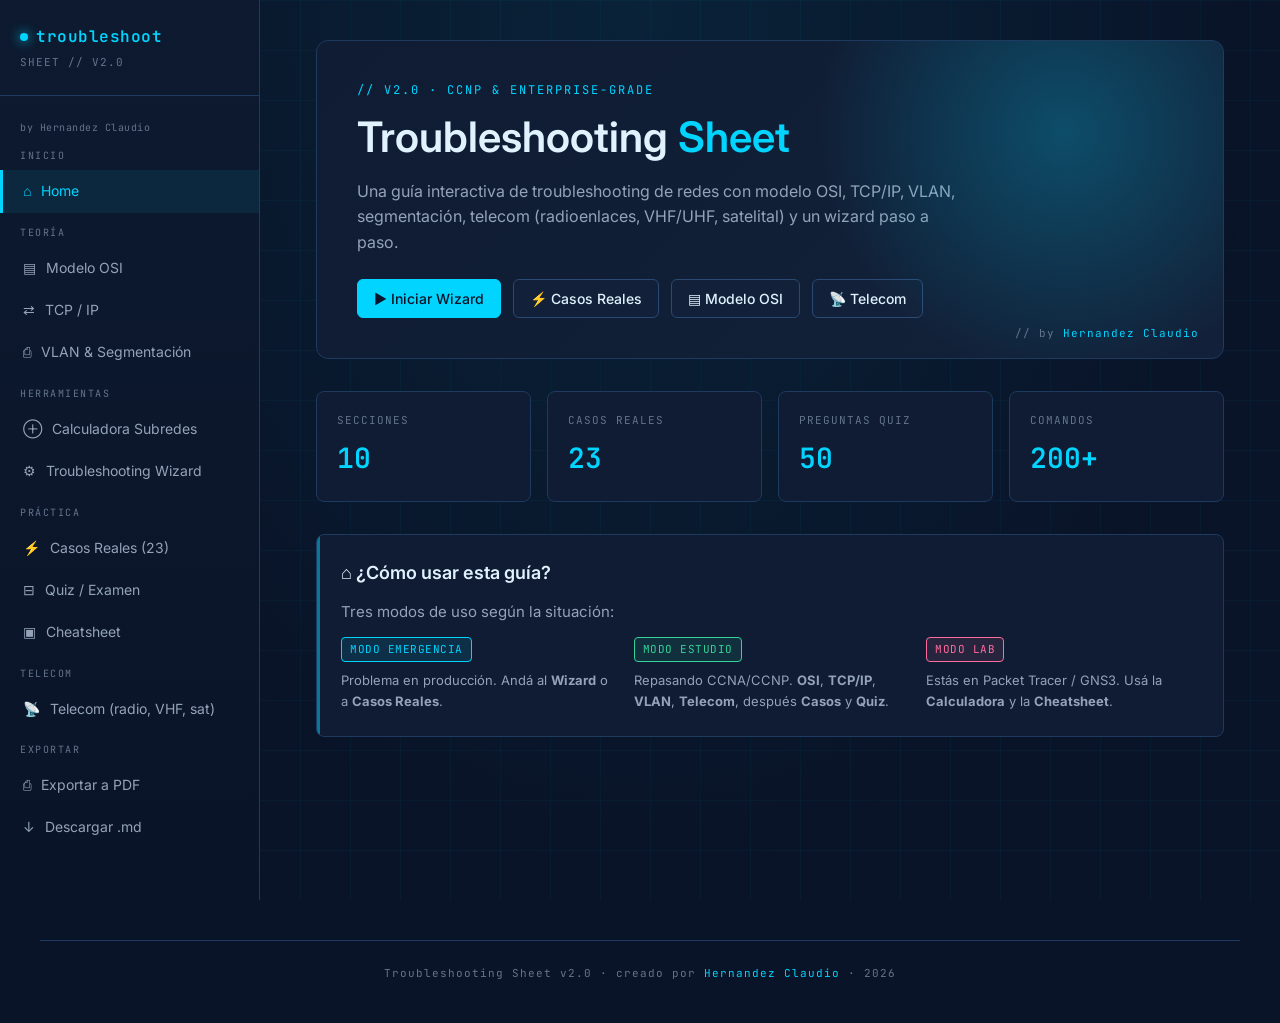
<file: troublesheet.html>
<!DOCTYPE html>
<html lang="es">
<head>
<meta charset="UTF-8" />
<meta name="viewport" content="width=device-width, initial-scale=1.0" />
<title>Troubleshooting Sheet — Red interactiva · OSI · TCP/IP · VLAN</title>
<link rel="preconnect" href="https://fonts.googleapis.com" />
<link rel="preconnect" href="https://fonts.gstatic.com" crossorigin />
<link href="https://fonts.googleapis.com/css2?family=Inter:wght@300;400;500;600;700&family=JetBrains+Mono:wght@400;500;600&display=swap" rel="stylesheet" />
<style>
:root { --bg: #0a1428; --bg-2: #0d1a2f; --bg-3: #122139; --panel: #0f1c33; --border: #1e3a5f; --border-2: #2a4a73; --txt: #e0f2fe; --txt-dim: #94a3b8; --txt-mute: #64748b; --accent: #00d4ff; --accent-2: #7dd3fc; --accent-glow: rgba(0, 212, 255, 0.25); --warn: #ff6b9d; --ok: #34d399; --warn-bg: rgba(255, 107, 157, 0.1); --ok-bg: rgba(52, 211, 153, 0.1); --code-bg: #050b18; --shadow: 0 4px 24px rgba(0, 0, 0, 0.4); }
* { box-sizing: border-box; margin: 0; padding: 0; }
html, body { background: var(--bg); color: var(--txt); font-family: 'Inter', -apple-system, sans-serif; font-size: 15px; line-height: 1.6; overflow-x: hidden; -webkit-font-smoothing: antialiased; }
body::before { content: ''; position: fixed; inset: 0; background-image: linear-gradient(rgba(0, 212, 255, 0.04) 1px, transparent 1px), linear-gradient(90deg, rgba(0, 212, 255, 0.04) 1px, transparent 1px); background-size: 50px 50px; pointer-events: none; z-index: 0; }
body::after { content: ''; position: fixed; top: 0; left: 0; right: 0; height: 100vh; background: radial-gradient(ellipse at top, rgba(0, 212, 255, 0.08), transparent 70%); pointer-events: none; z-index: 0; }
::-webkit-scrollbar { width: 10px; height: 10px; }
::-webkit-scrollbar-track { background: var(--bg-2); }
::-webkit-scrollbar-thumb { background: var(--border-2); border-radius: 5px; }
::-webkit-scrollbar-thumb:hover { background: var(--accent); }
.app { display: grid; grid-template-columns: 260px 1fr; min-height: 100vh; position: relative; z-index: 1; }
.sidebar { background: linear-gradient(180deg, var(--bg-2) 0%, var(--bg) 100%); border-right: 1px solid var(--border); padding: 24px 0; position: sticky; top: 0; height: 100vh; overflow-y: auto; }
.brand { padding: 0 20px 24px; border-bottom: 1px solid var(--border); margin-bottom: 16px; }
.brand-name { font-family: 'JetBrains Mono', monospace; font-size: 16px; font-weight: 600; color: var(--accent); letter-spacing: 0.5px; display: flex; align-items: center; gap: 8px; }
.brand-name::before { content: ''; width: 8px; height: 8px; background: var(--accent); border-radius: 50%; box-shadow: 0 0 12px var(--accent); animation: pulse 2s infinite; }
@keyframes pulse { 0%, 100% { opacity: 1; } 50% { opacity: 0.4; } }
.brand-sub { font-size: 11px; color: var(--txt-mute); margin-top: 4px; font-family: 'JetBrains Mono', monospace; text-transform: uppercase; letter-spacing: 1px; }
.nav { list-style: none; }
.nav-section { font-size: 10px; color: var(--txt-mute); text-transform: uppercase; letter-spacing: 1.5px; padding: 12px 20px 6px; font-family: 'JetBrains Mono', monospace; }
.nav-item { display: flex; align-items: center; gap: 10px; padding: 10px 20px; color: var(--txt-dim); cursor: pointer; font-size: 14px; border-left: 3px solid transparent; transition: all 0.15s; user-select: none; }
.nav-item:hover { color: var(--txt); background: rgba(0, 212, 255, 0.05); }
.nav-item.active { color: var(--accent); background: rgba(0, 212, 255, 0.08); border-left-color: var(--accent); }
.nav-icon { font-size: 16px; width: 20px; text-align: center; }
.main { padding: 40px 56px; max-width: 1200px; width: 100%; }
.page-header { border-bottom: 1px solid var(--border); padding-bottom: 20px; margin-bottom: 32px; }
.page-title { font-size: 32px; font-weight: 600; color: var(--txt); margin-bottom: 8px; display: flex; align-items: center; gap: 12px; flex-wrap: wrap; }
.page-title-tag { font-family: 'JetBrains Mono', monospace; font-size: 11px; color: var(--accent); background: rgba(0, 212, 255, 0.1); border: 1px solid rgba(0, 212, 255, 0.3); padding: 4px 10px; border-radius: 4px; text-transform: uppercase; letter-spacing: 1px; }
.page-subtitle { color: var(--txt-dim); font-size: 15px; }
.page { display: none; }
.page.active { display: block; animation: fadeIn 0.3s; }
@keyframes fadeIn { from { opacity: 0; transform: translateY(8px); } to { opacity: 1; transform: translateY(0); } }
.card { background: var(--panel); border: 1px solid var(--border); border-radius: 8px; padding: 24px; margin-bottom: 20px; position: relative; overflow: hidden; }
.card::before { content: ''; position: absolute; top: 0; left: 0; width: 3px; height: 100%; background: var(--accent); opacity: 0.5; }
.card-title { font-size: 18px; font-weight: 600; margin-bottom: 12px; display: flex; align-items: center; gap: 8px; color: var(--txt); }
.card-sub { font-size: 12px; color: var(--txt-mute); font-family: 'JetBrains Mono', monospace; text-transform: uppercase; letter-spacing: 1px; margin-bottom: 8px; }
code, pre, .code { font-family: 'JetBrains Mono', monospace; font-size: 13px; }
code { background: var(--code-bg); color: var(--accent-2); padding: 2px 6px; border-radius: 3px; border: 1px solid var(--border); }
pre { background: var(--code-bg); border: 1px solid var(--border); border-radius: 6px; padding: 14px 16px; overflow-x: auto; margin: 12px 0; position: relative; color: var(--txt); }
pre code { background: none; border: none; padding: 0; color: var(--txt); }
.cmd-cisco::before { content: 'cisco#'; color: var(--accent); margin-right: 8px; font-weight: 600; }
.cmd-linux::before { content: '$'; color: var(--ok); margin-right: 8px; font-weight: 600; }
.cmd-win::before { content: '>'; color: var(--warn); margin-right: 8px; font-weight: 600; }
.copy-btn { position: absolute; top: 8px; right: 8px; background: var(--bg-3); border: 1px solid var(--border-2); color: var(--txt-dim); padding: 4px 8px; font-size: 10px; border-radius: 4px; cursor: pointer; font-family: 'JetBrains Mono', monospace; text-transform: uppercase; letter-spacing: 0.5px; }
.copy-btn:hover { color: var(--accent); border-color: var(--accent); }
.copy-btn.copied { color: var(--ok); border-color: var(--ok); }
table { width: 100%; border-collapse: collapse; margin: 12px 0; font-size: 14px; }
th, td { text-align: left; padding: 10px 12px; border-bottom: 1px solid var(--border); }
th { background: var(--bg-3); color: var(--accent); font-family: 'JetBrains Mono', monospace; font-size: 12px; text-transform: uppercase; letter-spacing: 0.5px; font-weight: 600; }
td { color: var(--txt-dim); }
tr:hover td { background: rgba(0, 212, 255, 0.03); }
.btn { background: var(--bg-3); border: 1px solid var(--border-2); color: var(--txt); padding: 10px 16px; font-family: 'Inter', sans-serif; font-size: 14px; font-weight: 500; border-radius: 6px; cursor: pointer; transition: all 0.15s; display: inline-flex; align-items: center; gap: 8px; }
.btn:hover { border-color: var(--accent); color: var(--accent); }
.btn-primary { background: var(--accent); color: var(--bg); border-color: var(--accent); }
.btn-primary:hover { background: var(--accent-2); color: var(--bg); }
.btn-warn { border-color: var(--warn); color: var(--warn); }
.btn-warn:hover { background: var(--warn-bg); }
.btn-sm { padding: 6px 10px; font-size: 12px; }
input, select, textarea { background: var(--code-bg); border: 1px solid var(--border-2); color: var(--txt); padding: 10px 12px; font-family: 'JetBrains Mono', monospace; font-size: 14px; border-radius: 6px; width: 100%; transition: border-color 0.15s; }
input:focus, select:focus, textarea:focus { outline: none; border-color: var(--accent); box-shadow: 0 0 0 3px var(--accent-glow); }
label { display: block; font-size: 12px; color: var(--txt-dim); margin-bottom: 6px; font-family: 'JetBrains Mono', monospace; text-transform: uppercase; letter-spacing: 0.5px; }
.grid-2 { display: grid; grid-template-columns: 1fr 1fr; gap: 20px; }
.grid-3 { display: grid; grid-template-columns: repeat(3, 1fr); gap: 20px; }
.grid-4 { display: grid; grid-template-columns: repeat(4, 1fr); gap: 16px; }
@media (max-width: 900px) { .grid-2, .grid-3, .grid-4 { grid-template-columns: 1fr; } .app { grid-template-columns: 1fr; } .sidebar { position: static; height: auto; } .main { padding: 24px; } }
.badge { display: inline-block; padding: 3px 8px; font-size: 11px; font-family: 'JetBrains Mono', monospace; border-radius: 4px; background: var(--bg-3); border: 1px solid var(--border-2); color: var(--txt-dim); text-transform: uppercase; letter-spacing: 0.5px; }
.badge-ok { color: var(--ok); border-color: var(--ok); background: var(--ok-bg); }
.badge-warn { color: var(--warn); border-color: var(--warn); background: var(--warn-bg); }
.badge-accent { color: var(--accent); border-color: var(--accent); background: rgba(0, 212, 255, 0.1); }
.hero { background: linear-gradient(135deg, var(--panel) 0%, var(--bg-3) 100%); border: 1px solid var(--border); border-radius: 12px; padding: 40px; margin-bottom: 32px; position: relative; overflow: hidden; }
.hero::before { content: ''; position: absolute; top: -50%; right: -10%; width: 500px; height: 500px; background: radial-gradient(circle, var(--accent-glow) 0%, transparent 70%); pointer-events: none; }
.hero-tag { font-family: 'JetBrains Mono', monospace; font-size: 12px; color: var(--accent); text-transform: uppercase; letter-spacing: 2px; margin-bottom: 12px; }
.hero h1 { font-size: 42px; font-weight: 600; line-height: 1.2; margin-bottom: 16px; }
.hero h1 span { color: var(--accent); }
.hero p { color: var(--txt-dim); font-size: 16px; max-width: 600px; margin-bottom: 24px; }
.hero-actions { display: flex; gap: 12px; flex-wrap: wrap; }
.stat-tile { background: var(--panel); border: 1px solid var(--border); border-radius: 8px; padding: 20px; }
.stat-label { font-size: 11px; color: var(--txt-mute); text-transform: uppercase; letter-spacing: 1px; font-family: 'JetBrains Mono', monospace; margin-bottom: 6px; }
.stat-value { font-size: 28px; font-weight: 600; color: var(--accent); font-family: 'JetBrains Mono', monospace; }
.osi-stack { display: flex; flex-direction: column; gap: 8px; margin: 24px 0; }
.osi-layer { display: grid; grid-template-columns: 80px 1fr auto; align-items: center; gap: 16px; padding: 16px 20px; background: var(--panel); border: 1px solid var(--border); border-left: 4px solid var(--accent); border-radius: 6px; cursor: pointer; transition: all 0.2s; }
.osi-layer:hover { background: var(--bg-3); transform: translateX(4px); box-shadow: 0 0 20px var(--accent-glow); }
.osi-num { font-family: 'JetBrains Mono', monospace; font-size: 24px; font-weight: 600; color: var(--accent); }
.osi-info { flex: 1; }
.osi-name { font-size: 16px; font-weight: 600; color: var(--txt); margin-bottom: 2px; }
.osi-desc { font-size: 13px; color: var(--txt-dim); }
.osi-protocols { font-family: 'JetBrains Mono', monospace; font-size: 11px; color: var(--txt-mute); }
.osi-layer-detail { display: none; padding: 20px 24px; background: var(--bg-3); border-radius: 6px; margin-bottom: 8px; border: 1px solid var(--border); }
.osi-layer-detail.open { display: block; animation: fadeIn 0.3s; }
.osi-diagram { display: flex; flex-direction: column-reverse; gap: 4px; padding: 20px; background: var(--code-bg); border-radius: 8px; border: 1px solid var(--border); margin: 20px 0; position: relative; }
.osi-band { height: 44px; display: flex; align-items: center; justify-content: center; color: var(--txt); font-family: 'JetBrains Mono', monospace; font-size: 13px; font-weight: 500; border-radius: 4px; border: 1px solid transparent; }
.osi-band[data-layer="7"] { background: rgba(255, 107, 157, 0.15); border-color: rgba(255, 107, 157, 0.4); }
.osi-band[data-layer="6"] { background: rgba(255, 184, 77, 0.15); border-color: rgba(255, 184, 77, 0.4); }
.osi-band[data-layer="5"] { background: rgba(255, 217, 61, 0.15); border-color: rgba(255, 217, 61, 0.4); }
.osi-band[data-layer="4"] { background: rgba(125, 211, 252, 0.15); border-color: rgba(125, 211, 252, 0.4); }
.osi-band[data-layer="3"] { background: rgba(52, 211, 153, 0.15); border-color: rgba(52, 211, 153, 0.4); }
.osi-band[data-layer="2"] { background: rgba(0, 212, 255, 0.15); border-color: rgba(0, 212, 255, 0.4); }
.osi-band[data-layer="1"] { background: rgba(167, 139, 250, 0.15); border-color: rgba(167, 139, 250, 0.4); }
.packet-dot { position: absolute; left: 0; top: 50%; transform: translateY(-50%); width: 12px; height: 12px; background: var(--accent); border-radius: 50%; box-shadow: 0 0 12px var(--accent); transition: top 0.6s cubic-bezier(0.4, 0, 0.2, 1); pointer-events: none; }
.diagram-controls { display: flex; gap: 8px; margin-bottom: 12px; align-items: center; flex-wrap: wrap; }
.topo-svg { width: 100%; height: auto; background: var(--code-bg); border: 1px solid var(--border); border-radius: 8px; display: block; margin: 16px 0; }
.topo-link { stroke: var(--border-2); stroke-width: 2; fill: none; }
.topo-label { fill: var(--txt); font-family: 'JetBrains Mono', monospace; font-size: 11px; text-anchor: middle; dominant-baseline: middle; pointer-events: none; }
.wizard-step { background: var(--panel); border: 1px solid var(--border); border-radius: 8px; padding: 24px; margin-bottom: 16px; }
.wizard-progress { display: flex; align-items: center; gap: 8px; margin-bottom: 20px; font-family: 'JetBrains Mono', monospace; font-size: 12px; color: var(--txt-mute); }
.progress-bar { flex: 1; height: 4px; background: var(--bg-3); border-radius: 2px; overflow: hidden; }
.progress-fill { height: 100%; background: var(--accent); transition: width 0.3s; }
.wizard-question { font-size: 18px; color: var(--txt); margin-bottom: 20px; font-weight: 500; }
.wizard-options { display: flex; flex-direction: column; gap: 10px; }
.wizard-option { background: var(--bg-3); border: 1px solid var(--border-2); border-radius: 6px; padding: 14px 18px; cursor: pointer; transition: all 0.15s; display: flex; align-items: center; gap: 12px; }
.wizard-option:hover { border-color: var(--accent); background: rgba(0, 212, 255, 0.05); }
.wizard-option .opt-icon { font-size: 20px; }
.quiz-card { background: var(--panel); border: 1px solid var(--border); border-radius: 8px; padding: 28px; margin-bottom: 16px; }
.quiz-q { font-size: 17px; color: var(--txt); margin-bottom: 20px; font-weight: 500; }
.quiz-opts { display: flex; flex-direction: column; gap: 10px; }
.quiz-opt { background: var(--bg-3); border: 1px solid var(--border-2); border-radius: 6px; padding: 12px 16px; cursor: pointer; transition: all 0.15s; text-align: left; color: var(--txt); font-family: inherit; font-size: 14px; }
.quiz-opt:hover { border-color: var(--accent); }
.quiz-opt.correct { border-color: var(--ok); background: var(--ok-bg); }
.quiz-opt.wrong { border-color: var(--warn); background: var(--warn-bg); }
.quiz-explain { margin-top: 16px; padding: 14px; background: var(--bg-3); border-left: 3px solid var(--accent); border-radius: 4px; font-size: 13px; color: var(--txt-dim); display: none; }
.quiz-explain.show { display: block; }
.quiz-meta { display: flex; justify-content: space-between; align-items: center; font-family: 'JetBrains Mono', monospace; font-size: 12px; color: var(--txt-mute); margin-bottom: 16px; flex-wrap: wrap; gap: 8px; }
.calc-result { background: var(--code-bg); border: 1px solid var(--accent); border-radius: 6px; padding: 16px; font-family: 'JetBrains Mono', monospace; font-size: 13px; margin-top: 16px; }
.calc-result .row { display: flex; justify-content: space-between; padding: 4px 0; gap: 8px; flex-wrap: wrap; }
.calc-result .row .k { color: var(--txt-mute); }
.calc-result .row .v { color: var(--accent-2); }
.calc-result .v.warn { color: var(--warn); }
.calc-result .v.ok { color: var(--ok); }
.callout { background: var(--bg-3); border-left: 3px solid var(--accent); border-radius: 4px; padding: 14px 18px; margin: 12px 0; font-size: 14px; }
.callout.warn { border-color: var(--warn); background: var(--warn-bg); }
.callout.ok { border-color: var(--ok); background: var(--ok-bg); }
.callout strong { color: var(--accent); }
.callout.warn strong { color: var(--warn); }
.callout.ok strong { color: var(--ok); }
.case-card { background: var(--panel); border: 1px solid var(--border); border-radius: 8px; padding: 20px; margin-bottom: 12px; cursor: pointer; transition: all 0.2s; }
.case-card:hover { border-color: var(--accent); transform: translateX(4px); }
.case-num { font-family: 'JetBrains Mono', monospace; font-size: 11px; color: var(--accent); text-transform: uppercase; letter-spacing: 1px; margin-bottom: 6px; }
.case-title { font-size: 16px; font-weight: 600; margin-bottom: 6px; }
.case-summary { font-size: 13px; color: var(--txt-dim); }
.case-tags { margin-top: 10px; display: flex; gap: 6px; flex-wrap: wrap; }
.pills { display: flex; gap: 8px; flex-wrap: wrap; margin-bottom: 20px; }
.pill { padding: 6px 12px; background: var(--bg-3); border: 1px solid var(--border-2); border-radius: 999px; font-size: 12px; color: var(--txt-dim); cursor: pointer; font-family: 'JetBrains Mono', monospace; }
.pill.active { background: var(--accent); color: var(--bg); border-color: var(--accent); }
.hidden { display: none !important; }
.mobile-menu-btn { display: none; position: fixed; top: 12px; left: 12px; z-index: 100; background: var(--panel); border: 1px solid var(--border); color: var(--accent); width: 40px; height: 40px; border-radius: 6px; font-size: 20px; cursor: pointer; }
@media (max-width: 900px) { .mobile-menu-btn { display: block; } .sidebar { display: none; position: fixed; z-index: 99; width: 260px; box-shadow: var(--shadow); } .sidebar.open { display: block; } }
@media print { .sidebar, .mobile-menu-btn, .no-print { display: none !important; } .app { grid-template-columns: 1fr; } .main { padding: 0; max-width: 100%; } body::before, body::after { display: none; } .page { display: none; } .page.print-active { display: block; page-break-after: always; } .card { break-inside: avoid; } pre { white-space: pre-wrap; } }
</style>
</head>
<body>
<button class="mobile-menu-btn" id="mobileMenuBtn">☰</button>
<div class="app">
  <aside class="sidebar" id="sidebar">
    <div class="brand">
      <div class="brand-name">troubleshoot</div>
      <div class="brand-sub">sheet // v2.0</div>
    </div>
    <div style="padding:8px 20px 0;font-size:10px;color:var(--txt-mute);font-family:'JetBrains Mono',monospace;letter-spacing:0.5px">by Hernandez Claudio</div>
    <div class="nav-section">Inicio</div>
    <ul class="nav"><li class="nav-item active" data-page="home">⌂<span>Home</span></li></ul>
    <div class="nav-section">Teoría</div>
    <ul class="nav">
      <li class="nav-item" data-page="osi">▤<span>Modelo OSI</span></li>
      <li class="nav-item" data-page="tcpip">⇄<span>TCP / IP</span></li>
      <li class="nav-item" data-page="vlans">⎙<span>VLAN & Segmentación</span></li>
    </ul>
    <div class="nav-section">Herramientas</div>
    <ul class="nav">
      <li class="nav-item" data-page="calc">⊕<span>Calculadora Subredes</span></li>
      <li class="nav-item" data-page="wizard">⚙<span>Troubleshooting Wizard</span></li>
    </ul>
    <div class="nav-section">Práctica</div>
    <ul class="nav">
      <li class="nav-item" data-page="casos">⚡<span>Casos Reales (23)</span></li>
      <li class="nav-item" data-page="quiz">⊟<span>Quiz / Examen</span></li>
      <li class="nav-item" data-page="cheat">▣<span>Cheatsheet</span></li>
    </ul>
    <div class="nav-section">Telecom</div>
    <ul class="nav">
      <li class="nav-item" data-page="telecom">📡<span>Telecom (radio, VHF, sat)</span></li>
    </ul>
    <div class="nav-section">Exportar</div>
    <ul class="nav">
      <li class="nav-item" id="btnExportPDF">⎙<span>Exportar a PDF</span></li>
      <li class="nav-item" id="btnExportMD">↓<span>Descargar .md</span></li>
    </ul>
  </aside>
  <main class="main">
    <section class="page active" id="page-home">
      <div class="hero">
        <div class="hero-tag">// v2.0 · CCNP & enterprise-grade</div>
        <h1>Troubleshooting <span>Sheet</span></h1>
        <p>Una guía interactiva de troubleshooting de redes con modelo OSI, TCP/IP, VLAN, segmentación, telecom (radioenlaces, VHF/UHF, satelital) y un wizard paso a paso.</p>
        <div class="hero-actions">
          <button class="btn btn-primary" data-goto="wizard">▶ Iniciar Wizard</button>
          <button class="btn" data-goto="casos">⚡ Casos Reales</button>
          <button class="btn" data-goto="osi">▤ Modelo OSI</button>
          <button class="btn" data-goto="telecom">📡 Telecom</button>
        </div>
        <div style="position:absolute;bottom:16px;right:24px;font-family:'JetBrains Mono',monospace;font-size:11px;color:var(--txt-mute);letter-spacing:1px">// by <span style="color:var(--accent)">Hernandez Claudio</span></div>
      </div>
      <div class="grid-4" style="margin-bottom:32px">
        <div class="stat-tile"><div class="stat-label">Secciones</div><div class="stat-value">10</div></div>
        <div class="stat-tile"><div class="stat-label">Casos Reales</div><div class="stat-value">23</div></div>
        <div class="stat-tile"><div class="stat-label">Preguntas Quiz</div><div class="stat-value">50</div></div>
        <div class="stat-tile"><div class="stat-label">Comandos</div><div class="stat-value">200+</div></div>
      </div>
      <div class="card">
        <div class="card-title">⌂ ¿Cómo usar esta guía?</div>
        <p style="color:var(--txt-dim);margin-bottom:12px">Tres modos de uso según la situación:</p>
        <div class="grid-3">
          <div><div class="badge badge-accent" style="margin-bottom:8px">MODO EMERGENCIA</div><p style="font-size:13px;color:var(--txt-dim)">Problema en producción. Andá al <strong>Wizard</strong> o a <strong>Casos Reales</strong>.</p></div>
          <div><div class="badge badge-ok" style="margin-bottom:8px">MODO ESTUDIO</div><p style="font-size:13px;color:var(--txt-dim)">Repasando CCNA/CCNP. <strong>OSI</strong>, <strong>TCP/IP</strong>, <strong>VLAN</strong>, <strong>Telecom</strong>, después <strong>Casos</strong> y <strong>Quiz</strong>.</p></div>
          <div><div class="badge badge-warn" style="margin-bottom:8px">MODO LAB</div><p style="font-size:13px;color:var(--txt-dim)">Estás en Packet Tracer / GNS3. Usá la <strong>Calculadora</strong> y la <strong>Cheatsheet</strong>.</p></div>
        </div>
      </div>
    </section>
    <section class="page" id="page-osi">
      <div class="page-header">
        <div class="page-title">▤ Modelo OSI <span class="page-title-tag">teoría · 7 capas</span></div>
        <div class="page-subtitle">El marco mental fundamental para cualquier troubleshooting de red. <code>bottom-up</code>: empezás por la capa 1, subís hasta aislar la falla.</div>
      </div>
      <div class="card">
        <div class="card-title">⬇ Diagrama animado — paquete descendiendo por las capas</div>
        <div class="diagram-controls">
          <button class="btn btn-sm btn-primary" id="osiDown">▶ Descender (encapsular)</button>
          <button class="btn btn-sm" id="osiUp">▲ Ascender (desencapsular)</button>
          <button class="btn btn-sm" id="osiReset">↺ Reset</button>
        </div>
        <div class="osi-diagram" id="osiDiagram">
          <div class="osi-band" data-layer="1">1 · Física · bits · cables, conectores, SFP, señal</div>
          <div class="osi-band" data-layer="2">2 · Enlace · tramas · MAC, switch, VLAN, STP, ARP</div>
          <div class="osi-band" data-layer="3">3 · Red · paquetes · IP, ICMP, router, OSPF, BGP</div>
          <div class="osi-band" data-layer="4">4 · Transporte · segmentos · TCP, UDP, puertos, NAT</div>
          <div class="osi-band" data-layer="5">5 · Sesión · diálogos · NetBIOS, RPC, SIP</div>
          <div class="osi-band" data-layer="6">6 · Presentación · cifrado/formato · TLS, SSL, ASCII, JPEG</div>
          <div class="osi-band" data-layer="7">7 · Aplicación · servicios · HTTP, DNS, SSH, SMTP</div>
          <div class="packet-dot" id="packetDot"></div>
        </div>
        <div class="callout">
          <strong>Mnemotecnia:</strong> <em>All People Seem To Need Data Processing</em> (7→1) o <em>Please Do Not Throw Sausage Pizza Away</em> (1→7).
        </div>
      </div>
      <h3 style="color:var(--accent);margin:24px 0 16px;font-size:18px">▸ Capas en detalle</h3>
      <div class="osi-stack" id="osiStack"></div>
    </section>

    <section class="page" id="page-tcpip">
      <div class="page-header">
        <div class="page-title">⇄ Pila TCP/IP <span class="page-title-tag">4 capas · práctico</span></div>
        <div class="page-subtitle">El modelo que realmente se usa en internet. Más simple que OSI pero igual de potente para diagnosticar.</div>
      </div>
      <div class="grid-2">
        <div class="card">
          <div class="card-title">▤ TCP/IP vs OSI</div>
          <table>
            <thead><tr><th>Capa OSI</th><th>Capa TCP/IP</th><th>Ejemplos</th></tr></thead>
            <tbody>
              <tr><td>7 · Aplicación</td><td rowspan="3">Aplicación</td><td rowspan="3">HTTP, DNS, SSH, FTP, SMTP, TLS</td></tr>
              <tr><td>6 · Presentación</td></tr>
              <tr><td>5 · Sesión</td></tr>
              <tr><td>4 · Transporte</td><td>Transporte</td><td>TCP, UDP, QUIC</td></tr>
              <tr><td>3 · Red</td><td>Internet</td><td>IP, ICMP, ARP, OSPF, BGP</td></tr>
              <tr><td>2 · Enlace</td><td rowspan="2">Acceso a red</td><td rowspan="2">Ethernet, Wi-Fi, PPP, VLAN, STP</td></tr>
              <tr><td>1 · Física</td></tr>
            </tbody>
          </table>
        </div>
        <div class="card">
          <div class="card-title">⊕ ¿Qué revisar en cada capa TCP/IP?</div>
          <p style="font-size:13px;color:var(--txt-dim);margin-bottom:10px"><strong style="color:var(--accent)">Aplicación:</strong> ¿El servicio está corriendo? ¿Puerto abierto? ¿Cert TLS válido?</p>
          <p style="font-size:13px;color:var(--txt-dim);margin-bottom:10px"><strong style="color:var(--accent)">Transporte:</strong> ¿TCP/UDP al puerto correcto? ¿Firewall intermedio? ¿SYN/ACK fluyen?</p>
          <p style="font-size:13px;color:var(--txt-dim);margin-bottom:10px"><strong style="color:var(--accent)">Internet:</strong> ¿Hay ruta? ¿Ping al destino? ¿Routing asimétrico?</p>
          <p style="font-size:13px;color:var(--txt-dim)"><strong style="color:var(--accent)">Acceso a red:</strong> ¿Link up? ¿ARP resuelve? ¿VLAN/tag correcto?</p>
        </div>
      </div>
      <div class="card">
        <div class="card-title">⊟ Protocolos clave — qué son y cuándo sospechar</div>
        <div class="grid-2">
          <div>
            <h4 style="color:var(--accent-2);font-size:14px;margin-bottom:6px">ARP (Address Resolution Protocol)</h4>
            <p style="font-size:13px;color:var(--txt-dim);margin-bottom:12px">Resuelve IP → MAC. Si falla, tenés un problema L2 o de VLAN. Comando clave: <code>arp -a</code>, <code>show arp</code>.</p>
            <h4 style="color:var(--accent-2);font-size:14px;margin-bottom:6px">ICMP (Internet Control Message Protocol)</h4>
            <p style="font-size:13px;color:var(--txt-dim);margin-bottom:12px">Lo que usa <code>ping</code> y <code>traceroute</code>. Si ping falla pero traceroute muestra saltos, hay un firewall bloqueando ICMP, no routing roto.</p>
          </div>
          <div>
            <h4 style="color:var(--accent-2);font-size:14px;margin-bottom:6px">TCP vs UDP</h4>
            <p style="font-size:13px;color:var(--txt-dim);margin-bottom:12px"><strong>TCP</strong> = confiable, handshake 3-way. <strong>UDP</strong> = sin conexión, rápido.</p>
            <h4 style="color:var(--accent-2);font-size:14px;margin-bottom:6px">DNS</h4>
            <p style="font-size:13px;color:var(--txt-dim)">Resuelve nombres → IPs. Falla típica: ping al IP anda, ping al hostname no. Revisar <code>/etc/resolv.conf</code>, <code>nslookup</code>, <code>dig</code>.</p>
          </div>
        </div>
      </div>
      <div class="card">
        <div class="card-title">⎘ Three-way handshake — TCP</div>
        <p style="font-size:13px;color:var(--txt-dim);margin-bottom:12px">Antes de mandar datos, TCP negocia:</p>
        <ol style="margin-left:24px;color:var(--txt-dim);font-size:14px;line-height:1.9">
          <li><strong style="color:var(--accent)">SYN</strong> — el cliente pide conexión</li>
          <li><strong style="color:var(--accent)">SYN-ACK</strong> — el servidor acepta y pide su turno</li>
          <li><strong style="color:var(--accent)">ACK</strong> — el cliente confirma</li>
        </ol>
        <div class="callout warn">
          <strong>Si ves SYN retransmitido sin SYN-ACK:</strong> el server no escucha, firewall, RST, o MTU blackhole.
        </div>
        <pre><button class="copy-btn">copy</button><code class="cmd-linux">tcpdump -i eth0 -nn -S port 80
# Flags: [S] = SYN, [S.] = SYN-ACK, [.] = ACK, [R] = RST, [F] = FIN</code></pre>
      </div>
    </section>

    <section class="page" id="page-vlans">
      <div class="page-header">
        <div class="page-title">⎙ VLAN & Segmentación <span class="page-title-tag">L2 · broadcast domain</span></div>
        <div class="page-subtitle">Cómo dividir una red física en redes lógicas, qué cambia en el broadcast domain, trunking, y problemas típicos.</div>
      </div>
      <div class="card">
        <div class="card-title">▣ ¿Qué es una VLAN?</div>
        <p style="color:var(--txt-dim);font-size:14px;margin-bottom:10px">Una VLAN = un <strong>broadcast domain</strong> independiente.</p>
        <div class="grid-3">
          <div class="callout ok"><strong>Beneficio 1:</strong> Reducir tamaño del broadcast domain.</div>
          <div class="callout ok"><strong>Beneficio 2:</strong> Seguridad: aislar grupos.</div>
          <div class="callout ok"><strong>Beneficio 3:</strong> Flexibilidad al mover usuarios.</div>
        </div>
      </div>
      <div class="card">
        <div class="card-title">⊕ Tipos de enlace</div>
        <table>
          <thead><tr><th>Tipo</th><th>Uso</th><th>Tag 802.1Q</th><th>Ejemplo</th></tr></thead>
          <tbody>
            <tr><td><strong>Access</strong></td><td>Host final</td><td>No (untagged)</td><td>Puerto de PC</td></tr>
            <tr><td><strong>Trunk</strong></td><td>Switch↔switch o switch↔router</td><td>Sí (tagged)</td><td>Uplink entre switches</td></tr>
            <tr><td><strong>Voice</strong></td><td>Teléfono IP + PC en mismo puerto</td><td>Dos VLANs</td><td>PC untagged, tel tagged</td></tr>
          </tbody>
        </table>
      </div>
      <div class="card">
        <div class="card-title">⚙ Configuración típica (Cisco IOS)</div>
        <pre><button class="copy-btn">copy</button><code class="cmd-cisco">vlan 10
 name RRHH
vlan 20
 name Ventas
vlan 99
 name NATIVA
!
interface GigabitEthernet0/1
 switchport mode access
 switchport access vlan 10
 spanning-tree portfast
!
interface GigabitEthernet0/24
 switchport mode trunk
 switchport trunk allowed vlan 10,20,99
 switchport trunk native vlan 99</code></pre>
        <div class="callout warn">
          <strong>Cuidado con la VLAN nativa:</strong> default es la 1. Si no configurás native en AMBOS lados del trunk, riesgo de VLAN hopping.
        </div>
      </div>
      <div class="card">
        <div class="card-title">⊟ Inter-VLAN routing</div>
        <h4 style="color:var(--accent);font-size:14px;margin:12px 0 6px">Opción 1: Router-on-a-stick</h4>
        <pre><button class="copy-btn">copy</button><code class="cmd-cisco">interface GigabitEthernet0/0.10
 encapsulation dot1Q 10
 ip address 192.168.10.1 255.255.255.0
!
interface GigabitEthernet0/0.20
 encapsulation dot1Q 20
 ip address 192.168.20.1 255.255.255.0</code></pre>
        <h4 style="color:var(--accent);font-size:14px;margin:12px 0 6px">Opción 2: Switch L3 con SVI</h4>
        <pre><button class="copy-btn">copy</button><code class="cmd-cisco">ip routing
!
interface vlan 10
 ip address 192.168.10.1 255.255.255.0
 no shutdown</code></pre>
      </div>
      <div class="card">
        <div class="card-title">⚠ Problemas típicos de VLAN</div>
        <table>
          <thead><tr><th>Síntoma</th><th>Causa probable</th><th>Verificar</th></tr></thead>
          <tbody>
            <tr><td>No llega a gateway de su VLAN</td><td>Puerto en VLAN equivocada o SVI down</td><td><code>show vlan brief</code></td></tr>
            <tr><td>Misma VLAN en distintos switches no se ven</td><td>Trunk no permite VLAN o native mismatch</td><td><code>show interfaces trunk</code></td></tr>
            <tr><td>CPU switch al 100%</td><td>Broadcast storm, loop L2</td><td><code>show spanning-tree</code></td></tr>
          </tbody>
        </table>
      </div>
    </section>

    <section class="page" id="page-calc">
      <div class="page-header">
        <div class="page-title">⊕ Calculadora de Subredes <span class="page-title-tag">IPv4 · VLSM · IPv6</span></div>
        <div class="page-subtitle">Calculá máscaras, redes, broadcast, wildcard y VLSM automático.</div>
      </div>
      <div class="pills">
        <div class="pill active" data-calc-tab="basic">Básica</div>
        <div class="pill" data-calc-tab="vlsm">VLSM</div>
        <div class="pill" data-calc-tab="ipv6">IPv6</div>
        <div class="pill" data-calc-tab="wildcard">Wildcard</div>
      </div>
      <div class="calc-pane" data-pane="basic">
        <div class="card">
          <div class="card-title">▣ Subred única</div>
          <div class="grid-2">
            <div><label>Dirección IP / CIDR</label><input id="calcIp" type="text" value="192.168.1.50/24" /></div>
            <div><label>Tipo</label><select id="calcType"><option value="classful">Classful</option><option value="cidr" selected>CIDR</option></select></div>
          </div>
          <button class="btn btn-primary" id="btnCalcBasic" style="margin-top:16px">▶ Calcular</button>
          <div class="calc-result" id="calcBasicResult"></div>
        </div>
      </div>
      <div class="calc-pane hidden" data-pane="vlsm">
        <div class="card">
          <div class="card-title">⊟ VLSM</div>
          <div class="grid-2">
            <div><label>Red base</label><input id="vlsmBase" type="text" value="10.0.0.0/16" /></div>
            <div><label>Subredes (formato: nombre,hosts)</label><textarea id="vlsmNeeds" rows="6" style="font-family:'JetBrains Mono',monospace">RRHH,120
Ventas,60
WiFi,30
Invitados,10
Enlace-WAN,2</textarea></div>
          </div>
          <button class="btn btn-primary" id="btnCalcVLSM" style="margin-top:16px">▶ Calcular VLSM</button>
          <div class="calc-result" id="vlsmResult" style="white-space:pre-wrap"></div>
        </div>
      </div>
      <div class="calc-pane hidden" data-pane="ipv6">
        <div class="card">
          <div class="card-title">⊕ IPv6</div>
          <div><label>Dirección IPv6 / Prefijo</label><input id="ipv6Addr" type="text" value="2001:db8:acad::1/64" /></div>
          <button class="btn btn-primary" id="btnCalcIPv6" style="margin-top:16px">▶ Calcular</button>
          <div class="calc-result" id="ipv6Result"></div>
        </div>
      </div>
      <div class="calc-pane hidden" data-pane="wildcard">
        <div class="card">
          <div class="card-title">▣ Wildcard mask para ACLs</div>
          <div class="grid-2">
            <div><label>Máscara normal</label><input id="wcMask" type="text" value="255.255.255.252" /></div>
            <div><label>Resultado wildcard</label><input id="wcOut" type="text" readonly /></div>
          </div>
        </div>
      </div>
    </section>

    <section class="page" id="page-wizard">
      <div class="page-header">
        <div class="page-title">⚙ Troubleshooting Wizard <span class="page-title-tag">bottom-up · OSI</span></div>
        <div class="page-subtitle">Asistente de diagnóstico paso a paso. Responde las preguntas y te lleva por la ruta del problema hasta identificar la capa y el comando clave.</div>
      </div>
      <div id="wizardContainer"></div>
    </section>

    <section class="page" id="page-casos">
      <div class="page-header">
        <div class="page-title">⚡ Casos Reales <span class="page-title-tag">23 escenarios · CCNP+ y telecom</span></div>
        <div class="page-subtitle">Escenarios de la vida real: lo que te vas a encontrar en producción. Cada caso tiene topología animada, síntomas, diagnóstico, solución y comandos.</div>
      </div>
      <div class="pills" id="casosFilterBar">
        <div class="pill active" data-cat="all">Todos</div>
        <div class="pill" data-cat="L1">Capa 1</div>
        <div class="pill" data-cat="L2">Capa 2</div>
        <div class="pill" data-cat="L3">Capa 3</div>
        <div class="pill" data-cat="L4">Capa 4</div>
        <div class="pill" data-cat="L7">Aplicación</div>
        <div class="pill" data-cat="adv">Avanzado</div>
        <div class="pill" data-cat="tel">Telecom</div>
      </div>
      <div id="casosList"></div>
    </section>

    <section class="page" id="page-quiz">
      <div class="page-header">
        <div class="page-title">⊟ Quiz / Examen <span class="page-title-tag">CCNA + CCNP · 50 preguntas</span></div>
        <div class="page-subtitle">Poné a prueba lo que sabés. Progreso se guarda automáticamente en tu navegador.</div>
      </div>
      <div class="grid-4" style="margin-bottom:24px">
        <div class="stat-tile"><div class="stat-label">Respondidas</div><div class="stat-value" id="quizProgress">0/50</div></div>
        <div class="stat-tile"><div class="stat-label">Correctas</div><div class="stat-value" id="quizCorrect" style="color:var(--ok)">0</div></div>
        <div class="stat-tile"><div class="stat-label">Score</div><div class="stat-value" id="quizScore">0%</div></div>
        <div class="stat-tile" style="display:flex;align-items:center;justify-content:center;gap:8px">
          <button class="btn btn-warn btn-sm" id="btnQuizReset">↺ Reset</button>
          <button class="btn btn-primary btn-sm" id="btnQuizNext">▶ Siguiente</button>
        </div>
      </div>
      <div id="quizContainer"></div>
    </section>

    <section class="page" id="page-cheat">
      <div class="page-header">
        <div class="page-title">▣ Cheatsheet <span class="page-title-tag">referencia rápida</span></div>
        <div class="page-subtitle">Tablas, comandos y equivalencias para tener a mano en el lab o en producción.</div>
      </div>
      <div class="pills" id="cheatFilterBar">
        <div class="pill active" data-cheat-tab="all">Todo</div>
        <div class="pill" data-cheat-tab="stp">STP</div>
        <div class="pill" data-cheat-tab="ospf">OSPF</div>
        <div class="pill" data-cheat-tab="bgp">BGP</div>
        <div class="pill" data-cheat-tab="nat">NAT / ACL</div>
        <div class="pill" data-cheat-tab="ipv6">IPv6</div>
        <div class="pill" data-cheat-tab="vlan">VLAN</div>
        <div class="pill" data-cheat-tab="equiv">Equivalencias</div>
      </div>
      <div class="card" data-cheat-section="stp">
        <div class="card-title">▣ STP — Estados y roles de puerto</div>
        <div class="grid-2">
          <div>
            <h4 style="color:var(--accent);font-size:14px;margin-bottom:8px">Estados</h4>
            <table>
              <thead><tr><th>Estado</th><th>Tráfico</th><th>MAC learning</th></tr></thead>
              <tbody>
                <tr><td>Disabled</td><td>No</td><td>No</td></tr>
                <tr><td>Blocking</td><td>No</td><td>No</td></tr>
                <tr><td>Listening</td><td>No</td><td>No</td></tr>
                <tr><td>Learning</td><td>No</td><td>Sí</td></tr>
                <tr><td>Forwarding</td><td>Sí</td><td>Sí</td></tr>
              </tbody>
            </table>
          </div>
          <div>
            <h4 style="color:var(--accent);font-size:14px;margin-bottom:8px">Roles</h4>
            <table>
              <thead><tr><th>Rol</th><th>Función</th></tr></thead>
              <tbody>
                <tr><td>Root</td><td>Puerto hacia el root bridge</td></tr>
                <tr><td>Designated</td><td>Reenvía tráfico del segmento</td></tr>
                <tr><td>Alternate</td><td>Backup del root port</td></tr>
                <tr><td>Backup</td><td>Backup del designated</td></tr>
                <tr><td>Disabled</td><td>Administrativamente apagado</td></tr>
              </tbody>
            </table>
          </div>
        </div>
      </div>
      <div class="card" data-cheat-section="ospf">
        <div class="card-title">⊕ Estados OSPF</div>
        <table>
          <thead><tr><th>Estado</th><th>Significado</th></tr></thead>
          <tbody>
            <tr><td><code>Down</code></td><td>No se recibe Hello</td></tr>
            <tr><td><code>Init</code></td><td>Hola recibido, no confirmado</td></tr>
            <tr><td><code>2-Way</code></td><td>Bidireccional</td></tr>
            <tr><td><code>Exstart</code></td><td>Master/Slave negociados</td></tr>
            <tr><td><code>Exchange</code></td><td>DBD packets intercambiados</td></tr>
            <tr><td><code>Loading</code></td><td>LSR/LSU/LSAck</td></tr>
            <tr><td><code>Full</code></td><td>Adjacencia completa ✅</td></tr>
          </tbody>
        </table>
      </div>
      <div class="card" data-cheat-section="bgp">
        <div class="card-title">⇄ Estados BGP</div>
        <table>
          <thead><tr><th>Estado</th><th>Significado</th></tr></thead>
          <tbody>
            <tr><td><code>Idle</code></td><td>No intentando conectar</td></tr>
            <tr><td><code>Connect</code></td><td>TCP connect en progreso</td></tr>
            <tr><td><code>Active</code></td><td>TCP falló, reintenta ⚠</td></tr>
            <tr><td><code>OpenSent</code></td><td>OPEN enviado</td></tr>
            <tr><td><code>OpenConfirm</code></td><td>OPEN OK</td></tr>
            <tr><td><code>Established</code></td><td>Sesión activa ✅</td></tr>
          </tbody>
        </table>
        <h4 style="color:var(--accent);font-size:14px;margin:12px 0 6px">Path selection — orden de preferencia</h4>
        <ol style="margin-left:20px;color:var(--txt-dim);font-size:13px;line-height:1.9">
          <li>Weight (mayor es mejor, Cisco-propietario, local)</li>
          <li>Local Preference (mayor es mejor, iBGP)</li>
          <li>Locally originated</li>
          <li>AS Path (más corto es mejor)</li>
          <li>Origin code (IGP &lt; EGP &lt; incomplete)</li>
          <li>MED (menor es mejor)</li>
          <li>eBGP sobre iBGP</li>
          <li>IGP metric al next-hop</li>
        </ol>
      </div>
      <div class="card" data-cheat-section="nat">
        <div class="card-title">⊟ NAT — Tipos y comandos</div>
        <table>
          <thead><tr><th>Tipo</th><th>Descripción</th><th>Cisco</th></tr></thead>
          <tbody>
            <tr><td>Static NAT</td><td>1:1, IP pública fija</td><td><code>ip nat inside source static 192.168.1.10 200.0.0.10</code></td></tr>
            <tr><td>Dynamic NAT</td><td>Pool dinámico</td><td><code>ip nat pool POOL 200.0.0.1 200.0.0.50 netmask 255.255.255.0</code></td></tr>
            <tr><td>PAT (overload)</td><td>Muchos a 1, con port</td><td><code>ip nat inside source list 1 pool POOL overload</code></td></tr>
            <tr><td>Port forwarding</td><td>Static NAT con puerto</td><td><code>ip nat inside source static tcp 192.168.1.10 80 200.0.0.10 80</code></td></tr>
          </tbody>
        </table>
        <h4 style="color:var(--accent);font-size:14px;margin:12px 0 6px">ACL por tipo</h4>
        <table>
          <thead><tr><th>Tipo</th><th>Rango</th><th>Uso</th></tr></thead>
          <tbody>
            <tr><td>Standard</td><td>1-99, 1300-1999</td><td>Solo source IP</td></tr>
            <tr><td>Extended</td><td>100-199, 2000-2699</td><td>Src/Dst IP, puerto, protocolo</td></tr>
            <tr><td>Named</td><td>texto</td><td>Standard o extended</td></tr>
          </tbody>
        </table>
      </div>
      <div class="card" data-cheat-section="ipv6">
        <div class="card-title">⊕ IPv6 — Cheatsheet</div>
        <table>
          <thead><tr><th>Tipo</th><th>Prefijo</th><th>Descripción</th></tr></thead>
          <tbody>
            <tr><td>Global unicast</td><td>2000::/3</td><td>Pública, routable</td></tr>
            <tr><td>Link-local</td><td>fe80::/10</td><td>Solo segmento L2</td></tr>
            <tr><td>Unique local (ULA)</td><td>fc00::/7</td><td>RFC 1918 equivalente</td></tr>
            <tr><td>Multicast</td><td>ff00::/8</td><td>Uno a muchos</td></tr>
            <tr><td>Loopback</td><td>::1/128</td><td>Equivalente a 127.0.0.1</td></tr>
          </tbody>
        </table>
        <pre><button class="copy-btn">copy</button><code class="cmd-cisco">show ipv6 interface brief
show ipv6 route
show ipv6 neighbors
show ipv6 ospf neighbor
show ipv6 bgp summary</code></pre>
      </div>
      <div class="card" data-cheat-section="vlan">
        <div class="card-title">▣ VLANs reservadas y comandos</div>
        <table>
          <thead><tr><th>Rango</th><th>Uso</th></tr></thead>
          <tbody>
            <tr><td>0, 4095</td><td>Reservadas</td></tr>
            <tr><td>1</td><td>VLAN nativa default (Cisco)</td></tr>
            <tr><td>2-1001</td><td>VLANs normales</td></tr>
            <tr><td>1002-1005</td><td>Token Ring/FDDI (legacy)</td></tr>
            <tr><td>1006-4094</td><td>VLANs extendidas (VTP v3)</td></tr>
          </tbody>
        </table>
        <pre><button class="copy-btn">copy</button><code class="cmd-cisco">vlan 10
 name RRHH
!
interface GigabitEthernet0/1
 switchport mode access
 switchport access vlan 10
 spanning-tree portfast
!
show vlan brief
show interfaces trunk
show spanning-tree</code></pre>
      </div>
      <div class="card" data-cheat-section="equiv">
        <div class="card-title">▣ Equivalencias Cisco ↔ Linux ↔ Windows</div>
        <table>
          <thead><tr><th>Tarea</th><th>Cisco IOS</th><th>Linux</th><th>Windows</th></tr></thead>
          <tbody>
            <tr><td>Ver interfaces e IPs</td><td><code>show ip interface brief</code></td><td><code>ip a</code> / <code>ifconfig</code></td><td><code>ipconfig</code> / <code>ipconfig /all</code></td></tr>
            <tr><td>Tabla de routing</td><td><code>show ip route</code></td><td><code>ip route</code></td><td><code>route print</code></td></tr>
            <tr><td>Tabla ARP</td><td><code>show arp</code></td><td><code>ip neigh</code></td><td><code>arp -a</code></td></tr>
            <tr><td>DNS lookup</td><td><code>nslookup HOST</code></td><td><code>dig HOST</code></td><td><code>nslookup HOST</code></td></tr>
            <tr><td>Traceroute</td><td><code>traceroute IP</code></td><td><code>traceroute</code> / <code>mtr</code></td><td><code>tracert IP</code></td></tr>
            <tr><td>Test TCP</td><td><code>telnet IP PORT</code></td><td><code>nc -zv IP PORT</code></td><td><code>Test-NetConnection IP -Port PORT</code></td></tr>
            <tr><td>Captura tráfico</td><td><code>monitor session</code></td><td><code>tcpdump -i eth0 -w out.pcap</code></td><td><code>netsh trace start</code></td></tr>
            <tr><td>Vecinos L2</td><td><code>show cdp neighbor</code></td><td><code>lldpd</code></td><td>—</td></tr>
          </tbody>
        </table>
      </div>
    </section>

    <section class="page" id="page-telecom">
      <div class="page-header">
        <div class="page-title">📡 Telecom <span class="page-title-tag">radio · VHF/UHF · satelital</span></div>
        <div class="page-subtitle">Introducción a las tecnologías inalámbricas: radioenlaces PTP, sistemas PMP, radio VHF/UHF y enlaces satelitales.</div>
      </div>
      <div class="pills" id="telecomFilterBar">
        <div class="pill active" data-telecom-tab="all">Visión general</div>
        <div class="pill" data-telecom-tab="ptp">Radio PTP</div>
        <div class="pill" data-telecom-tab="pmp">PMP</div>
        <div class="pill" data-telecom-tab="vhf">VHF / UHF</div>
        <div class="pill" data-telecom-tab="sat">Satelital</div>
      </div>
      <div class="card" data-telecom-section="all">
        <div class="card-title">▣ ¿Por qué telecom en una guía de redes?</div>
        <p style="color:var(--txt-dim);font-size:14px;margin-bottom:10px">La fibra y el cobre no llegan a todos lados: zonas rurales, mar, montañas, plantas industriales distribuidas. Una red moderna combina <strong>cableado + inalámbrico</strong>.</p>
        <div class="grid-2">
          <div class="callout ok"><strong>Cuándo usar radio:</strong> distancias de 100m a 50+ km sin fibra, topologías rurales, redundancia de uplink.</div>
          <div class="callout warn"><strong>Cuándo NO usar radio:</strong> alta densidad, interferencia RF masiva, requisitos de QoS estrictos.</div>
        </div>
        <h4 style="color:var(--accent);margin:16px 0 8px;font-size:15px">▸ Comparativa rápida</h4>
        <table>
          <thead><tr><th>Tecnología</th><th>Alcance</th><th>Throughput</th><th>Latencia</th><th>Uso típico</th></tr></thead>
          <tbody>
            <tr><td><strong>Radioenlace PTP</strong></td><td>1–50 km</td><td>100 Mbps – 10 Gbps</td><td>&lt; 5 ms</td><td>Backhaul entre sites</td></tr>
            <tr><td><strong>PMP</strong></td><td>1–15 km</td><td>50–500 Mbps</td><td>5–20 ms</td><td>WISP, suscriptores</td></tr>
            <tr><td><strong>VHF / UHF / HF</strong></td><td>5–500 km</td><td>9.6 kbps – 1 Mbps</td><td>Alta</td><td>Marina, aviación, emergencias</td></tr>
            <tr><td><strong>Satelital</strong></td><td>Global</td><td>10 Mbps – 1 Gbps</td><td>600 ms (GEO) / 20–50 ms (LEO)</td><td>Sitios remotos, marítimo</td></tr>
          </tbody>
        </table>
        <h4 style="color:var(--accent);margin:16px 0 8px;font-size:15px">▸ Conceptos clave compartidos</h4>
        <ul style="margin-left:20px;color:var(--txt-dim);font-size:13px;line-height:1.9">
          <li><strong style="color:var(--accent)">Línea de vista (LOS):</strong> las antenas se "ven" sin obstáculos. Requisito #1 de cualquier radioenlace.</li>
          <li><strong style="color:var(--accent)">Zona de Fresnel:</strong> elipsoide entre antenas. Si hay obstáculos dentro del 60%, el enlace se degrada.</li>
          <li><strong style="color:var(--accent)">PIRE / EIRP:</strong> Potencia Isótropa Radiada Equivalente. Suma ganancia de antena + pérdidas de cable.</li>
          <li><strong style="color:var(--accent)">RSSI / SNR:</strong> intensidad de señal y relación señal/ruido.</li>
          <li><strong style="color:var(--accent)">Modulación adaptativa:</strong> baja automáticamente de 256-QAM a QPSK cuando la señal empeora.</li>
        </ul>
      </div>
      <div class="card" data-telecom-section="ptp">
        <div class="card-title">⊕ Radioenlace Punto a Punto (PTP)</div>
        <p style="color:var(--txt-dim);font-size:14px;margin-bottom:12px">Un enlace dedicado entre <strong>dos puntos</strong> con antenas direccionales. Es la forma más común de conectar dos edificios o dos torres.</p>
        <div class="grid-2">
          <div>
            <h4 style="color:var(--accent);font-size:14px;margin-bottom:8px">Bandas de frecuencia</h4>
            <table>
              <thead><tr><th>Banda</th><th>Característica</th></tr></thead>
              <tbody>
                <tr><td>5 GHz</td><td>Licencia exenta, alcance medio, sensible a lluvia</td></tr>
                <tr><td>23 GHz</td><td>Microondas, requiere licencia, alta capacidad, corto alcance</td></tr>
                <tr><td>60 GHz</td><td>V-band, multigigabit, alcance muy corto</td></tr>
                <tr><td>70/80 GHz</td><td>E-band, 1–10 Gbps, distancia corta</td></tr>
                <tr><td>6-42 GHz licenciadas</td><td>Carriers, sin interferencia</td></tr>
              </tbody>
            </table>
            <h4 style="color:var(--accent);font-size:14px;margin:12px 0 8px">Equipos típicos</h4>
            <ul style="margin-left:20px;color:var(--txt-dim);font-size:13px;line-height:1.8">
              <li><strong>Mikrotik:</strong> Wireless Wire, NetMetal — para WISP y enlaces económicos</li>
              <li><strong>Ubiquiti:</strong> airFiber, PowerBeam — buen precio/rendimiento</li>
              <li><strong>Cambium Networks:</strong> ePMP, PTP 650/670 — referencia para WISP profesional</li>
              <li><strong>Cisco / Ericsson / Nokia:</strong> soluciones carrier</li>
            </ul>
          </div>
          <div>
            <h4 style="color:var(--accent);font-size:14px;margin-bottom:8px">Componentes de un enlace</h4>
            <ul style="margin-left:20px;color:var(--txt-dim);font-size:13px;line-height:1.9">
              <li><strong>ODU (Outdoor Unit):</strong> la radio propiamente dicha</li>
              <li><strong>Antena:</strong> direccional, parábola o planar. Ganancia en dBi</li>
              <li><strong>Cable guíaondas / coaxil / Ethernet:</strong> conexión ODU-IDU</li>
              <li><strong>IDU (Indoor Unit):</strong> conversor a Ethernet/FO, PoE, gestión</li>
              <li><strong>Torres / herrajes:</strong> soporte físico</li>
            </ul>
            <h4 style="color:var(--accent);font-size:14px;margin:12px 0 8px">Troubleshooting típico</h4>
            <ul style="margin-left:20px;color:var(--txt-dim);font-size:13px;line-height:1.8">
              <li><strong>Throughput bajo:</strong> revisar alineación, RSSI/SNR, modulación actual</li>
              <li><strong>Caídas cada X tiempo:</strong> interferencia horaria, saturación, batería far end</li>
              <li><strong>Link no levanta:</strong> antena desalineada, problema eléctrico, config errónea</li>
              <li><strong>Pérdida con lluvia:</strong> rain fade, especialmente en 23+ GHz</li>
            </ul>
          </div>
        </div>
        <h4 style="color:var(--accent);font-size:14px;margin:16px 0 8px">Comandos típicos</h4>
        <pre><button class="copy-btn">copy</button><code class="cmd-linux"># Mikrotik
/interface wireless monitor 0
/interface wireless registration-table print
/interface wireless print stats
/interface wireless scan 0
/system resource print</code></pre>
        <pre><button class="copy-btn">copy</button><code class="cmd-linux"># Cambium (cnMaestro / CLI)
show radio
show rf
show interface
show throughput
show ethernet</code></pre>
      </div>
      <div class="card" data-telecom-section="pmp">
        <div class="card-title">⊟ PMP — Punto a Multipunto</div>
        <p style="color:var(--txt-dim);font-size:14px;margin-bottom:12px">Un <strong>Access Point (AP)</strong> central con antena sectorial que sirve a múltiples <strong>suscriptores (CPE/SM)</strong>. Modelo clásico de un WISP.</p>
        <div class="grid-2">
          <div>
            <h4 style="color:var(--accent);font-size:14px;margin-bottom:8px">Componentes</h4>
            <ul style="margin-left:20px;color:var(--txt-dim);font-size:13px;line-height:1.9">
              <li><strong>AP / Base Station:</strong> en torre, antena sectorial (60°, 90°, 120°)</li>
              <li><strong>SM / CPE:</strong> antena del cliente, direccional apuntando al AP</li>
              <li><strong>GPS Sync:</strong> sincroniza APs en misma torre para que no se interfieran</li>
              <li><strong>Backhaul:</strong> conexión AP-core (fibra, otro PTP, satélite)</li>
            </ul>
            <h4 style="color:var(--accent);font-size:14px;margin:12px 0 8px">Planificación</h4>
            <ul style="margin-left:20px;color:var(--txt-dim);font-size:13px;line-height:1.8">
              <li>Sectorización: 3-4 sectores por torre, frecuencias distintas</li>
              <li>Capacidad: throughput agregado se reparte entre usuarios</li>
              <li>Throughput real depende de modulación, distancia, interferencia</li>
            </ul>
          </div>
          <div>
            <h4 style="color:var(--accent);font-size:14px;margin-bottom:8px">Tecnologías de acceso</h4>
            <table>
              <thead><tr><th>Estándar</th><th>Banda</th><th>Uso</th></tr></thead>
              <tbody>
                <tr><td>802.11 Wi-Fi</td><td>2.4/5/6 GHz</td><td>Local, low-cost</td></tr>
                <tr><td>802.16 WiMAX</td><td>2-66 GHz</td><td>Histórico, en desuso</td></tr>
                <tr><td>LTE / 5G NR</td><td>700 MHz-6 GHz</td><td>Carrier, eNodeB + UE</td></tr>
                <tr><td>Proprietary (Cambium, Mimosa)</td><td>5/60 GHz</td><td>WISP, TDMA</td></tr>
              </tbody>
            </table>
            <h4 style="color:var(--accent);font-size:14px;margin:12px 0 8px">Troubleshooting</h4>
            <ul style="margin-left:20px;color:var(--txt-dim);font-size:13px;line-height:1.8">
              <li><strong>SM no se asocia:</strong> revisar controlador, autenticación, distancia</li>
              <li><strong>Throughput bajo global:</strong> SNR de los SMs, interferencia entre sectores</li>
              <li><strong>Caídas masivas:</strong> problema en AP, GPS sync, alimentación</li>
            </ul>
          </div>
        </div>
      </div>
      <div class="card" data-telecom-section="vhf">
        <div class="card-title">⎘ VHF / UHF / HF — Radio convencional</div>
        <p style="color:var(--txt-dim);font-size:14px;margin-bottom:12px">Las bandas "clásicas" de radio: HF (3-30 MHz), VHF (30-300 MHz), UHF (300 MHz-3 GHz). Marina, aviación, emergencias, radioafición, militar.</p>
        <div class="grid-2">
          <div>
            <h4 style="color:var(--accent);font-size:14px;margin-bottom:8px">Bandas y propagación</h4>
            <table>
              <thead><tr><th>Banda</th><th>Propagación</th><th>Uso</th></tr></thead>
              <tbody>
                <tr><td>HF</td><td>Ionosférica (rebota en ionosfera)</td><td>Radioafición, broadcasting internacional</td></tr>
                <tr><td>VHF</td><td>Línea de vista</td><td>Marina, aviación, FM comercial</td></tr>
                <tr><td>UHF</td><td>LOS, mejor en ciudades</td><td>TV digital, trunking, GPS</td></tr>
              </tbody>
            </table>
            <h4 style="color:var(--accent);font-size:14px;margin:12px 0 8px">Sistemas digitales modernos</h4>
            <ul style="margin-left:20px;color:var(--txt-dim);font-size:13px;line-height:1.8">
              <li><strong>DMR:</strong> dos time slots TDMA en 12.5 kHz</li>
              <li><strong>P25:</strong> emergencias y seguridad pública</li>
              <li><strong>TETRA:</strong> trunking digital europeo</li>
              <li><strong>dPMR / NXDN:</strong> FDMA digital económico</li>
            </ul>
          </div>
          <div>
            <h4 style="color:var(--accent);font-size:14px;margin-bottom:8px">Conceptos importantes</h4>
            <ul style="margin-left:20px;color:var(--txt-dim);font-size:13px;line-height:1.9">
              <li><strong>Repetidora:</strong> receptor+transmisor en torre, repite señal</li>
              <li><strong>Trunking:</strong> asigna canales dinámicamente</li>
              <li><strong>CTCSS / DCS:</strong> sub-tonos para que varios grupos compartan frecuencia</li>
              <li><strong>Canalización:</strong> 12.5 kHz (narrowband) o 25 kHz (wideband)</li>
              <li><strong>Cobertura:</strong> modelada con software (Radio Mobile, ICS Telecom)</li>
            </ul>
            <h4 style="color:var(--accent);font-size:14px;margin:12px 0 8px">Troubleshooting</h4>
            <ul style="margin-left:20px;color:var(--txt-dim);font-size:13px;line-height:1.8">
              <li><strong>No se escucha la repetidora:</strong> frecuencia, offset, sub-tono, antena</li>
              <li><strong>Audio cortado/robotizado:</strong> RSSI bajo, o clipping por señal muy fuerte</li>
              <li><strong>Interferencia:</strong> otro servicio en la banda, ruido industrial, splatter adyacente</li>
            </ul>
          </div>
        </div>
      </div>
      <div class="card" data-telecom-section="sat">
        <div class="card-title">🛰 Satelital — VSAT, GEO y LEO</div>
        <p style="color:var(--txt-dim);font-size:14px;margin-bottom:12px">Para lugares donde no llega nada: mar, desiertos, zonas selváticas, aeronaves, disaster recovery. Cobertura global a cambio de latencia y costo.</p>
        <div class="grid-2">
          <div>
            <h4 style="color:var(--accent);font-size:14px;margin-bottom:8px">Tipos de órbita</h4>
            <table>
              <thead><tr><th>Tipo</th><th>Altitud</th><th>Latencia</th><th>Ejemplos</th></tr></thead>
              <tbody>
                <tr><td><strong>LEO</strong></td><td>300–2000 km</td><td>20–50 ms</td><td>Starlink, OneWeb, Kuiper</td></tr>
                <tr><td><strong>MEO</strong></td><td>5000–20000 km</td><td>100–150 ms</td><td>O3b, GPS, Galileo</td></tr>
                <tr><td><strong>GEO</strong></td><td>35.786 km</td><td>600+ ms</td><td>Hughes, iDirect, VSAT</td></tr>
              </tbody>
            </table>
            <h4 style="color:var(--accent);font-size:14px;margin:12px 0 8px">VSAT</h4>
            <ul style="margin-left:20px;color:var(--txt-dim);font-size:13px;line-height:1.8">
              <li>Antena parabólica chica (0.6 a 2.4 m)</li>
              <li>Modem satelital (BUC + LNB, o modem integrado)</li>
              <li>Hub central en teleport del operador</li>
              <li>Bandas: Ku (12-18 GHz), Ka (26-40 GHz), C (4-8 GHz)</li>
            </ul>
          </div>
          <div>
            <h4 style="color:var(--accent);font-size:14px;margin-bottom:8px">Cuándo usar cada uno</h4>
            <ul style="margin-left:20px;color:var(--txt-dim);font-size:13px;line-height:1.9">
              <li><strong>GEO/VSAT:</strong> empresarial estable, voz, datos críticos</li>
              <li><strong>LEO (Starlink):</strong> residencial, internet genérico, baja latencia</li>
              <li><strong>MEO (O3b):</strong> marítimo, cruceros, offshore</li>
              <li><strong>Iridium / Inmarsat:</strong> global extremo, handy satelitales</li>
            </ul>
            <h4 style="color:var(--accent);font-size:14px;margin:12px 0 8px">Troubleshooting</h4>
            <ul style="margin-left:20px;color:var(--txt-dim);font-size:13px;line-height:1.8">
              <li><strong>No link:</strong> antena desalineada, BUC sin alimentación, vista obstruida</li>
              <li><strong>Lento con lluvia:</strong> rain fade, especialmente en Ka</li>
              <li><strong>Ping alto en GEO:</strong> es normal (600+ ms), es física</li>
              <li><strong>Caídas intermitentes:</strong> satélite cambiando de beam (LEO), handover entre haces</li>
            </ul>
          </div>
        </div>
      </div>
      <div class="card">
        <div class="card-title">▣ Glosario telecom rápido</div>
        <table>
          <thead><tr><th>Término</th><th>Significado</th></tr></thead>
          <tbody>
            <tr><td>LOS (Line of Sight)</td><td>Línea de vista directa entre antenas</td></tr>
            <tr><td>NLOS (Near LOS)</td><td>Sin LOS total, con algo de difracción</td></tr>
            <tr><td>Fresnel Zone</td><td>Elipsoide entre antenas. Si se obstruye &gt;40%, degrada</td></tr>
            <tr><td>PIRE / EIRP</td><td>Potencia Isótropa Radiada Equivalente</td></tr>
            <tr><td>RSSI</td><td>Received Signal Strength Indicator</td></tr>
            <tr><td>SNR / SINR</td><td>Relación señal/ruido (con o sin interferencia)</td></tr>
            <tr><td>BUC</td><td>Block Up Converter: convierte a frecuencia de TX</td></tr>
            <tr><td>LNB</td><td>Low Noise Block: amplifica señal recibida del satélite</td></tr>
            <tr><td>TDMA</td><td>Time Division Multiple Access</td></tr>
            <tr><td>FDMA</td><td>Frequency Division Multiple Access</td></tr>
            <tr><td>Rain Fade</td><td>Atenuación por lluvia (más fuerte en frecuencias altas)</td></tr>
            <tr><td>Link Budget</td><td>Cálculo de potencias y ganancias</td></tr>
          </tbody>
        </table>
      </div>
    </section>
  </main>
</div>
<footer style="text-align:center;padding:24px 16px 40px;font-family:'JetBrains Mono',monospace;font-size:11px;color:var(--txt-mute);letter-spacing:1px;border-top:1px solid var(--border);margin:40px auto 0;max-width:1200px">
  Troubleshooting Sheet v2.0 · creado por <span style="color:var(--accent)">Hernandez Claudio</span> · 2026
</footer>

<script>
var wizardTree = {
  start: { q: '¿Cuál es el síntoma principal?', options: [
    { label: '🚫 No hay conectividad a un destino específico', next: 'conn-down' },
    { label: '🐌 Conectividad intermitente / lentitud', next: 'slow' },
    { label: '🔁 Una VLAN no se comunica con otra', next: 'vlan-issue' },
    { label: '🌐 DNS no resuelve', next: 'dns' },
    { label: '🔐 Sesión TCP no levanta', next: 'tcp-fail' },
    { label: '⚠ Vecino OSPF/BGP no levanta', next: 'routing' }
  ]},
  'conn-down': { q: 'Capa 1 (Física). ¿El indicador de link del puerto está prendido?', options: [
    { label: '✅ Sí, link up', next: 'l2-check' },
    { label: '❌ No, link down', next: 'l1-fix', terminal: true }
  ]},
  'l1-fix': { title: '🔧 Problema de Capa 1', severity: 'Capa 1', terminal: true,
    diagnosis: 'Sin enlace físico. Posibles causas: cable cortado, SFP mal sentado/quemado, puerto en err-disable, fibra sucia.',
    actions: [
      { cisco: 'show interfaces status | include notconnect', linux: 'ethtool eth0 | grep Link', win: 'Get-NetAdapter' },
      { cisco: 'show interfaces counters errors', linux: 'dmesg | grep -i eth', win: '' }
    ],
    final: 'Si el contador CRC/input errors sube rápido: cambiar cable/SFP. Si está err-disabled: revisar storm-control / bpduguard, levantar con shutdown / no shutdown.' },
  'l2-check': { q: 'Capa 2: ¿ARP resuelve?', options: [
    { label: '✅ Sí', next: 'l3-check' },
    { label: '❌ No, ARP falla', next: 'l2-fix', terminal: true }
  ]},
  'l2-fix': { title: '🔧 Problema de Capa 2', severity: 'Capa 2', terminal: true,
    diagnosis: 'ARP no resuelve. VLAN mal asignada, trunk no permite la VLAN, native VLAN mismatch, STP bloqueando el puerto.',
    actions: [
      { cisco: 'show vlan brief', linux: 'cat /proc/net/vlan', win: '' },
      { cisco: 'show interfaces trunk', linux: '', win: '' },
      { cisco: 'show spanning-tree blockedports', linux: '', win: '' }
    ],
    final: 'Verificar: puerto de origen en VLAN correcta, trunk permita esa VLAN, native VLAN coincida en ambos lados.' },
  'l3-check': { q: 'Capa 3: ¿Ping al default gateway funciona?', options: [
    { label: '✅ Sí', next: 'l3-route' },
    { label: '❌ No', next: 'l3-fix-gw', terminal: true }
  ]},
  'l3-fix-gw': { title: '🔧 Gateway inalcanzable', severity: 'Capa 3', terminal: true,
    diagnosis: 'El host no llega a su gateway. SVI del switch down, default gateway mal configurado, máscara incorrecta.',
    actions: [
      { cisco: 'show ip interface brief | include Vlan', linux: 'ip route show default', win: 'ipconfig' },
      { cisco: 'show running-config interface vlan 10', linux: '', win: '' }
    ],
    final: 'Confirmar: SVI up/up, host con gateway correcto, ip routing habilitado, puerto del switch en VLAN correcta.' },
  'l3-route': { q: 'Capa 3: ¿Ping al destino final llega?', options: [
    { label: '✅ Sí', next: 'final-ok', terminal: true },
    { label: '❌ No', next: 'l3-route-fix', terminal: true }
  ]},
  'l3-route-fix': { title: '🔧 Routing al destino', severity: 'Capa 3', terminal: true,
    diagnosis: 'Falla la ruta al destino. Ruta estática faltante, ACL bloqueando, routing protocol no convergido, next-hop inalcanzable.',
    actions: [
      { cisco: 'show ip route DEST_IP', linux: 'ip route get DEST_IP', win: 'route print DEST_IP' },
      { cisco: 'traceroute DEST_IP', linux: 'traceroute -n DEST_IP', win: 'tracert DEST_IP' }
    ],
    final: 'Si traceroute muere en un salto: ese hop es el problema. Destination unreachable: ver show ip route. Ping al IP del router OK pero al host detrás no: ACL, NAT, firewall en el host.' },
  'final-ok': { title: '✅ Conectividad OK', severity: 'Sin problemas', terminal: true,
    diagnosis: 'Las capas 1, 2 y 3 funcionan. Si el servicio sigue sin responder: problema en 4-7.',
    actions: [{ cisco: '', linux: 'nc -zv DEST_IP DEST_PORT', win: 'Test-NetConnection DEST_IP -Port DEST_PORT' }],
    final: 'Probar capa aplicación: telnet/nc al puerto, DNS, logs del servicio.' },
  'slow': { q: 'Pérdida o latencia: ¿traceroute muestra saltos con * * *?', options: [
    { label: 'Sí, hay * * *', next: 'slow-loss', terminal: true },
    { label: 'No, completo pero lento', next: 'slow-latency', terminal: true }
  ]},
  'slow-loss': { title: '🐌 Pérdida de paquetes', severity: 'Capa 3/4', terminal: true,
    diagnosis: 'Saltos con * * * indican router no responde a ICMP TTL o pérdida real.',
    actions: [{ cisco: '', linux: 'mtr -rwc 100 DEST_IP', win: 'pathping DEST_IP' }],
    final: 'Con mtr identificás el primer hop con pérdida significativa. Si la pérdida aumenta en un hop específico: problema de ese enlace.' },
  'slow-latency': { title: '🐌 Alta latencia sin pérdida', severity: 'Capa 3', terminal: true,
    diagnosis: 'Traceroute completo pero lento. Causas: enlace congestionado, ruteo subóptimo, MTU que fuerza fragmentación.',
    actions: [
      { cisco: 'show interfaces | include drops', linux: 'sar -n DEV 1 5', win: '' },
      { cisco: 'ping -s 1472 -M do DEST_IP', linux: 'ping -M do -s 1472 DEST_IP', win: 'ping -f -l 1472 DEST_IP' }
    ],
    final: 'Probar MTU con DF-bit: si falla con 1472, MTU blackhole.' },
  'vlan-issue': { q: 'VLAN routing: ¿SVIs up/up?', options: [
    { label: '✅ Sí', next: 'vlan-route' },
    { label: '❌ SVI down', next: 'vlan-svi-fix', terminal: true }
  ]},
  'vlan-svi-fix': { title: '🔧 SVI down', severity: 'Capa 2/3', terminal: true,
    diagnosis: 'SVI down/down. Ningún puerto en esa VLAN está up, VLAN no existe, STP bloqueando el último puerto.',
    actions: [
      { cisco: 'show vlan brief | include X', linux: '', win: '' },
      { cisco: 'show spanning-tree vlan X', linux: '', win: '' }
    ],
    final: 'Confirmar VLAN existe y hay al menos un puerto access o trunk que la permita.' },
  'vlan-route': { q: '¿Ping llega al gateway y luego se pierde?', options: [
    { label: 'Sí, llega al gateway y se pierde', next: 'vlan-acl', terminal: true },
    { label: 'No llega ni al gateway', next: 'vlan-svi-fix', terminal: true }
  ]},
  'vlan-acl': { title: '🔧 Inter-VLAN — posible ACL', severity: 'Capa 3', terminal: true,
    diagnosis: 'Sale del host, llega al gateway pero no se reenvía. ACL en SVI, ACL en router, subinterface mal configurada.',
    actions: [
      { cisco: 'show ip access-lists', linux: '', win: '' },
      { cisco: 'show ip interface vlan X', linux: '', win: '' }
    ],
    final: 'Test: desactivar ACL temporalmente con no ip access-group.' },
  'dns': { q: 'DNS: ¿nslookup/dig resuelve?', options: [
    { label: '✅ Sí', next: 'dns-ok', terminal: true },
    { label: '❌ No', next: 'dns-fix', terminal: true }
  ]},
  'dns-fix': { title: '🔧 DNS no resuelve', severity: 'Capa 7', terminal: true,
    diagnosis: 'DNS server inalcanzable, firewall bloqueando UDP/53, recursión deshabilitada.',
    actions: [
      { cisco: '', linux: 'dig @8.8.8.8 hostname', win: 'nslookup hostname 8.8.8.8' },
      { cisco: '', linux: 'cat /etc/resolv.conf', win: 'ipconfig /all | findstr DNS' }
    ],
    final: 'Test con DNS público: si resuelve → DNS interno roto. Si no → upstream.' },
  'dns-ok': { title: '✅ DNS funciona', severity: 'Sin problemas', terminal: true,
    diagnosis: 'DNS resuelve. Si la app no conecta: TCP, aplicación, auth, cert.',
    actions: [{ cisco: '', linux: 'curl -v https://hostname', win: '' }],
    final: 'Probar con curl -v para ver el handshake TLS.' },
  'tcp-fail': { q: 'TCP: ¿Puerto abierto?', options: [
    { label: '✅ Sí', next: 'tcp-ok', terminal: true },
    { label: '❌ No', next: 'tcp-fix', terminal: true }
  ]},
  'tcp-fix': { title: '🔧 Puerto cerrado', severity: 'Capa 4', terminal: true,
    diagnosis: 'Puerto inalcanzable. Servicio no corriendo, firewall, NAT mal configurado.',
    actions: [
      { cisco: '', linux: 'nc -zv IP PORT', win: 'Test-NetConnection IP -Port PORT' },
      { cisco: '', linux: 'ss -tlnp | grep PORT', win: 'netstat -an | findstr :PORT' }
    ],
    final: 'Si server escucha pero nc desde afuera falla: firewall/ACL/NAT.' },
  'tcp-ok': { title: '✅ Puerto abierto', severity: 'Sin problemas', terminal: true,
    diagnosis: 'Puerto accesible. Si la sesión no levanta: TLS, auth.',
    actions: [{ cisco: '', linux: 'openssl s_client -connect IP:PORT', win: '' }],
    final: 'openssl s_client -verify 1 para ver handshake.' },
  'routing': { q: 'OSPF/BGP: ¿Estado del neighbor?', options: [
    { label: 'Active / Down / stuck', next: 'routing-fix', terminal: true },
    { label: '2-Way / Loading / Exchange', next: 'routing-partial', terminal: false },
    { label: 'Full / Established', next: 'routing-ok', terminal: true }
  ]},
  'routing-fix': { title: '🔧 Vecino no levanta', severity: 'Capa 3', terminal: true,
    diagnosis: 'OSPF: mismatch hello/dead, area ID, network type, authentication. BGP: peering source IP, AS number, MD5.',
    actions: [
      { cisco: 'show ip ospf neighbor', linux: '', win: '' },
      { cisco: 'show ip ospf interface g0/0', linux: '', win: '' },
      { cisco: 'show ip bgp summary', linux: '', win: '' }
    ],
    final: 'Comparar Hello interval, Dead timer, Area ID, Network type. BGP: ver columna State/PfxRcd en summary.' },
  'routing-partial': { title: '⚠ Vecino parcial', severity: 'Capa 3', terminal: false,
    diagnosis: '2-Way es NORMAL entre DROthers. Loading = sincronizando LSDB, esperar.',
    actions: [{ cisco: 'show ip ospf neighbor detail', linux: '', win: '' }],
    final: 'Esperar 30-60s. Si se queda: mtu interface (ip ospf mtu-ignore como workaround).' },
  'routing-ok': { title: '✅ Sesión routing estable', severity: 'Sin problemas', terminal: true,
    diagnosis: 'OSPF Full o BGP Established.',
    actions: [{ cisco: 'show ip route | include D EX', linux: '', win: '' }],
    final: 'Sesión up. Verificar rutas correctas en la tabla.' }
};

var wizardHistory = ['start'];
function renderWizard() {
  var container = document.getElementById('wizardContainer');
  if (!container) return;
  var current = wizardTree[wizardHistory[wizardHistory.length - 1]];
  if (!current) { wizardHistory = ['start']; current = wizardTree.start; }
  var step = wizardHistory.length;
  var total = 7;
  var progress = Math.min(100, (step / total) * 100);
  var html = '<div class="wizard-progress"><span>Paso ' + step + ' de ~' + total + '</span><div class="progress-bar"><div class="progress-fill" style="width:' + progress + '%"></div></div><span>' + Math.round(progress) + '%</span></div>';
  if (current.terminal) {
    html += '<div class="wizard-step"><div class="badge badge-accent" style="margin-bottom:12px">' + (current.severity || 'Diagnóstico') + '</div><h2 style="margin-bottom:12px">' + current.title + '</h2><div class="callout"><strong>Diagnóstico:</strong> ' + current.diagnosis + '</div><h3 style="color:var(--accent);margin:16px 0 8px;font-size:15px">▣ Comandos</h3>';
    for (var i = 0; i < (current.actions || []).length; i++) {
      var a = current.actions[i];
      if (a.cisco) html += '<pre><button class="copy-btn">copy</button><code class="cmd-cisco">' + a.cisco + '</code></pre>';
      if (a.linux) html += '<pre><button class="copy-btn">copy</button><code class="cmd-linux">' + a.linux + '</code></pre>';
      if (a.win) html += '<pre><button class="copy-btn">copy</button><code class="cmd-win">' + a.win + '</code></pre>';
    }
    html += '<div class="callout ok"><strong>Resolución:</strong> ' + current.final + '</div><div style="margin-top:20px;display:flex;gap:8px"><button class="btn" id="wizBack"' + (wizardHistory.length === 1 ? ' disabled' : '') + '>← Volver</button><button class="btn btn-primary" id="wizReset">↺ Empezar</button></div></div>';
  } else {
    html += '<div class="wizard-step"><div class="wizard-question">' + current.q + '</div><div class="wizard-options">';
    for (var k = 0; k < current.options.length; k++) {
      var opt = current.options[k];
      html += '<div class="wizard-option" data-next="' + opt.next + '"><span class="opt-icon">▸</span><span>' + opt.label + '</span></div>';
    }
    html += '</div><div style="margin-top:20px"><button class="btn" id="wizBack"' + (wizardHistory.length === 1 ? ' disabled' : '') + '>← Volver</button></div></div>';
  }
  container.innerHTML = html;
  container.scrollIntoView({ behavior: 'smooth', block: 'nearest' });
  var back = document.getElementById('wizBack');
  if (back) back.addEventListener('click', function() { if (wizardHistory.length > 1) { wizardHistory.pop(); renderWizard(); } });
  var reset = document.getElementById('wizReset');
  if (reset) reset.addEventListener('click', function() { wizardHistory = ['start']; renderWizard(); });
  var opts = container.querySelectorAll('.wizard-option');
  Array.from(opts).forEach(function(o) { o.addEventListener('click', function() { wizardHistory.push(o.dataset.next); renderWizard(); }); });
}
try { renderWizard(); } catch (e) { console.error('renderWizard init:', e); }

// ============ NAVEGACION (router) ============
function navTo(pageId) {
  document.querySelectorAll('.page').forEach(function(p) { p.classList.remove('active'); });
  document.querySelectorAll('.nav-item[data-page]').forEach(function(n) { n.classList.remove('active'); });
  var target = document.getElementById('page-' + pageId);
  if (target) target.classList.add('active');
  document.querySelectorAll('.nav-item[data-page="' + pageId + '"]').forEach(function(n) { n.classList.add('active'); });
  var sb = document.getElementById('sidebar'); if (sb) sb.classList.remove('open');
  window.scrollTo({ top: 0, behavior: 'smooth' });
}
document.querySelectorAll('.nav-item[data-page]').forEach(function(item) { item.addEventListener('click', function() { navTo(item.dataset.page); }); });
document.querySelectorAll('[data-goto]').forEach(function(b) { b.addEventListener('click', function() { navTo(b.dataset.goto); }); });
var mm = document.getElementById('mobileMenuBtn'); if (mm) mm.addEventListener('click', function() { document.getElementById('sidebar').classList.toggle('open'); });

// ============ COPY BUTTON ============
function copyCmd(btn) {
  var code = btn.parentElement.querySelector('code').textContent;
  if (navigator.clipboard && navigator.clipboard.writeText) {
    navigator.clipboard.writeText(code).then(function() {
      btn.textContent = 'copied'; btn.classList.add('copied');
      setTimeout(function() { btn.textContent = 'copy'; btn.classList.remove('copied'); }, 1200);
    });
  } else {
    var ta = document.createElement('textarea'); ta.value = code; document.body.appendChild(ta); ta.select();
    try { document.execCommand('copy'); btn.textContent = 'copied'; } catch (e) {}
    document.body.removeChild(ta);
    setTimeout(function() { btn.textContent = 'copy'; }, 1200);
  }
}
document.addEventListener('click', function(e) { if (e.target && e.target.classList && e.target.classList.contains('copy-btn')) copyCmd(e.target); });

// ============ OSI LAYERS + ANIMACION ============
var osiLayers = [
  { n: 7, name: 'Aplicación', desc: 'Interfaz con el usuario. Servicios: HTTP, DNS, SMTP, FTP, SSH.', protocols: 'HTTP, DNS, TLS, FTP, SSH, SMTP, SNMP', fails: 'Cert expirado, DNS no resuelve, puerto cerrado. <strong>Detección:</strong> curl -v, dig, logs.', devices: 'Hosts, servidores, proxies' },
  { n: 6, name: 'Presentación', desc: 'Formato, cifrado, compresión.', protocols: 'TLS/SSL, ASCII, JPEG, MPEG', fails: 'TLS handshake falla, cert mismatch. <strong>Detección:</strong> openssl s_client.', devices: 'TLS accelerators' },
  { n: 5, name: 'Sesión', desc: 'Control de diálogos entre hosts.', protocols: 'NetBIOS, RPC, SIP, PPTP', fails: 'Session timeout, RPC binding fail. <strong>Detección:</strong> net session.', devices: 'Gateways' },
  { n: 4, name: 'Transporte', desc: 'Entrega extremo a extremo. TCP y UDP.', protocols: 'TCP, UDP, QUIC, SCTP', fails: 'Puerto bloqueado, SYN retransmits, RST. <strong>Detección:</strong> netstat, ss, nc, TNC.', devices: 'Firewalls, LB L4' },
  { n: 3, name: 'Red', desc: 'Direccionamiento lógico y routing.', protocols: 'IP, ICMP, ARP, OSPF, BGP, MPLS', fails: 'Sin ruta, ACL, MTU mismatch, TTL excedido. <strong>Detección:</strong> ping, traceroute, show ip route.', devices: 'Routers, sw L3' },
  { n: 2, name: 'Enlace de datos', desc: 'Acceso al medio, MAC, switching.', protocols: 'Ethernet, Wi-Fi, ARP, STP, VLAN, LACP', fails: 'MAC flap, broadcast storm, VLAN mismatch. <strong>Detección:</strong> show interfaces, show vlan, show mac.', devices: 'Switches, bridges' },
  { n: 1, name: 'Física', desc: 'Señales, cables, conectores.', protocols: 'Cobre, fibra, wireless, SFP', fails: 'Cable cortado, SFP quemado, err-disable. <strong>Detección:</strong> link lights, OTDR.', devices: 'Cables, SFPs, antenas' }
];

(function renderOSI() {
  var stack = document.getElementById('osiStack'); if (!stack) return;
  stack.innerHTML = osiLayers.map(function(L) {
    return '<div class="osi-layer" data-n="' + L.n + '"><div class="osi-num">L' + L.n + '</div><div class="osi-info"><div class="osi-name">' + L.name + '</div><div class="osi-desc">' + L.desc + '</div></div><div class="osi-protocols">' + L.protocols + '</div></div><div class="osi-layer-detail" data-detail="' + L.n + '"><div class="grid-2"><div><div class="card-sub">▣ Protocolos</div><p style="font-size:13px;color:var(--txt-dim)">' + L.protocols + '</p><div class="card-sub" style="margin-top:12px">▣ Dispositivos</div><p style="font-size:13px;color:var(--txt-dim)">' + L.devices + '</p></div><div><div class="card-sub">⚠ Fallas típicas</div><p style="font-size:13px;color:var(--txt-dim)">' + L.fails + '</p></div></div></div>';
  }).join('');
  Array.from(stack.querySelectorAll('.osi-layer')).forEach(function(el) {
    el.addEventListener('click', function() {
      var detail = stack.querySelector('.osi-layer-detail[data-detail="' + el.dataset.n + '"]');
      var wasOpen = detail.classList.contains('open');
      stack.querySelectorAll('.osi-layer-detail').forEach(function(d) { d.classList.remove('open'); });
      if (!wasOpen) detail.classList.add('open');
    });
  });
})();

var osiAnimInterval = null;
function setPacketToLayer(layer) {
  var dot = document.getElementById('packetDot'); if (!dot) return;
  var band = document.querySelector('.osi-band[data-layer="' + layer + '"]'); if (!band) return;
  var parentRect = band.parentElement.getBoundingClientRect();
  var bandRect = band.getBoundingClientRect();
  dot.style.top = (bandRect.top - parentRect.top + bandRect.height / 2) + 'px';
}
function animateOsi(dir) {
  if (osiAnimInterval) { clearInterval(osiAnimInterval); osiAnimInterval = null; }
  if (dir === 'reset') { setPacketToLayer(7); return; }
  var step = dir === 'up' ? 7 : 1;
  setPacketToLayer(step);
  osiAnimInterval = setInterval(function() {
    step = dir === 'up' ? (step - 1) : (step + 1);
    if (step < 1 || step > 7) { clearInterval(osiAnimInterval); osiAnimInterval = null; return; }
    setPacketToLayer(step);
  }, 900);
}
var btnOsiDown = document.getElementById('osiDown'); if (btnOsiDown) btnOsiDown.addEventListener('click', function() { animateOsi('down'); });
var btnOsiUp = document.getElementById('osiUp'); if (btnOsiUp) btnOsiUp.addEventListener('click', function() { animateOsi('up'); });
var btnOsiReset = document.getElementById('osiReset'); if (btnOsiReset) btnOsiReset.addEventListener('click', function() { animateOsi('reset'); });
setPacketToLayer(7);

// ============ CALCULADORA ============
function ipToInt(ip) { return ip.split('.').reduce(function(acc, oct) { return (acc << 8) + parseInt(oct, 10); }, 0) >>> 0; }
function intToIp(n) { return [(n >>> 24), (n >>> 16) & 255, (n >>> 8) & 255, n & 255].join('.'); }
function intToBinary(n, bits) { return n.toString(2).padStart(bits || 8, '0'); }

document.querySelectorAll('[data-calc-tab]').forEach(function(pill) {
  pill.addEventListener('click', function() {
    document.querySelectorAll('[data-calc-tab]').forEach(function(p) { p.classList.remove('active'); });
    pill.classList.add('active');
    document.querySelectorAll('.calc-pane').forEach(function(pane) { pane.classList.add('hidden'); });
    var target = document.querySelector('.calc-pane[data-pane="' + pill.dataset.calcTab + '"]');
    if (target) target.classList.remove('hidden');
  });
});

function calcBasic() {
  var inputEl = document.getElementById('calcIp');
  var out = document.getElementById('calcBasicResult');
  if (!inputEl || !out) return;
  var input = inputEl.value.trim();
  var m = input.match(/^(\d{1,3}\.\d{1,3}\.\d{1,3}\.\d{1,3})\/(\d{1,2})$/);
  if (!m) { out.innerHTML = '<div class="row"><span class="v warn">⚠ Formato inválido. Usá IP/CIDR, ej: 192.168.1.50/24</span></div>'; return; }
  var ip = m[1], prefix = parseInt(m[2], 10);
  if (prefix < 0 || prefix > 32) { out.innerHTML = '<div class="row"><span class="v warn">⚠ CIDR fuera de rango (0-32)</span></div>'; return; }
  var octs = ip.split('.');
  for (var i = 0; i < octs.length; i++) { if (parseInt(octs[i], 10) > 255) { out.innerHTML = '<div class="row"><span class="v warn">⚠ Octeto > 255</span></div>'; return; } }
  var ipInt = ipToInt(ip);
  var maskInt = prefix === 0 ? 0 : (0xFFFFFFFF << (32 - prefix)) >>> 0;
  var wildcard = (~maskInt) >>> 0;
  var network = (ipInt & maskInt) >>> 0;
  var broadcast = (network | wildcard) >>> 0;
  var total = Math.pow(2, 32 - prefix);
  var usable = prefix >= 31 ? (prefix === 32 ? 1 : 2) : total - 2;
  var firstHost = prefix >= 31 ? network : network + 1;
  var lastHost = prefix >= 31 ? broadcast : broadcast - 1;
  var maskDotted = [(maskInt >>> 24), (maskInt >>> 16) & 255, (maskInt >>> 8) & 255, maskInt & 255].join('.');
  var classIdx = (ipInt >>> 29) || 0;
  var className = ['A', 'B', 'C', 'D', 'E'][classIdx] || '?';
  var classColor = classIdx === 3 ? 'warn' : 'ok';
  var isPrivate = ((network >>> 24) === 10) || ((network >>> 20) === 0xAC1) || ((network >>> 16) === 0xC0A8);
  var wcDotted = [(wildcard >>> 24), (wildcard >>> 16) & 255, (wildcard >>> 8) & 255, wildcard & 255].join('.');
  out.innerHTML =
    '<div class="row"><span class="k">Dirección IP</span><span class="v">' + ip + '</span></div>' +
    '<div class="row"><span class="k">Máscara (decimal)</span><span class="v">' + maskDotted + '</span></div>' +
    '<div class="row"><span class="k">Máscara (binario /' + prefix + ')</span><span class="v" style="font-size:11px">' + intToBinary(maskInt >>> 24, 8) + ' . ' + intToBinary((maskInt >>> 16) & 255, 8) + ' . ' + intToBinary((maskInt >>> 8) & 255, 8) + ' . ' + intToBinary(maskInt & 255, 8) + '</span></div>' +
    '<div class="row"><span class="k">Wildcard (ACL)</span><span class="v">' + wcDotted + '</span></div>' +
    '<div class="row"><span class="k">Red</span><span class="v ok">' + intToIp(network) + '</span></div>' +
    '<div class="row"><span class="k">Broadcast</span><span class="v warn">' + intToIp(broadcast) + '</span></div>' +
    '<div class="row"><span class="k">Primer host usable</span><span class="v">' + intToIp(firstHost) + '</span></div>' +
    '<div class="row"><span class="k">Último host usable</span><span class="v">' + intToIp(lastHost) + '</span></div>' +
    '<div class="row"><span class="k">Hosts usables</span><span class="v">' + usable.toLocaleString() + '</span></div>' +
    '<div class="row"><span class="k">Total direcciones</span><span class="v">' + total.toLocaleString() + '</span></div>' +
    '<div class="row"><span class="k">Clase</span><span class="v ' + classColor + '">Clase ' + className + (isPrivate ? ' · Privada (RFC 1918)' : '') + '</span></div>';
}
var btnCB = document.getElementById('btnCalcBasic'); if (btnCB) btnCB.addEventListener('click', calcBasic);

function calcVLSM() {
  var base = document.getElementById('vlsmBase').value.trim();
  var needsRaw = document.getElementById('vlsmNeeds').value.trim();
  var out = document.getElementById('vlsmResult'); if (!out) return;
  var baseMatch = base.match(/^(\d{1,3}\.\d{1,3}\.\d{1,3}\.\d{1,3})\/(\d{1,2})$/);
  if (!baseMatch) { out.innerHTML = '<div class="row"><span class="v warn">⚠ Red base inválida</span></div>'; return; }
  var baseIp = ipToInt(baseMatch[1]);
  var basePrefix = parseInt(baseMatch[2], 10);
  var lines = needsRaw.split('\n').map(function(l) { return l.trim(); }).filter(Boolean);
  var needs = [];
  for (var i = 0; i < lines.length; i++) {
    var parts = lines[i].split(',').map(function(x) { return x.trim(); });
    if (parts.length !== 2) { out.innerHTML = '<div class="row"><span class="v warn">⚠ Formato: ' + lines[i] + '</span></div>'; return; }
    var h = parseInt(parts[1], 10);
    if (isNaN(h) || h < 0) { out.innerHTML = '<div class="row"><span class="v warn">⚠ Hosts inválidos: ' + lines[i] + '</span></div>'; return; }
    needs.push({ name: parts[0], hosts: h });
  }
  needs.sort(function(a, b) { return b.hosts - a.hosts; });
  var results = [];
  var cursor = baseIp;
  for (var j = 0; j < needs.length; j++) {
    var n = needs[j];
    var needed = n.hosts + (n.hosts > 0 ? 2 : 0);
    var hostBits = Math.max(0, Math.ceil(Math.log2(Math.max(2, needed))));
    var newPrefix = 32 - hostBits;
    if (newPrefix < basePrefix) { results.push({ name: n.name, hosts: n.hosts, error: 'excede la red base' }); continue; }
    var size = Math.pow(2, hostBits);
    var network = cursor;
    var broadcast = cursor + size - 1;
    var firstHost = n.hosts >= 1 ? network + 1 : network;
    var lastHost = n.hosts >= 1 ? broadcast - 1 : broadcast;
    var maskInt = (0xFFFFFFFF << (32 - newPrefix)) >>> 0;
    var maskDotted = [(maskInt >>> 24), (maskInt >>> 16) & 255, (maskInt >>> 8) & 255, maskInt & 255].join('.');
    results.push({ name: n.name, hosts: n.hosts, network: intToIp(network), broadcast: intToIp(broadcast), firstHost: intToIp(firstHost), lastHost: intToIp(lastHost), mask: maskDotted, prefix: newPrefix });
    cursor = broadcast + 1;
  }
  var html = '<strong style="color:var(--accent)">Resultado VLSM (mayor a menor):</strong>\n\n';
  for (var k = 0; k < results.length; k++) {
    var r = results[k];
    var pad = (r.name + '                ').slice(0, 15);
    if (r.error) { html += '❌ ' + pad + ' ERROR: ' + r.error + '\n\n'; continue; }
    html += '✓ ' + pad + ' ' + r.network + '/' + r.prefix + '  hosts:' + r.hosts + '\n  Rango: ' + r.firstHost + ' - ' + r.lastHost + '\n  Broadcast: ' + r.broadcast + '\n  Máscara: ' + r.mask + '\n\n';
  }
  out.innerHTML = html;
}
var btnCV = document.getElementById('btnCalcVLSM'); if (btnCV) btnCV.addEventListener('click', calcVLSM);

function calcIPv6() {
  var input = document.getElementById('ipv6Addr').value.trim();
  var out = document.getElementById('ipv6Result'); if (!out) return;
  var m = input.match(/^([0-9a-fA-F:]+)\/(\d{1,3})$/);
  if (!m) { out.innerHTML = '<div class="row"><span class="v warn">⚠ Formato inválido. Ej: 2001:db8::/64</span></div>'; return; }
  var prefix = parseInt(m[2], 10);
  if (prefix < 0 || prefix > 128) { out.innerHTML = '<div class="row"><span class="v warn">⚠ Prefijo fuera de rango (0-128)</span></div>'; return; }
  var addr = m[1];
  if (addr === '::') addr = '0:0:0:0:0:0:0:0';
  var hasDouble = addr.indexOf('::') !== -1;
  if (hasDouble) {
    var sides = addr.split('::');
    var leftParts = sides[0] ? sides[0].split(':') : [];
    var rightParts = sides[1] ? sides[1].split(':') : [];
    var missing = 8 - leftParts.length - rightParts.length;
    var middle = []; for (var mi = 0; mi < missing; mi++) middle.push('0');
    addr = leftParts.concat(middle).concat(rightParts).join(':');
  } else {
    addr = addr.split(':').map(function(p) { return p.padStart(4, '0'); }).join(':');
  }
  var groups = addr.split(':');
  if (groups.length !== 8) { out.innerHTML = '<div class="row"><span class="v warn">⚠ Dirección no expande a 8 grupos</span></div>'; return; }
  var hex = groups.map(function(g) { return g.padStart(4, '0'); });
  var binary = hex.map(function(g) { return parseInt(g, 16).toString(2).padStart(16, '0'); }).join('');
  var networkBits = binary.substring(0, prefix);
  var networkPadded = networkBits.padEnd(128, '0');
  var networkGroups = [];
  for (var gi = 0; gi < 8; gi++) networkGroups.push(parseInt(networkPadded.substring(gi * 16, (gi + 1) * 16), 2).toString(16));
  var tipo = prefix === 64 ? 'LAN estándar' : (prefix === 48 ? 'Sitio' : (prefix === 128 ? 'Host único' : 'Otro'));
  var html = '<div class="row"><span class="k">Dirección completa</span><span class="v">' + networkGroups.join(':') + '</span></div><div class="row"><span class="k">Prefijo</span><span class="v">/' + prefix + '</span></div><div class="row"><span class="k">Red</span><span class="v ok">' + networkGroups.join(':') + '::/' + prefix + '</span></div><div class="row"><span class="k">Tipo</span><span class="v">' + tipo + '</span></div>';
  out.innerHTML = html;
}
var btnCI6 = document.getElementById('btnCalcIPv6'); if (btnCI6) btnCI6.addEventListener('click', calcIPv6);

var wcMask = document.getElementById('wcMask');
if (wcMask) {
  function updateWildcard() {
    var v = wcMask.value;
    var m = v.match(/^(\d{1,3})\.(\d{1,3})\.(\d{1,3})\.(\d{1,3})$/);
    var out = document.getElementById('wcOut'); if (!out) return;
    if (!m) { out.value = ''; return; }
    var o = [m[1], m[2], m[3], m[4]].map(function(x) { return 255 - parseInt(x, 10); });
    out.value = o.join('.');
  }
  wcMask.addEventListener('input', updateWildcard);
  updateWildcard();
}
try { calcBasic(); } catch (e) { console.error('calcBasic init:', e); }

// ============ QUIZ (50 preguntas CCNA + CCNP) ============
var quizData = [];
var quizState = { idx: 0, answers: {}, streak: 0, bestStreak: 0 };
var QUIZ_STORAGE = 'trbsht-quiz-v1';

function loadQuizState() {
  try {
    var raw = localStorage.getItem(QUIZ_STORAGE);
    if (raw) {
      var saved = JSON.parse(raw);
      quizState.idx = saved.idx || 0;
      quizState.answers = saved.answers || {};
      quizState.streak = saved.streak || 0;
      quizState.bestStreak = saved.bestStreak || 0;
    }
  } catch (e) { console.warn('quiz state load:', e); }
}
function saveQuizState() {
  try { localStorage.setItem(QUIZ_STORAGE, JSON.stringify(quizState)); } catch (e) {}
}
function quizUpdateStats() {
  var total = quizData.length;
  var answered = Object.keys(quizState.answers).length;
  var correct = 0;
  Object.keys(quizState.answers).forEach(function(k) {
    var i = parseInt(k, 10);
    if (quizState.answers[k] === quizData[i].ans) correct++;
  });
  var score = answered > 0 ? Math.round((correct / answered) * 100) : 0;
  var prog = document.getElementById('quizProgress');
  var corr = document.getElementById('quizCorrect');
  var sc = document.getElementById('quizScore');
  if (prog) prog.textContent = answered + '/' + total;
  if (corr) corr.textContent = correct;
  if (sc) sc.textContent = score + '%';
}
function renderQuiz() {
  var c = document.getElementById('quizContainer');
  if (!c) return;
  if (quizData.length === 0) { c.innerHTML = '<div class="card"><p>Cargando preguntas...</p></div>'; return; }
  if (quizState.idx >= quizData.length) quizState.idx = 0;
  var q = quizData[quizState.idx];
  var userAns = quizState.answers[quizState.idx];
  var answered = userAns !== undefined;
  var html = '<div class="quiz-card">';
  html += '<div class="quiz-meta">';
  html += '<span>' + (quizState.idx + 1) + ' / ' + quizData.length + ' · <span class="badge badge-accent">' + q.cat + '</span></span>';
  html += '<span>Racha: ' + quizState.streak + ' 🔥 · Mejor: ' + quizState.bestStreak + '</span>';
  html += '</div>';
  html += '<div class="quiz-q">' + escapeHtml(q.q) + '</div>';
  html += '<div class="quiz-opts">';
  for (var i = 0; i < q.opts.length; i++) {
    var cls = 'quiz-opt';
    if (answered) {
      if (i === q.ans) cls += ' correct';
      else if (i === userAns) cls += ' wrong';
    }
    var letter = ['A', 'B', 'C', 'D'][i];
    var marker = '';
    if (answered && i === q.ans) marker = ' ✓';
    else if (answered && i === userAns) marker = ' ✗';
    var disabled = answered ? ' style="cursor:default"' : '';
    html += '<button class="' + cls + '" data-opt="' + i + '"' + disabled + '><strong>' + letter + '.</strong> ' + escapeHtml(q.opts[i]) + marker + '</button>';
  }
  html += '</div>';
  if (answered) {
    html += '<div class="quiz-explain show"><strong>' + (userAns === q.ans ? '¡Correcto!' : 'Incorrecto.') + '</strong> ' + escapeHtml(q.explain) + '</div>';
  }
  html += '</div>';
  c.innerHTML = html;
  var btns = c.querySelectorAll('.quiz-opt');
  Array.from(btns).forEach(function(b) {
    b.addEventListener('click', function() {
      if (quizState.answers[quizState.idx] !== undefined) return;
      var opt = parseInt(b.dataset.opt, 10);
      quizState.answers[quizState.idx] = opt;
      if (opt === q.ans) {
        quizState.streak++;
        if (quizState.streak > quizState.bestStreak) quizState.bestStreak = quizState.streak;
      } else {
        quizState.streak = 0;
      }
      saveQuizState();
      quizUpdateStats();
      renderQuiz();
    });
  });
}
function escapeHtml(s) {
  return String(s).replace(/[&<>"']/g, function(c) {
    return { '&': '&amp;', '<': '&lt;', '>': '&gt;', '"': '&quot;', "'": '&#39;' }[c];
  });
}
function initQuiz() {
  loadQuizState();
  fetch('quiz-data.json').then(function(r) { return r.json(); }).then(function(data) {
    quizData = data;
    renderQuiz();
    quizUpdateStats();
  }).catch(function(e) {
    var c = document.getElementById('quizContainer');
    if (c) c.innerHTML = '<div class="card"><p class="badge badge-warn">⚠ No se pudo cargar quiz-data.json: ' + escapeHtml(String(e)) + '</p></div>';
  });
  var btnNext = document.getElementById('btnQuizNext');
  var btnReset = document.getElementById('btnQuizReset');
  if (btnNext) btnNext.addEventListener('click', function() {
    quizState.idx = (quizState.idx + 1) % quizData.length;
    saveQuizState(); renderQuiz();
  });
  if (btnReset) btnReset.addEventListener('click', function() {
    if (!confirm('¿Resetear progreso del quiz? Se pierden respuestas y racha.')) return;
    quizState = { idx: 0, answers: {}, streak: 0, bestStreak: 0 };
    saveQuizState(); renderQuiz(); quizUpdateStats();
  });
}
try { initQuiz(); } catch (e) { console.error('quiz init:', e); }

// ============ CASOS REALES (23 escenarios) ============
var casosData = [];
var casosFilter = 'all';

function renderCasos() {
  var list = document.getElementById('casosList');
  if (!list) return;
  if (casosData.length === 0) { list.innerHTML = '<div class="card"><p>Cargando casos...</p></div>'; return; }
  var filtered = casosFilter === 'all' ? casosData : casosData.filter(function(c) { return c.cat === casosFilter; });
  if (filtered.length === 0) {
    list.innerHTML = '<div class="card"><p style="color:var(--txt-dim)">No hay casos en esta categoría.</p></div>';
    return;
  }
  var html = '';
  filtered.forEach(function(c) {
    html += '<div class="case-card" data-case="' + c.id + '">';
    html += '<div class="case-num">CASO #' + c.id + ' · ' + c.cat + '</div>';
    html += '<div class="case-title">' + escapeHtml(c.title) + '</div>';
    html += '<div class="case-summary">' + escapeHtml(c.sintoma) + '</div>';
    html += '<div class="case-tags">';
    html += '<span class="badge">Topología: ' + escapeHtml((c.topo || '').substring(0, 60)) + (c.topo && c.topo.length > 60 ? '…' : '') + '</span>';
    html += '<span class="badge">' + (c.comandos ? c.comandos.length : 0) + ' comandos</span>';
    html += '<span class="badge badge-accent">▶ Ver detalle</span>';
    html += '</div>';
    html += '<div class="case-detail" id="caseDetail' + c.id + '" style="display:none;margin-top:16px;padding-top:16px;border-top:1px solid var(--border)">';
    html += '<div class="grid-2">';
    html += '<div><div class="card-sub">Topología</div><div style="font-size:13px;color:var(--txt-dim)">' + escapeHtml(c.topo) + '</div></div>';
    html += '<div><div class="card-sub">Síntoma reportado</div><div style="font-size:13px;color:var(--txt-dim)">' + escapeHtml(c.sintoma) + '</div></div>';
    html += '</div>';
    html += '<div class="card-sub" style="margin-top:14px">Diagnóstico paso a paso</div><ol style="margin-left:20px;font-size:13px;color:var(--txt-dim)">';
    (c.diag || []).forEach(function(d) { html += '<li style="margin-bottom:4px">' + escapeHtml(d) + '</li>'; });
    html += '</ol>';
    html += '<div class="card-sub" style="margin-top:14px">Causa raíz</div>';
    html += '<div class="callout warn"><strong>🎯</strong> ' + escapeHtml(c.causa) + '</div>';
    html += '<div class="card-sub" style="margin-top:14px">Solución aplicada</div><ol style="margin-left:20px;font-size:13px;color:var(--txt-dim)">';
    (c.solucion || []).forEach(function(s) { html += '<li style="margin-bottom:4px">' + escapeHtml(s) + '</li>'; });
    html += '</ol>';
    if (c.comandos && c.comandos.length > 0) {
      html += '<div class="card-sub" style="margin-top:14px">Comandos clave</div><pre><code class="cmd-cisco">';
      c.comandos.forEach(function(cmd) { html += escapeHtml(cmd) + '\n'; });
      html += '</code></pre>';
    }
    html += '<div class="card-sub" style="margin-top:14px">Prevención</div>';
    html += '<div class="callout ok"><strong>🛡</strong> ' + escapeHtml(c.prevencion || '') + '</div>';
    html += '</div></div>';
  });
  list.innerHTML = html;
  list.querySelectorAll('.case-card').forEach(function(card) {
    card.addEventListener('click', function(e) {
      if (e.target.classList.contains('copy-btn')) return;
      var id = card.dataset.case;
      var d = document.getElementById('caseDetail' + id);
      if (d) {
        var open = d.style.display !== 'none';
        d.style.display = open ? 'none' : 'block';
        var tag = card.querySelector('.badge-accent');
        if (tag) tag.textContent = open ? '▶ Ver detalle' : '▼ Ocultar detalle';
      }
    });
  });
  list.querySelectorAll('.copy-btn').forEach(function(btn) {
    btn.addEventListener('click', function(e) { e.stopPropagation(); });
  });
}
function initCasos() {
  fetch('casos-data.json').then(function(r) { return r.json(); }).then(function(data) {
    casosData = data;
    renderCasos();
  }).catch(function(e) {
    var list = document.getElementById('casosList');
    if (list) list.innerHTML = '<div class="card"><p class="badge badge-warn">⚠ No se pudo cargar casos-data.json: ' + escapeHtml(String(e)) + '</p></div>';
  });
  document.querySelectorAll('#casosFilterBar .pill').forEach(function(p) {
    p.addEventListener('click', function() {
      document.querySelectorAll('#casosFilterBar .pill').forEach(function(x) { x.classList.remove('active'); });
      p.classList.add('active');
      casosFilter = p.dataset.cat;
      renderCasos();
    });
  });
}
try { initCasos(); } catch (e) { console.error('casos init:', e); }
</script>
</file>
<file: Kimey/styles.css>
/* ============================================
   Kimey · Paleta:
   - Lima vibrante:  #C8F02A  (protagonista)
   - Lima profundo:  #4F6B0E  (acento oscuro)
   - Crema cálida:   #F5F1E8  (fondo suave)
   - Rosa nude:      #F2C9B6  (complementario cálido)
   - Carbón:         #1B1B1A  (texto)
   ============================================ */

:root{
  --lime:        #C8F02A;
  --lime-deep:   #4F6B0E;
  --lime-soft:   #E5F88A;
  --cream:       #F5F1E8;
  --cream-2:     #FAF7EE;
  --nude:        #F2C9B6;
  --nude-deep:   #C9886A;
  --ink:         #1B1B1A;
  --ink-soft:    #4A4A47;
  --line:        #E5E0D2;
  --white:       #FFFFFF;
  --shadow:      0 10px 30px -10px rgba(79,107,14,.18), 0 2px 8px -2px rgba(0,0,0,.04);
}

*,*::before,*::after{box-sizing:border-box}
html,body{margin:0;padding:0}
body{
  font-family:'Poppins',system-ui,-apple-system,Segoe UI,Roboto,sans-serif;
  color:var(--ink);
  background:var(--cream-2);
  line-height:1.55;
  -webkit-font-smoothing:antialiased;
}
img{max-width:100%;display:block}
a{color:inherit;text-decoration:none}
button{font:inherit;cursor:pointer;border:0;background:none}

h1,h2,h3{font-family:'Playfair Display',serif;font-weight:700;line-height:1.15;letter-spacing:-.01em;margin:0}
p{margin:0}
.accent{color:var(--lime-deep);font-style:italic}
.eyebrow{
  display:inline-block;
  font-size:.78rem;
  letter-spacing:.18em;
  text-transform:uppercase;
  color:var(--lime-deep);
  font-weight:600;
  background:var(--lime-soft);
  padding:.35rem .7rem;
  border-radius:999px;
  margin-bottom:1rem;
}

/* ===== Botones ===== */
.btn{
  display:inline-flex;align-items:center;gap:.5rem;
  padding:.7rem 1.15rem;
  border-radius:999px;
  font-weight:600;font-size:.95rem;
  transition:transform .15s ease, box-shadow .15s ease, background .2s ease, color .2s ease;
  border:1px solid transparent;
  white-space:nowrap;
}
.btn--primary{ background:var(--lime); color:var(--ink); }
.btn--primary:hover{ background:#B6DD1F; transform:translateY(-1px); box-shadow:var(--shadow); }
.btn--soft{ background:var(--white); color:var(--ink); border-color:var(--line); }
.btn--soft:hover{ background:var(--cream); }
.btn--ghost{ background:transparent; color:var(--ink); border-color:var(--line); }
.btn--ghost:hover{ background:var(--white); }
.btn--lg{ padding:.95rem 1.5rem; font-size:1rem; }

/* ===== Nav ===== */
.nav{
  position:sticky;top:0;z-index:50;
  background:rgba(250,247,238,.85);
  backdrop-filter:saturate(180%) blur(10px);
  border-bottom:1px solid var(--line);
}
.nav__inner{
  max-width:1180px;margin:0 auto;
  display:flex;align-items:center;justify-content:space-between;
  padding:.9rem 1.25rem;
  gap:1rem;
}
.brand{display:flex;align-items:center;gap:.55rem;font-weight:700}
.brand__logo{
  width:36px;height:36px;border-radius:10px;
  background:var(--lime);
  color:var(--ink);
  display:grid;place-items:center;
  box-shadow:inset 0 -3px 0 rgba(0,0,0,.08);
  overflow:visible;
}
.logo-bf{ display:block; transform-origin:32px 32px; animation:logoFlap 4s ease-in-out infinite; }
@keyframes logoFlap{
  0%,100%{ transform:scaleX(1) rotate(-2deg); }
  50%    { transform:scaleX(.78) rotate(2deg); }
}
.brand__name{font-family:'Playfair Display',serif;font-size:1.35rem;letter-spacing:.01em}
.nav__links{display:flex;gap:1.4rem}
.nav__links a{font-weight:500;color:var(--ink-soft);transition:color .15s}
.nav__links a:hover{color:var(--lime-deep)}
@media (max-width:720px){ .nav__links{display:none} }

/* ===== Hero ===== */
.hero{
  position:relative;
  padding:5rem 1.25rem 4.5rem;
  overflow:hidden;
  background:
    radial-gradient(900px 500px at 90% 10%, var(--nude) 0%, transparent 55%),
    radial-gradient(700px 400px at 10% 90%, var(--lime-soft) 0%, transparent 60%),
    var(--cream-2);
}
.hero__inner{
  position:relative;z-index:2;
  max-width:1180px;margin:0 auto;
}
.chip{
  display:inline-block;
  background:var(--white);
  border:1px solid var(--line);
  padding:.4rem .8rem;border-radius:999px;
  font-size:.85rem;font-weight:500;
  margin-bottom:1.25rem;
  box-shadow:var(--shadow);
}
.hero__title{
  font-size:clamp(2.2rem, 5.2vw, 3.8rem);
  max-width:18ch;
  margin-bottom:1.1rem;
}
.hero__sub{
  max-width:56ch;
  color:var(--ink-soft);
  font-size:1.05rem;
  margin-bottom:1.8rem;
}
.hero__cta{display:flex;gap:.7rem;flex-wrap:wrap;margin-bottom:2.5rem}
.hero__stats{
  display:grid;grid-template-columns:repeat(3,minmax(0,1fr));
  gap:1rem;max-width:560px;
}
.hero__stats div{
  background:var(--white);
  border:1px solid var(--line);
  border-radius:14px;padding:1rem;
  display:flex;flex-direction:column;gap:.15rem;
  box-shadow:var(--shadow);
}
.hero__stats strong{font-family:'Playfair Display',serif;font-size:1.6rem;color:var(--lime-deep)}
.hero__stats span{font-size:.85rem;color:var(--ink-soft)}

/* Blobs decorativos */
.hero__art{position:absolute;inset:0;pointer-events:none;z-index:1}
.blob{position:absolute;border-radius:50%;filter:blur(40px);opacity:.55}
.blob--1{width:260px;height:260px;background:var(--lime);top:-60px;right:-40px}
.blob--2{width:220px;height:220px;background:var(--nude);bottom:-40px;left:10%}
.blob--3{width:160px;height:160px;background:var(--lime-soft);top:40%;right:30%;opacity:.7}

/* ===== Mariposas decorativas (bf = butterfly) ===== */
.bf{
  position:absolute;
  pointer-events:none;
  transform-origin:center;
  filter:drop-shadow(0 6px 12px rgba(79,107,14,.18));
  will-change:transform;
}
/* Hero */
.bf--1{ top:18%;  right:8%;  animation:bfFloat 9s ease-in-out infinite,        bfFlap 2.2s ease-in-out infinite; }
.bf--2{ top:62%;  right:22%; animation:bfFloat 11s ease-in-out infinite -2s,    bfFlap 1.8s ease-in-out infinite; }
.bf--3{ top:30%;  right:38%; animation:bfFloat 13s ease-in-out infinite -4s,    bfFlap 2.6s ease-in-out infinite; }
/* Nosotras */
.bf--a1{ top:8%;   left:10%;  animation:bfFloat 10s ease-in-out infinite -1s,    bfFlap 2.4s ease-in-out infinite; }
.bf--a2{ bottom:10%; right:8%; animation:bfFloat 12s ease-in-out infinite -3s,  bfFlap 2.0s ease-in-out infinite; }

@keyframes bfFloat{
  0%   { transform:translate(0,0)   rotate(0deg); }
  25%  { transform:translate(-18px,-22px) rotate(-4deg); }
  50%  { transform:translate(-30px,10px)  rotate(3deg); }
  75%  { transform:translate(-12px,28px)  rotate(-2deg); }
  100% { transform:translate(0,0)   rotate(0deg); }
}
@keyframes bfFlap{
  0%,100%{ /* escala en X hecha por el path; usamos leve squash global */ }
  50%   { filter:drop-shadow(0 6px 12px rgba(79,107,14,.18)) brightness(1.03); }
}

/* Las alas "aletean" escalando solo horizontalmente desde el centro */
.bf--1, .bf--3, .bf--a1{ transform-origin:center; }
.bf path{ transform-origin:32px 32px; }
.bf path:nth-child(1), .bf path:nth-child(3){ animation:wingL 1.6s ease-in-out infinite; }
.bf path:nth-child(2), .bf path:nth-child(4){ animation:wingR 1.6s ease-in-out infinite; }
.bf--2 path:nth-child(1), .bf--2 path:nth-child(3){ animation:wingL 1.3s ease-in-out infinite; }
.bf--2 path:nth-child(2), .bf--2 path:nth-child(4){ animation:wingR 1.3s ease-in-out infinite; }
.bf--a2 path:nth-child(1), .bf--a2 path:nth-child(3){ animation:wingL 1.4s ease-in-out infinite; }
.bf--a2 path:nth-child(2), .bf--a2 path:nth-child(4){ animation:wingR 1.4s ease-in-out infinite; }

@keyframes wingL{ 0%,100%{transform:scaleX(1);} 50%{transform:scaleX(.55);} }
@keyframes wingR{ 0%,100%{transform:scaleX(1);} 50%{transform:scaleX(.55);} }

/* Respeto a usuarios con vestibular sensible */
@media (prefers-reduced-motion: reduce){
  .bf, .bf path, .logo-bf{ animation: none !important; }
}

/* ===== Sections ===== */
.section{
  max-width:1180px;margin:0 auto;
  padding:5rem 1.25rem;
}
.section--alt{ background:var(--cream); border-top:1px solid var(--line); border-bottom:1px solid var(--line); }
.section__head{max-width:680px;margin:0 auto 2.5rem;text-align:center}
.section__head h2{font-size:clamp(1.8rem,3.6vw,2.6rem);margin-bottom:.6rem}
.section__head p{color:var(--ink-soft)}

/* ===== Cards de servicios ===== */
.cards{
  display:grid;grid-template-columns:repeat(3,minmax(0,1fr));
  gap:1.25rem;margin-bottom:3rem;
}
@media (max-width:880px){ .cards{grid-template-columns:1fr} }

.card{
  background:var(--white);
  border:1px solid var(--line);
  border-radius:18px;overflow:hidden;
  display:flex;flex-direction:column;
  box-shadow:var(--shadow);
  transition:transform .2s ease, box-shadow .2s ease, border-color .2s ease;
}
.card:hover{transform:translateY(-3px);box-shadow:0 20px 40px -15px rgba(79,107,14,.25)}
.card.is-picked{ border-color:var(--lime-deep); box-shadow:0 0 0 3px var(--lime) }
.card__media{height:180px;background-size:cover;background-position:center}
.card__media--hair{
  background:linear-gradient(135deg,#E5F88A 0%,#C8F02A 50%,#F2C9B6 100%);
  position:relative;
}
.card__media--hair::after{
  content:"";position:absolute;inset:0;
  background:radial-gradient(circle at 70% 30%,rgba(255,255,255,.5),transparent 50%);
}
.card__media--nails{
  background:linear-gradient(135deg,#F2C9B6 0%,#F5F1E8 50%,#E5F88A 100%);
  position:relative;
}
.card__media--nails::after{
  content:"";position:absolute;inset:0;
  background:radial-gradient(circle at 30% 70%,rgba(255,255,255,.4),transparent 50%);
}
.card__media--makeup{
  background:linear-gradient(135deg,#C9886A 0%,#F2C9B6 40%,#E5F88A 100%);
  position:relative;
}
.card__media--makeup::after{
  content:"";position:absolute;inset:0;
  background:radial-gradient(circle at 50% 50%,rgba(255,255,255,.35),transparent 55%);
}
.card__body{padding:1.25rem 1.25rem 1.4rem;display:flex;flex-direction:column;gap:.6rem;flex:1}
.card__body h3{font-size:1.3rem}
.card__body p{color:var(--ink-soft);font-size:.95rem}
.tags{list-style:none;padding:0;margin:.3rem 0 .4rem;display:flex;flex-wrap:wrap;gap:.35rem}
.tags li{
  font-size:.78rem;background:var(--cream);
  color:var(--ink);padding:.25rem .55rem;border-radius:999px;border:1px solid var(--line);
}
.pick{margin-top:auto;display:flex;align-items:center;gap:.5rem;cursor:pointer;user-select:none}
.pick input{accent-color:var(--lime-deep);width:18px;height:18px}
.pick span{font-weight:600;font-size:.95rem;color:var(--ink)}

/* ===== Quote / Cotización ===== */
.quote{
  background:var(--white);
  border:1px solid var(--line);
  border-radius:20px;padding:1.75rem;
  box-shadow:var(--shadow);
  position:relative;overflow:hidden;
}
.quote::before{
  content:"";position:absolute;inset:auto -40px -40px auto;
  width:200px;height:200px;border-radius:50%;
  background:radial-gradient(circle,var(--lime) 0%,transparent 70%);opacity:.25;
  pointer-events:none;
}
.quote__head h3{font-size:1.4rem;margin-bottom:.25rem}
.quote__head p{color:var(--ink-soft);margin-bottom:1.25rem}
.quote__grid{
  display:grid;grid-template-columns:1fr 1fr;gap:1rem;margin-bottom:1rem;
}
@media (max-width:680px){ .quote__grid{grid-template-columns:1fr} }
.field{display:flex;flex-direction:column;gap:.35rem;font-size:.9rem;color:var(--ink-soft)}
.field--full{grid-column:1 / -1}
.field input, .field textarea{
  font:inherit;color:var(--ink);
  background:var(--cream-2);
  border:1px solid var(--line);
  border-radius:12px;padding:.7rem .85rem;
  outline:none;transition:border-color .15s, box-shadow .15s;
  resize:vertical;
}
.field input:focus, .field textarea:focus{ border-color:var(--lime-deep); box-shadow:0 0 0 3px var(--lime-soft) }

.quote__summary{
  background:var(--cream);
  border:1px dashed var(--line);
  border-radius:12px;padding:.85rem 1rem;
  margin:1rem 0 1.25rem;
  display:flex;flex-wrap:wrap;gap:.4rem .8rem;align-items:center;
}
.quote__summary > span{color:var(--ink-soft);font-size:.9rem}
.quote__summary strong{font-family:'Playfair Display',serif;font-size:1.2rem;color:var(--lime-deep)}
.q-list{list-style:none;padding:0;margin:0;display:flex;flex-wrap:wrap;gap:.4rem}
.q-list li{
  background:var(--white);border:1px solid var(--line);
  border-radius:999px;padding:.25rem .65rem;font-size:.85rem;
}
.q-list li::before{content:"✓ ";color:var(--lime-deep);font-weight:700}

.quote__actions{display:flex;gap:.7rem;flex-wrap:wrap}
.quote__msg{margin-top:.8rem;font-size:.9rem;color:var(--nude-deep);min-height:1.2em}
.quote__msg.is-ok{color:var(--lime-deep)}

/* ===== Galería ===== */
.gallery{
  display:grid;grid-template-columns:repeat(6,1fr);gap:.75rem;
}
.g{
  aspect-ratio:1/1;border-radius:14px;overflow:hidden;position:relative;
  display:grid;place-items:end;padding:.8rem;
  color:var(--ink);font-weight:600;font-size:.9rem;
  background:linear-gradient(135deg,var(--lime-soft),var(--lime));
  border:1px solid var(--line);
  transition:transform .2s;
}
.g span{
  background:rgba(255,255,255,.85);padding:.25rem .55rem;border-radius:999px;
  border:1px solid var(--line);
}
.g:hover{transform:scale(1.02)}
.g--1{grid-column:span 2;background:linear-gradient(135deg,#E5F88A,#C8F02A)}
.g--2{grid-column:span 2;background:linear-gradient(135deg,#F2C9B6,#C9886A)}
.g--3{grid-column:span 2;background:linear-gradient(135deg,#FAF7EE,#F2C9B6)}
.g--4{grid-column:span 2;background:linear-gradient(135deg,#C8F02A,#4F6B0E);color:#fff}
.g--4 span{background:rgba(0,0,0,.35);color:#fff;border-color:rgba(255,255,255,.2)}
.g--5{grid-column:span 2;background:linear-gradient(135deg,#F5F1E8,#E5F88A)}
.g--6{grid-column:span 2;background:linear-gradient(135deg,#C9886A,#F2C9B6)}
@media (max-width:880px){
  .gallery{grid-template-columns:repeat(2,1fr)}
  .g--1,.g--2,.g--3,.g--4,.g--5,.g--6{grid-column:span 1}
}

/* ===== Nosotras ===== */
.about{
  display:grid;grid-template-columns:1.1fr 1fr;gap:2.5rem;align-items:center;
}
@media (max-width:880px){ .about{grid-template-columns:1fr} }
.about__art{
  position:relative;height:340px;border-radius:24px;overflow:hidden;
  background:
    radial-gradient(circle at 30% 30%,var(--nude) 0%,transparent 55%),
    radial-gradient(circle at 70% 70%,var(--lime) 0%,transparent 55%),
    var(--cream);
  border:1px solid var(--line);
}
.about__art .blob{filter:blur(50px);opacity:.5}
.about__art .blob--1{top:10%;left:8%;width:180px;height:180px;background:var(--lime)}
.about__art .blob--2{bottom:10%;right:10%;width:160px;height:160px;background:var(--nude)}
.about__art .blob--3{top:50%;left:50%;width:120px;height:120px;background:var(--lime-soft);opacity:.7}
.about__text h2{font-size:clamp(1.8rem,3.6vw,2.4rem);margin:.4rem 0 1rem}
.about__text p{color:var(--ink-soft);margin-bottom:.9rem}
.bullets{list-style:none;padding:0;margin:1rem 0 0;display:flex;flex-direction:column;gap:.5rem}
.bullets li{background:var(--white);border:1px solid var(--line);padding:.65rem .85rem;border-radius:12px}

/* ===== CTA final ===== */
.cta{
  background:
    radial-gradient(800px 400px at 80% 0%,var(--lime-soft) 0%,transparent 55%),
    radial-gradient(600px 300px at 0% 100%,var(--nude) 0%,transparent 55%),
    var(--ink);
  color:#fff;
  padding:4rem 1.25rem;
}
.cta__inner{max-width:720px;margin:0 auto;text-align:center}
.cta h2{font-size:clamp(1.8rem,3.6vw,2.4rem);margin-bottom:.6rem}
.cta p{color:rgba(255,255,255,.75);margin-bottom:1.5rem}
.cta .btn--primary{background:var(--lime);color:var(--ink)}

/* ===== Footer ===== */
.footer{border-top:1px solid var(--line);background:var(--cream-2)}
.footer__inner{
  max-width:1180px;margin:0 auto;
  display:flex;justify-content:space-between;align-items:center;gap:1rem;
  padding:1.4rem 1.25rem;flex-wrap:wrap;
}
.footer p{color:var(--ink-soft);font-size:.9rem}
</file>
